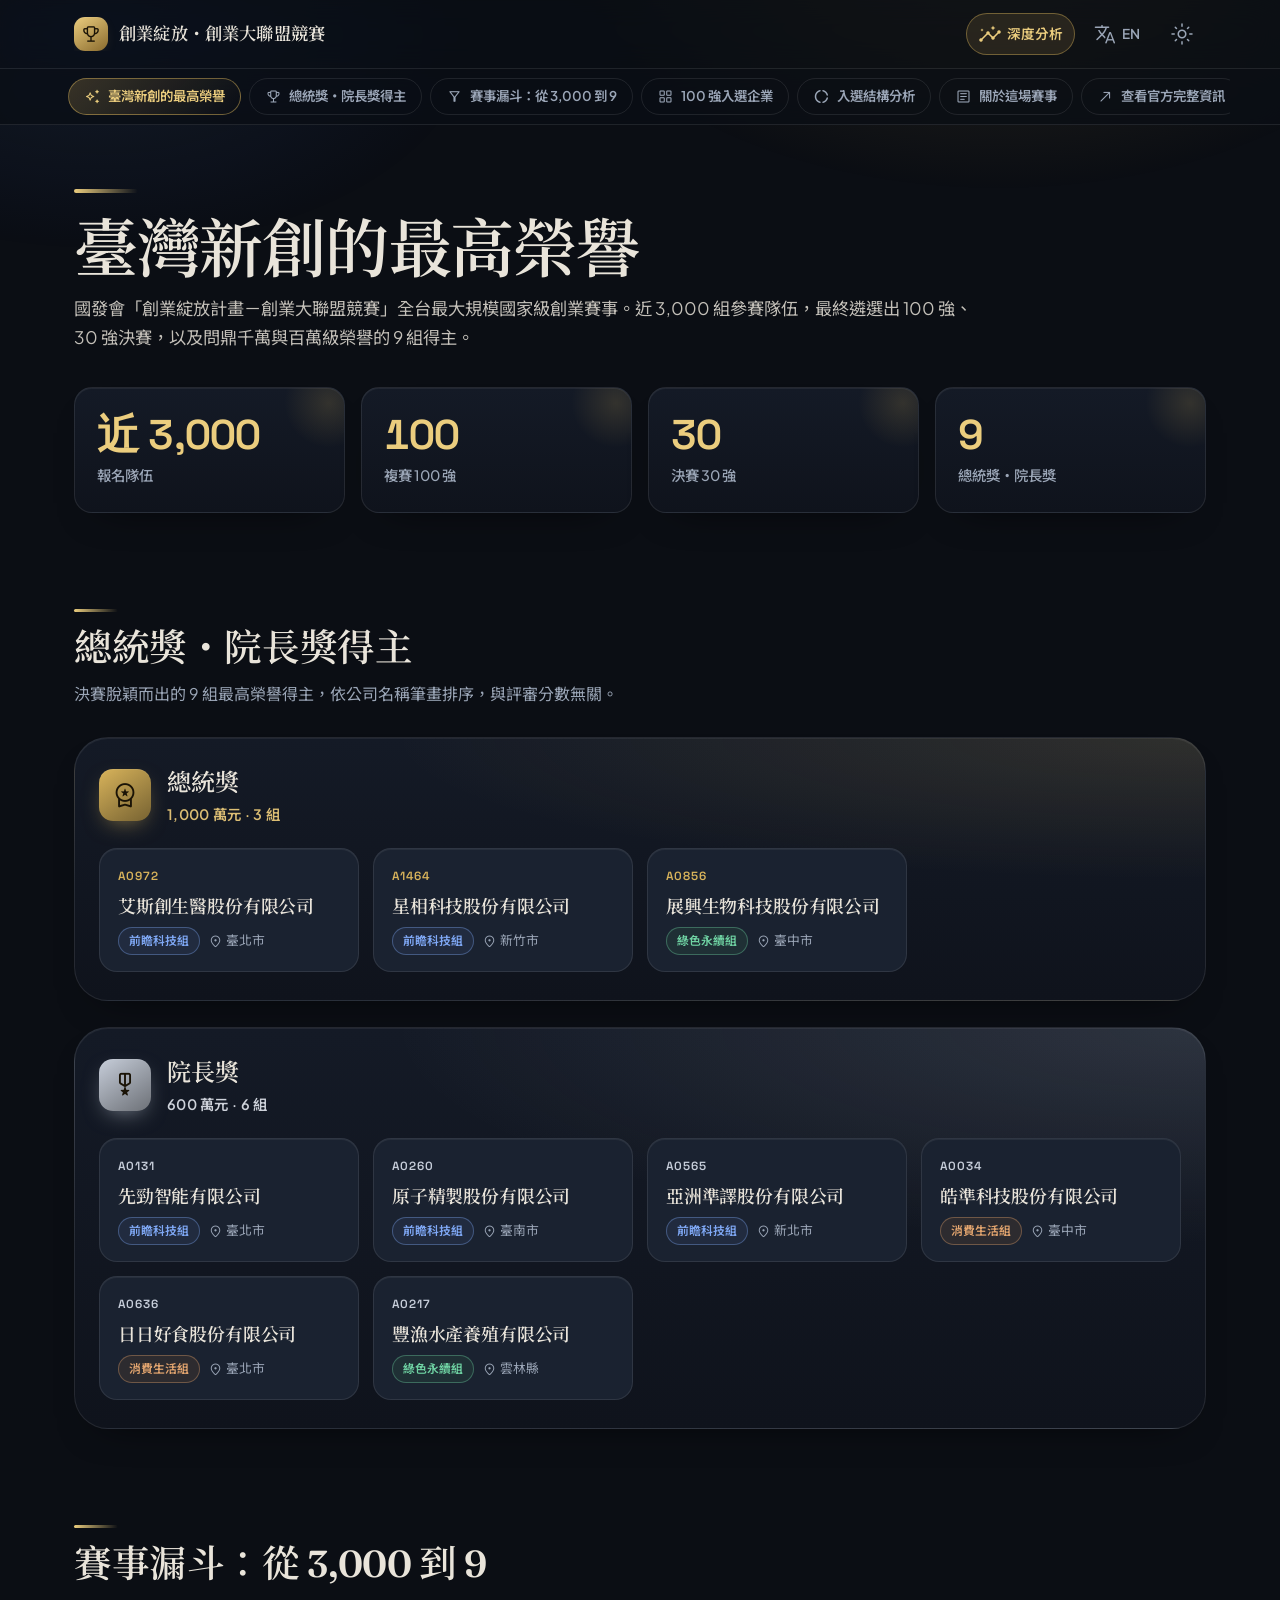
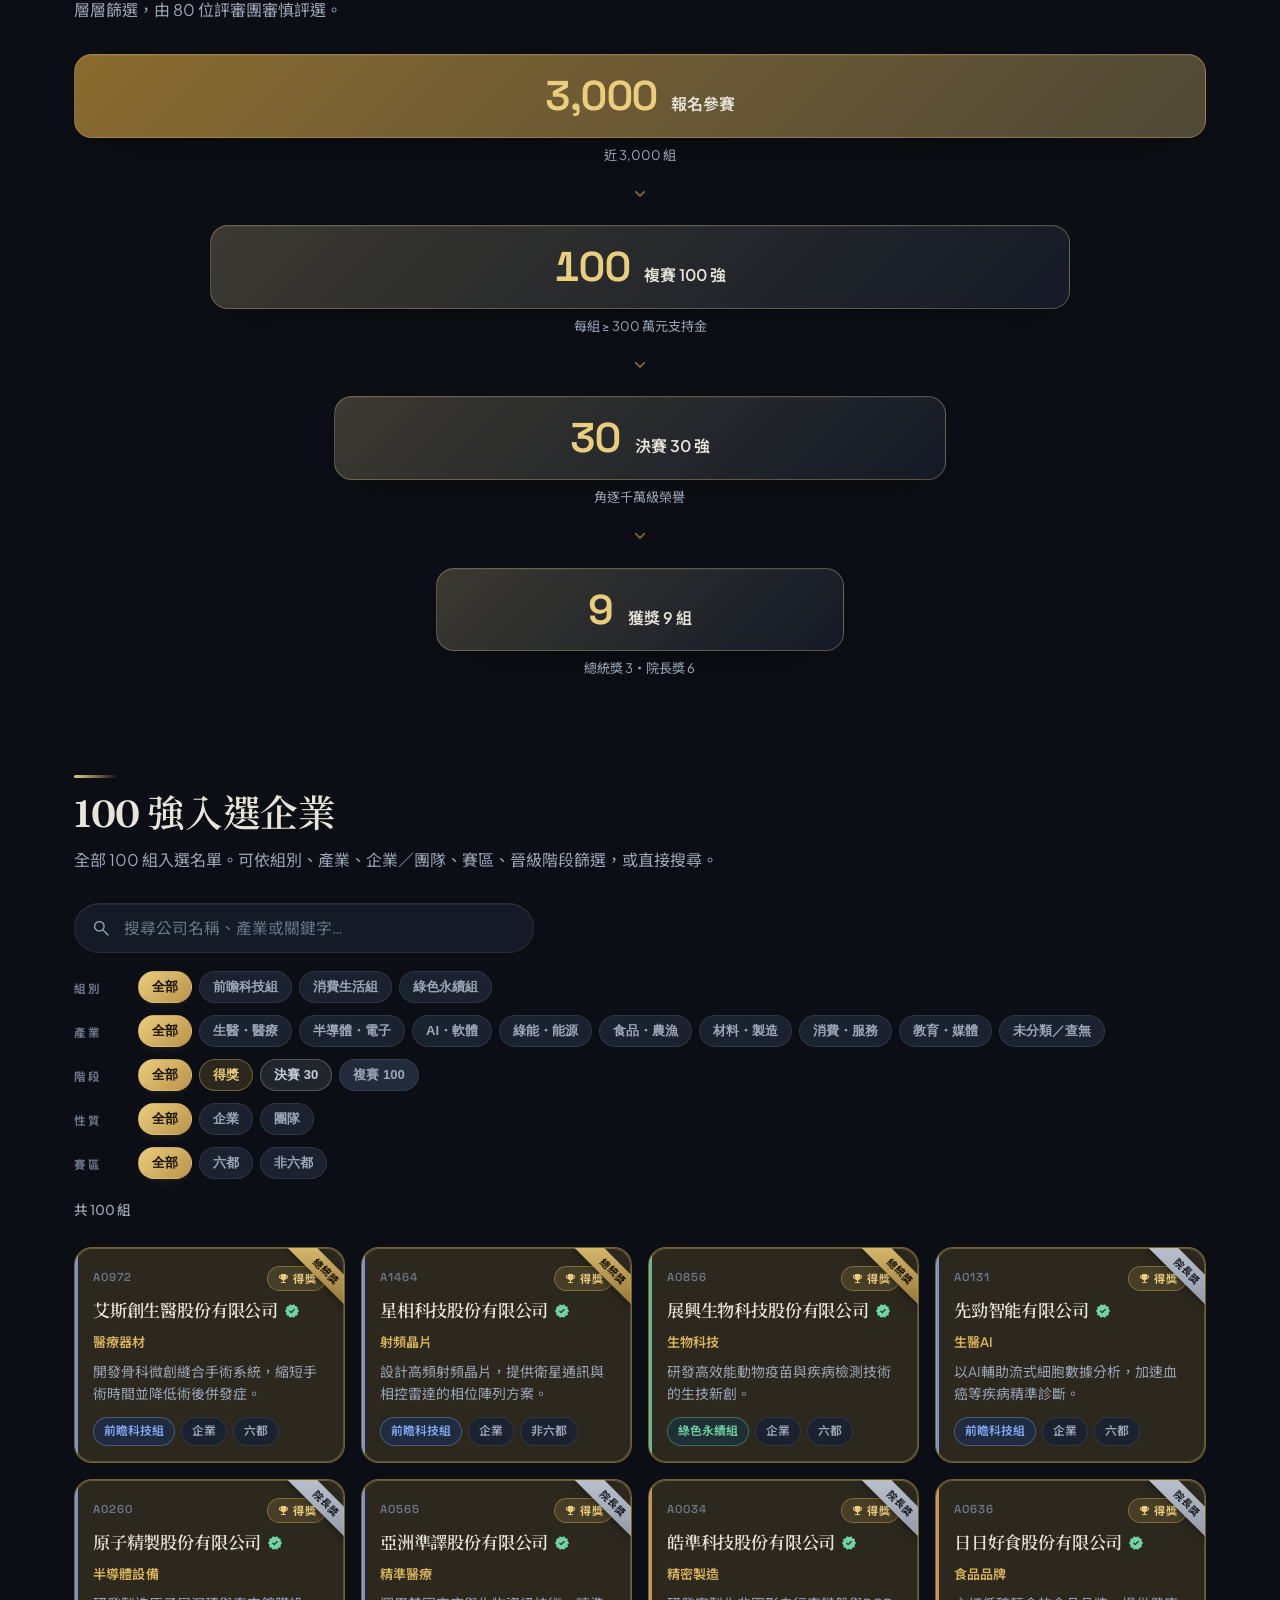
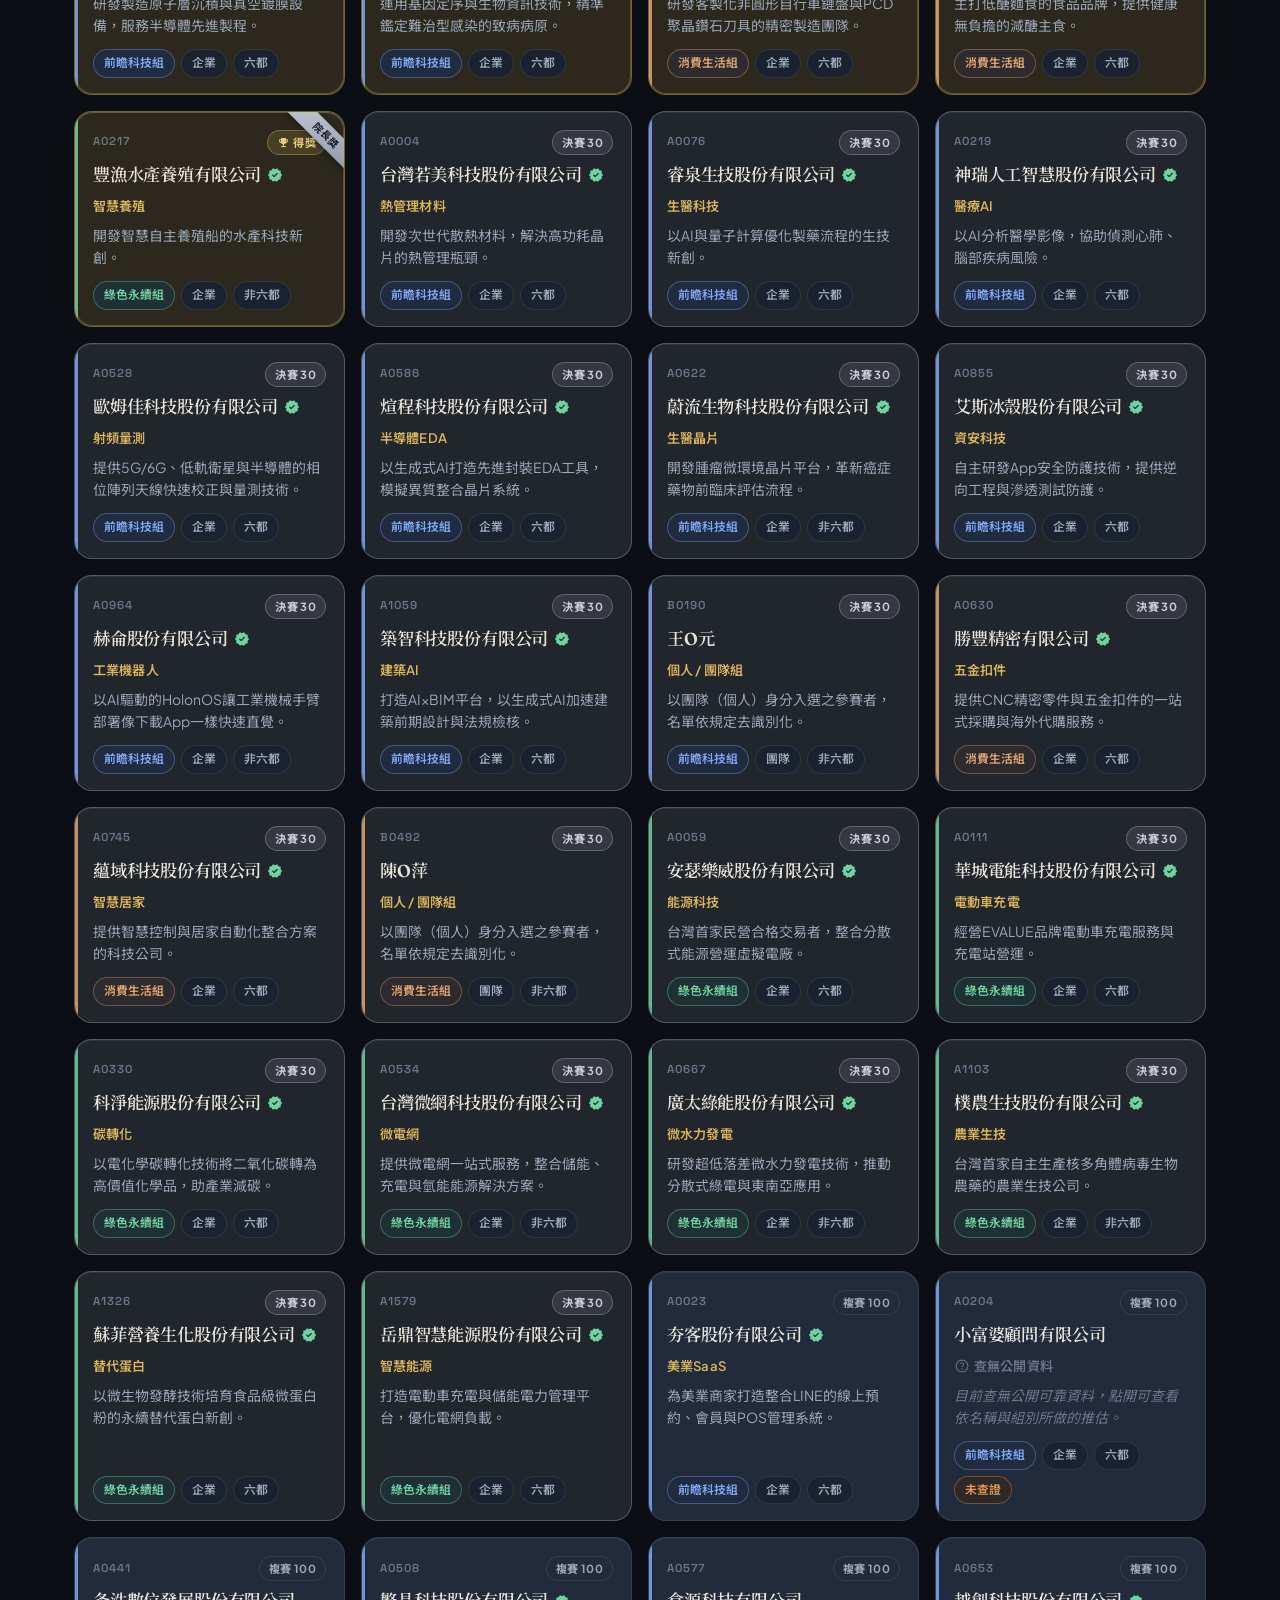
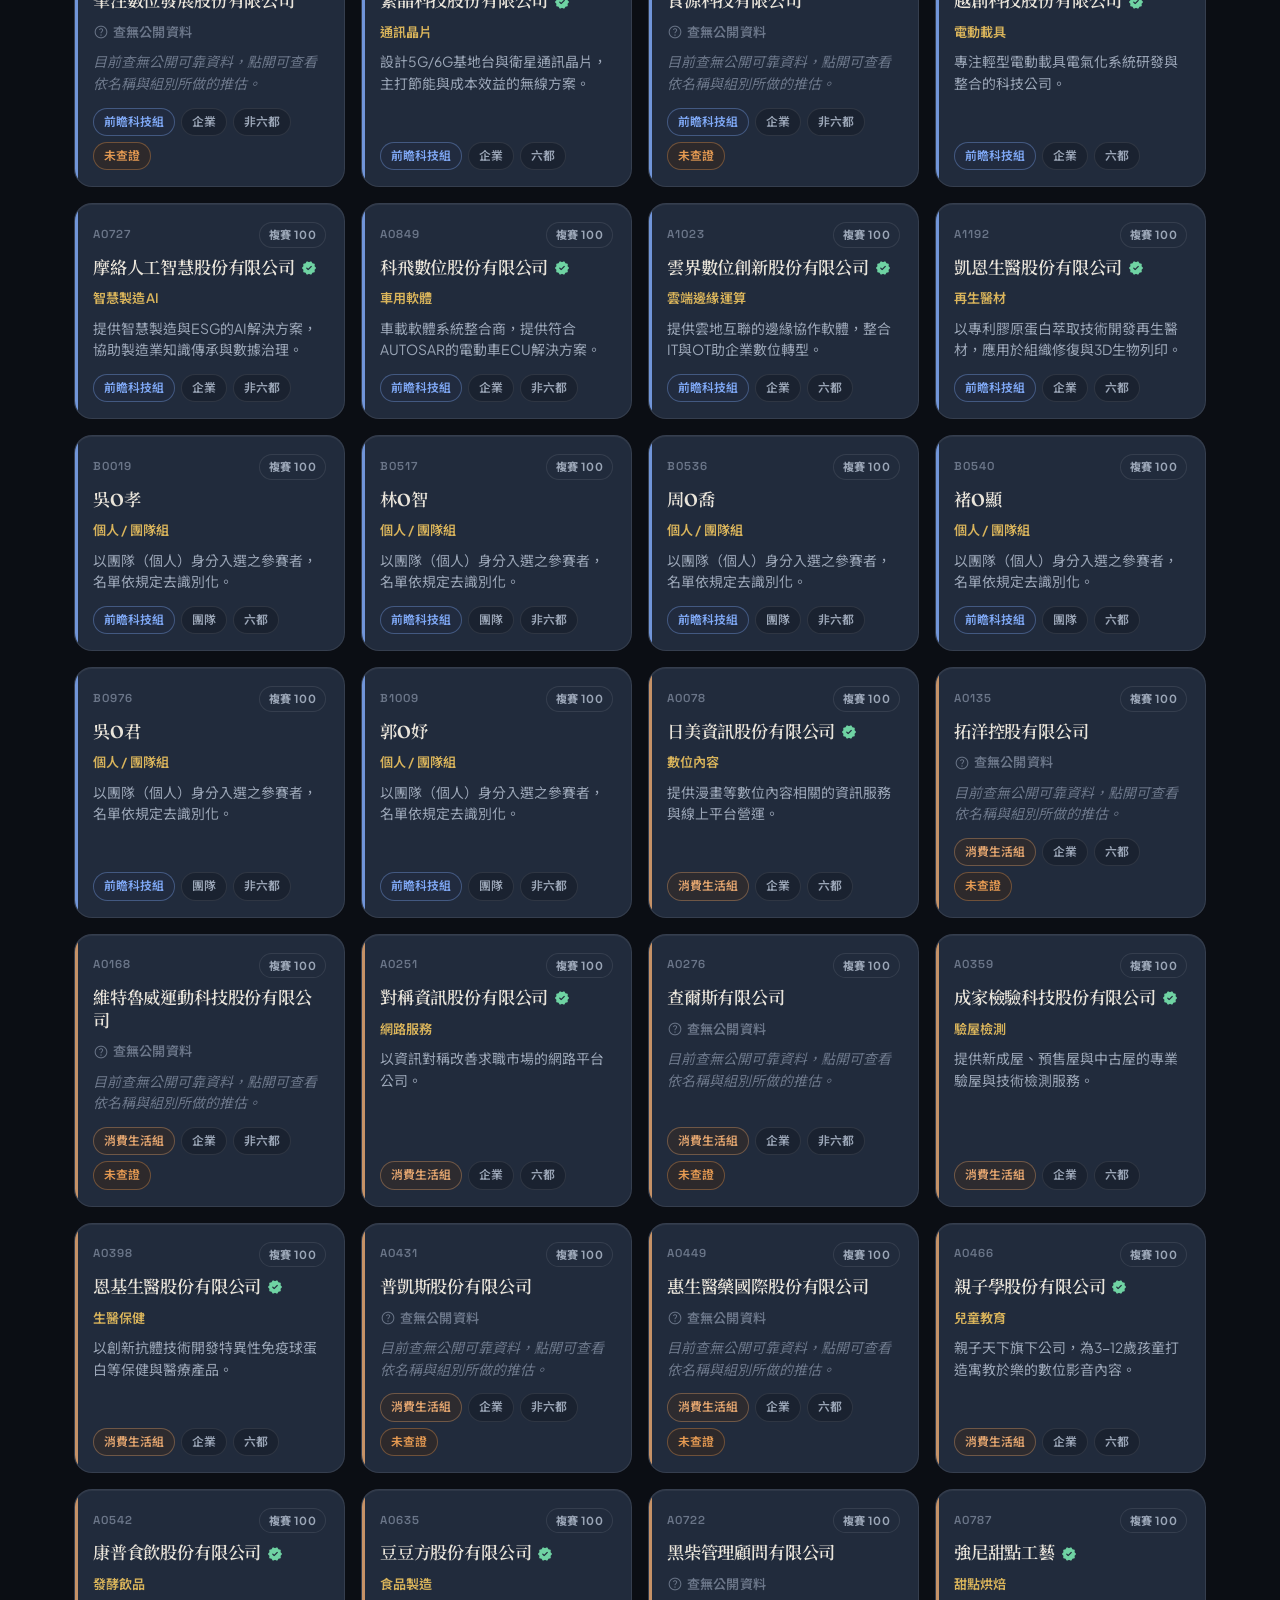
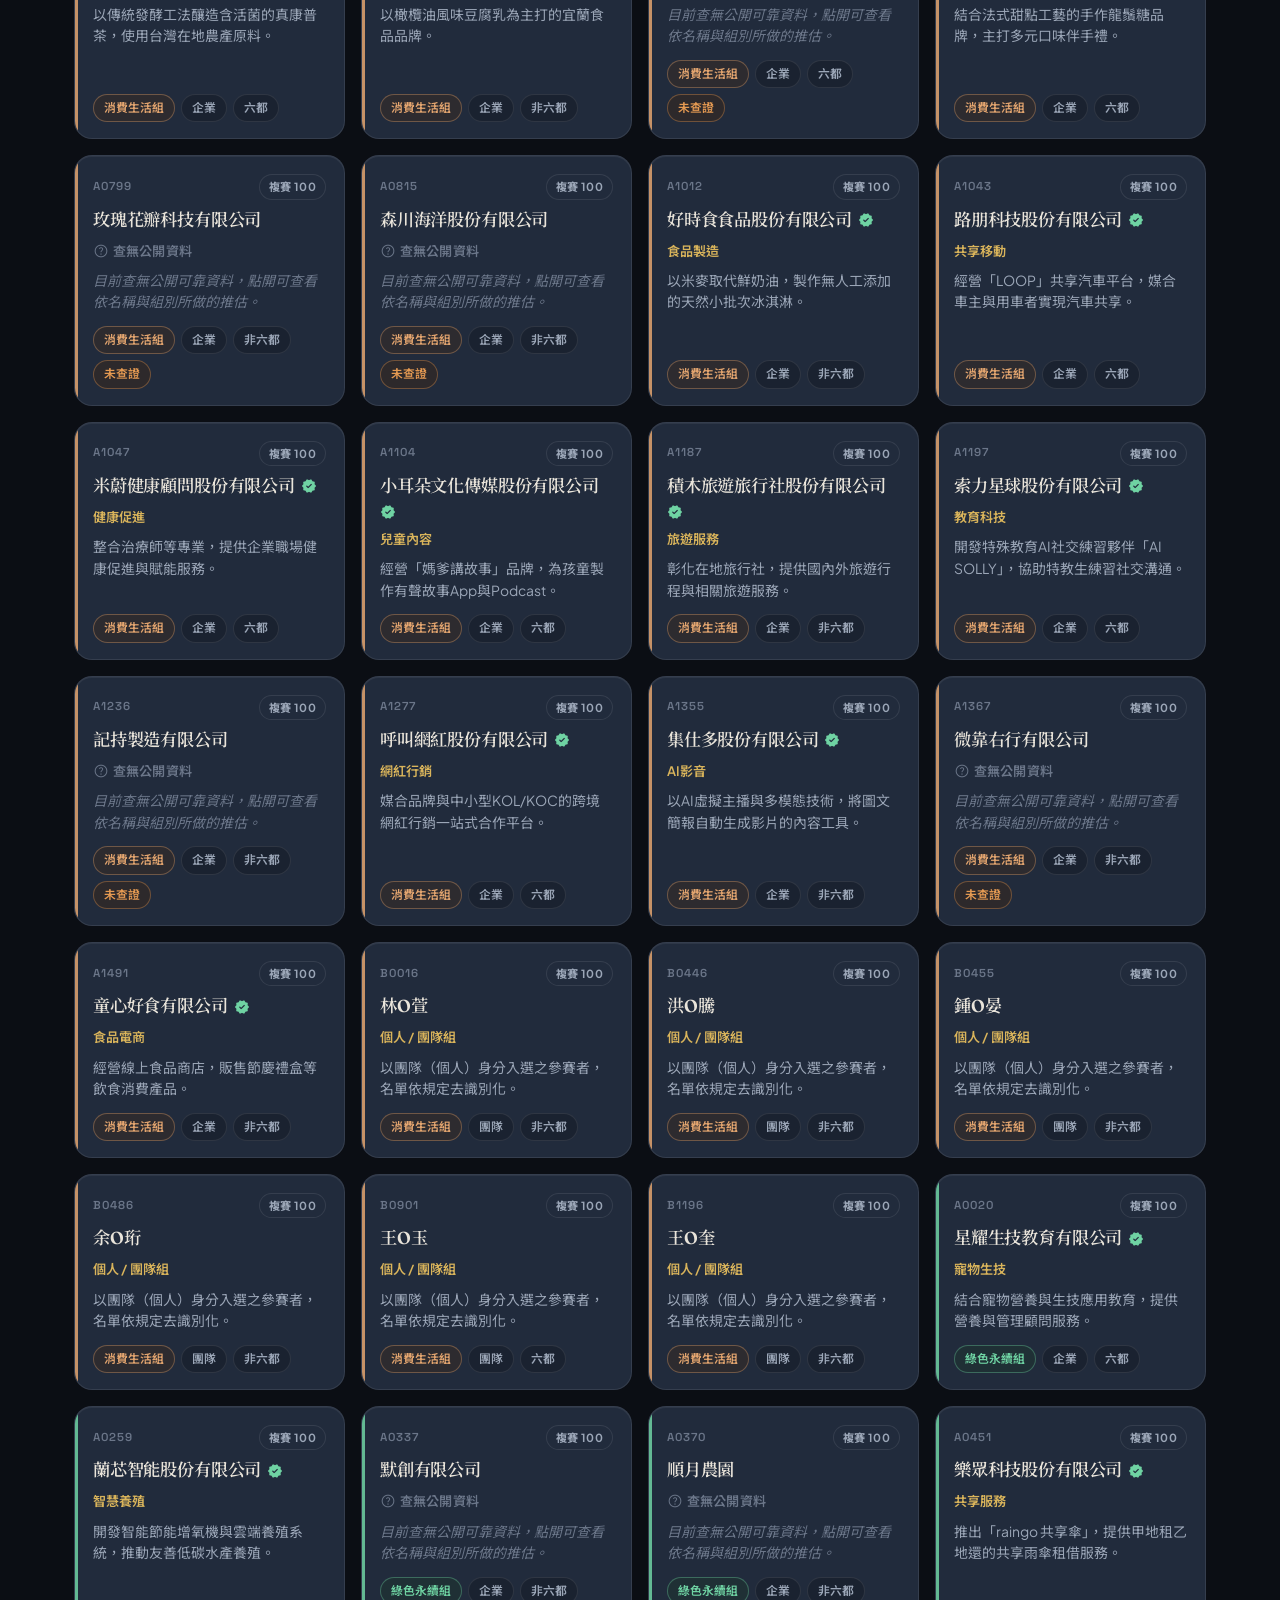
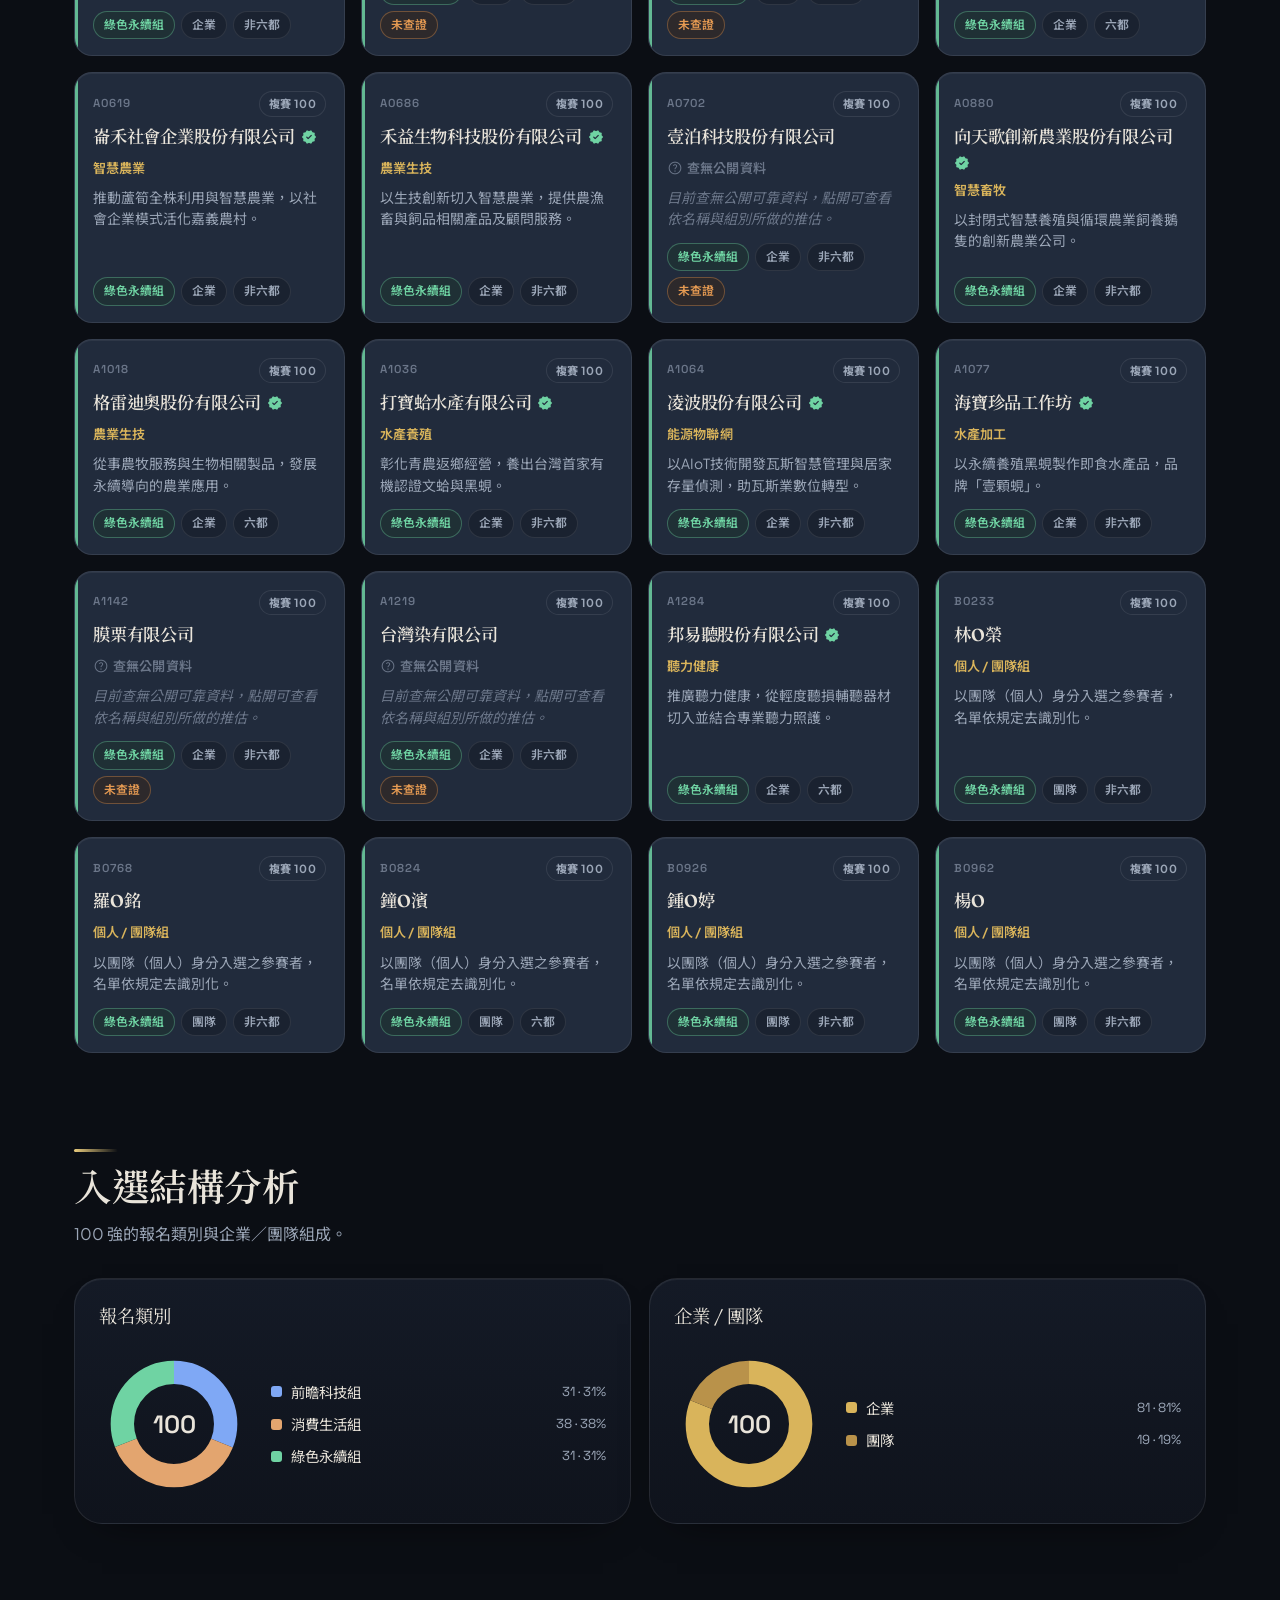
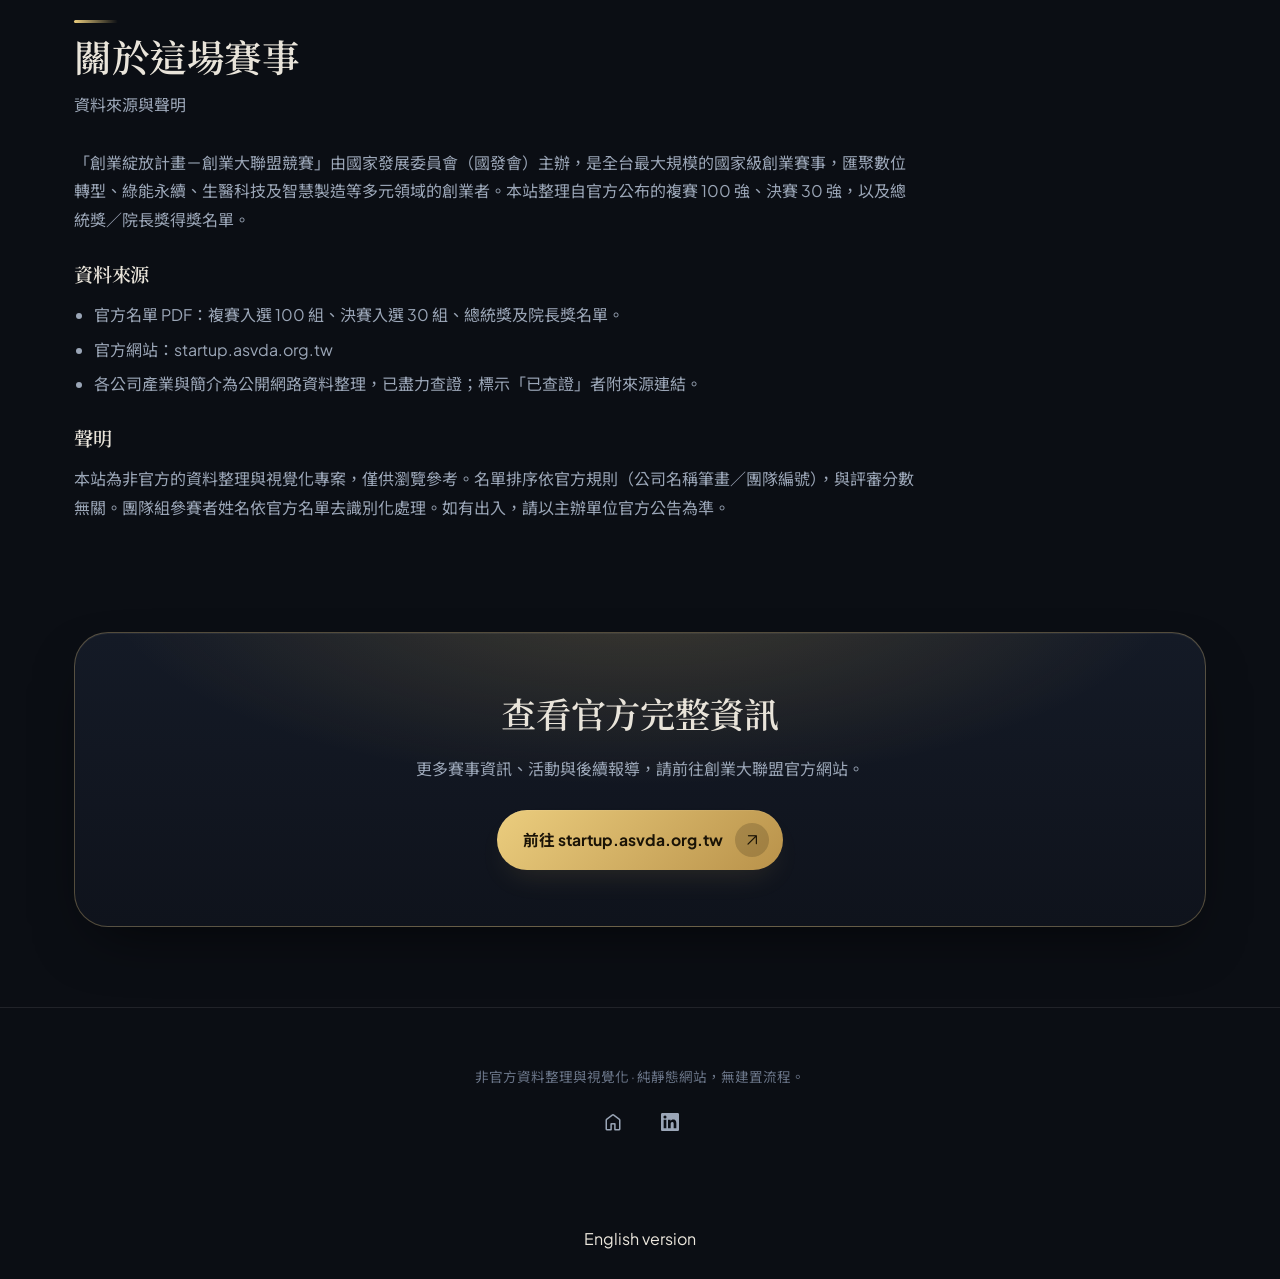
<file: index.html>
<!DOCTYPE html>
<html lang="zh-Hant" data-theme="dark">
<head>
  <!-- ==== Google Analytics 4 (Measurement ID: G-B7RN36NKZJ) ==== -->
  <script async src="https://www.googletagmanager.com/gtag/js?id=G-B7RN36NKZJ"></script>
  <script>
    window.dataLayer = window.dataLayer || [];
    function gtag(){ dataLayer.push(arguments); }
    gtag('js', new Date());
    gtag('config', 'G-B7RN36NKZJ');
  </script>

  <meta charset="UTF-8" />
  <meta name="viewport" content="width=device-width, initial-scale=1.0, viewport-fit=cover" />

  <!-- ==== Primary meta ==== -->
  <title>創業綻放・創業大聯盟競賽 — 100 強入選企業與得獎名單</title>
  <meta name="description" content="國發會「創業綻放計畫－創業大聯盟競賽」100 強入選企業、30 強決賽、總統獎與院長獎得主一覽。可依組別、企業／團隊、賽區、晉級階段篩選與搜尋的互動式名單（非官方整理）。" />
  <link rel="canonical" href="https://startup-asvda-org.peteraim.com/" />
  <link rel="alternate" hreflang="zh-Hant" href="https://startup-asvda-org.peteraim.com/" />
  <link rel="alternate" hreflang="en" href="https://startup-asvda-org.peteraim.com/en/" />
  <link rel="alternate" hreflang="x-default" href="https://startup-asvda-org.peteraim.com/" />
  <meta name="theme-color" content="#0B0E14" />

  <!-- ==== Open Graph ==== -->
  <meta property="og:type" content="website" />
  <meta property="og:title" content="創業綻放・創業大聯盟競賽 — 100 強入選企業與得獎名單" />
  <meta property="og:description" content="近 3,000 組參賽，100 強、30 強決賽，9 組總統獎／院長獎得主。互動式入選名單（非官方整理）。" />
  <meta property="og:url" content="https://startup-asvda-org.peteraim.com/" />
  <meta property="og:image" content="https://startup-asvda-org.peteraim.com/assets/og-image.png" />
  <meta property="og:locale" content="zh_TW" />

  <!-- ==== Twitter ==== -->
  <meta name="twitter:card" content="summary_large_image" />
  <meta name="twitter:title" content="創業綻放・創業大聯盟競賽 — 100 強入選企業與得獎名單" />
  <meta name="twitter:description" content="近 3,000 組參賽，100 強、30 強決賽，9 組總統獎／院長獎得主。互動式入選名單（非官方整理）。" />
  <meta name="twitter:image" content="https://startup-asvda-org.peteraim.com/assets/og-image.png" />

  <!-- ==== JSON-LD structured data ==== -->
  <script type="application/ld+json">
  {
    "@context": "https://schema.org",
    "@type": "WebSite",
    "name": "創業綻放・創業大聯盟競賽 入選名單",
    "description": "國發會「創業綻放計畫－創業大聯盟競賽」100 強、30 強決賽與總統獎／院長獎得主的互動式整理（非官方）。",
    "url": "https://startup-asvda-org.peteraim.com/",
    "inLanguage": ["zh-Hant"]
  }
  </script>

  <!-- ==== Fonts + icons (CDN, no local files) ==== -->
  <link rel="preconnect" href="https://fonts.googleapis.com" />
  <link rel="preconnect" href="https://fonts.gstatic.com" crossorigin />
  <link href="https://fonts.googleapis.com/css2?family=Fraunces:opsz,wght@9..144,400..600&family=Plus+Jakarta+Sans:wght@400;500;600;700&family=Space+Grotesk:wght@500;600;700&family=Noto+Serif+TC:wght@500;600;700&family=Noto+Sans+TC:wght@400;500;700&display=swap" rel="stylesheet" />
  <link href="https://fonts.googleapis.com/css2?family=Material+Symbols+Rounded:opsz,wght,FILL,GRAD@24,300,0,0&display=swap" rel="stylesheet" />

  <link rel="stylesheet" href="assets/styles.css" />
  <meta property="og:image:width" content="2400">
  <meta property="og:image:height" content="1260">
</head>
<body>
  <!-- ==== App bar ==== -->
  <header class="appbar">
    <div class="appbar__inner">
      <a class="brand" href="#top">
        <span class="material-symbols-rounded brand__logo">emoji_events</span>
        <span class="brand__name" id="brandName">創業綻放・創業大聯盟競賽</span>
      </a>

      <div class="appbar__actions">
        <a class="icon-btn appbar__analysis" id="analysisLink" href="analysis/"
           title="Deep analysis / 深度分析">
          <span class="material-symbols-rounded">insights</span>
          <span class="icon-btn__txt" id="analysisLabel">深度分析</span>
        </a>
        <a class="icon-btn" id="langToggle" href="/en/" hreflang="en" lang="en"
           rel="alternate" title="English version" aria-label="Read this page in English">
          <span class="material-symbols-rounded">translate</span>
          <span class="icon-btn__txt">EN</span>
        </a>

        <button class="icon-btn" id="themeToggle" type="button"
                title="Theme" aria-label="Toggle theme / 切換主題">
          <span class="material-symbols-rounded" id="themeIcon">light_mode</span>
        </button>
      </div>
    </div>
  </header>

  <!-- ==== Sticky section nav (auto-generated anchor pills + scrollspy) ==== -->
  <nav class="sectionnav" id="sectionNav" aria-label="Section navigation">
    <div class="sectionnav__inner" id="sectionNavInner"></div>
  </nav>

  <span id="top"></span>

  <!-- ==== Composite sections (rendered in order from SITE_SECTIONS) ==== -->
  <main id="sections" aria-live="polite">
<section class="section section--hero" id="hero" aria-labelledby="hero-heading"><header class="section-head"><h2 id="hero-heading">臺灣新創的最高榮譽</h2><p class="section-head__sub">國發會「創業綻放計畫－創業大聯盟競賽」全台最大規模國家級創業賽事。近 3,000 組參賽隊伍，最終遴選出 100 強、30 強決賽，以及問鼎千萬與百萬級榮譽的 9 組得主。</p></header><div class="hero__stats"><div class="hero__stat" data-item=""><b class="hero__stat-value" data-count="3000" data-prefix="近 ">近 3,000</b><span class="hero__stat-label">報名隊伍</span></div><div class="hero__stat" data-item=""><b class="hero__stat-value" data-count="100" data-prefix="">100</b><span class="hero__stat-label">複賽 100 強</span></div><div class="hero__stat" data-item=""><b class="hero__stat-value" data-count="30" data-prefix="">30</b><span class="hero__stat-label">決賽 30 強</span></div><div class="hero__stat" data-item=""><b class="hero__stat-value" data-count="9" data-prefix="">9</b><span class="hero__stat-label">總統獎・院長獎</span></div></div></section><section class="section section--awards" id="awards" aria-labelledby="awards-heading"><header class="section-head"><h2 id="awards-heading">總統獎・院長獎得主</h2><p class="section-head__sub">決賽脫穎而出的 9 組最高榮譽得主，依公司名稱筆畫排序，與評審分數無關。</p></header><div class="awards"><div class="award-group award-group--president"><div class="award-group__head"><span class="material-symbols-rounded award-group__crown" aria-hidden="true">workspace_premium</span><div class="award-group__heads"><h3 class="award-group__title">總統獎</h3><span class="award-group__prize">1,000 萬元 · 3 組</span></div></div><div class="award-group__grid"><article class="award-card" tabindex="0" role="button" data-item="" data-slug="a0972" aria-label="艾斯創生醫股份有限公司"><span class="award-card__id">A0972</span><h4 class="award-card__name">艾斯創生醫股份有限公司</h4><div class="award-card__meta"><span class="mchip chip--cat cat--frontier-tech">前瞻科技組</span><span class="award-card__city"><span class="material-symbols-rounded" aria-hidden="true">location_on</span>臺北市</span></div></article><article class="award-card" tabindex="0" role="button" data-item="" data-slug="a1464" aria-label="星相科技股份有限公司"><span class="award-card__id">A1464</span><h4 class="award-card__name">星相科技股份有限公司</h4><div class="award-card__meta"><span class="mchip chip--cat cat--frontier-tech">前瞻科技組</span><span class="award-card__city"><span class="material-symbols-rounded" aria-hidden="true">location_on</span>新竹市</span></div></article><article class="award-card" tabindex="0" role="button" data-item="" data-slug="a0856" aria-label="展興生物科技股份有限公司"><span class="award-card__id">A0856</span><h4 class="award-card__name">展興生物科技股份有限公司</h4><div class="award-card__meta"><span class="mchip chip--cat cat--green-sustain">綠色永續組</span><span class="award-card__city"><span class="material-symbols-rounded" aria-hidden="true">location_on</span>臺中市</span></div></article></div></div><div class="award-group award-group--premier"><div class="award-group__head"><span class="material-symbols-rounded award-group__crown" aria-hidden="true">military_tech</span><div class="award-group__heads"><h3 class="award-group__title">院長獎</h3><span class="award-group__prize">600 萬元 · 6 組</span></div></div><div class="award-group__grid"><article class="award-card" tabindex="0" role="button" data-item="" data-slug="a0131" aria-label="先勁智能有限公司"><span class="award-card__id">A0131</span><h4 class="award-card__name">先勁智能有限公司</h4><div class="award-card__meta"><span class="mchip chip--cat cat--frontier-tech">前瞻科技組</span><span class="award-card__city"><span class="material-symbols-rounded" aria-hidden="true">location_on</span>臺北市</span></div></article><article class="award-card" tabindex="0" role="button" data-item="" data-slug="a0260" aria-label="原子精製股份有限公司"><span class="award-card__id">A0260</span><h4 class="award-card__name">原子精製股份有限公司</h4><div class="award-card__meta"><span class="mchip chip--cat cat--frontier-tech">前瞻科技組</span><span class="award-card__city"><span class="material-symbols-rounded" aria-hidden="true">location_on</span>臺南市</span></div></article><article class="award-card" tabindex="0" role="button" data-item="" data-slug="a0565" aria-label="亞洲準譯股份有限公司"><span class="award-card__id">A0565</span><h4 class="award-card__name">亞洲準譯股份有限公司</h4><div class="award-card__meta"><span class="mchip chip--cat cat--frontier-tech">前瞻科技組</span><span class="award-card__city"><span class="material-symbols-rounded" aria-hidden="true">location_on</span>新北市</span></div></article><article class="award-card" tabindex="0" role="button" data-item="" data-slug="a0034" aria-label="皓準科技股份有限公司"><span class="award-card__id">A0034</span><h4 class="award-card__name">皓準科技股份有限公司</h4><div class="award-card__meta"><span class="mchip chip--cat cat--consumer-life">消費生活組</span><span class="award-card__city"><span class="material-symbols-rounded" aria-hidden="true">location_on</span>臺中市</span></div></article><article class="award-card" tabindex="0" role="button" data-item="" data-slug="a0636" aria-label="日日好食股份有限公司"><span class="award-card__id">A0636</span><h4 class="award-card__name">日日好食股份有限公司</h4><div class="award-card__meta"><span class="mchip chip--cat cat--consumer-life">消費生活組</span><span class="award-card__city"><span class="material-symbols-rounded" aria-hidden="true">location_on</span>臺北市</span></div></article><article class="award-card" tabindex="0" role="button" data-item="" data-slug="a0217" aria-label="豐漁水產養殖有限公司"><span class="award-card__id">A0217</span><h4 class="award-card__name">豐漁水產養殖有限公司</h4><div class="award-card__meta"><span class="mchip chip--cat cat--green-sustain">綠色永續組</span><span class="award-card__city"><span class="material-symbols-rounded" aria-hidden="true">location_on</span>雲林縣</span></div></article></div></div></div></section><section class="section section--funnel" id="funnel" aria-labelledby="funnel-heading"><header class="section-head"><h2 id="funnel-heading">賽事漏斗：從 3,000 到 9</h2><p class="section-head__sub">層層篩選，由 80 位評審團審慎評選。</p></header><ol class="funnel"><li class="funnel__row" data-item="" style="--w:100%"><div class="funnel__bar"><b class="funnel__value">3,000</b><span class="funnel__label">報名參賽</span></div><span class="funnel__note">近 3,000 組</span></li><li class="funnel__row" data-item="" style="--w:76%"><div class="funnel__bar"><b class="funnel__value">100</b><span class="funnel__label">複賽 100 強</span></div><span class="funnel__note">每組 ≥ 300 萬元支持金</span></li><li class="funnel__row" data-item="" style="--w:54%"><div class="funnel__bar"><b class="funnel__value">30</b><span class="funnel__label">決賽 30 強</span></div><span class="funnel__note">角逐千萬級榮譽</span></li><li class="funnel__row" data-item="" style="--w:36%"><div class="funnel__bar"><b class="funnel__value">9</b><span class="funnel__label">獲獎 9 組</span></div><span class="funnel__note">總統獎 3・院長獎 6</span></li></ol></section><section class="section section--gallery" id="companies" aria-labelledby="companies-heading"><header class="section-head"><h2 id="companies-heading">100 強入選企業</h2><p class="section-head__sub">全部 100 組入選名單。可依組別、產業、企業／團隊、賽區、晉級階段篩選，或直接搜尋。</p></header><div class="gallery-controls"><div class="search"><span class="material-symbols-rounded" aria-hidden="true">search</span><input id="gallerySearch" type="search" autocomplete="off" value="" placeholder="搜尋公司名稱、產業或關鍵字…" aria-label="搜尋公司名稱、產業或關鍵字…"><button class="search__clear" id="galleryClear" type="button" aria-label="清除" style="display: none;"><span class="material-symbols-rounded">close</span></button></div><div class="filters"><div class="filter-axis"><span class="filter-axis__label">組別</span><div class="filter-axis__chips"><button class="chip filter-chip  is-active" type="button" data-axis="category" data-val="all" aria-pressed="true">全部</button><button class="chip filter-chip cat--frontier-tech" type="button" data-axis="category" data-val="frontier-tech" aria-pressed="false">前瞻科技組</button><button class="chip filter-chip cat--consumer-life" type="button" data-axis="category" data-val="consumer-life" aria-pressed="false">消費生活組</button><button class="chip filter-chip cat--green-sustain" type="button" data-axis="category" data-val="green-sustain" aria-pressed="false">綠色永續組</button></div></div><div class="filter-axis"><span class="filter-axis__label">產業</span><div class="filter-axis__chips"><button class="chip filter-chip  is-active" type="button" data-axis="industry" data-val="all" aria-pressed="true">全部</button><button class="chip filter-chip ind--biomed" type="button" data-axis="industry" data-val="biomed" aria-pressed="false">生醫・醫療</button><button class="chip filter-chip ind--semicon" type="button" data-axis="industry" data-val="semicon" aria-pressed="false">半導體・電子</button><button class="chip filter-chip ind--ai-soft" type="button" data-axis="industry" data-val="ai-soft" aria-pressed="false">AI・軟體</button><button class="chip filter-chip ind--energy" type="button" data-axis="industry" data-val="energy" aria-pressed="false">綠能・能源</button><button class="chip filter-chip ind--food-agri" type="button" data-axis="industry" data-val="food-agri" aria-pressed="false">食品・農漁</button><button class="chip filter-chip ind--material-mfg" type="button" data-axis="industry" data-val="material-mfg" aria-pressed="false">材料・製造</button><button class="chip filter-chip ind--consumer" type="button" data-axis="industry" data-val="consumer" aria-pressed="false">消費・服務</button><button class="chip filter-chip ind--edu-media" type="button" data-axis="industry" data-val="edu-media" aria-pressed="false">教育・媒體</button><button class="chip filter-chip ind--unknown" type="button" data-axis="industry" data-val="unknown" aria-pressed="false">未分類／查無</button></div></div><div class="filter-axis"><span class="filter-axis__label">階段</span><div class="filter-axis__chips"><button class="chip filter-chip  is-active" type="button" data-axis="stage" data-val="all" aria-pressed="true">全部</button><button class="chip filter-chip stage--winner" type="button" data-axis="stage" data-val="winner" aria-pressed="false">得獎</button><button class="chip filter-chip stage--final" type="button" data-axis="stage" data-val="final" aria-pressed="false">決賽 30</button><button class="chip filter-chip stage--semi" type="button" data-axis="stage" data-val="semi" aria-pressed="false">複賽 100</button></div></div><div class="filter-axis"><span class="filter-axis__label">性質</span><div class="filter-axis__chips"><button class="chip filter-chip  is-active" type="button" data-axis="type" data-val="all" aria-pressed="true">全部</button><button class="chip filter-chip " type="button" data-axis="type" data-val="company" aria-pressed="false">企業</button><button class="chip filter-chip " type="button" data-axis="type" data-val="team" aria-pressed="false">團隊</button></div></div><div class="filter-axis"><span class="filter-axis__label">賽區</span><div class="filter-axis__chips"><button class="chip filter-chip  is-active" type="button" data-axis="region" data-val="all" aria-pressed="true">全部</button><button class="chip filter-chip " type="button" data-axis="region" data-val="metro" aria-pressed="false">六都</button><button class="chip filter-chip " type="button" data-axis="region" data-val="non-metro" aria-pressed="false">非六都</button></div></div></div><p class="result-count" id="resultCount" aria-live="polite">共 100 組</p></div><div class="grid" id="galleryGrid"><article class="ccard card stage--winner" tabindex="0" role="button" data-item="" data-slug="a0972" aria-label="艾斯創生醫股份有限公司"><span class="ccard__ribbon ribbon--president">總統獎</span><div class="ccard__top"><span class="ccard__id">A0972</span><span class="stage-badge stage--winner"><span class="material-symbols-rounded" aria-hidden="true">emoji_events</span>得獎</span></div><h3 class="ccard__name">艾斯創生醫股份有限公司<span class="ccard__verified" title="已查證"><span class="material-symbols-rounded" aria-hidden="true">verified</span></span></h3><p class="ccard__industry">醫療器材</p><p class="ccard__summary">開發骨科微創縫合手術系統，縮短手術時間並降低術後併發症。</p><div class="ccard__chips"><span class="mchip chip--cat cat--frontier-tech">前瞻科技組</span><span class="mchip">企業</span><span class="mchip">六都</span></div></article><article class="ccard card stage--winner" tabindex="0" role="button" data-item="" data-slug="a1464" aria-label="星相科技股份有限公司"><span class="ccard__ribbon ribbon--president">總統獎</span><div class="ccard__top"><span class="ccard__id">A1464</span><span class="stage-badge stage--winner"><span class="material-symbols-rounded" aria-hidden="true">emoji_events</span>得獎</span></div><h3 class="ccard__name">星相科技股份有限公司<span class="ccard__verified" title="已查證"><span class="material-symbols-rounded" aria-hidden="true">verified</span></span></h3><p class="ccard__industry">射頻晶片</p><p class="ccard__summary">設計高頻射頻晶片，提供衛星通訊與相控雷達的相位陣列方案。</p><div class="ccard__chips"><span class="mchip chip--cat cat--frontier-tech">前瞻科技組</span><span class="mchip">企業</span><span class="mchip">非六都</span></div></article><article class="ccard card stage--winner" tabindex="0" role="button" data-item="" data-slug="a0856" aria-label="展興生物科技股份有限公司"><span class="ccard__ribbon ribbon--president">總統獎</span><div class="ccard__top"><span class="ccard__id">A0856</span><span class="stage-badge stage--winner"><span class="material-symbols-rounded" aria-hidden="true">emoji_events</span>得獎</span></div><h3 class="ccard__name">展興生物科技股份有限公司<span class="ccard__verified" title="已查證"><span class="material-symbols-rounded" aria-hidden="true">verified</span></span></h3><p class="ccard__industry">生物科技</p><p class="ccard__summary">研發高效能動物疫苗與疾病檢測技術的生技新創。</p><div class="ccard__chips"><span class="mchip chip--cat cat--green-sustain">綠色永續組</span><span class="mchip">企業</span><span class="mchip">六都</span></div></article><article class="ccard card stage--winner" tabindex="0" role="button" data-item="" data-slug="a0131" aria-label="先勁智能有限公司"><span class="ccard__ribbon ribbon--premier">院長獎</span><div class="ccard__top"><span class="ccard__id">A0131</span><span class="stage-badge stage--winner"><span class="material-symbols-rounded" aria-hidden="true">emoji_events</span>得獎</span></div><h3 class="ccard__name">先勁智能有限公司<span class="ccard__verified" title="已查證"><span class="material-symbols-rounded" aria-hidden="true">verified</span></span></h3><p class="ccard__industry">生醫AI</p><p class="ccard__summary">以AI輔助流式細胞數據分析，加速血癌等疾病精準診斷。</p><div class="ccard__chips"><span class="mchip chip--cat cat--frontier-tech">前瞻科技組</span><span class="mchip">企業</span><span class="mchip">六都</span></div></article><article class="ccard card stage--winner" tabindex="0" role="button" data-item="" data-slug="a0260" aria-label="原子精製股份有限公司"><span class="ccard__ribbon ribbon--premier">院長獎</span><div class="ccard__top"><span class="ccard__id">A0260</span><span class="stage-badge stage--winner"><span class="material-symbols-rounded" aria-hidden="true">emoji_events</span>得獎</span></div><h3 class="ccard__name">原子精製股份有限公司<span class="ccard__verified" title="已查證"><span class="material-symbols-rounded" aria-hidden="true">verified</span></span></h3><p class="ccard__industry">半導體設備</p><p class="ccard__summary">研發製造原子層沉積與真空鍍膜設備，服務半導體先進製程。</p><div class="ccard__chips"><span class="mchip chip--cat cat--frontier-tech">前瞻科技組</span><span class="mchip">企業</span><span class="mchip">六都</span></div></article><article class="ccard card stage--winner" tabindex="0" role="button" data-item="" data-slug="a0565" aria-label="亞洲準譯股份有限公司"><span class="ccard__ribbon ribbon--premier">院長獎</span><div class="ccard__top"><span class="ccard__id">A0565</span><span class="stage-badge stage--winner"><span class="material-symbols-rounded" aria-hidden="true">emoji_events</span>得獎</span></div><h3 class="ccard__name">亞洲準譯股份有限公司<span class="ccard__verified" title="已查證"><span class="material-symbols-rounded" aria-hidden="true">verified</span></span></h3><p class="ccard__industry">精準醫療</p><p class="ccard__summary">運用基因定序與生物資訊技術，精準鑑定難治型感染的致病病原。</p><div class="ccard__chips"><span class="mchip chip--cat cat--frontier-tech">前瞻科技組</span><span class="mchip">企業</span><span class="mchip">六都</span></div></article><article class="ccard card stage--winner" tabindex="0" role="button" data-item="" data-slug="a0034" aria-label="皓準科技股份有限公司"><span class="ccard__ribbon ribbon--premier">院長獎</span><div class="ccard__top"><span class="ccard__id">A0034</span><span class="stage-badge stage--winner"><span class="material-symbols-rounded" aria-hidden="true">emoji_events</span>得獎</span></div><h3 class="ccard__name">皓準科技股份有限公司<span class="ccard__verified" title="已查證"><span class="material-symbols-rounded" aria-hidden="true">verified</span></span></h3><p class="ccard__industry">精密製造</p><p class="ccard__summary">研發客製化非圓形自行車鏈盤與PCD聚晶鑽石刀具的精密製造團隊。</p><div class="ccard__chips"><span class="mchip chip--cat cat--consumer-life">消費生活組</span><span class="mchip">企業</span><span class="mchip">六都</span></div></article><article class="ccard card stage--winner" tabindex="0" role="button" data-item="" data-slug="a0636" aria-label="日日好食股份有限公司"><span class="ccard__ribbon ribbon--premier">院長獎</span><div class="ccard__top"><span class="ccard__id">A0636</span><span class="stage-badge stage--winner"><span class="material-symbols-rounded" aria-hidden="true">emoji_events</span>得獎</span></div><h3 class="ccard__name">日日好食股份有限公司<span class="ccard__verified" title="已查證"><span class="material-symbols-rounded" aria-hidden="true">verified</span></span></h3><p class="ccard__industry">食品品牌</p><p class="ccard__summary">主打低醣麵食的食品品牌，提供健康無負擔的減醣主食。</p><div class="ccard__chips"><span class="mchip chip--cat cat--consumer-life">消費生活組</span><span class="mchip">企業</span><span class="mchip">六都</span></div></article><article class="ccard card stage--winner" tabindex="0" role="button" data-item="" data-slug="a0217" aria-label="豐漁水產養殖有限公司"><span class="ccard__ribbon ribbon--premier">院長獎</span><div class="ccard__top"><span class="ccard__id">A0217</span><span class="stage-badge stage--winner"><span class="material-symbols-rounded" aria-hidden="true">emoji_events</span>得獎</span></div><h3 class="ccard__name">豐漁水產養殖有限公司<span class="ccard__verified" title="已查證"><span class="material-symbols-rounded" aria-hidden="true">verified</span></span></h3><p class="ccard__industry">智慧養殖</p><p class="ccard__summary">開發智慧自主養殖船的水產科技新創。</p><div class="ccard__chips"><span class="mchip chip--cat cat--green-sustain">綠色永續組</span><span class="mchip">企業</span><span class="mchip">非六都</span></div></article><article class="ccard card stage--final" tabindex="0" role="button" data-item="" data-slug="a0004" aria-label="台灣若美科技股份有限公司"><div class="ccard__top"><span class="ccard__id">A0004</span><span class="stage-badge stage--final">決賽 30</span></div><h3 class="ccard__name">台灣若美科技股份有限公司<span class="ccard__verified" title="已查證"><span class="material-symbols-rounded" aria-hidden="true">verified</span></span></h3><p class="ccard__industry">熱管理材料</p><p class="ccard__summary">開發次世代散熱材料，解決高功耗晶片的熱管理瓶頸。</p><div class="ccard__chips"><span class="mchip chip--cat cat--frontier-tech">前瞻科技組</span><span class="mchip">企業</span><span class="mchip">六都</span></div></article><article class="ccard card stage--final" tabindex="0" role="button" data-item="" data-slug="a0076" aria-label="睿泉生技股份有限公司"><div class="ccard__top"><span class="ccard__id">A0076</span><span class="stage-badge stage--final">決賽 30</span></div><h3 class="ccard__name">睿泉生技股份有限公司<span class="ccard__verified" title="已查證"><span class="material-symbols-rounded" aria-hidden="true">verified</span></span></h3><p class="ccard__industry">生醫科技</p><p class="ccard__summary">以AI與量子計算優化製藥流程的生技新創。</p><div class="ccard__chips"><span class="mchip chip--cat cat--frontier-tech">前瞻科技組</span><span class="mchip">企業</span><span class="mchip">六都</span></div></article><article class="ccard card stage--final" tabindex="0" role="button" data-item="" data-slug="a0219" aria-label="神瑞人工智慧股份有限公司"><div class="ccard__top"><span class="ccard__id">A0219</span><span class="stage-badge stage--final">決賽 30</span></div><h3 class="ccard__name">神瑞人工智慧股份有限公司<span class="ccard__verified" title="已查證"><span class="material-symbols-rounded" aria-hidden="true">verified</span></span></h3><p class="ccard__industry">醫療AI</p><p class="ccard__summary">以AI分析醫學影像，協助偵測心肺、腦部疾病風險。</p><div class="ccard__chips"><span class="mchip chip--cat cat--frontier-tech">前瞻科技組</span><span class="mchip">企業</span><span class="mchip">六都</span></div></article><article class="ccard card stage--final" tabindex="0" role="button" data-item="" data-slug="a0528" aria-label="歐姆佳科技股份有限公司"><div class="ccard__top"><span class="ccard__id">A0528</span><span class="stage-badge stage--final">決賽 30</span></div><h3 class="ccard__name">歐姆佳科技股份有限公司<span class="ccard__verified" title="已查證"><span class="material-symbols-rounded" aria-hidden="true">verified</span></span></h3><p class="ccard__industry">射頻量測</p><p class="ccard__summary">提供5G/6G、低軌衛星與半導體的相位陣列天線快速校正與量測技術。</p><div class="ccard__chips"><span class="mchip chip--cat cat--frontier-tech">前瞻科技組</span><span class="mchip">企業</span><span class="mchip">六都</span></div></article><article class="ccard card stage--final" tabindex="0" role="button" data-item="" data-slug="a0586" aria-label="煊程科技股份有限公司"><div class="ccard__top"><span class="ccard__id">A0586</span><span class="stage-badge stage--final">決賽 30</span></div><h3 class="ccard__name">煊程科技股份有限公司<span class="ccard__verified" title="已查證"><span class="material-symbols-rounded" aria-hidden="true">verified</span></span></h3><p class="ccard__industry">半導體EDA</p><p class="ccard__summary">以生成式AI打造先進封裝EDA工具，模擬異質整合晶片系統。</p><div class="ccard__chips"><span class="mchip chip--cat cat--frontier-tech">前瞻科技組</span><span class="mchip">企業</span><span class="mchip">六都</span></div></article><article class="ccard card stage--final" tabindex="0" role="button" data-item="" data-slug="a0622" aria-label="蔚流生物科技股份有限公司"><div class="ccard__top"><span class="ccard__id">A0622</span><span class="stage-badge stage--final">決賽 30</span></div><h3 class="ccard__name">蔚流生物科技股份有限公司<span class="ccard__verified" title="已查證"><span class="material-symbols-rounded" aria-hidden="true">verified</span></span></h3><p class="ccard__industry">生醫晶片</p><p class="ccard__summary">開發腫瘤微環境晶片平台，革新癌症藥物前臨床評估流程。</p><div class="ccard__chips"><span class="mchip chip--cat cat--frontier-tech">前瞻科技組</span><span class="mchip">企業</span><span class="mchip">非六都</span></div></article><article class="ccard card stage--final" tabindex="0" role="button" data-item="" data-slug="a0855" aria-label="艾斯冰殼股份有限公司"><div class="ccard__top"><span class="ccard__id">A0855</span><span class="stage-badge stage--final">決賽 30</span></div><h3 class="ccard__name">艾斯冰殼股份有限公司<span class="ccard__verified" title="已查證"><span class="material-symbols-rounded" aria-hidden="true">verified</span></span></h3><p class="ccard__industry">資安科技</p><p class="ccard__summary">自主研發App安全防護技術，提供逆向工程與滲透測試防護。</p><div class="ccard__chips"><span class="mchip chip--cat cat--frontier-tech">前瞻科技組</span><span class="mchip">企業</span><span class="mchip">六都</span></div></article><article class="ccard card stage--final" tabindex="0" role="button" data-item="" data-slug="a0964" aria-label="赫侖股份有限公司"><div class="ccard__top"><span class="ccard__id">A0964</span><span class="stage-badge stage--final">決賽 30</span></div><h3 class="ccard__name">赫侖股份有限公司<span class="ccard__verified" title="已查證"><span class="material-symbols-rounded" aria-hidden="true">verified</span></span></h3><p class="ccard__industry">工業機器人</p><p class="ccard__summary">以AI驅動的HolonOS讓工業機械手臂部署像下載App一樣快速直覺。</p><div class="ccard__chips"><span class="mchip chip--cat cat--frontier-tech">前瞻科技組</span><span class="mchip">企業</span><span class="mchip">非六都</span></div></article><article class="ccard card stage--final" tabindex="0" role="button" data-item="" data-slug="a1059" aria-label="築智科技股份有限公司"><div class="ccard__top"><span class="ccard__id">A1059</span><span class="stage-badge stage--final">決賽 30</span></div><h3 class="ccard__name">築智科技股份有限公司<span class="ccard__verified" title="已查證"><span class="material-symbols-rounded" aria-hidden="true">verified</span></span></h3><p class="ccard__industry">建築AI</p><p class="ccard__summary">打造AI×BIM平台，以生成式AI加速建築前期設計與法規檢核。</p><div class="ccard__chips"><span class="mchip chip--cat cat--frontier-tech">前瞻科技組</span><span class="mchip">企業</span><span class="mchip">六都</span></div></article><article class="ccard card stage--final" tabindex="0" role="button" data-item="" data-slug="b0190" aria-label="王O元"><div class="ccard__top"><span class="ccard__id">B0190</span><span class="stage-badge stage--final">決賽 30</span></div><h3 class="ccard__name">王O元</h3><p class="ccard__industry">個人 / 團隊組</p><p class="ccard__summary">以團隊（個人）身分入選之參賽者，名單依規定去識別化。</p><div class="ccard__chips"><span class="mchip chip--cat cat--frontier-tech">前瞻科技組</span><span class="mchip">團隊</span><span class="mchip">非六都</span></div></article><article class="ccard card stage--final" tabindex="0" role="button" data-item="" data-slug="a0630" aria-label="勝豐精密有限公司"><div class="ccard__top"><span class="ccard__id">A0630</span><span class="stage-badge stage--final">決賽 30</span></div><h3 class="ccard__name">勝豐精密有限公司<span class="ccard__verified" title="已查證"><span class="material-symbols-rounded" aria-hidden="true">verified</span></span></h3><p class="ccard__industry">五金扣件</p><p class="ccard__summary">提供CNC精密零件與五金扣件的一站式採購與海外代購服務。</p><div class="ccard__chips"><span class="mchip chip--cat cat--consumer-life">消費生活組</span><span class="mchip">企業</span><span class="mchip">六都</span></div></article><article class="ccard card stage--final" tabindex="0" role="button" data-item="" data-slug="a0745" aria-label="蘊域科技股份有限公司"><div class="ccard__top"><span class="ccard__id">A0745</span><span class="stage-badge stage--final">決賽 30</span></div><h3 class="ccard__name">蘊域科技股份有限公司<span class="ccard__verified" title="已查證"><span class="material-symbols-rounded" aria-hidden="true">verified</span></span></h3><p class="ccard__industry">智慧居家</p><p class="ccard__summary">提供智慧控制與居家自動化整合方案的科技公司。</p><div class="ccard__chips"><span class="mchip chip--cat cat--consumer-life">消費生活組</span><span class="mchip">企業</span><span class="mchip">六都</span></div></article><article class="ccard card stage--final" tabindex="0" role="button" data-item="" data-slug="b0492" aria-label="陳O萍"><div class="ccard__top"><span class="ccard__id">B0492</span><span class="stage-badge stage--final">決賽 30</span></div><h3 class="ccard__name">陳O萍</h3><p class="ccard__industry">個人 / 團隊組</p><p class="ccard__summary">以團隊（個人）身分入選之參賽者，名單依規定去識別化。</p><div class="ccard__chips"><span class="mchip chip--cat cat--consumer-life">消費生活組</span><span class="mchip">團隊</span><span class="mchip">非六都</span></div></article><article class="ccard card stage--final" tabindex="0" role="button" data-item="" data-slug="a0059" aria-label="安瑟樂威股份有限公司"><div class="ccard__top"><span class="ccard__id">A0059</span><span class="stage-badge stage--final">決賽 30</span></div><h3 class="ccard__name">安瑟樂威股份有限公司<span class="ccard__verified" title="已查證"><span class="material-symbols-rounded" aria-hidden="true">verified</span></span></h3><p class="ccard__industry">能源科技</p><p class="ccard__summary">台灣首家民營合格交易者，整合分散式能源營運虛擬電廠。</p><div class="ccard__chips"><span class="mchip chip--cat cat--green-sustain">綠色永續組</span><span class="mchip">企業</span><span class="mchip">六都</span></div></article><article class="ccard card stage--final" tabindex="0" role="button" data-item="" data-slug="a0111" aria-label="華城電能科技股份有限公司"><div class="ccard__top"><span class="ccard__id">A0111</span><span class="stage-badge stage--final">決賽 30</span></div><h3 class="ccard__name">華城電能科技股份有限公司<span class="ccard__verified" title="已查證"><span class="material-symbols-rounded" aria-hidden="true">verified</span></span></h3><p class="ccard__industry">電動車充電</p><p class="ccard__summary">經營EVALUE品牌電動車充電服務與充電站營運。</p><div class="ccard__chips"><span class="mchip chip--cat cat--green-sustain">綠色永續組</span><span class="mchip">企業</span><span class="mchip">六都</span></div></article><article class="ccard card stage--final" tabindex="0" role="button" data-item="" data-slug="a0330" aria-label="科淨能源股份有限公司"><div class="ccard__top"><span class="ccard__id">A0330</span><span class="stage-badge stage--final">決賽 30</span></div><h3 class="ccard__name">科淨能源股份有限公司<span class="ccard__verified" title="已查證"><span class="material-symbols-rounded" aria-hidden="true">verified</span></span></h3><p class="ccard__industry">碳轉化</p><p class="ccard__summary">以電化學碳轉化技術將二氧化碳轉為高價值化學品，助產業減碳。</p><div class="ccard__chips"><span class="mchip chip--cat cat--green-sustain">綠色永續組</span><span class="mchip">企業</span><span class="mchip">六都</span></div></article><article class="ccard card stage--final" tabindex="0" role="button" data-item="" data-slug="a0534" aria-label="台灣微網科技股份有限公司"><div class="ccard__top"><span class="ccard__id">A0534</span><span class="stage-badge stage--final">決賽 30</span></div><h3 class="ccard__name">台灣微網科技股份有限公司<span class="ccard__verified" title="已查證"><span class="material-symbols-rounded" aria-hidden="true">verified</span></span></h3><p class="ccard__industry">微電網</p><p class="ccard__summary">提供微電網一站式服務，整合儲能、充電與氫能能源解決方案。</p><div class="ccard__chips"><span class="mchip chip--cat cat--green-sustain">綠色永續組</span><span class="mchip">企業</span><span class="mchip">非六都</span></div></article><article class="ccard card stage--final" tabindex="0" role="button" data-item="" data-slug="a0667" aria-label="廣太綠能股份有限公司"><div class="ccard__top"><span class="ccard__id">A0667</span><span class="stage-badge stage--final">決賽 30</span></div><h3 class="ccard__name">廣太綠能股份有限公司<span class="ccard__verified" title="已查證"><span class="material-symbols-rounded" aria-hidden="true">verified</span></span></h3><p class="ccard__industry">微水力發電</p><p class="ccard__summary">研發超低落差微水力發電技術，推動分散式綠電與東南亞應用。</p><div class="ccard__chips"><span class="mchip chip--cat cat--green-sustain">綠色永續組</span><span class="mchip">企業</span><span class="mchip">非六都</span></div></article><article class="ccard card stage--final" tabindex="0" role="button" data-item="" data-slug="a1103" aria-label="樸農生技股份有限公司"><div class="ccard__top"><span class="ccard__id">A1103</span><span class="stage-badge stage--final">決賽 30</span></div><h3 class="ccard__name">樸農生技股份有限公司<span class="ccard__verified" title="已查證"><span class="material-symbols-rounded" aria-hidden="true">verified</span></span></h3><p class="ccard__industry">農業生技</p><p class="ccard__summary">台灣首家自主生產核多角體病毒生物農藥的農業生技公司。</p><div class="ccard__chips"><span class="mchip chip--cat cat--green-sustain">綠色永續組</span><span class="mchip">企業</span><span class="mchip">非六都</span></div></article><article class="ccard card stage--final" tabindex="0" role="button" data-item="" data-slug="a1326" aria-label="蘇菲營養生化股份有限公司"><div class="ccard__top"><span class="ccard__id">A1326</span><span class="stage-badge stage--final">決賽 30</span></div><h3 class="ccard__name">蘇菲營養生化股份有限公司<span class="ccard__verified" title="已查證"><span class="material-symbols-rounded" aria-hidden="true">verified</span></span></h3><p class="ccard__industry">替代蛋白</p><p class="ccard__summary">以微生物發酵技術培育食品級微蛋白粉的永續替代蛋白新創。</p><div class="ccard__chips"><span class="mchip chip--cat cat--green-sustain">綠色永續組</span><span class="mchip">企業</span><span class="mchip">六都</span></div></article><article class="ccard card stage--final" tabindex="0" role="button" data-item="" data-slug="a1579" aria-label="岳鼎智慧能源股份有限公司"><div class="ccard__top"><span class="ccard__id">A1579</span><span class="stage-badge stage--final">決賽 30</span></div><h3 class="ccard__name">岳鼎智慧能源股份有限公司<span class="ccard__verified" title="已查證"><span class="material-symbols-rounded" aria-hidden="true">verified</span></span></h3><p class="ccard__industry">智慧能源</p><p class="ccard__summary">打造電動車充電與儲能電力管理平台，優化電網負載。</p><div class="ccard__chips"><span class="mchip chip--cat cat--green-sustain">綠色永續組</span><span class="mchip">企業</span><span class="mchip">六都</span></div></article><article class="ccard card stage--semi" tabindex="0" role="button" data-item="" data-slug="a0023" aria-label="夯客股份有限公司"><div class="ccard__top"><span class="ccard__id">A0023</span><span class="stage-badge stage--semi">複賽 100</span></div><h3 class="ccard__name">夯客股份有限公司<span class="ccard__verified" title="已查證"><span class="material-symbols-rounded" aria-hidden="true">verified</span></span></h3><p class="ccard__industry">美業SaaS</p><p class="ccard__summary">為美業商家打造整合LINE的線上預約、會員與POS管理系統。</p><div class="ccard__chips"><span class="mchip chip--cat cat--frontier-tech">前瞻科技組</span><span class="mchip">企業</span><span class="mchip">六都</span></div></article><article class="ccard card stage--semi" tabindex="0" role="button" data-item="" data-slug="a0204" aria-label="小富婆顧問有限公司"><div class="ccard__top"><span class="ccard__id">A0204</span><span class="stage-badge stage--semi">複賽 100</span></div><h3 class="ccard__name">小富婆顧問有限公司</h3><p class="ccard__industry ccard__industry--nodata"><span class="material-symbols-rounded" aria-hidden="true">help</span>查無公開資料</p><p class="ccard__summary ccard__summary--muted">目前查無公開可靠資料，點開可查看依名稱與組別所做的推估。</p><div class="ccard__chips"><span class="mchip chip--cat cat--frontier-tech">前瞻科技組</span><span class="mchip">企業</span><span class="mchip">六都</span><span class="mchip mchip--est">未查證</span></div></article><article class="ccard card stage--semi" tabindex="0" role="button" data-item="" data-slug="a0441" aria-label="夆泩數位發展股份有限公司"><div class="ccard__top"><span class="ccard__id">A0441</span><span class="stage-badge stage--semi">複賽 100</span></div><h3 class="ccard__name">夆泩數位發展股份有限公司</h3><p class="ccard__industry ccard__industry--nodata"><span class="material-symbols-rounded" aria-hidden="true">help</span>查無公開資料</p><p class="ccard__summary ccard__summary--muted">目前查無公開可靠資料，點開可查看依名稱與組別所做的推估。</p><div class="ccard__chips"><span class="mchip chip--cat cat--frontier-tech">前瞻科技組</span><span class="mchip">企業</span><span class="mchip">非六都</span><span class="mchip mchip--est">未查證</span></div></article><article class="ccard card stage--semi" tabindex="0" role="button" data-item="" data-slug="a0508" aria-label="繁晶科技股份有限公司"><div class="ccard__top"><span class="ccard__id">A0508</span><span class="stage-badge stage--semi">複賽 100</span></div><h3 class="ccard__name">繁晶科技股份有限公司<span class="ccard__verified" title="已查證"><span class="material-symbols-rounded" aria-hidden="true">verified</span></span></h3><p class="ccard__industry">通訊晶片</p><p class="ccard__summary">設計5G/6G基地台與衛星通訊晶片，主打節能與成本效益的無線方案。</p><div class="ccard__chips"><span class="mchip chip--cat cat--frontier-tech">前瞻科技組</span><span class="mchip">企業</span><span class="mchip">六都</span></div></article><article class="ccard card stage--semi" tabindex="0" role="button" data-item="" data-slug="a0577" aria-label="食源科技有限公司"><div class="ccard__top"><span class="ccard__id">A0577</span><span class="stage-badge stage--semi">複賽 100</span></div><h3 class="ccard__name">食源科技有限公司</h3><p class="ccard__industry ccard__industry--nodata"><span class="material-symbols-rounded" aria-hidden="true">help</span>查無公開資料</p><p class="ccard__summary ccard__summary--muted">目前查無公開可靠資料，點開可查看依名稱與組別所做的推估。</p><div class="ccard__chips"><span class="mchip chip--cat cat--frontier-tech">前瞻科技組</span><span class="mchip">企業</span><span class="mchip">非六都</span><span class="mchip mchip--est">未查證</span></div></article><article class="ccard card stage--semi" tabindex="0" role="button" data-item="" data-slug="a0653" aria-label="越創科技股份有限公司"><div class="ccard__top"><span class="ccard__id">A0653</span><span class="stage-badge stage--semi">複賽 100</span></div><h3 class="ccard__name">越創科技股份有限公司<span class="ccard__verified" title="已查證"><span class="material-symbols-rounded" aria-hidden="true">verified</span></span></h3><p class="ccard__industry">電動載具</p><p class="ccard__summary">專注輕型電動載具電氣化系統研發與整合的科技公司。</p><div class="ccard__chips"><span class="mchip chip--cat cat--frontier-tech">前瞻科技組</span><span class="mchip">企業</span><span class="mchip">六都</span></div></article><article class="ccard card stage--semi" tabindex="0" role="button" data-item="" data-slug="a0727" aria-label="摩絡人工智慧股份有限公司"><div class="ccard__top"><span class="ccard__id">A0727</span><span class="stage-badge stage--semi">複賽 100</span></div><h3 class="ccard__name">摩絡人工智慧股份有限公司<span class="ccard__verified" title="已查證"><span class="material-symbols-rounded" aria-hidden="true">verified</span></span></h3><p class="ccard__industry">智慧製造AI</p><p class="ccard__summary">提供智慧製造與ESG的AI解決方案，協助製造業知識傳承與數據治理。</p><div class="ccard__chips"><span class="mchip chip--cat cat--frontier-tech">前瞻科技組</span><span class="mchip">企業</span><span class="mchip">非六都</span></div></article><article class="ccard card stage--semi" tabindex="0" role="button" data-item="" data-slug="a0849" aria-label="科飛數位股份有限公司"><div class="ccard__top"><span class="ccard__id">A0849</span><span class="stage-badge stage--semi">複賽 100</span></div><h3 class="ccard__name">科飛數位股份有限公司<span class="ccard__verified" title="已查證"><span class="material-symbols-rounded" aria-hidden="true">verified</span></span></h3><p class="ccard__industry">車用軟體</p><p class="ccard__summary">車載軟體系統整合商，提供符合AUTOSAR的電動車ECU解決方案。</p><div class="ccard__chips"><span class="mchip chip--cat cat--frontier-tech">前瞻科技組</span><span class="mchip">企業</span><span class="mchip">非六都</span></div></article><article class="ccard card stage--semi" tabindex="0" role="button" data-item="" data-slug="a1023" aria-label="雲界數位創新股份有限公司"><div class="ccard__top"><span class="ccard__id">A1023</span><span class="stage-badge stage--semi">複賽 100</span></div><h3 class="ccard__name">雲界數位創新股份有限公司<span class="ccard__verified" title="已查證"><span class="material-symbols-rounded" aria-hidden="true">verified</span></span></h3><p class="ccard__industry">雲端邊緣運算</p><p class="ccard__summary">提供雲地互聯的邊緣協作軟體，整合IT與OT助企業數位轉型。</p><div class="ccard__chips"><span class="mchip chip--cat cat--frontier-tech">前瞻科技組</span><span class="mchip">企業</span><span class="mchip">六都</span></div></article><article class="ccard card stage--semi" tabindex="0" role="button" data-item="" data-slug="a1192" aria-label="凱恩生醫股份有限公司"><div class="ccard__top"><span class="ccard__id">A1192</span><span class="stage-badge stage--semi">複賽 100</span></div><h3 class="ccard__name">凱恩生醫股份有限公司<span class="ccard__verified" title="已查證"><span class="material-symbols-rounded" aria-hidden="true">verified</span></span></h3><p class="ccard__industry">再生醫材</p><p class="ccard__summary">以專利膠原蛋白萃取技術開發再生醫材，應用於組織修復與3D生物列印。</p><div class="ccard__chips"><span class="mchip chip--cat cat--frontier-tech">前瞻科技組</span><span class="mchip">企業</span><span class="mchip">六都</span></div></article><article class="ccard card stage--semi" tabindex="0" role="button" data-item="" data-slug="b0019" aria-label="吳O孝"><div class="ccard__top"><span class="ccard__id">B0019</span><span class="stage-badge stage--semi">複賽 100</span></div><h3 class="ccard__name">吳O孝</h3><p class="ccard__industry">個人 / 團隊組</p><p class="ccard__summary">以團隊（個人）身分入選之參賽者，名單依規定去識別化。</p><div class="ccard__chips"><span class="mchip chip--cat cat--frontier-tech">前瞻科技組</span><span class="mchip">團隊</span><span class="mchip">六都</span></div></article><article class="ccard card stage--semi" tabindex="0" role="button" data-item="" data-slug="b0517" aria-label="林O智"><div class="ccard__top"><span class="ccard__id">B0517</span><span class="stage-badge stage--semi">複賽 100</span></div><h3 class="ccard__name">林O智</h3><p class="ccard__industry">個人 / 團隊組</p><p class="ccard__summary">以團隊（個人）身分入選之參賽者，名單依規定去識別化。</p><div class="ccard__chips"><span class="mchip chip--cat cat--frontier-tech">前瞻科技組</span><span class="mchip">團隊</span><span class="mchip">非六都</span></div></article><article class="ccard card stage--semi" tabindex="0" role="button" data-item="" data-slug="b0536" aria-label="周O喬"><div class="ccard__top"><span class="ccard__id">B0536</span><span class="stage-badge stage--semi">複賽 100</span></div><h3 class="ccard__name">周O喬</h3><p class="ccard__industry">個人 / 團隊組</p><p class="ccard__summary">以團隊（個人）身分入選之參賽者，名單依規定去識別化。</p><div class="ccard__chips"><span class="mchip chip--cat cat--frontier-tech">前瞻科技組</span><span class="mchip">團隊</span><span class="mchip">非六都</span></div></article><article class="ccard card stage--semi" tabindex="0" role="button" data-item="" data-slug="b0540" aria-label="褚O顯"><div class="ccard__top"><span class="ccard__id">B0540</span><span class="stage-badge stage--semi">複賽 100</span></div><h3 class="ccard__name">褚O顯</h3><p class="ccard__industry">個人 / 團隊組</p><p class="ccard__summary">以團隊（個人）身分入選之參賽者，名單依規定去識別化。</p><div class="ccard__chips"><span class="mchip chip--cat cat--frontier-tech">前瞻科技組</span><span class="mchip">團隊</span><span class="mchip">六都</span></div></article><article class="ccard card stage--semi" tabindex="0" role="button" data-item="" data-slug="b0976" aria-label="吳O君"><div class="ccard__top"><span class="ccard__id">B0976</span><span class="stage-badge stage--semi">複賽 100</span></div><h3 class="ccard__name">吳O君</h3><p class="ccard__industry">個人 / 團隊組</p><p class="ccard__summary">以團隊（個人）身分入選之參賽者，名單依規定去識別化。</p><div class="ccard__chips"><span class="mchip chip--cat cat--frontier-tech">前瞻科技組</span><span class="mchip">團隊</span><span class="mchip">非六都</span></div></article><article class="ccard card stage--semi" tabindex="0" role="button" data-item="" data-slug="b1009" aria-label="郭O妤"><div class="ccard__top"><span class="ccard__id">B1009</span><span class="stage-badge stage--semi">複賽 100</span></div><h3 class="ccard__name">郭O妤</h3><p class="ccard__industry">個人 / 團隊組</p><p class="ccard__summary">以團隊（個人）身分入選之參賽者，名單依規定去識別化。</p><div class="ccard__chips"><span class="mchip chip--cat cat--frontier-tech">前瞻科技組</span><span class="mchip">團隊</span><span class="mchip">非六都</span></div></article><article class="ccard card stage--semi" tabindex="0" role="button" data-item="" data-slug="a0078" aria-label="日美資訊股份有限公司"><div class="ccard__top"><span class="ccard__id">A0078</span><span class="stage-badge stage--semi">複賽 100</span></div><h3 class="ccard__name">日美資訊股份有限公司<span class="ccard__verified" title="已查證"><span class="material-symbols-rounded" aria-hidden="true">verified</span></span></h3><p class="ccard__industry">數位內容</p><p class="ccard__summary">提供漫畫等數位內容相關的資訊服務與線上平台營運。</p><div class="ccard__chips"><span class="mchip chip--cat cat--consumer-life">消費生活組</span><span class="mchip">企業</span><span class="mchip">六都</span></div></article><article class="ccard card stage--semi" tabindex="0" role="button" data-item="" data-slug="a0135" aria-label="拓洋控股有限公司"><div class="ccard__top"><span class="ccard__id">A0135</span><span class="stage-badge stage--semi">複賽 100</span></div><h3 class="ccard__name">拓洋控股有限公司</h3><p class="ccard__industry ccard__industry--nodata"><span class="material-symbols-rounded" aria-hidden="true">help</span>查無公開資料</p><p class="ccard__summary ccard__summary--muted">目前查無公開可靠資料，點開可查看依名稱與組別所做的推估。</p><div class="ccard__chips"><span class="mchip chip--cat cat--consumer-life">消費生活組</span><span class="mchip">企業</span><span class="mchip">六都</span><span class="mchip mchip--est">未查證</span></div></article><article class="ccard card stage--semi" tabindex="0" role="button" data-item="" data-slug="a0168" aria-label="維特魯威運動科技股份有限公司"><div class="ccard__top"><span class="ccard__id">A0168</span><span class="stage-badge stage--semi">複賽 100</span></div><h3 class="ccard__name">維特魯威運動科技股份有限公司</h3><p class="ccard__industry ccard__industry--nodata"><span class="material-symbols-rounded" aria-hidden="true">help</span>查無公開資料</p><p class="ccard__summary ccard__summary--muted">目前查無公開可靠資料，點開可查看依名稱與組別所做的推估。</p><div class="ccard__chips"><span class="mchip chip--cat cat--consumer-life">消費生活組</span><span class="mchip">企業</span><span class="mchip">非六都</span><span class="mchip mchip--est">未查證</span></div></article><article class="ccard card stage--semi" tabindex="0" role="button" data-item="" data-slug="a0251" aria-label="對稱資訊股份有限公司"><div class="ccard__top"><span class="ccard__id">A0251</span><span class="stage-badge stage--semi">複賽 100</span></div><h3 class="ccard__name">對稱資訊股份有限公司<span class="ccard__verified" title="已查證"><span class="material-symbols-rounded" aria-hidden="true">verified</span></span></h3><p class="ccard__industry">網路服務</p><p class="ccard__summary">以資訊對稱改善求職市場的網路平台公司。</p><div class="ccard__chips"><span class="mchip chip--cat cat--consumer-life">消費生活組</span><span class="mchip">企業</span><span class="mchip">六都</span></div></article><article class="ccard card stage--semi" tabindex="0" role="button" data-item="" data-slug="a0276" aria-label="查爾斯有限公司"><div class="ccard__top"><span class="ccard__id">A0276</span><span class="stage-badge stage--semi">複賽 100</span></div><h3 class="ccard__name">查爾斯有限公司</h3><p class="ccard__industry ccard__industry--nodata"><span class="material-symbols-rounded" aria-hidden="true">help</span>查無公開資料</p><p class="ccard__summary ccard__summary--muted">目前查無公開可靠資料，點開可查看依名稱與組別所做的推估。</p><div class="ccard__chips"><span class="mchip chip--cat cat--consumer-life">消費生活組</span><span class="mchip">企業</span><span class="mchip">非六都</span><span class="mchip mchip--est">未查證</span></div></article><article class="ccard card stage--semi" tabindex="0" role="button" data-item="" data-slug="a0359" aria-label="成家檢驗科技股份有限公司"><div class="ccard__top"><span class="ccard__id">A0359</span><span class="stage-badge stage--semi">複賽 100</span></div><h3 class="ccard__name">成家檢驗科技股份有限公司<span class="ccard__verified" title="已查證"><span class="material-symbols-rounded" aria-hidden="true">verified</span></span></h3><p class="ccard__industry">驗屋檢測</p><p class="ccard__summary">提供新成屋、預售屋與中古屋的專業驗屋與技術檢測服務。</p><div class="ccard__chips"><span class="mchip chip--cat cat--consumer-life">消費生活組</span><span class="mchip">企業</span><span class="mchip">六都</span></div></article><article class="ccard card stage--semi" tabindex="0" role="button" data-item="" data-slug="a0398" aria-label="恩基生醫股份有限公司"><div class="ccard__top"><span class="ccard__id">A0398</span><span class="stage-badge stage--semi">複賽 100</span></div><h3 class="ccard__name">恩基生醫股份有限公司<span class="ccard__verified" title="已查證"><span class="material-symbols-rounded" aria-hidden="true">verified</span></span></h3><p class="ccard__industry">生醫保健</p><p class="ccard__summary">以創新抗體技術開發特異性免疫球蛋白等保健與醫療產品。</p><div class="ccard__chips"><span class="mchip chip--cat cat--consumer-life">消費生活組</span><span class="mchip">企業</span><span class="mchip">六都</span></div></article><article class="ccard card stage--semi" tabindex="0" role="button" data-item="" data-slug="a0431" aria-label="普凱斯股份有限公司"><div class="ccard__top"><span class="ccard__id">A0431</span><span class="stage-badge stage--semi">複賽 100</span></div><h3 class="ccard__name">普凱斯股份有限公司</h3><p class="ccard__industry ccard__industry--nodata"><span class="material-symbols-rounded" aria-hidden="true">help</span>查無公開資料</p><p class="ccard__summary ccard__summary--muted">目前查無公開可靠資料，點開可查看依名稱與組別所做的推估。</p><div class="ccard__chips"><span class="mchip chip--cat cat--consumer-life">消費生活組</span><span class="mchip">企業</span><span class="mchip">非六都</span><span class="mchip mchip--est">未查證</span></div></article><article class="ccard card stage--semi" tabindex="0" role="button" data-item="" data-slug="a0449" aria-label="惠生醫藥國際股份有限公司"><div class="ccard__top"><span class="ccard__id">A0449</span><span class="stage-badge stage--semi">複賽 100</span></div><h3 class="ccard__name">惠生醫藥國際股份有限公司</h3><p class="ccard__industry ccard__industry--nodata"><span class="material-symbols-rounded" aria-hidden="true">help</span>查無公開資料</p><p class="ccard__summary ccard__summary--muted">目前查無公開可靠資料，點開可查看依名稱與組別所做的推估。</p><div class="ccard__chips"><span class="mchip chip--cat cat--consumer-life">消費生活組</span><span class="mchip">企業</span><span class="mchip">六都</span><span class="mchip mchip--est">未查證</span></div></article><article class="ccard card stage--semi" tabindex="0" role="button" data-item="" data-slug="a0466" aria-label="親子學股份有限公司"><div class="ccard__top"><span class="ccard__id">A0466</span><span class="stage-badge stage--semi">複賽 100</span></div><h3 class="ccard__name">親子學股份有限公司<span class="ccard__verified" title="已查證"><span class="material-symbols-rounded" aria-hidden="true">verified</span></span></h3><p class="ccard__industry">兒童教育</p><p class="ccard__summary">親子天下旗下公司，為3-12歲孩童打造寓教於樂的數位影音內容。</p><div class="ccard__chips"><span class="mchip chip--cat cat--consumer-life">消費生活組</span><span class="mchip">企業</span><span class="mchip">六都</span></div></article><article class="ccard card stage--semi" tabindex="0" role="button" data-item="" data-slug="a0542" aria-label="康普食飲股份有限公司"><div class="ccard__top"><span class="ccard__id">A0542</span><span class="stage-badge stage--semi">複賽 100</span></div><h3 class="ccard__name">康普食飲股份有限公司<span class="ccard__verified" title="已查證"><span class="material-symbols-rounded" aria-hidden="true">verified</span></span></h3><p class="ccard__industry">發酵飲品</p><p class="ccard__summary">以傳統發酵工法釀造含活菌的真康普茶，使用台灣在地農產原料。</p><div class="ccard__chips"><span class="mchip chip--cat cat--consumer-life">消費生活組</span><span class="mchip">企業</span><span class="mchip">六都</span></div></article><article class="ccard card stage--semi" tabindex="0" role="button" data-item="" data-slug="a0635" aria-label="豆豆方股份有限公司"><div class="ccard__top"><span class="ccard__id">A0635</span><span class="stage-badge stage--semi">複賽 100</span></div><h3 class="ccard__name">豆豆方股份有限公司<span class="ccard__verified" title="已查證"><span class="material-symbols-rounded" aria-hidden="true">verified</span></span></h3><p class="ccard__industry">食品製造</p><p class="ccard__summary">以橄欖油風味豆腐乳為主打的宜蘭食品品牌。</p><div class="ccard__chips"><span class="mchip chip--cat cat--consumer-life">消費生活組</span><span class="mchip">企業</span><span class="mchip">非六都</span></div></article><article class="ccard card stage--semi" tabindex="0" role="button" data-item="" data-slug="a0722" aria-label="黑柴管理顧問有限公司"><div class="ccard__top"><span class="ccard__id">A0722</span><span class="stage-badge stage--semi">複賽 100</span></div><h3 class="ccard__name">黑柴管理顧問有限公司</h3><p class="ccard__industry ccard__industry--nodata"><span class="material-symbols-rounded" aria-hidden="true">help</span>查無公開資料</p><p class="ccard__summary ccard__summary--muted">目前查無公開可靠資料，點開可查看依名稱與組別所做的推估。</p><div class="ccard__chips"><span class="mchip chip--cat cat--consumer-life">消費生活組</span><span class="mchip">企業</span><span class="mchip">六都</span><span class="mchip mchip--est">未查證</span></div></article><article class="ccard card stage--semi" tabindex="0" role="button" data-item="" data-slug="a0787" aria-label="強尼甜點工藝"><div class="ccard__top"><span class="ccard__id">A0787</span><span class="stage-badge stage--semi">複賽 100</span></div><h3 class="ccard__name">強尼甜點工藝<span class="ccard__verified" title="已查證"><span class="material-symbols-rounded" aria-hidden="true">verified</span></span></h3><p class="ccard__industry">甜點烘焙</p><p class="ccard__summary">結合法式甜點工藝的手作龍鬚糖品牌，主打多元口味伴手禮。</p><div class="ccard__chips"><span class="mchip chip--cat cat--consumer-life">消費生活組</span><span class="mchip">企業</span><span class="mchip">六都</span></div></article><article class="ccard card stage--semi" tabindex="0" role="button" data-item="" data-slug="a0799" aria-label="玫瑰花瓣科技有限公司"><div class="ccard__top"><span class="ccard__id">A0799</span><span class="stage-badge stage--semi">複賽 100</span></div><h3 class="ccard__name">玫瑰花瓣科技有限公司</h3><p class="ccard__industry ccard__industry--nodata"><span class="material-symbols-rounded" aria-hidden="true">help</span>查無公開資料</p><p class="ccard__summary ccard__summary--muted">目前查無公開可靠資料，點開可查看依名稱與組別所做的推估。</p><div class="ccard__chips"><span class="mchip chip--cat cat--consumer-life">消費生活組</span><span class="mchip">企業</span><span class="mchip">非六都</span><span class="mchip mchip--est">未查證</span></div></article><article class="ccard card stage--semi" tabindex="0" role="button" data-item="" data-slug="a0815" aria-label="森川海洋股份有限公司"><div class="ccard__top"><span class="ccard__id">A0815</span><span class="stage-badge stage--semi">複賽 100</span></div><h3 class="ccard__name">森川海洋股份有限公司</h3><p class="ccard__industry ccard__industry--nodata"><span class="material-symbols-rounded" aria-hidden="true">help</span>查無公開資料</p><p class="ccard__summary ccard__summary--muted">目前查無公開可靠資料，點開可查看依名稱與組別所做的推估。</p><div class="ccard__chips"><span class="mchip chip--cat cat--consumer-life">消費生活組</span><span class="mchip">企業</span><span class="mchip">非六都</span><span class="mchip mchip--est">未查證</span></div></article><article class="ccard card stage--semi" tabindex="0" role="button" data-item="" data-slug="a1012" aria-label="好時食食品股份有限公司"><div class="ccard__top"><span class="ccard__id">A1012</span><span class="stage-badge stage--semi">複賽 100</span></div><h3 class="ccard__name">好時食食品股份有限公司<span class="ccard__verified" title="已查證"><span class="material-symbols-rounded" aria-hidden="true">verified</span></span></h3><p class="ccard__industry">食品製造</p><p class="ccard__summary">以米麥取代鮮奶油，製作無人工添加的天然小批次冰淇淋。</p><div class="ccard__chips"><span class="mchip chip--cat cat--consumer-life">消費生活組</span><span class="mchip">企業</span><span class="mchip">非六都</span></div></article><article class="ccard card stage--semi" tabindex="0" role="button" data-item="" data-slug="a1043" aria-label="路朋科技股份有限公司"><div class="ccard__top"><span class="ccard__id">A1043</span><span class="stage-badge stage--semi">複賽 100</span></div><h3 class="ccard__name">路朋科技股份有限公司<span class="ccard__verified" title="已查證"><span class="material-symbols-rounded" aria-hidden="true">verified</span></span></h3><p class="ccard__industry">共享移動</p><p class="ccard__summary">經營「LOOP」共享汽車平台，媒合車主與用車者實現汽車共享。</p><div class="ccard__chips"><span class="mchip chip--cat cat--consumer-life">消費生活組</span><span class="mchip">企業</span><span class="mchip">六都</span></div></article><article class="ccard card stage--semi" tabindex="0" role="button" data-item="" data-slug="a1047" aria-label="米蔚健康顧問股份有限公司"><div class="ccard__top"><span class="ccard__id">A1047</span><span class="stage-badge stage--semi">複賽 100</span></div><h3 class="ccard__name">米蔚健康顧問股份有限公司<span class="ccard__verified" title="已查證"><span class="material-symbols-rounded" aria-hidden="true">verified</span></span></h3><p class="ccard__industry">健康促進</p><p class="ccard__summary">整合治療師等專業，提供企業職場健康促進與賦能服務。</p><div class="ccard__chips"><span class="mchip chip--cat cat--consumer-life">消費生活組</span><span class="mchip">企業</span><span class="mchip">六都</span></div></article><article class="ccard card stage--semi" tabindex="0" role="button" data-item="" data-slug="a1104" aria-label="小耳朵文化傳媒股份有限公司"><div class="ccard__top"><span class="ccard__id">A1104</span><span class="stage-badge stage--semi">複賽 100</span></div><h3 class="ccard__name">小耳朵文化傳媒股份有限公司<span class="ccard__verified" title="已查證"><span class="material-symbols-rounded" aria-hidden="true">verified</span></span></h3><p class="ccard__industry">兒童內容</p><p class="ccard__summary">經營「媽爹講故事」品牌，為孩童製作有聲故事App與Podcast。</p><div class="ccard__chips"><span class="mchip chip--cat cat--consumer-life">消費生活組</span><span class="mchip">企業</span><span class="mchip">六都</span></div></article><article class="ccard card stage--semi" tabindex="0" role="button" data-item="" data-slug="a1187" aria-label="積木旅遊旅行社股份有限公司"><div class="ccard__top"><span class="ccard__id">A1187</span><span class="stage-badge stage--semi">複賽 100</span></div><h3 class="ccard__name">積木旅遊旅行社股份有限公司<span class="ccard__verified" title="已查證"><span class="material-symbols-rounded" aria-hidden="true">verified</span></span></h3><p class="ccard__industry">旅遊服務</p><p class="ccard__summary">彰化在地旅行社，提供國內外旅遊行程與相關旅遊服務。</p><div class="ccard__chips"><span class="mchip chip--cat cat--consumer-life">消費生活組</span><span class="mchip">企業</span><span class="mchip">非六都</span></div></article><article class="ccard card stage--semi" tabindex="0" role="button" data-item="" data-slug="a1197" aria-label="索力星球股份有限公司"><div class="ccard__top"><span class="ccard__id">A1197</span><span class="stage-badge stage--semi">複賽 100</span></div><h3 class="ccard__name">索力星球股份有限公司<span class="ccard__verified" title="已查證"><span class="material-symbols-rounded" aria-hidden="true">verified</span></span></h3><p class="ccard__industry">教育科技</p><p class="ccard__summary">開發特殊教育AI社交練習夥伴「AI SOLLY」，協助特教生練習社交溝通。</p><div class="ccard__chips"><span class="mchip chip--cat cat--consumer-life">消費生活組</span><span class="mchip">企業</span><span class="mchip">六都</span></div></article><article class="ccard card stage--semi" tabindex="0" role="button" data-item="" data-slug="a1236" aria-label="記持製造有限公司"><div class="ccard__top"><span class="ccard__id">A1236</span><span class="stage-badge stage--semi">複賽 100</span></div><h3 class="ccard__name">記持製造有限公司</h3><p class="ccard__industry ccard__industry--nodata"><span class="material-symbols-rounded" aria-hidden="true">help</span>查無公開資料</p><p class="ccard__summary ccard__summary--muted">目前查無公開可靠資料，點開可查看依名稱與組別所做的推估。</p><div class="ccard__chips"><span class="mchip chip--cat cat--consumer-life">消費生活組</span><span class="mchip">企業</span><span class="mchip">非六都</span><span class="mchip mchip--est">未查證</span></div></article><article class="ccard card stage--semi" tabindex="0" role="button" data-item="" data-slug="a1277" aria-label="呼叫網紅股份有限公司"><div class="ccard__top"><span class="ccard__id">A1277</span><span class="stage-badge stage--semi">複賽 100</span></div><h3 class="ccard__name">呼叫網紅股份有限公司<span class="ccard__verified" title="已查證"><span class="material-symbols-rounded" aria-hidden="true">verified</span></span></h3><p class="ccard__industry">網紅行銷</p><p class="ccard__summary">媒合品牌與中小型KOL/KOC的跨境網紅行銷一站式合作平台。</p><div class="ccard__chips"><span class="mchip chip--cat cat--consumer-life">消費生活組</span><span class="mchip">企業</span><span class="mchip">六都</span></div></article><article class="ccard card stage--semi" tabindex="0" role="button" data-item="" data-slug="a1355" aria-label="集仕多股份有限公司"><div class="ccard__top"><span class="ccard__id">A1355</span><span class="stage-badge stage--semi">複賽 100</span></div><h3 class="ccard__name">集仕多股份有限公司<span class="ccard__verified" title="已查證"><span class="material-symbols-rounded" aria-hidden="true">verified</span></span></h3><p class="ccard__industry">AI影音</p><p class="ccard__summary">以AI虛擬主播與多模態技術，將圖文簡報自動生成影片的內容工具。</p><div class="ccard__chips"><span class="mchip chip--cat cat--consumer-life">消費生活組</span><span class="mchip">企業</span><span class="mchip">非六都</span></div></article><article class="ccard card stage--semi" tabindex="0" role="button" data-item="" data-slug="a1367" aria-label="微靠右行有限公司"><div class="ccard__top"><span class="ccard__id">A1367</span><span class="stage-badge stage--semi">複賽 100</span></div><h3 class="ccard__name">微靠右行有限公司</h3><p class="ccard__industry ccard__industry--nodata"><span class="material-symbols-rounded" aria-hidden="true">help</span>查無公開資料</p><p class="ccard__summary ccard__summary--muted">目前查無公開可靠資料，點開可查看依名稱與組別所做的推估。</p><div class="ccard__chips"><span class="mchip chip--cat cat--consumer-life">消費生活組</span><span class="mchip">企業</span><span class="mchip">非六都</span><span class="mchip mchip--est">未查證</span></div></article><article class="ccard card stage--semi" tabindex="0" role="button" data-item="" data-slug="a1491" aria-label="童心好食有限公司"><div class="ccard__top"><span class="ccard__id">A1491</span><span class="stage-badge stage--semi">複賽 100</span></div><h3 class="ccard__name">童心好食有限公司<span class="ccard__verified" title="已查證"><span class="material-symbols-rounded" aria-hidden="true">verified</span></span></h3><p class="ccard__industry">食品電商</p><p class="ccard__summary">經營線上食品商店，販售節慶禮盒等飲食消費產品。</p><div class="ccard__chips"><span class="mchip chip--cat cat--consumer-life">消費生活組</span><span class="mchip">企業</span><span class="mchip">非六都</span></div></article><article class="ccard card stage--semi" tabindex="0" role="button" data-item="" data-slug="b0016" aria-label="林O萱"><div class="ccard__top"><span class="ccard__id">B0016</span><span class="stage-badge stage--semi">複賽 100</span></div><h3 class="ccard__name">林O萱</h3><p class="ccard__industry">個人 / 團隊組</p><p class="ccard__summary">以團隊（個人）身分入選之參賽者，名單依規定去識別化。</p><div class="ccard__chips"><span class="mchip chip--cat cat--consumer-life">消費生活組</span><span class="mchip">團隊</span><span class="mchip">非六都</span></div></article><article class="ccard card stage--semi" tabindex="0" role="button" data-item="" data-slug="b0446" aria-label="洪O騰"><div class="ccard__top"><span class="ccard__id">B0446</span><span class="stage-badge stage--semi">複賽 100</span></div><h3 class="ccard__name">洪O騰</h3><p class="ccard__industry">個人 / 團隊組</p><p class="ccard__summary">以團隊（個人）身分入選之參賽者，名單依規定去識別化。</p><div class="ccard__chips"><span class="mchip chip--cat cat--consumer-life">消費生活組</span><span class="mchip">團隊</span><span class="mchip">非六都</span></div></article><article class="ccard card stage--semi" tabindex="0" role="button" data-item="" data-slug="b0455" aria-label="鍾O晏"><div class="ccard__top"><span class="ccard__id">B0455</span><span class="stage-badge stage--semi">複賽 100</span></div><h3 class="ccard__name">鍾O晏</h3><p class="ccard__industry">個人 / 團隊組</p><p class="ccard__summary">以團隊（個人）身分入選之參賽者，名單依規定去識別化。</p><div class="ccard__chips"><span class="mchip chip--cat cat--consumer-life">消費生活組</span><span class="mchip">團隊</span><span class="mchip">非六都</span></div></article><article class="ccard card stage--semi" tabindex="0" role="button" data-item="" data-slug="b0486" aria-label="余O珩"><div class="ccard__top"><span class="ccard__id">B0486</span><span class="stage-badge stage--semi">複賽 100</span></div><h3 class="ccard__name">余O珩</h3><p class="ccard__industry">個人 / 團隊組</p><p class="ccard__summary">以團隊（個人）身分入選之參賽者，名單依規定去識別化。</p><div class="ccard__chips"><span class="mchip chip--cat cat--consumer-life">消費生活組</span><span class="mchip">團隊</span><span class="mchip">非六都</span></div></article><article class="ccard card stage--semi" tabindex="0" role="button" data-item="" data-slug="b0901" aria-label="王O玉"><div class="ccard__top"><span class="ccard__id">B0901</span><span class="stage-badge stage--semi">複賽 100</span></div><h3 class="ccard__name">王O玉</h3><p class="ccard__industry">個人 / 團隊組</p><p class="ccard__summary">以團隊（個人）身分入選之參賽者，名單依規定去識別化。</p><div class="ccard__chips"><span class="mchip chip--cat cat--consumer-life">消費生活組</span><span class="mchip">團隊</span><span class="mchip">六都</span></div></article><article class="ccard card stage--semi" tabindex="0" role="button" data-item="" data-slug="b1196" aria-label="王O奎"><div class="ccard__top"><span class="ccard__id">B1196</span><span class="stage-badge stage--semi">複賽 100</span></div><h3 class="ccard__name">王O奎</h3><p class="ccard__industry">個人 / 團隊組</p><p class="ccard__summary">以團隊（個人）身分入選之參賽者，名單依規定去識別化。</p><div class="ccard__chips"><span class="mchip chip--cat cat--consumer-life">消費生活組</span><span class="mchip">團隊</span><span class="mchip">非六都</span></div></article><article class="ccard card stage--semi" tabindex="0" role="button" data-item="" data-slug="a0020" aria-label="星耀生技教育有限公司"><div class="ccard__top"><span class="ccard__id">A0020</span><span class="stage-badge stage--semi">複賽 100</span></div><h3 class="ccard__name">星耀生技教育有限公司<span class="ccard__verified" title="已查證"><span class="material-symbols-rounded" aria-hidden="true">verified</span></span></h3><p class="ccard__industry">寵物生技</p><p class="ccard__summary">結合寵物營養與生技應用教育，提供營養與管理顧問服務。</p><div class="ccard__chips"><span class="mchip chip--cat cat--green-sustain">綠色永續組</span><span class="mchip">企業</span><span class="mchip">六都</span></div></article><article class="ccard card stage--semi" tabindex="0" role="button" data-item="" data-slug="a0259" aria-label="蘭芯智能股份有限公司"><div class="ccard__top"><span class="ccard__id">A0259</span><span class="stage-badge stage--semi">複賽 100</span></div><h3 class="ccard__name">蘭芯智能股份有限公司<span class="ccard__verified" title="已查證"><span class="material-symbols-rounded" aria-hidden="true">verified</span></span></h3><p class="ccard__industry">智慧養殖</p><p class="ccard__summary">開發智能節能增氧機與雲端養殖系統，推動友善低碳水產養殖。</p><div class="ccard__chips"><span class="mchip chip--cat cat--green-sustain">綠色永續組</span><span class="mchip">企業</span><span class="mchip">非六都</span></div></article><article class="ccard card stage--semi" tabindex="0" role="button" data-item="" data-slug="a0337" aria-label="默創有限公司"><div class="ccard__top"><span class="ccard__id">A0337</span><span class="stage-badge stage--semi">複賽 100</span></div><h3 class="ccard__name">默創有限公司</h3><p class="ccard__industry ccard__industry--nodata"><span class="material-symbols-rounded" aria-hidden="true">help</span>查無公開資料</p><p class="ccard__summary ccard__summary--muted">目前查無公開可靠資料，點開可查看依名稱與組別所做的推估。</p><div class="ccard__chips"><span class="mchip chip--cat cat--green-sustain">綠色永續組</span><span class="mchip">企業</span><span class="mchip">非六都</span><span class="mchip mchip--est">未查證</span></div></article><article class="ccard card stage--semi" tabindex="0" role="button" data-item="" data-slug="a0370" aria-label="順月農園"><div class="ccard__top"><span class="ccard__id">A0370</span><span class="stage-badge stage--semi">複賽 100</span></div><h3 class="ccard__name">順月農園</h3><p class="ccard__industry ccard__industry--nodata"><span class="material-symbols-rounded" aria-hidden="true">help</span>查無公開資料</p><p class="ccard__summary ccard__summary--muted">目前查無公開可靠資料，點開可查看依名稱與組別所做的推估。</p><div class="ccard__chips"><span class="mchip chip--cat cat--green-sustain">綠色永續組</span><span class="mchip">企業</span><span class="mchip">非六都</span><span class="mchip mchip--est">未查證</span></div></article><article class="ccard card stage--semi" tabindex="0" role="button" data-item="" data-slug="a0451" aria-label="樂眾科技股份有限公司"><div class="ccard__top"><span class="ccard__id">A0451</span><span class="stage-badge stage--semi">複賽 100</span></div><h3 class="ccard__name">樂眾科技股份有限公司<span class="ccard__verified" title="已查證"><span class="material-symbols-rounded" aria-hidden="true">verified</span></span></h3><p class="ccard__industry">共享服務</p><p class="ccard__summary">推出「raingo 共享傘」，提供甲地租乙地還的共享雨傘租借服務。</p><div class="ccard__chips"><span class="mchip chip--cat cat--green-sustain">綠色永續組</span><span class="mchip">企業</span><span class="mchip">六都</span></div></article><article class="ccard card stage--semi" tabindex="0" role="button" data-item="" data-slug="a0619" aria-label="崙禾社會企業股份有限公司"><div class="ccard__top"><span class="ccard__id">A0619</span><span class="stage-badge stage--semi">複賽 100</span></div><h3 class="ccard__name">崙禾社會企業股份有限公司<span class="ccard__verified" title="已查證"><span class="material-symbols-rounded" aria-hidden="true">verified</span></span></h3><p class="ccard__industry">智慧農業</p><p class="ccard__summary">推動蘆筍全株利用與智慧農業，以社會企業模式活化嘉義農村。</p><div class="ccard__chips"><span class="mchip chip--cat cat--green-sustain">綠色永續組</span><span class="mchip">企業</span><span class="mchip">非六都</span></div></article><article class="ccard card stage--semi" tabindex="0" role="button" data-item="" data-slug="a0686" aria-label="禾益生物科技股份有限公司"><div class="ccard__top"><span class="ccard__id">A0686</span><span class="stage-badge stage--semi">複賽 100</span></div><h3 class="ccard__name">禾益生物科技股份有限公司<span class="ccard__verified" title="已查證"><span class="material-symbols-rounded" aria-hidden="true">verified</span></span></h3><p class="ccard__industry">農業生技</p><p class="ccard__summary">以生技創新切入智慧農業，提供農漁畜與飼品相關產品及顧問服務。</p><div class="ccard__chips"><span class="mchip chip--cat cat--green-sustain">綠色永續組</span><span class="mchip">企業</span><span class="mchip">非六都</span></div></article><article class="ccard card stage--semi" tabindex="0" role="button" data-item="" data-slug="a0702" aria-label="壹泊科技股份有限公司"><div class="ccard__top"><span class="ccard__id">A0702</span><span class="stage-badge stage--semi">複賽 100</span></div><h3 class="ccard__name">壹泊科技股份有限公司</h3><p class="ccard__industry ccard__industry--nodata"><span class="material-symbols-rounded" aria-hidden="true">help</span>查無公開資料</p><p class="ccard__summary ccard__summary--muted">目前查無公開可靠資料，點開可查看依名稱與組別所做的推估。</p><div class="ccard__chips"><span class="mchip chip--cat cat--green-sustain">綠色永續組</span><span class="mchip">企業</span><span class="mchip">非六都</span><span class="mchip mchip--est">未查證</span></div></article><article class="ccard card stage--semi" tabindex="0" role="button" data-item="" data-slug="a0880" aria-label="向天歌創新農業股份有限公司"><div class="ccard__top"><span class="ccard__id">A0880</span><span class="stage-badge stage--semi">複賽 100</span></div><h3 class="ccard__name">向天歌創新農業股份有限公司<span class="ccard__verified" title="已查證"><span class="material-symbols-rounded" aria-hidden="true">verified</span></span></h3><p class="ccard__industry">智慧畜牧</p><p class="ccard__summary">以封閉式智慧養殖與循環農業飼養鵝隻的創新農業公司。</p><div class="ccard__chips"><span class="mchip chip--cat cat--green-sustain">綠色永續組</span><span class="mchip">企業</span><span class="mchip">非六都</span></div></article><article class="ccard card stage--semi" tabindex="0" role="button" data-item="" data-slug="a1018" aria-label="格雷迪奧股份有限公司"><div class="ccard__top"><span class="ccard__id">A1018</span><span class="stage-badge stage--semi">複賽 100</span></div><h3 class="ccard__name">格雷迪奧股份有限公司<span class="ccard__verified" title="已查證"><span class="material-symbols-rounded" aria-hidden="true">verified</span></span></h3><p class="ccard__industry">農業生技</p><p class="ccard__summary">從事農牧服務與生物相關製品，發展永續導向的農業應用。</p><div class="ccard__chips"><span class="mchip chip--cat cat--green-sustain">綠色永續組</span><span class="mchip">企業</span><span class="mchip">六都</span></div></article><article class="ccard card stage--semi" tabindex="0" role="button" data-item="" data-slug="a1036" aria-label="打寶蛤水產有限公司"><div class="ccard__top"><span class="ccard__id">A1036</span><span class="stage-badge stage--semi">複賽 100</span></div><h3 class="ccard__name">打寶蛤水產有限公司<span class="ccard__verified" title="已查證"><span class="material-symbols-rounded" aria-hidden="true">verified</span></span></h3><p class="ccard__industry">水產養殖</p><p class="ccard__summary">彰化青農返鄉經營，養出台灣首家有機認證文蛤與黑蜆。</p><div class="ccard__chips"><span class="mchip chip--cat cat--green-sustain">綠色永續組</span><span class="mchip">企業</span><span class="mchip">非六都</span></div></article><article class="ccard card stage--semi" tabindex="0" role="button" data-item="" data-slug="a1064" aria-label="凌波股份有限公司"><div class="ccard__top"><span class="ccard__id">A1064</span><span class="stage-badge stage--semi">複賽 100</span></div><h3 class="ccard__name">凌波股份有限公司<span class="ccard__verified" title="已查證"><span class="material-symbols-rounded" aria-hidden="true">verified</span></span></h3><p class="ccard__industry">能源物聯網</p><p class="ccard__summary">以AIoT技術開發瓦斯智慧管理與居家存量偵測，助瓦斯業數位轉型。</p><div class="ccard__chips"><span class="mchip chip--cat cat--green-sustain">綠色永續組</span><span class="mchip">企業</span><span class="mchip">非六都</span></div></article><article class="ccard card stage--semi" tabindex="0" role="button" data-item="" data-slug="a1077" aria-label="海寶珍品工作坊"><div class="ccard__top"><span class="ccard__id">A1077</span><span class="stage-badge stage--semi">複賽 100</span></div><h3 class="ccard__name">海寶珍品工作坊<span class="ccard__verified" title="已查證"><span class="material-symbols-rounded" aria-hidden="true">verified</span></span></h3><p class="ccard__industry">水產加工</p><p class="ccard__summary">以永續養殖黑蜆製作即食水產品，品牌「壹顆蜆」。</p><div class="ccard__chips"><span class="mchip chip--cat cat--green-sustain">綠色永續組</span><span class="mchip">企業</span><span class="mchip">非六都</span></div></article><article class="ccard card stage--semi" tabindex="0" role="button" data-item="" data-slug="a1142" aria-label="膜栗有限公司"><div class="ccard__top"><span class="ccard__id">A1142</span><span class="stage-badge stage--semi">複賽 100</span></div><h3 class="ccard__name">膜栗有限公司</h3><p class="ccard__industry ccard__industry--nodata"><span class="material-symbols-rounded" aria-hidden="true">help</span>查無公開資料</p><p class="ccard__summary ccard__summary--muted">目前查無公開可靠資料，點開可查看依名稱與組別所做的推估。</p><div class="ccard__chips"><span class="mchip chip--cat cat--green-sustain">綠色永續組</span><span class="mchip">企業</span><span class="mchip">非六都</span><span class="mchip mchip--est">未查證</span></div></article><article class="ccard card stage--semi" tabindex="0" role="button" data-item="" data-slug="a1219" aria-label="台灣染有限公司"><div class="ccard__top"><span class="ccard__id">A1219</span><span class="stage-badge stage--semi">複賽 100</span></div><h3 class="ccard__name">台灣染有限公司</h3><p class="ccard__industry ccard__industry--nodata"><span class="material-symbols-rounded" aria-hidden="true">help</span>查無公開資料</p><p class="ccard__summary ccard__summary--muted">目前查無公開可靠資料，點開可查看依名稱與組別所做的推估。</p><div class="ccard__chips"><span class="mchip chip--cat cat--green-sustain">綠色永續組</span><span class="mchip">企業</span><span class="mchip">非六都</span><span class="mchip mchip--est">未查證</span></div></article><article class="ccard card stage--semi" tabindex="0" role="button" data-item="" data-slug="a1284" aria-label="邦易聽股份有限公司"><div class="ccard__top"><span class="ccard__id">A1284</span><span class="stage-badge stage--semi">複賽 100</span></div><h3 class="ccard__name">邦易聽股份有限公司<span class="ccard__verified" title="已查證"><span class="material-symbols-rounded" aria-hidden="true">verified</span></span></h3><p class="ccard__industry">聽力健康</p><p class="ccard__summary">推廣聽力健康，從輕度聽損輔聽器材切入並結合專業聽力照護。</p><div class="ccard__chips"><span class="mchip chip--cat cat--green-sustain">綠色永續組</span><span class="mchip">企業</span><span class="mchip">六都</span></div></article><article class="ccard card stage--semi" tabindex="0" role="button" data-item="" data-slug="b0233" aria-label="林O榮"><div class="ccard__top"><span class="ccard__id">B0233</span><span class="stage-badge stage--semi">複賽 100</span></div><h3 class="ccard__name">林O榮</h3><p class="ccard__industry">個人 / 團隊組</p><p class="ccard__summary">以團隊（個人）身分入選之參賽者，名單依規定去識別化。</p><div class="ccard__chips"><span class="mchip chip--cat cat--green-sustain">綠色永續組</span><span class="mchip">團隊</span><span class="mchip">非六都</span></div></article><article class="ccard card stage--semi" tabindex="0" role="button" data-item="" data-slug="b0768" aria-label="羅O銘"><div class="ccard__top"><span class="ccard__id">B0768</span><span class="stage-badge stage--semi">複賽 100</span></div><h3 class="ccard__name">羅O銘</h3><p class="ccard__industry">個人 / 團隊組</p><p class="ccard__summary">以團隊（個人）身分入選之參賽者，名單依規定去識別化。</p><div class="ccard__chips"><span class="mchip chip--cat cat--green-sustain">綠色永續組</span><span class="mchip">團隊</span><span class="mchip">非六都</span></div></article><article class="ccard card stage--semi" tabindex="0" role="button" data-item="" data-slug="b0824" aria-label="鐘O濱"><div class="ccard__top"><span class="ccard__id">B0824</span><span class="stage-badge stage--semi">複賽 100</span></div><h3 class="ccard__name">鐘O濱</h3><p class="ccard__industry">個人 / 團隊組</p><p class="ccard__summary">以團隊（個人）身分入選之參賽者，名單依規定去識別化。</p><div class="ccard__chips"><span class="mchip chip--cat cat--green-sustain">綠色永續組</span><span class="mchip">團隊</span><span class="mchip">六都</span></div></article><article class="ccard card stage--semi" tabindex="0" role="button" data-item="" data-slug="b0926" aria-label="鍾O婷"><div class="ccard__top"><span class="ccard__id">B0926</span><span class="stage-badge stage--semi">複賽 100</span></div><h3 class="ccard__name">鍾O婷</h3><p class="ccard__industry">個人 / 團隊組</p><p class="ccard__summary">以團隊（個人）身分入選之參賽者，名單依規定去識別化。</p><div class="ccard__chips"><span class="mchip chip--cat cat--green-sustain">綠色永續組</span><span class="mchip">團隊</span><span class="mchip">非六都</span></div></article><article class="ccard card stage--semi" tabindex="0" role="button" data-item="" data-slug="b0962" aria-label="楊O"><div class="ccard__top"><span class="ccard__id">B0962</span><span class="stage-badge stage--semi">複賽 100</span></div><h3 class="ccard__name">楊O</h3><p class="ccard__industry">個人 / 團隊組</p><p class="ccard__summary">以團隊（個人）身分入選之參賽者，名單依規定去識別化。</p><div class="ccard__chips"><span class="mchip chip--cat cat--green-sustain">綠色永續組</span><span class="mchip">團隊</span><span class="mchip">非六都</span></div></article></div><p class="empty" id="galleryEmpty" hidden="">找不到符合條件的入選名單。</p></section><section class="section section--charts" id="stats" aria-labelledby="stats-heading"><header class="section-head"><h2 id="stats-heading">入選結構分析</h2><p class="section-head__sub">100 強的報名類別與企業／團隊組成。</p></header><div class="charts"><figure class="donut-card" data-item=""><figcaption class="donut-card__title">報名類別</figcaption><div class="donut-card__body"><svg class="donut" viewBox="0 0 180 180" role="img" aria-label="報名類別"><g transform="rotate(-90 90 90)"><circle class="donut-seg" cx="90" cy="90" r="62" fill="none" stroke-width="28" stroke-dasharray="120.76 268.79" stroke-dashoffset="0" stroke="var(--cat-frontier-tech)"><title>前瞻科技組: 31</title></circle><circle class="donut-seg" cx="90" cy="90" r="62" fill="none" stroke-width="28" stroke-dasharray="148.03 241.53" stroke-dashoffset="-120.76" stroke="var(--cat-consumer-life)"><title>消費生活組: 38</title></circle><circle class="donut-seg" cx="90" cy="90" r="62" fill="none" stroke-width="28" stroke-dasharray="120.76 268.79" stroke-dashoffset="-268.79" stroke="var(--cat-green-sustain)"><title>綠色永續組: 31</title></circle></g><text class="donut__total" x="90" y="90" text-anchor="middle" dominant-baseline="central">100</text></svg><ul class="legend"><li class="legend__item"><span class="legend__dot" style="background:var(--cat-frontier-tech)"></span><span class="legend__label">前瞻科技組</span><span class="legend__val">31 · 31%</span></li><li class="legend__item"><span class="legend__dot" style="background:var(--cat-consumer-life)"></span><span class="legend__label">消費生活組</span><span class="legend__val">38 · 38%</span></li><li class="legend__item"><span class="legend__dot" style="background:var(--cat-green-sustain)"></span><span class="legend__label">綠色永續組</span><span class="legend__val">31 · 31%</span></li></ul></div></figure><figure class="donut-card" data-item=""><figcaption class="donut-card__title">企業 / 團隊</figcaption><div class="donut-card__body"><svg class="donut" viewBox="0 0 180 180" role="img" aria-label="企業 / 團隊"><g transform="rotate(-90 90 90)"><circle class="donut-seg" cx="90" cy="90" r="62" fill="none" stroke-width="28" stroke-dasharray="315.54 74.02" stroke-dashoffset="0" stroke="var(--accent)"><title>企業: 81</title></circle><circle class="donut-seg" cx="90" cy="90" r="62" fill="none" stroke-width="28" stroke-dasharray="74.02 315.54" stroke-dashoffset="-315.54" stroke="var(--gold-soft)"><title>團隊: 19</title></circle></g><text class="donut__total" x="90" y="90" text-anchor="middle" dominant-baseline="central">100</text></svg><ul class="legend"><li class="legend__item"><span class="legend__dot" style="background:var(--accent)"></span><span class="legend__label">企業</span><span class="legend__val">81 · 81%</span></li><li class="legend__item"><span class="legend__dot" style="background:var(--gold-soft)"></span><span class="legend__label">團隊</span><span class="legend__val">19 · 19%</span></li></ul></div></figure></div></section><section class="section section--prose" id="about" aria-labelledby="about-heading"><header class="section-head"><h2 id="about-heading">關於這場賽事</h2><p class="section-head__sub">資料來源與聲明</p></header><div class="prose" data-item=""><p>「創業綻放計畫－創業大聯盟競賽」由國家發展委員會（國發會）主辦，是全台最大規模的國家級創業賽事，匯聚數位轉型、綠能永續、生醫科技及智慧製造等多元領域的創業者。本站整理自官方公布的複賽 100 強、決賽 30 強，以及總統獎／院長獎得獎名單。</p><h3>資料來源</h3><ul><li>官方名單 PDF：複賽入選 100 組、決賽入選 30 組、總統獎及院長獎名單。</li><li>官方網站：startup.asvda.org.tw</li><li>各公司產業與簡介為公開網路資料整理，已盡力查證；標示「已查證」者附來源連結。</li></ul><h3>聲明</h3><p>本站為非官方的資料整理與視覺化專案，僅供瀏覽參考。名單排序依官方規則（公司名稱筆畫／團隊編號），與評審分數無關。團隊組參賽者姓名依官方名單去識別化處理。如有出入，請以主辦單位官方公告為準。</p></div></section><section class="section section--cta" id="cta"><div class="cta-card" data-item=""><h2>查看官方完整資訊</h2><p>更多賽事資訊、活動與後續報導，請前往創業大聯盟官方網站。</p><a class="cta-btn" href="https://startup.asvda.org.tw/" target="_blank" rel="noopener"><span>前往 startup.asvda.org.tw</span><span class="cta-btn__ico"><span class="material-symbols-rounded" aria-hidden="true">arrow_outward</span></span></a></div></section>
</main>

  <!-- ==== Detail dialog ==== -->
  <dialog class="dialog" id="dialog" aria-labelledby="dialogTitle">
    <div class="dialog__bar">
      <span class="dialog__spacer"></span>
      <button class="icon-btn" id="dialogClose" type="button" aria-label="Close / 關閉">
        <span class="material-symbols-rounded">close</span>
      </button>
    </div>
    <div class="dialog__body" id="dialogBody"></div>
  </dialog>

  <!-- ==== Footer ==== -->
  <footer class="footer">
    <p id="footerText" data-i18n="footer">非官方資料整理與視覺化 · 純靜態網站，無建置流程。</p>
      <div class="profile-links" style="display:flex;gap:12px;justify-content:center;align-items:center;margin-top:10px">
        <a class="icon-btn" href="https://www.peteraim.com" target="_blank" rel="noopener" title="Home" aria-label="Back to peteraim.com / 返回首頁">
          <span class="material-symbols-rounded">home</span>
        </a>
        <a class="icon-btn" href="https://www.linkedin.com/in/ai-med/" target="_blank" rel="noopener" title="LinkedIn" aria-label="LinkedIn (opens in new tab)">
          <svg viewBox="0 0 24 24" width="18" height="18" fill="currentColor" aria-hidden="true"><path d="M20.45 20.45h-3.55v-5.57c0-1.33-.02-3.04-1.85-3.04-1.85 0-2.13 1.45-2.13 2.94v5.67H9.36V9h3.41v1.56h.05c.47-.9 1.63-1.85 3.36-1.85 3.6 0 4.27 2.37 4.27 5.45v6.29zM5.34 7.43a2.06 2.06 0 1 1 0-4.12 2.06 2.06 0 0 1 0 4.12zM7.12 20.45H3.56V9h3.56v11.45zM22.22 0H1.77C.79 0 0 .77 0 1.72v20.56C0 23.23.79 24 1.77 24h20.45c.98 0 1.78-.77 1.78-1.72V1.72C24 .77 23.2 0 22.22 0z"/></svg>
        </a>
      </div>
  </footer>

  <!-- ==== Scripts (order matters: data first) ==== -->
  <script src="data/data.js"></script>
  <script src="assets/app.js"></script>
<p class="lang-alt-link" style="text-align:center;padding:12px;"><a href="/en/" hreflang="en" rel="alternate" lang="en">English version</a></p>
</body>
</html>
</file>
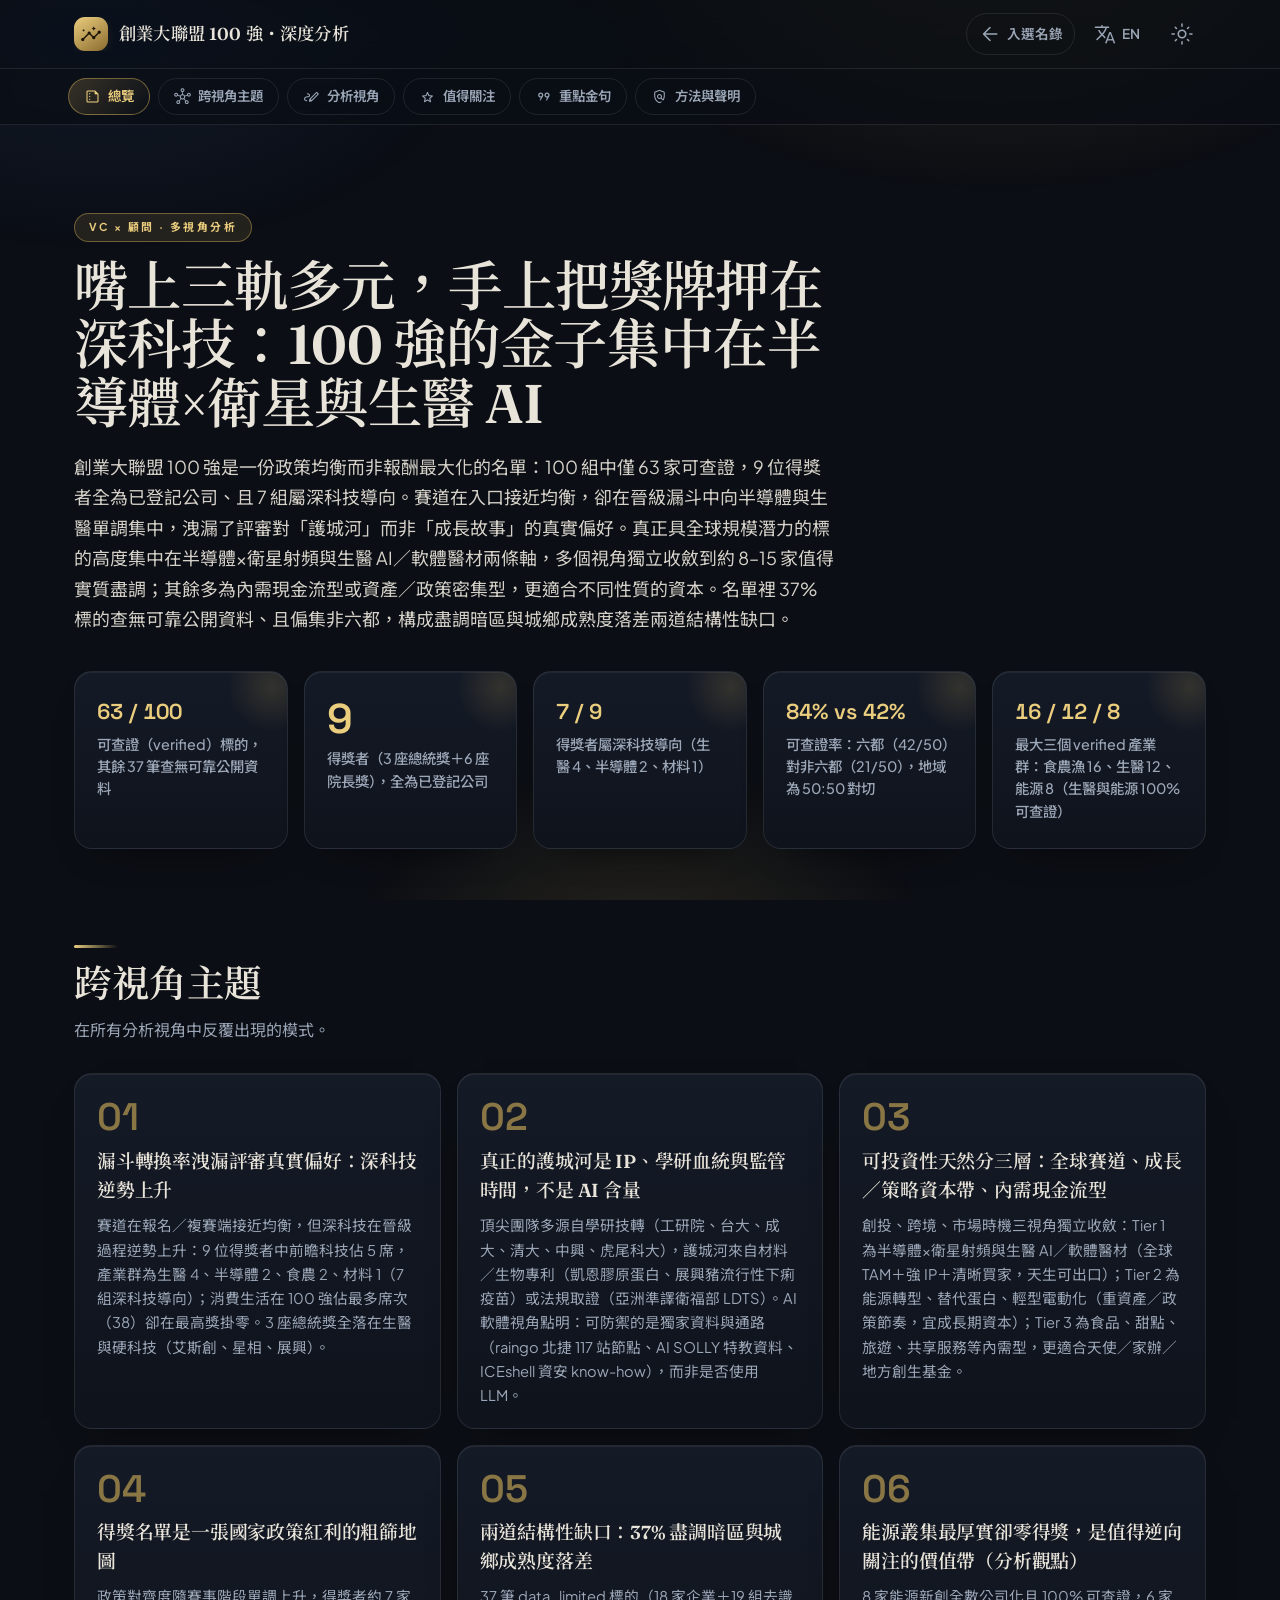
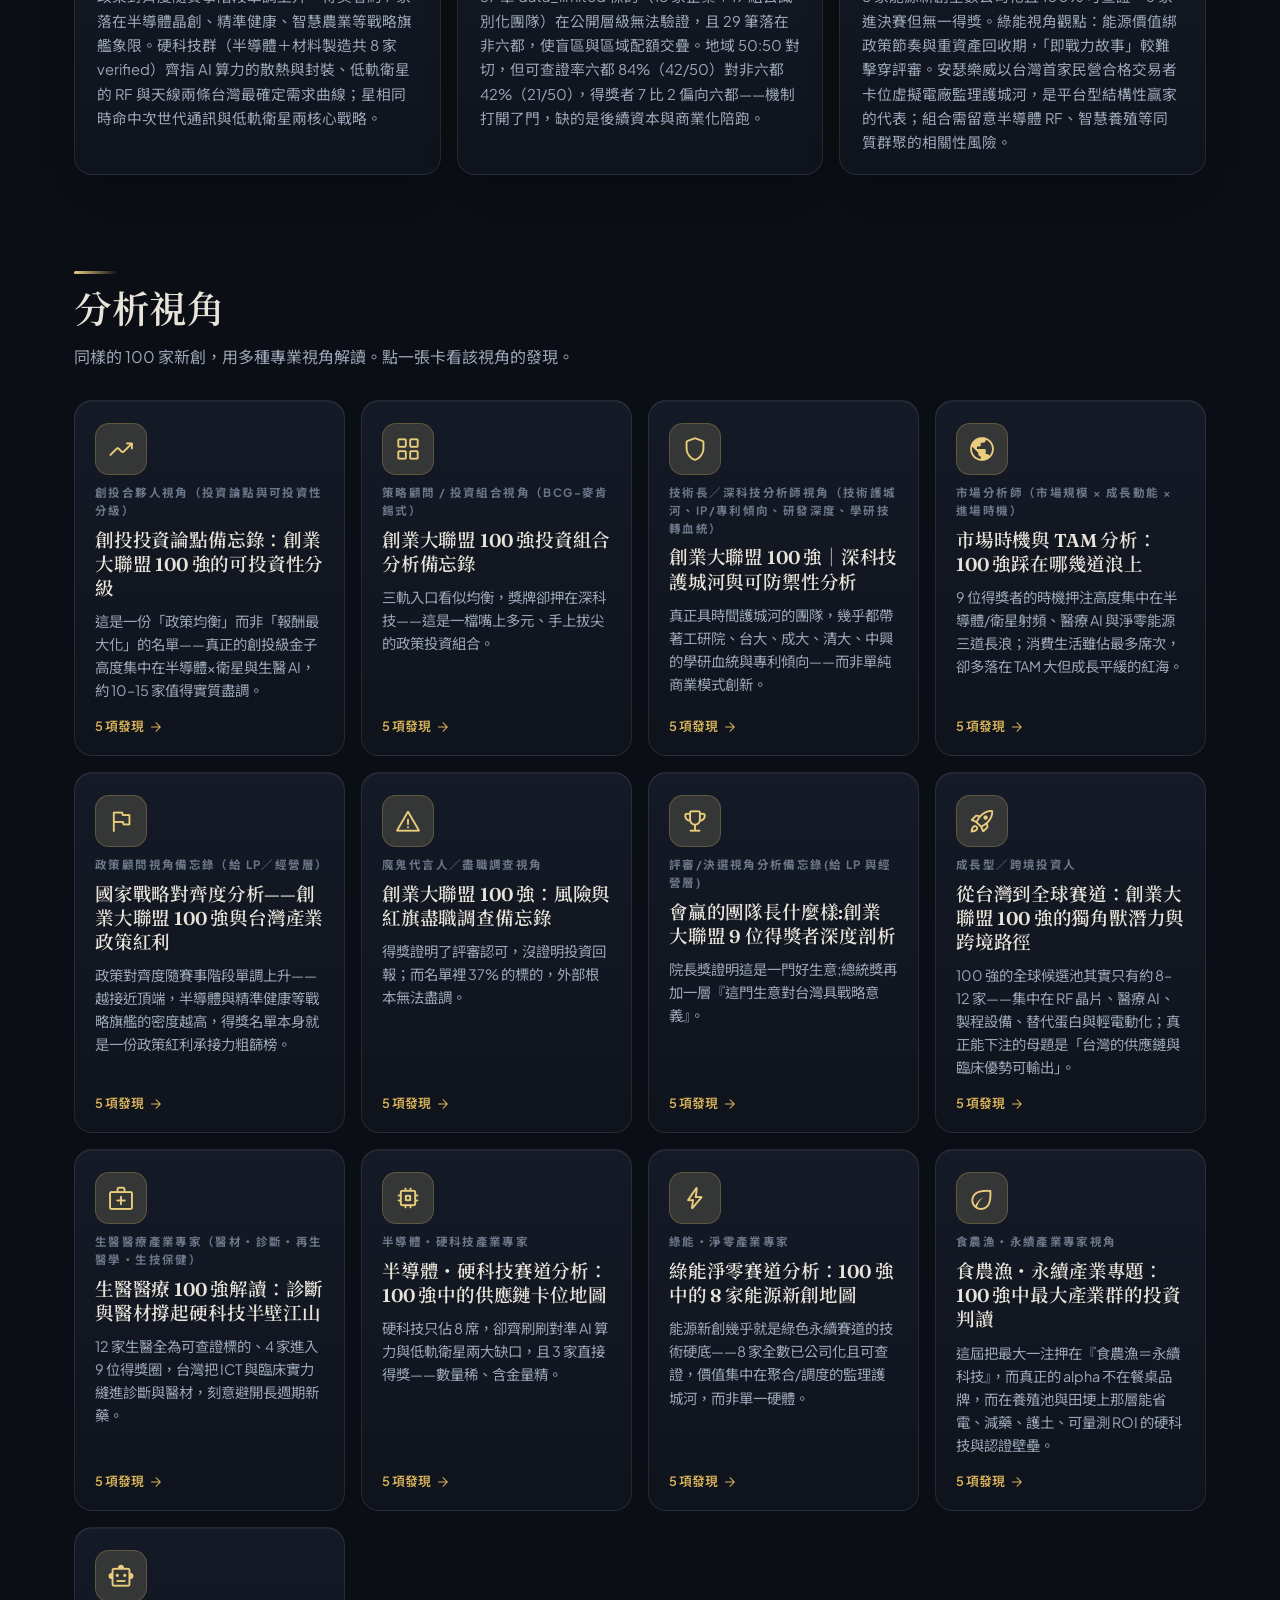
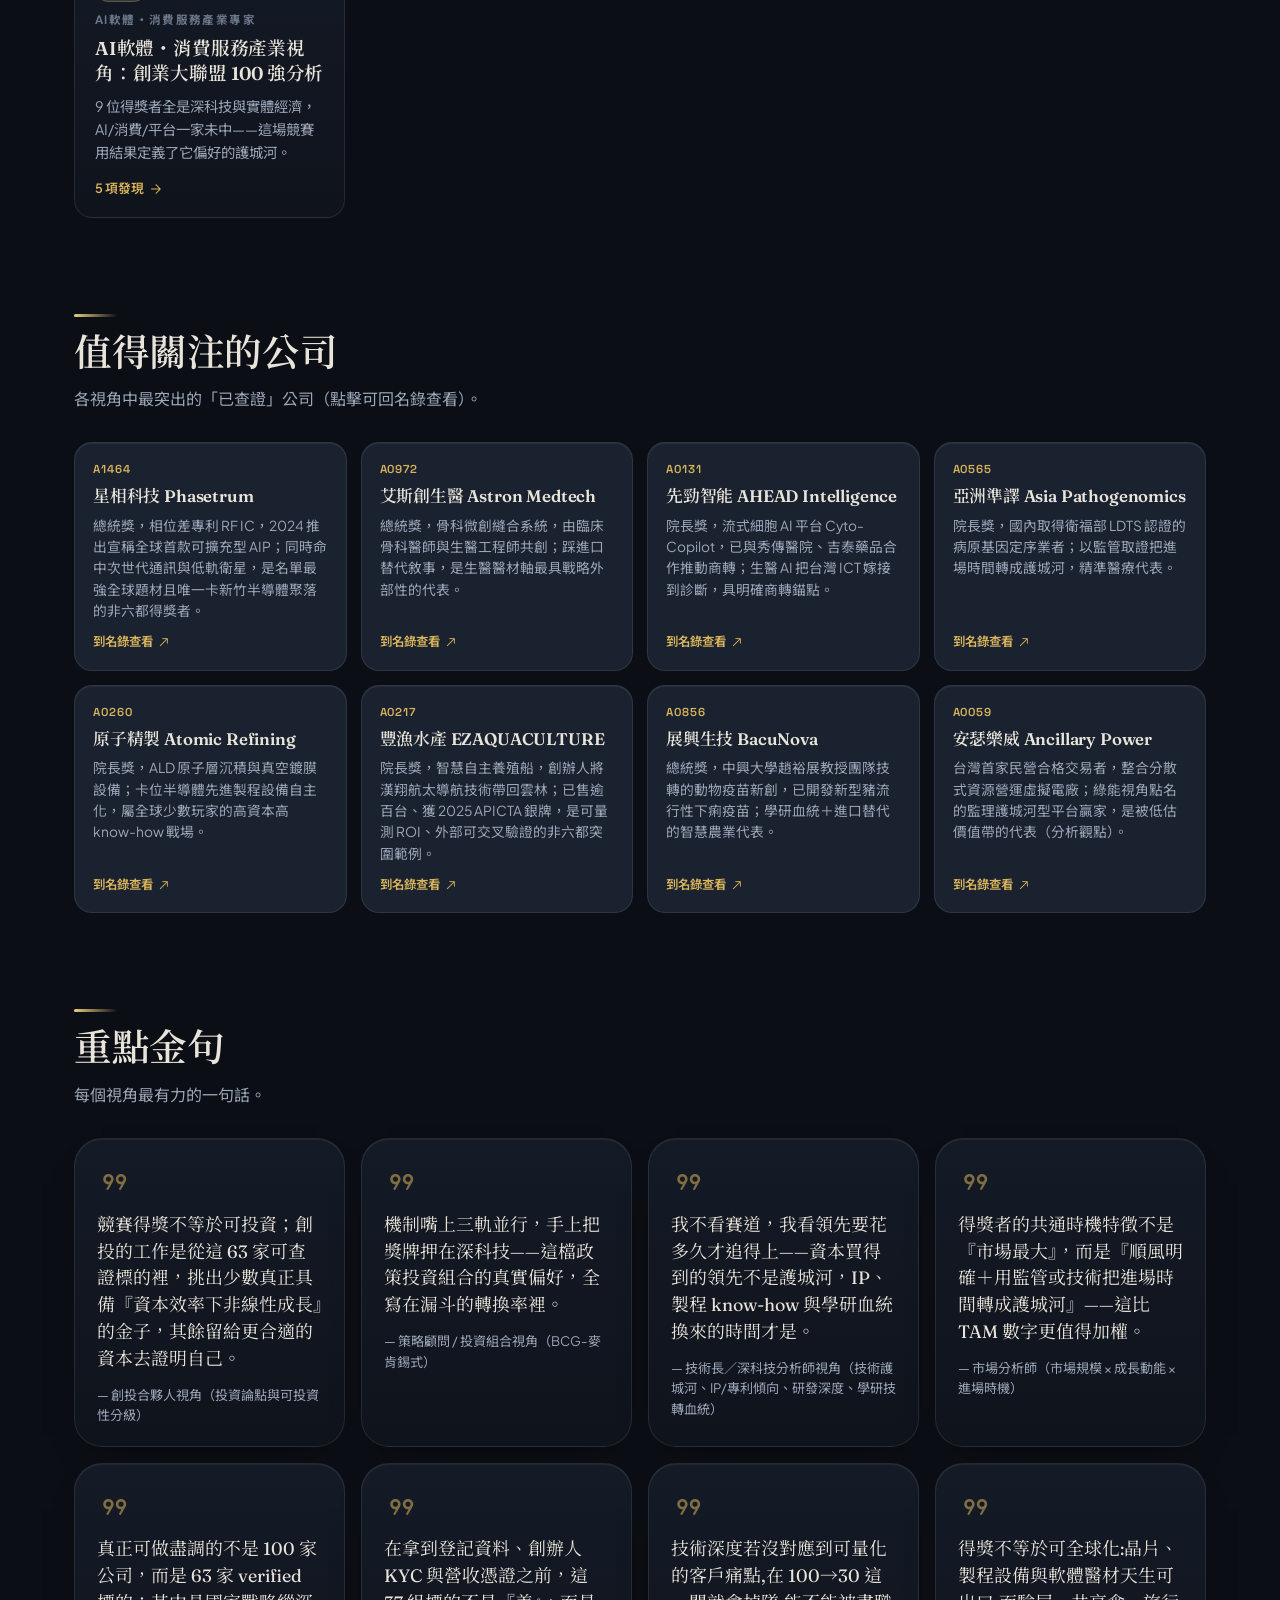
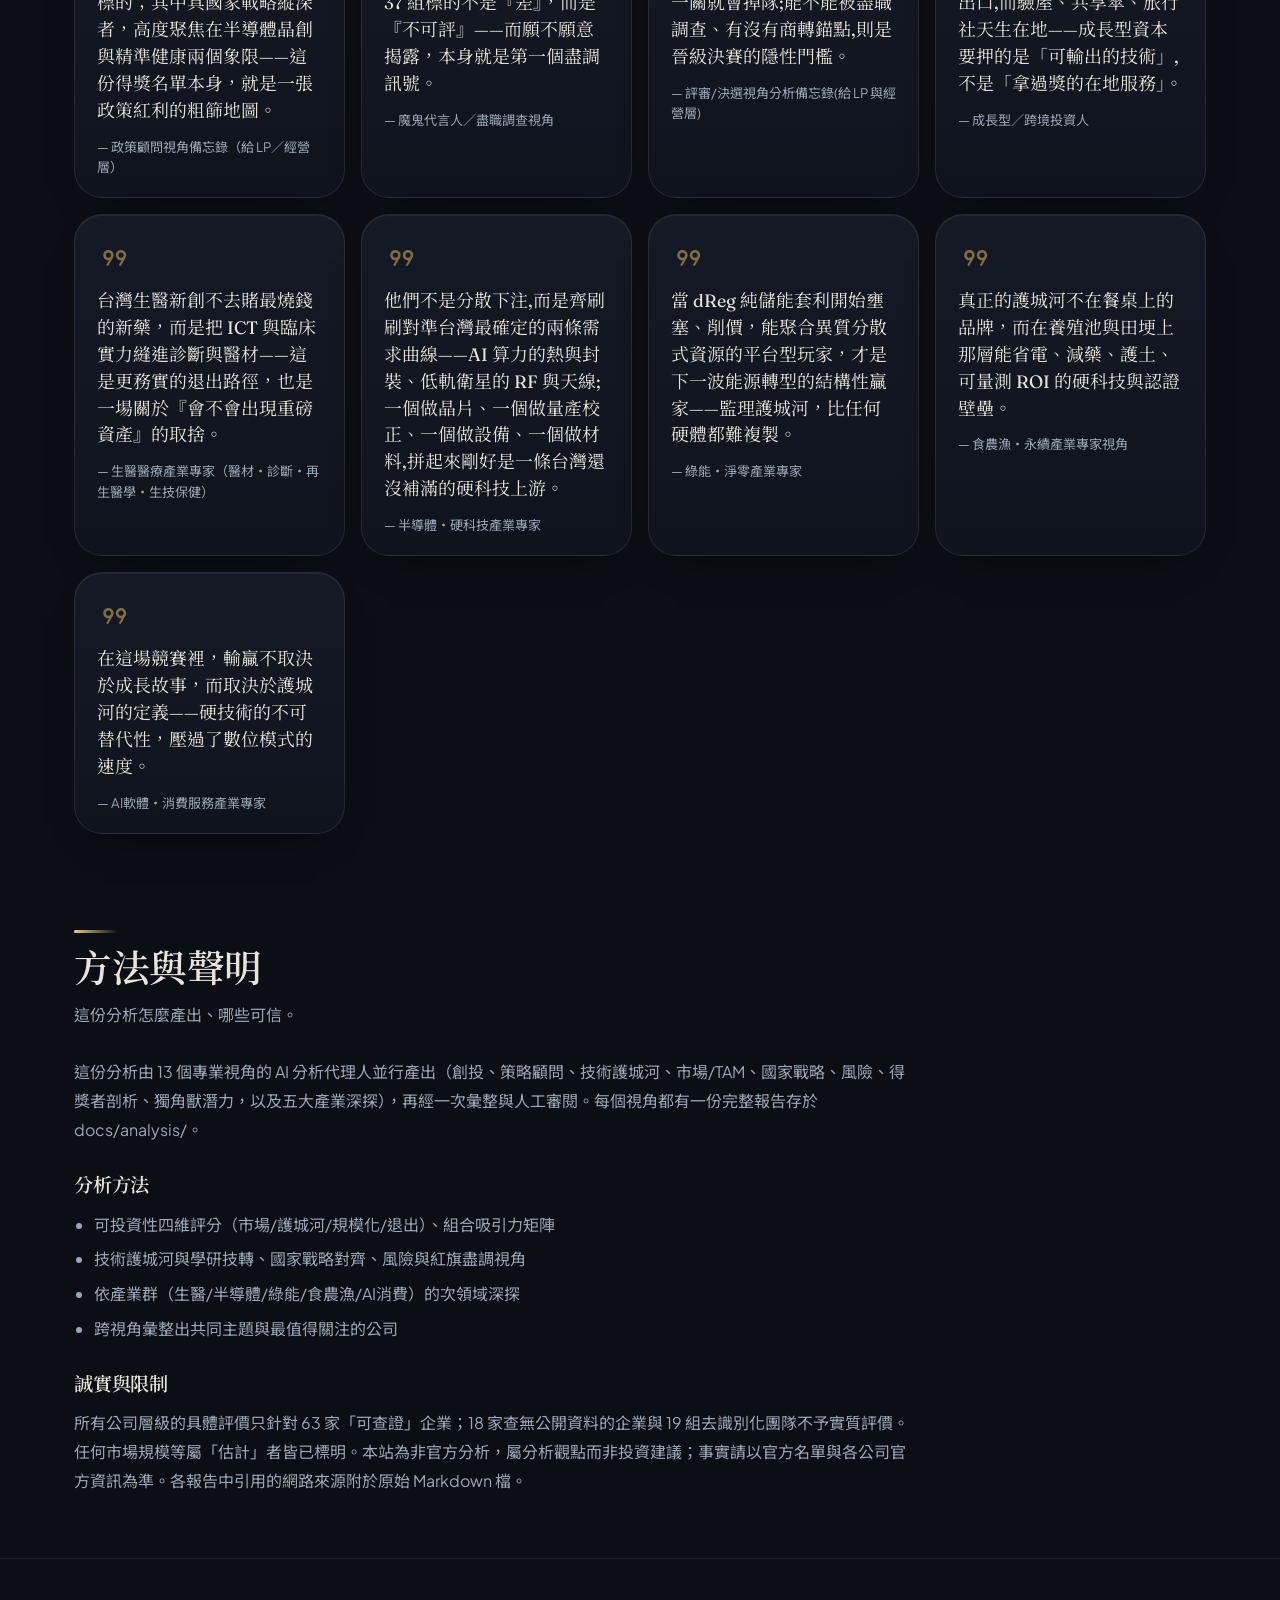
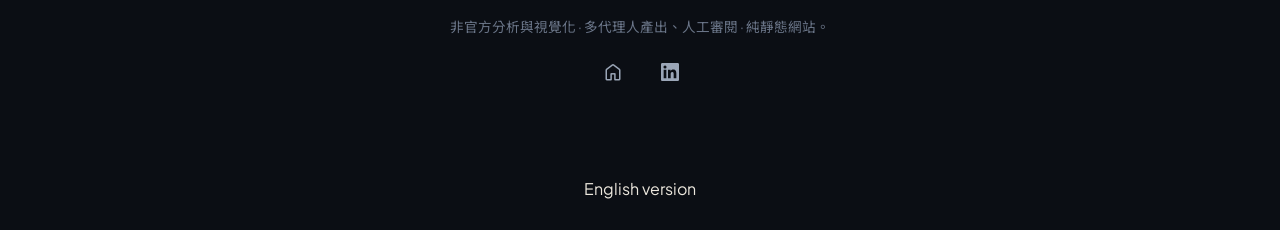
<file: analysis/index.html>
<!DOCTYPE html>
<html lang="zh-Hant" data-theme="dark">
<head>
  <!-- ==== Google Analytics 4 (Measurement ID: G-B7RN36NKZJ) ==== -->
  <script async src="https://www.googletagmanager.com/gtag/js?id=G-B7RN36NKZJ"></script>
  <script>
    window.dataLayer = window.dataLayer || [];
    function gtag(){ dataLayer.push(arguments); }
    gtag('js', new Date());
    gtag('config', 'G-B7RN36NKZJ');
  </script>

  <meta charset="UTF-8" />
  <meta name="viewport" content="width=device-width, initial-scale=1.0, viewport-fit=cover" />

  <title>創業大聯盟 100 強・深度分析 — VC × 顧問多視角</title>
  <meta name="description" content="以創投、策略顧問、技術、市場、國家戰略、風險等多重視角，分析國發會「創業大聯盟競賽」100 強入選企業的厲害之處與投資潛力。多代理人分析、誠實標記、附完整報告。" />
  <link rel="canonical" href="https://startup-asvda-org.peteraim.com/analysis/" />
  <link rel="alternate" hreflang="zh-Hant" href="https://startup-asvda-org.peteraim.com/analysis/" />
  <link rel="alternate" hreflang="en" href="https://startup-asvda-org.peteraim.com/en/analysis/" />
  <link rel="alternate" hreflang="x-default" href="https://startup-asvda-org.peteraim.com/analysis/" />
  <meta name="theme-color" content="#0B0E14" />

  <meta property="og:type" content="article" />
  <meta property="og:title" content="創業大聯盟 100 強・深度分析 — VC × 顧問多視角" />
  <meta property="og:description" content="從創投、顧問、技術、市場、國策、風險與各產業視角，剖析 100 強新創的厲害之處。" />
  <meta property="og:url" content="https://startup-asvda-org.peteraim.com/analysis/" />
  <meta property="og:image" content="https://startup-asvda-org.peteraim.com/assets/og-image.png" />
  <meta property="og:locale" content="zh_TW" />

  <link rel="preconnect" href="https://fonts.googleapis.com" />
  <link rel="preconnect" href="https://fonts.gstatic.com" crossorigin />
  <link href="https://fonts.googleapis.com/css2?family=Fraunces:opsz,wght@9..144,400..600&family=Plus+Jakarta+Sans:wght@400;500;600;700&family=Space+Grotesk:wght@500;600;700&family=Noto+Serif+TC:wght@500;600;700&family=Noto+Sans+TC:wght@400;500;700&display=swap" rel="stylesheet" />
  <link href="https://fonts.googleapis.com/css2?family=Material+Symbols+Rounded:opsz,wght,FILL,GRAD@24,300,0,0&display=swap" rel="stylesheet" />

  <link rel="stylesheet" href="../assets/styles.css" />
  <link rel="stylesheet" href="assets/analysis.css" />
  <meta property="og:image:width" content="2400">
  <meta property="og:image:height" content="1260">
  <meta name="twitter:image" content="https://startup-asvda-org.peteraim.com/assets/og-image.png">
  <meta name="twitter:card" content="summary_large_image">
</head>
<body>
  <header class="appbar">
    <div class="appbar__inner">
      <a class="brand" href="../">
        <span class="material-symbols-rounded brand__logo">insights</span>
        <span class="brand__name" id="brandName">100 強・深度分析</span>
      </a>
      <div class="appbar__actions">
        <a class="icon-btn appbar__back" id="backLink" href="../">
          <span class="material-symbols-rounded">arrow_back</span>
          <span class="icon-btn__txt" id="backLabel">入選名錄</span>
        </a>
        <a class="icon-btn" id="langToggle" href="/en/analysis/" hreflang="en" lang="en"
           rel="alternate" title="English version" aria-label="Read this page in English">
          <span class="material-symbols-rounded">translate</span>
          <span class="icon-btn__txt">EN</span>
        </a>
        <button class="icon-btn" id="themeToggle" type="button" title="Theme" aria-label="Toggle theme / 切換主題">
          <span class="material-symbols-rounded" id="themeIcon">light_mode</span>
        </button>
      </div>
    </div>
  </header>

  <nav class="sectionnav" id="sectionNav" aria-label="Section navigation">
    <div class="sectionnav__inner" id="sectionNavInner"></div>
  </nav>

  <span id="top"></span>
  <main id="sections" aria-live="polite">
<section class="section section--overview" id="overview" aria-labelledby="overview-heading"><header class="section-head"><span class="a-eyebrow">VC × 顧問 · 多視角分析</span><h2 id="overview-heading">嘴上三軌多元，手上把獎牌押在深科技：100 強的金子集中在半導體×衛星與生醫 AI</h2><p class="a-thesis">創業大聯盟 100 強是一份政策均衡而非報酬最大化的名單：100 組中僅 63 家可查證，9 位得獎者全為已登記公司、且 7 組屬深科技導向。賽道在入口接近均衡，卻在晉級漏斗中向半導體與生醫單調集中，洩漏了評審對「護城河」而非「成長故事」的真實偏好。真正具全球規模潛力的標的高度集中在半導體×衛星射頻與生醫 AI／軟體醫材兩條軸，多個視角獨立收斂到約 8–15 家值得實質盡調；其餘多為內需現金流型或資產／政策密集型，更適合不同性質的資本。名單裡 37% 標的查無可靠公開資料、且偏集非六都，構成盡調暗區與城鄉成熟度落差兩道結構性缺口。</p></header><div class="hero__stats"><div class="hero__stat" data-item=""><b class="hero__stat-value hero__stat-value--text">63 / 100</b><span class="hero__stat-label">可查證（verified）標的，其餘 37 筆查無可靠公開資料</span></div><div class="hero__stat" data-item=""><b class="hero__stat-value" data-count="9">9</b><span class="hero__stat-label">得獎者（3 座總統獎＋6 座院長獎），全為已登記公司</span></div><div class="hero__stat" data-item=""><b class="hero__stat-value hero__stat-value--text">7 / 9</b><span class="hero__stat-label">得獎者屬深科技導向（生醫 4、半導體 2、材料 1）</span></div><div class="hero__stat" data-item=""><b class="hero__stat-value hero__stat-value--text">84% vs 42%</b><span class="hero__stat-label">可查證率：六都（42/50）對非六都（21/50），地域為 50:50 對切</span></div><div class="hero__stat" data-item=""><b class="hero__stat-value hero__stat-value--text">16 / 12 / 8</b><span class="hero__stat-label">最大三個 verified 產業群：食農漁 16、生醫 12、能源 8（生醫與能源 100% 可查證）</span></div></div></section><section class="section section--themes" id="themes" aria-labelledby="headThemes-heading"><header class="section-head"><h2 id="headThemes-heading">跨視角主題</h2><p class="section-head__sub">在所有分析視角中反覆出現的模式。</p></header><div class="theme-grid"><article class="theme-card" data-item=""><span class="theme-card__no">01</span><h3 class="theme-card__title">漏斗轉換率洩漏評審真實偏好：深科技逆勢上升</h3><p class="theme-card__detail">賽道在報名／複賽端接近均衡，但深科技在晉級過程逆勢上升：9 位得獎者中前瞻科技佔 5 席，產業群為生醫 4、半導體 2、食農 2、材料 1（7 組深科技導向）；消費生活在 100 強佔最多席次（38）卻在最高獎掛零。3 座總統獎全落在生醫與硬科技（艾斯創、星相、展興）。</p></article><article class="theme-card" data-item=""><span class="theme-card__no">02</span><h3 class="theme-card__title">真正的護城河是 IP、學研血統與監管時間，不是 AI 含量</h3><p class="theme-card__detail">頂尖團隊多源自學研技轉（工研院、台大、成大、清大、中興、虎尾科大），護城河來自材料／生物專利（凱恩膠原蛋白、展興豬流行性下痢疫苗）或法規取證（亞洲準譯衛福部 LDTS）。AI 軟體視角點明：可防禦的是獨家資料與通路（raingo 北捷 117 站節點、AI SOLLY 特教資料、ICEshell 資安 know-how），而非是否使用 LLM。</p></article><article class="theme-card" data-item=""><span class="theme-card__no">03</span><h3 class="theme-card__title">可投資性天然分三層：全球賽道、成長／策略資本帶、內需現金流型</h3><p class="theme-card__detail">創投、跨境、市場時機三視角獨立收斂：Tier 1 為半導體×衛星射頻與生醫 AI／軟體醫材（全球 TAM＋強 IP＋清晰買家，天生可出口）；Tier 2 為能源轉型、替代蛋白、輕型電動化（重資產／政策節奏，宜成長期資本）；Tier 3 為食品、甜點、旅遊、共享服務等內需型，更適合天使／家辦／地方創生基金。</p></article><article class="theme-card" data-item=""><span class="theme-card__no">04</span><h3 class="theme-card__title">得獎名單是一張國家政策紅利的粗篩地圖</h3><p class="theme-card__detail">政策對齊度隨賽事階段單調上升，得獎者約 7 家落在半導體晶創、精準健康、智慧農業等戰略旗艦象限。硬科技群（半導體＋材料製造共 8 家 verified）齊指 AI 算力的散熱與封裝、低軌衛星的 RF 與天線兩條台灣最確定需求曲線；星相同時命中次世代通訊與低軌衛星兩核心戰略。</p></article><article class="theme-card" data-item=""><span class="theme-card__no">05</span><h3 class="theme-card__title">兩道結構性缺口：37% 盡調暗區與城鄉成熟度落差</h3><p class="theme-card__detail">37 筆 data_limited 標的（18 家企業＋19 組去識別化團隊）在公開層級無法驗證，且 29 筆落在非六都，使盲區與區域配額交疊。地域 50:50 對切，但可查證率六都 84%（42/50）對非六都 42%（21/50），得獎者 7 比 2 偏向六都——機制打開了門，缺的是後續資本與商業化陪跑。</p></article><article class="theme-card" data-item=""><span class="theme-card__no">06</span><h3 class="theme-card__title">能源叢集最厚實卻零得獎，是值得逆向關注的價值帶（分析觀點）</h3><p class="theme-card__detail">8 家能源新創全數公司化且 100% 可查證，6 家進決賽但無一得獎。綠能視角觀點：能源價值綁政策節奏與重資產回收期，「即戰力故事」較難擊穿評審。安瑟樂威以台灣首家民營合格交易者卡位虛擬電廠監理護城河，是平台型結構性贏家的代表；組合需留意半導體 RF、智慧養殖等同質群聚的相關性風險。</p></article></div></section><section class="section section--lenses" id="lenses" aria-labelledby="headLenses-heading"><header class="section-head"><h2 id="headLenses-heading">分析視角</h2><p class="section-head__sub">同樣的 100 家新創，用多種專業視角解讀。點一張卡看該視角的發現。</p></header><div class="lens-grid"><article class="lens-card card" tabindex="0" role="button" data-item="" data-lens="vc-investment-thesis" aria-label="創投投資論點備忘錄：創業大聯盟 100 強的可投資性分級"><span class="lens-card__icon material-symbols-rounded" aria-hidden="true">trending_up</span><span class="lens-card__role">創投合夥人視角（投資論點與可投資性分級）</span><h3 class="lens-card__title">創投投資論點備忘錄：創業大聯盟 100 強的可投資性分級</h3><p class="lens-card__tagline">這是一份「政策均衡」而非「報酬最大化」的名單——真正的創投級金子高度集中在半導體×衛星與生醫 AI，約 10–15 家值得實質盡調。</p><span class="lens-card__more">5 項發現 <span class="material-symbols-rounded" aria-hidden="true">arrow_forward</span></span></article><article class="lens-card card" tabindex="0" role="button" data-item="" data-lens="consulting-portfolio" aria-label="創業大聯盟 100 強投資組合分析備忘錄"><span class="lens-card__icon material-symbols-rounded" aria-hidden="true">grid_view</span><span class="lens-card__role">策略顧問 / 投資組合視角（BCG-麥肯錫式）</span><h3 class="lens-card__title">創業大聯盟 100 強投資組合分析備忘錄</h3><p class="lens-card__tagline">三軌入口看似均衡，獎牌卻押在深科技——這是一檔嘴上多元、手上拔尖的政策投資組合。</p><span class="lens-card__more">5 項發現 <span class="material-symbols-rounded" aria-hidden="true">arrow_forward</span></span></article><article class="lens-card card" tabindex="0" role="button" data-item="" data-lens="deep-tech-moat" aria-label="創業大聯盟 100 強｜深科技護城河與可防禦性分析"><span class="lens-card__icon material-symbols-rounded" aria-hidden="true">shield</span><span class="lens-card__role">技術長／深科技分析師視角（技術護城河、IP/專利傾向、研發深度、學研技轉血統）</span><h3 class="lens-card__title">創業大聯盟 100 強｜深科技護城河與可防禦性分析</h3><p class="lens-card__tagline">真正具時間護城河的團隊，幾乎都帶著工研院、台大、成大、清大、中興的學研血統與專利傾向——而非單純商業模式創新。</p><span class="lens-card__more">5 項發現 <span class="material-symbols-rounded" aria-hidden="true">arrow_forward</span></span></article><article class="lens-card card" tabindex="0" role="button" data-item="" data-lens="market-timing-tam" aria-label="市場時機與 TAM 分析：100 強踩在哪幾道浪上"><span class="lens-card__icon material-symbols-rounded" aria-hidden="true">public</span><span class="lens-card__role">市場分析師（市場規模 × 成長動能 × 進場時機）</span><h3 class="lens-card__title">市場時機與 TAM 分析：100 強踩在哪幾道浪上</h3><p class="lens-card__tagline">9 位得獎者的時機押注高度集中在半導體/衛星射頻、醫療 AI 與淨零能源三道長浪；消費生活雖佔最多席次，卻多落在 TAM 大但成長平緩的紅海。</p><span class="lens-card__more">5 項發現 <span class="material-symbols-rounded" aria-hidden="true">arrow_forward</span></span></article><article class="lens-card card" tabindex="0" role="button" data-item="" data-lens="national-strategy" aria-label="國家戰略對齊度分析——創業大聯盟 100 強與台灣產業政策紅利"><span class="lens-card__icon material-symbols-rounded" aria-hidden="true">flag</span><span class="lens-card__role">政策顧問視角備忘錄（給 LP／經營層）</span><h3 class="lens-card__title">國家戰略對齊度分析——創業大聯盟 100 強與台灣產業政策紅利</h3><p class="lens-card__tagline">政策對齊度隨賽事階段單調上升——越接近頂端，半導體與精準健康等戰略旗艦的密度越高，得獎名單本身就是一份政策紅利承接力粗篩榜。</p><span class="lens-card__more">5 項發現 <span class="material-symbols-rounded" aria-hidden="true">arrow_forward</span></span></article><article class="lens-card card" tabindex="0" role="button" data-item="" data-lens="risk-redflags" aria-label="創業大聯盟 100 強：風險與紅旗盡職調查備忘錄"><span class="lens-card__icon material-symbols-rounded" aria-hidden="true">warning</span><span class="lens-card__role">魔鬼代言人／盡職調查視角</span><h3 class="lens-card__title">創業大聯盟 100 強：風險與紅旗盡職調查備忘錄</h3><p class="lens-card__tagline">得獎證明了評審認可，沒證明投資回報；而名單裡 37% 的標的，外部根本無法盡調。</p><span class="lens-card__more">5 項發現 <span class="material-symbols-rounded" aria-hidden="true">arrow_forward</span></span></article><article class="lens-card card" tabindex="0" role="button" data-item="" data-lens="winners-deepdive" aria-label="會贏的團隊長什麼樣:創業大聯盟 9 位得獎者深度剖析"><span class="lens-card__icon material-symbols-rounded" aria-hidden="true">emoji_events</span><span class="lens-card__role">評審/決選視角分析備忘錄(給 LP 與經營層)</span><h3 class="lens-card__title">會贏的團隊長什麼樣:創業大聯盟 9 位得獎者深度剖析</h3><p class="lens-card__tagline">院長獎證明這是一門好生意;總統獎再加一層『這門生意對台灣具戰略意義』。</p><span class="lens-card__more">5 項發現 <span class="material-symbols-rounded" aria-hidden="true">arrow_forward</span></span></article><article class="lens-card card" tabindex="0" role="button" data-item="" data-lens="unicorn-global" aria-label="從台灣到全球賽道：創業大聯盟 100 強的獨角獸潛力與跨境路徑"><span class="lens-card__icon material-symbols-rounded" aria-hidden="true">rocket_launch</span><span class="lens-card__role">成長型／跨境投資人</span><h3 class="lens-card__title">從台灣到全球賽道：創業大聯盟 100 強的獨角獸潛力與跨境路徑</h3><p class="lens-card__tagline">100 強的全球候選池其實只有約 8–12 家——集中在 RF 晶片、醫療 AI、製程設備、替代蛋白與輕電動化；真正能下注的母題是「台灣的供應鏈與臨床優勢可輸出」。</p><span class="lens-card__more">5 項發現 <span class="material-symbols-rounded" aria-hidden="true">arrow_forward</span></span></article><article class="lens-card card" tabindex="0" role="button" data-item="" data-lens="sector-biomed" aria-label="生醫醫療 100 強解讀：診斷與醫材撐起硬科技半壁江山"><span class="lens-card__icon material-symbols-rounded" aria-hidden="true">medical_services</span><span class="lens-card__role">生醫醫療產業專家（醫材・診斷・再生醫學・生技保健）</span><h3 class="lens-card__title">生醫醫療 100 強解讀：診斷與醫材撐起硬科技半壁江山</h3><p class="lens-card__tagline">12 家生醫全為可查證標的、4 家進入 9 位得獎圈，台灣把 ICT 與臨床實力縫進診斷與醫材，刻意避開長週期新藥。</p><span class="lens-card__more">5 項發現 <span class="material-symbols-rounded" aria-hidden="true">arrow_forward</span></span></article><article class="lens-card card" tabindex="0" role="button" data-item="" data-lens="sector-semicon-hardware" aria-label="半導體・硬科技賽道分析：100 強中的供應鏈卡位地圖"><span class="lens-card__icon material-symbols-rounded" aria-hidden="true">memory</span><span class="lens-card__role">半導體・硬科技產業專家</span><h3 class="lens-card__title">半導體・硬科技賽道分析：100 強中的供應鏈卡位地圖</h3><p class="lens-card__tagline">硬科技只佔 8 席，卻齊刷刷對準 AI 算力與低軌衛星兩大缺口，且 3 家直接得獎——數量稀、含金量精。</p><span class="lens-card__more">5 項發現 <span class="material-symbols-rounded" aria-hidden="true">arrow_forward</span></span></article><article class="lens-card card" tabindex="0" role="button" data-item="" data-lens="sector-energy-green" aria-label="綠能淨零賽道分析：100 強中的 8 家能源新創地圖"><span class="lens-card__icon material-symbols-rounded" aria-hidden="true">bolt</span><span class="lens-card__role">綠能・淨零產業專家</span><h3 class="lens-card__title">綠能淨零賽道分析：100 強中的 8 家能源新創地圖</h3><p class="lens-card__tagline">能源新創幾乎就是綠色永續賽道的技術硬底——8 家全數已公司化且可查證，價值集中在聚合/調度的監理護城河，而非單一硬體。</p><span class="lens-card__more">5 項發現 <span class="material-symbols-rounded" aria-hidden="true">arrow_forward</span></span></article><article class="lens-card card" tabindex="0" role="button" data-item="" data-lens="sector-food-agri" aria-label="食農漁・永續產業專題：100 強中最大產業群的投資判讀"><span class="lens-card__icon material-symbols-rounded" aria-hidden="true">eco</span><span class="lens-card__role">食農漁・永續產業專家視角</span><h3 class="lens-card__title">食農漁・永續產業專題：100 強中最大產業群的投資判讀</h3><p class="lens-card__tagline">這屆把最大一注押在『食農漁＝永續科技』，而真正的 alpha 不在餐桌品牌，而在養殖池與田埂上那層能省電、減藥、護土、可量測 ROI 的硬科技與認證壁壘。</p><span class="lens-card__more">5 項發現 <span class="material-symbols-rounded" aria-hidden="true">arrow_forward</span></span></article><article class="lens-card card" tabindex="0" role="button" data-item="" data-lens="sector-ai-consumer" aria-label="AI軟體・消費服務產業視角：創業大聯盟 100 強分析"><span class="lens-card__icon material-symbols-rounded" aria-hidden="true">smart_toy</span><span class="lens-card__role">AI軟體・消費服務產業專家</span><h3 class="lens-card__title">AI軟體・消費服務產業視角：創業大聯盟 100 強分析</h3><p class="lens-card__tagline">9 位得獎者全是深科技與實體經濟，AI/消費/平台一家未中——這場競賽用結果定義了它偏好的護城河。</p><span class="lens-card__more">5 項發現 <span class="material-symbols-rounded" aria-hidden="true">arrow_forward</span></span></article></div></section><section class="section section--picks" id="picks" aria-labelledby="headPicks-heading"><header class="section-head"><h2 id="headPicks-heading">值得關注的公司</h2><p class="section-head__sub">各視角中最突出的「已查證」公司（點擊可回名錄查看）。</p></header><div class="pick-grid"><a class="pick-card" data-item="" href="../#a1464"><span class="pick-card__id">A1464</span><h3 class="pick-card__name">星相科技 Phasetrum</h3><p class="pick-card__angle">總統獎，相位差專利 RF IC，2024 推出宣稱全球首款可擴充型 AIP；同時命中次世代通訊與低軌衛星，是名單最強全球題材且唯一卡新竹半導體聚落的非六都得獎者。</p><span class="pick-card__cta">到名錄查看 <span class="material-symbols-rounded" aria-hidden="true">north_east</span></span></a><a class="pick-card" data-item="" href="../#a0972"><span class="pick-card__id">A0972</span><h3 class="pick-card__name">艾斯創生醫 Astron Medtech</h3><p class="pick-card__angle">總統獎，骨科微創縫合系統，由臨床骨科醫師與生醫工程師共創；踩進口替代敘事，是生醫醫材軸最具戰略外部性的代表。</p><span class="pick-card__cta">到名錄查看 <span class="material-symbols-rounded" aria-hidden="true">north_east</span></span></a><a class="pick-card" data-item="" href="../#a0131"><span class="pick-card__id">A0131</span><h3 class="pick-card__name">先勁智能 AHEAD Intelligence</h3><p class="pick-card__angle">院長獎，流式細胞 AI 平台 Cyto-Copilot，已與秀傳醫院、吉泰藥品合作推動商轉；生醫 AI 把台灣 ICT 嫁接到診斷，具明確商轉錨點。</p><span class="pick-card__cta">到名錄查看 <span class="material-symbols-rounded" aria-hidden="true">north_east</span></span></a><a class="pick-card" data-item="" href="../#a0565"><span class="pick-card__id">A0565</span><h3 class="pick-card__name">亞洲準譯 Asia Pathogenomics</h3><p class="pick-card__angle">院長獎，國內取得衛福部 LDTS 認證的病原基因定序業者；以監管取證把進場時間轉成護城河，精準醫療代表。</p><span class="pick-card__cta">到名錄查看 <span class="material-symbols-rounded" aria-hidden="true">north_east</span></span></a><a class="pick-card" data-item="" href="../#a0260"><span class="pick-card__id">A0260</span><h3 class="pick-card__name">原子精製 Atomic Refining</h3><p class="pick-card__angle">院長獎，ALD 原子層沉積與真空鍍膜設備；卡位半導體先進製程設備自主化，屬全球少數玩家的高資本高 know-how 戰場。</p><span class="pick-card__cta">到名錄查看 <span class="material-symbols-rounded" aria-hidden="true">north_east</span></span></a><a class="pick-card" data-item="" href="../#a0217"><span class="pick-card__id">A0217</span><h3 class="pick-card__name">豐漁水產 EZAQUACULTURE</h3><p class="pick-card__angle">院長獎，智慧自主養殖船，創辦人將漢翔航太導航技術帶回雲林；已售逾百台、獲 2025 APICTA 銀牌，是可量測 ROI、外部可交叉驗證的非六都突圍範例。</p><span class="pick-card__cta">到名錄查看 <span class="material-symbols-rounded" aria-hidden="true">north_east</span></span></a><a class="pick-card" data-item="" href="../#a0856"><span class="pick-card__id">A0856</span><h3 class="pick-card__name">展興生技 BacuNova</h3><p class="pick-card__angle">總統獎，中興大學趙裕展教授團隊技轉的動物疫苗新創，已開發新型豬流行性下痢疫苗；學研血統＋進口替代的智慧農業代表。</p><span class="pick-card__cta">到名錄查看 <span class="material-symbols-rounded" aria-hidden="true">north_east</span></span></a><a class="pick-card" data-item="" href="../#a0059"><span class="pick-card__id">A0059</span><h3 class="pick-card__name">安瑟樂威 Ancillary Power</h3><p class="pick-card__angle">台灣首家民營合格交易者，整合分散式資源營運虛擬電廠；綠能視角點名的監理護城河型平台贏家，是被低估價值帶的代表（分析觀點）。</p><span class="pick-card__cta">到名錄查看 <span class="material-symbols-rounded" aria-hidden="true">north_east</span></span></a></div></section><section class="section section--voices" id="voices" aria-labelledby="headVoices-heading"><header class="section-head"><h2 id="headVoices-heading">重點金句</h2><p class="section-head__sub">每個視角最有力的一句話。</p></header><div class="quotes-grid"><figure class="quote-card" data-item=""><span class="material-symbols-rounded quote-mark" aria-hidden="true">format_quote</span><blockquote>競賽得獎不等於可投資；創投的工作是從這 63 家可查證標的裡，挑出少數真正具備『資本效率下非線性成長』的金子，其餘留給更合適的資本去證明自己。</blockquote><figcaption class="quote-by">— 創投合夥人視角（投資論點與可投資性分級）</figcaption></figure><figure class="quote-card" data-item=""><span class="material-symbols-rounded quote-mark" aria-hidden="true">format_quote</span><blockquote>機制嘴上三軌並行，手上把獎牌押在深科技——這檔政策投資組合的真實偏好，全寫在漏斗的轉換率裡。</blockquote><figcaption class="quote-by">— 策略顧問 / 投資組合視角（BCG-麥肯錫式）</figcaption></figure><figure class="quote-card" data-item=""><span class="material-symbols-rounded quote-mark" aria-hidden="true">format_quote</span><blockquote>我不看賽道，我看領先要花多久才追得上——資本買得到的領先不是護城河，IP、製程 know-how 與學研血統換來的時間才是。</blockquote><figcaption class="quote-by">— 技術長／深科技分析師視角（技術護城河、IP/專利傾向、研發深度、學研技轉血統）</figcaption></figure><figure class="quote-card" data-item=""><span class="material-symbols-rounded quote-mark" aria-hidden="true">format_quote</span><blockquote>得獎者的共通時機特徵不是『市場最大』，而是『順風明確＋用監管或技術把進場時間轉成護城河』——這比 TAM 數字更值得加權。</blockquote><figcaption class="quote-by">— 市場分析師（市場規模 × 成長動能 × 進場時機）</figcaption></figure><figure class="quote-card" data-item=""><span class="material-symbols-rounded quote-mark" aria-hidden="true">format_quote</span><blockquote>真正可做盡調的不是 100 家公司，而是 63 家 verified 標的；其中具國家戰略縱深者，高度聚焦在半導體晶創與精準健康兩個象限——這份得獎名單本身，就是一張政策紅利的粗篩地圖。</blockquote><figcaption class="quote-by">— 政策顧問視角備忘錄（給 LP／經營層）</figcaption></figure><figure class="quote-card" data-item=""><span class="material-symbols-rounded quote-mark" aria-hidden="true">format_quote</span><blockquote>在拿到登記資料、創辦人 KYC 與營收憑證之前，這 37 組標的不是『差』，而是『不可評』——而願不願意揭露，本身就是第一個盡調訊號。</blockquote><figcaption class="quote-by">— 魔鬼代言人／盡職調查視角</figcaption></figure><figure class="quote-card" data-item=""><span class="material-symbols-rounded quote-mark" aria-hidden="true">format_quote</span><blockquote>技術深度若沒對應到可量化的客戶痛點,在 100→30 這一關就會掉隊;能不能被盡職調查、有沒有商轉錨點,則是晉級決賽的隱性門檻。</blockquote><figcaption class="quote-by">— 評審/決選視角分析備忘錄(給 LP 與經營層)</figcaption></figure><figure class="quote-card" data-item=""><span class="material-symbols-rounded quote-mark" aria-hidden="true">format_quote</span><blockquote>得獎不等於可全球化:晶片、製程設備與軟體醫材天生可出口,而驗屋、共享傘、旅行社天生在地——成長型資本要押的是「可輸出的技術」,不是「拿過獎的在地服務」。</blockquote><figcaption class="quote-by">— 成長型／跨境投資人</figcaption></figure><figure class="quote-card" data-item=""><span class="material-symbols-rounded quote-mark" aria-hidden="true">format_quote</span><blockquote>台灣生醫新創不去賭最燒錢的新藥，而是把 ICT 與臨床實力縫進診斷與醫材——這是更務實的退出路徑，也是一場關於『會不會出現重磅資產』的取捨。</blockquote><figcaption class="quote-by">— 生醫醫療產業專家（醫材・診斷・再生醫學・生技保健）</figcaption></figure><figure class="quote-card" data-item=""><span class="material-symbols-rounded quote-mark" aria-hidden="true">format_quote</span><blockquote>他們不是分散下注,而是齊刷刷對準台灣最確定的兩條需求曲線——AI 算力的熱與封裝、低軌衛星的 RF 與天線;一個做晶片、一個做量產校正、一個做設備、一個做材料,拼起來剛好是一條台灣還沒補滿的硬科技上游。</blockquote><figcaption class="quote-by">— 半導體・硬科技產業專家</figcaption></figure><figure class="quote-card" data-item=""><span class="material-symbols-rounded quote-mark" aria-hidden="true">format_quote</span><blockquote>當 dReg 純儲能套利開始壅塞、削價，能聚合異質分散式資源的平台型玩家，才是下一波能源轉型的結構性贏家——監理護城河，比任何硬體都難複製。</blockquote><figcaption class="quote-by">— 綠能・淨零產業專家</figcaption></figure><figure class="quote-card" data-item=""><span class="material-symbols-rounded quote-mark" aria-hidden="true">format_quote</span><blockquote>真正的護城河不在餐桌上的品牌，而在養殖池與田埂上那層能省電、減藥、護土、可量測 ROI 的硬科技與認證壁壘。</blockquote><figcaption class="quote-by">— 食農漁・永續產業專家視角</figcaption></figure><figure class="quote-card" data-item=""><span class="material-symbols-rounded quote-mark" aria-hidden="true">format_quote</span><blockquote>在這場競賽裡，輸贏不取決於成長故事，而取決於護城河的定義——硬技術的不可替代性，壓過了數位模式的速度。</blockquote><figcaption class="quote-by">— AI軟體・消費服務產業專家</figcaption></figure></div></section><section class="section section--method" id="method" aria-labelledby="headMethod-heading"><header class="section-head"><h2 id="headMethod-heading">方法與聲明</h2><p class="section-head__sub">這份分析怎麼產出、哪些可信。</p></header><div class="prose" data-item=""><p>這份分析由 13 個專業視角的 AI 分析代理人並行產出（創投、策略顧問、技術護城河、市場/TAM、國家戰略、風險、得獎者剖析、獨角獸潛力，以及五大產業深探），再經一次彙整與人工審閱。每個視角都有一份完整報告存於 docs/analysis/。</p><h3>分析方法</h3><ul><li>可投資性四維評分（市場/護城河/規模化/退出）、組合吸引力矩陣</li><li>技術護城河與學研技轉、國家戰略對齊、風險與紅旗盡調視角</li><li>依產業群（生醫/半導體/綠能/食農漁/AI消費）的次領域深探</li><li>跨視角彙整出共同主題與最值得關注的公司</li></ul><h3>誠實與限制</h3><p>所有公司層級的具體評價只針對 63 家「可查證」企業；18 家查無公開資料的企業與 19 組去識別化團隊不予實質評價。任何市場規模等屬「估計」者皆已標明。本站為非官方分析，屬分析觀點而非投資建議；事實請以官方名單與各公司官方資訊為準。各報告中引用的網路來源附於原始 Markdown 檔。</p></div></section>
</main>

  <dialog class="dialog" id="dialog" aria-labelledby="dialogTitle">
    <div class="dialog__bar">
      <span class="dialog__spacer"></span>
      <button class="icon-btn" id="dialogClose" type="button" aria-label="Close / 關閉">
        <span class="material-symbols-rounded">close</span>
      </button>
    </div>
    <div class="dialog__body" id="dialogBody"></div>
  </dialog>

  <footer class="footer">
    <p id="footerText" data-i18n="footer">非官方分析與視覺化 · 多代理人產出、人工審閱 · 純靜態網站。</p>
      <div class="profile-links" style="display:flex;gap:12px;justify-content:center;align-items:center;margin-top:10px">
        <a class="icon-btn" href="https://www.peteraim.com" target="_blank" rel="noopener" title="Home" aria-label="Back to peteraim.com / 返回首頁">
          <span class="material-symbols-rounded">home</span>
        </a>
        <a class="icon-btn" href="https://www.linkedin.com/in/ai-med/" target="_blank" rel="noopener" title="LinkedIn" aria-label="LinkedIn (opens in new tab)">
          <svg viewBox="0 0 24 24" width="18" height="18" fill="currentColor" aria-hidden="true"><path d="M20.45 20.45h-3.55v-5.57c0-1.33-.02-3.04-1.85-3.04-1.85 0-2.13 1.45-2.13 2.94v5.67H9.36V9h3.41v1.56h.05c.47-.9 1.63-1.85 3.36-1.85 3.6 0 4.27 2.37 4.27 5.45v6.29zM5.34 7.43a2.06 2.06 0 1 1 0-4.12 2.06 2.06 0 0 1 0 4.12zM7.12 20.45H3.56V9h3.56v11.45zM22.22 0H1.77C.79 0 0 .77 0 1.72v20.56C0 23.23.79 24 1.77 24h20.45c.98 0 1.78-.77 1.78-1.72V1.72C24 .77 23.2 0 22.22 0z"/></svg>
        </a>
      </div>
  </footer>

  <script src="data/data.js"></script>
  <script src="assets/app.js"></script>
<p class="lang-alt-link" style="text-align:center;padding:12px;"><a href="/en/analysis/" hreflang="en" rel="alternate" lang="en">English version</a></p>
</body>
</html>
</file>
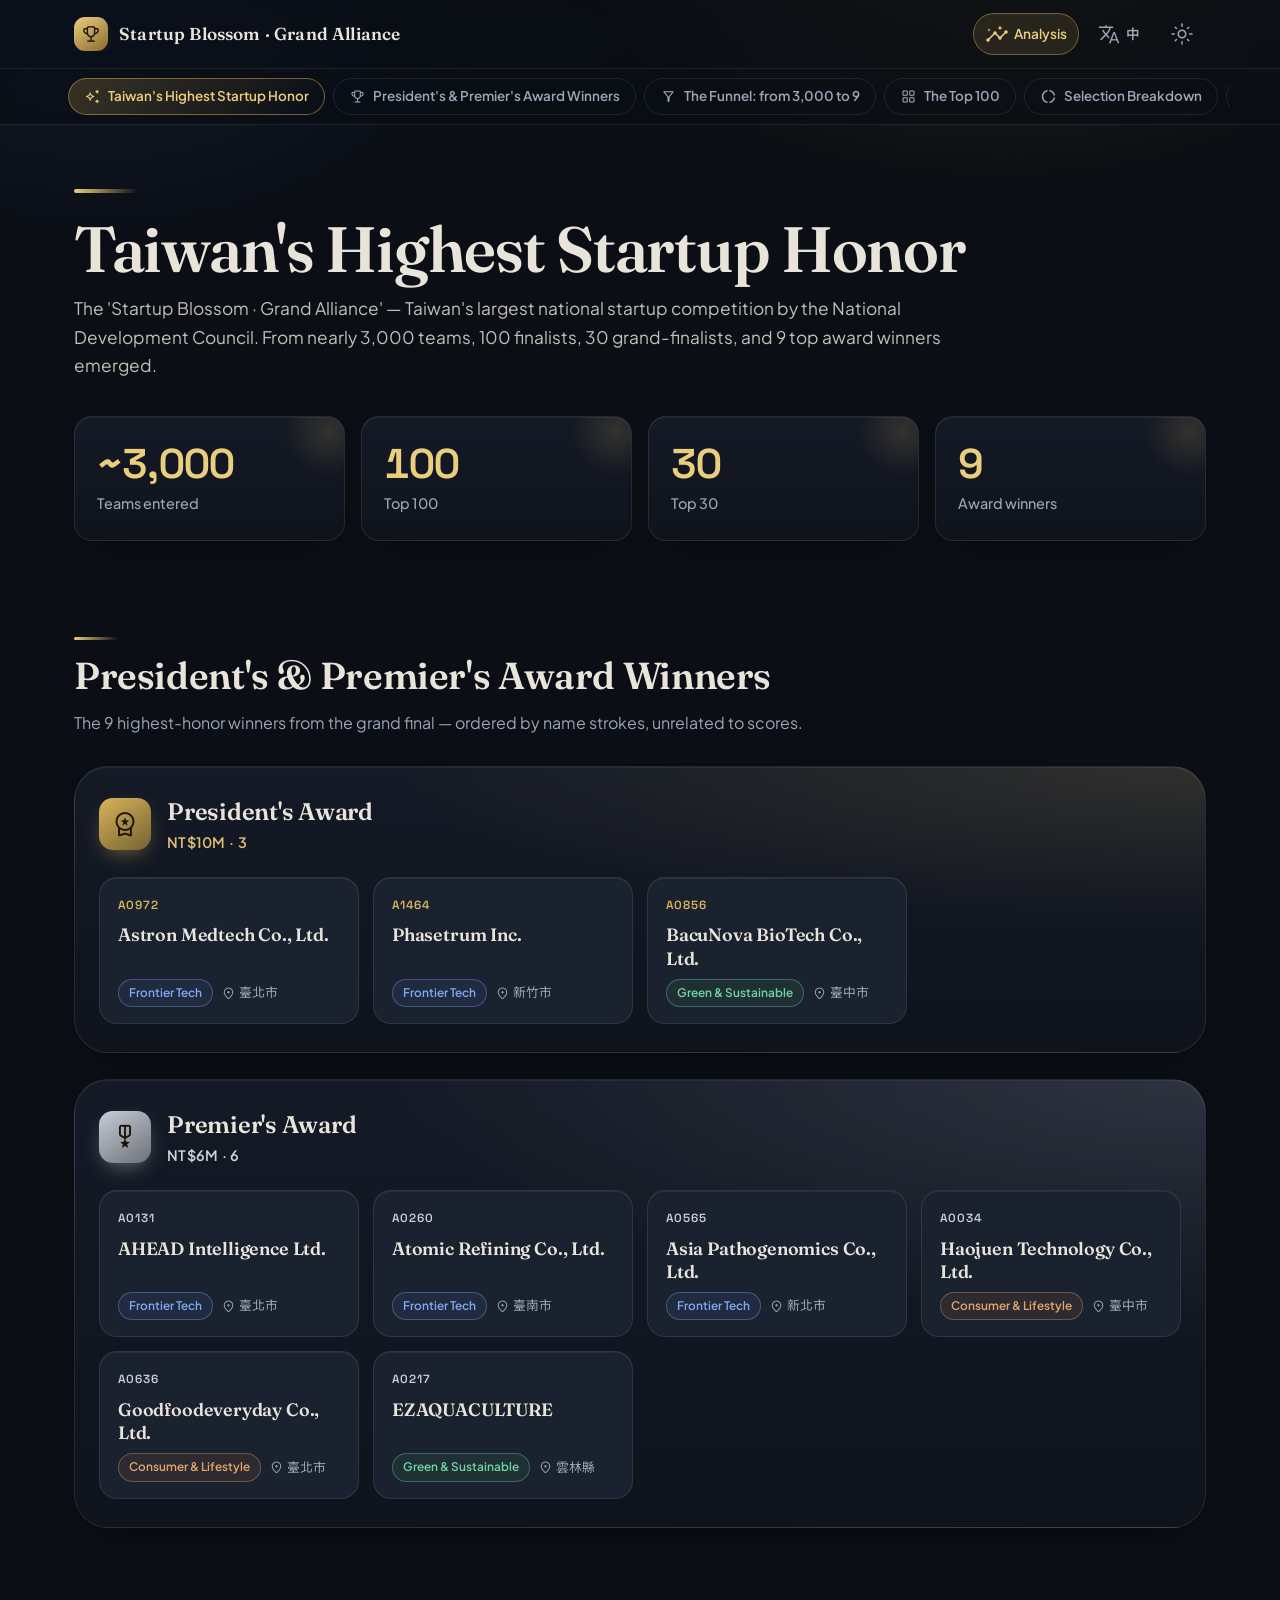
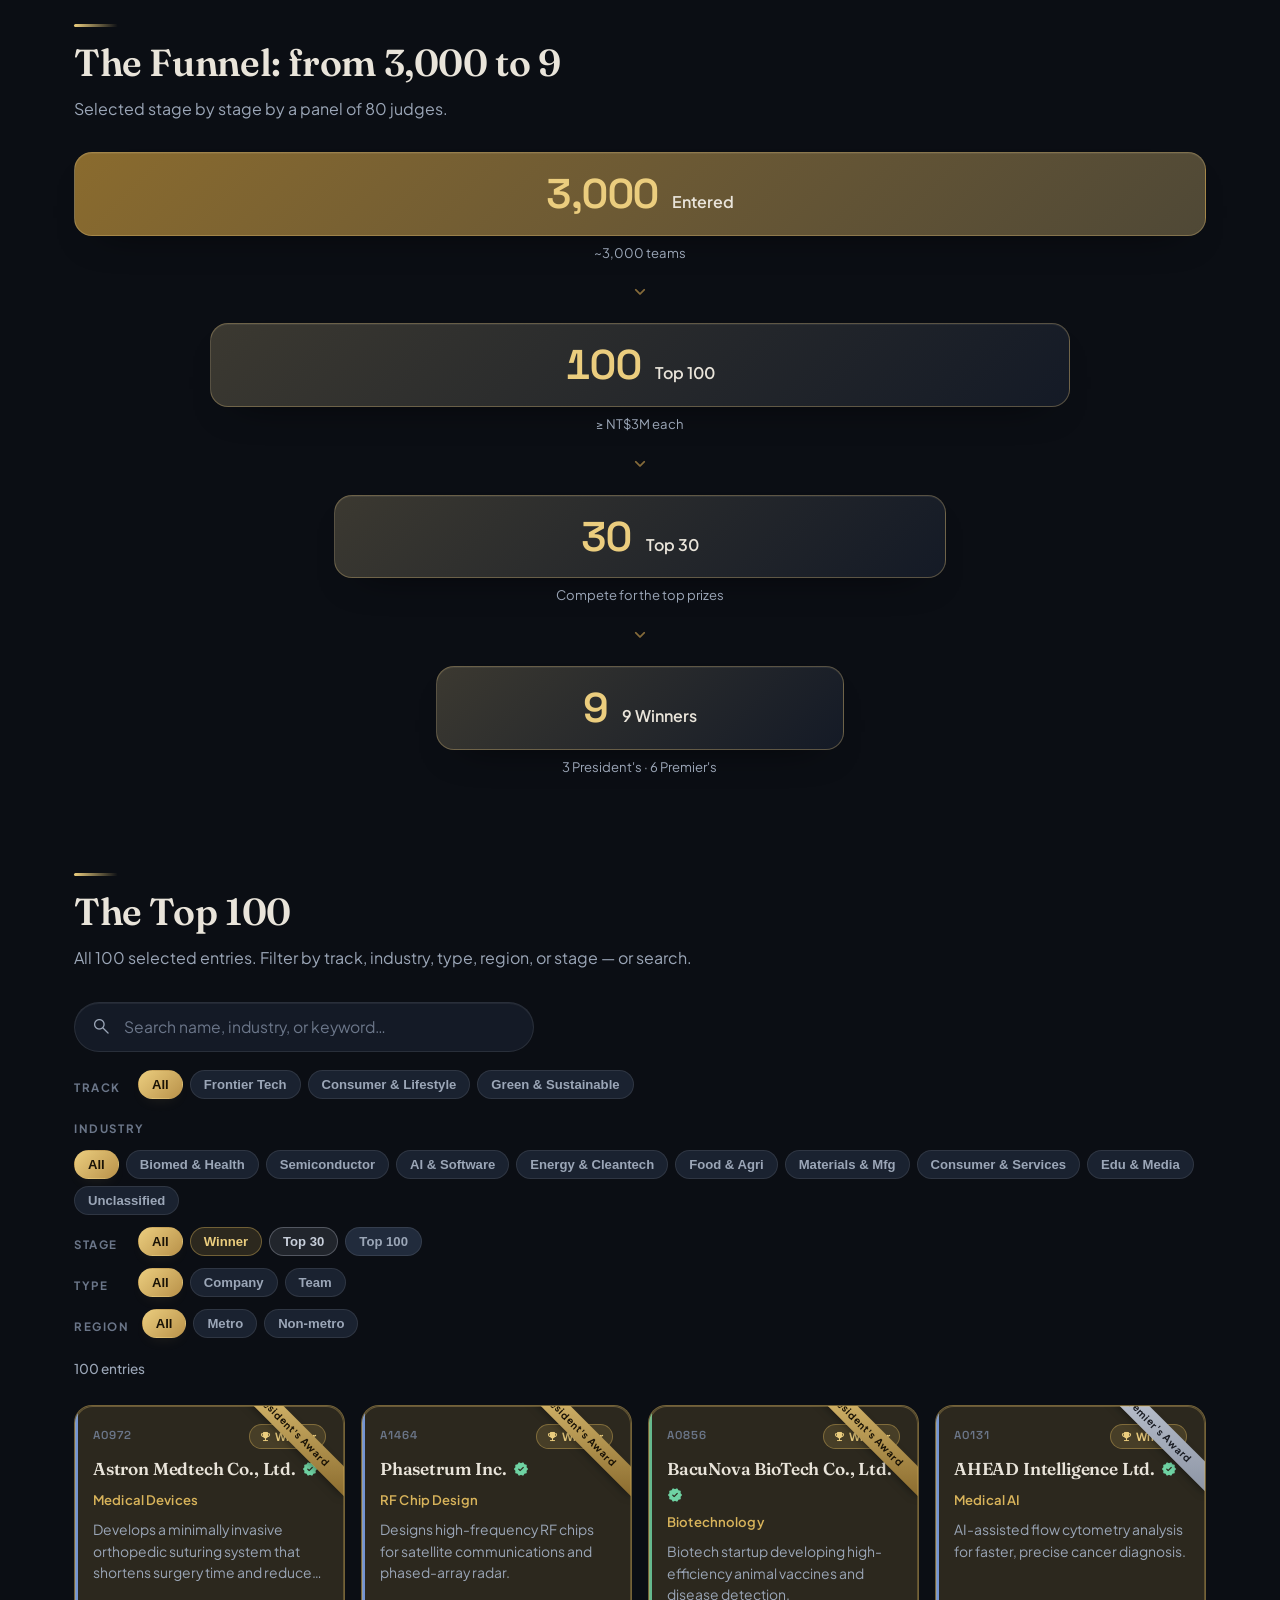
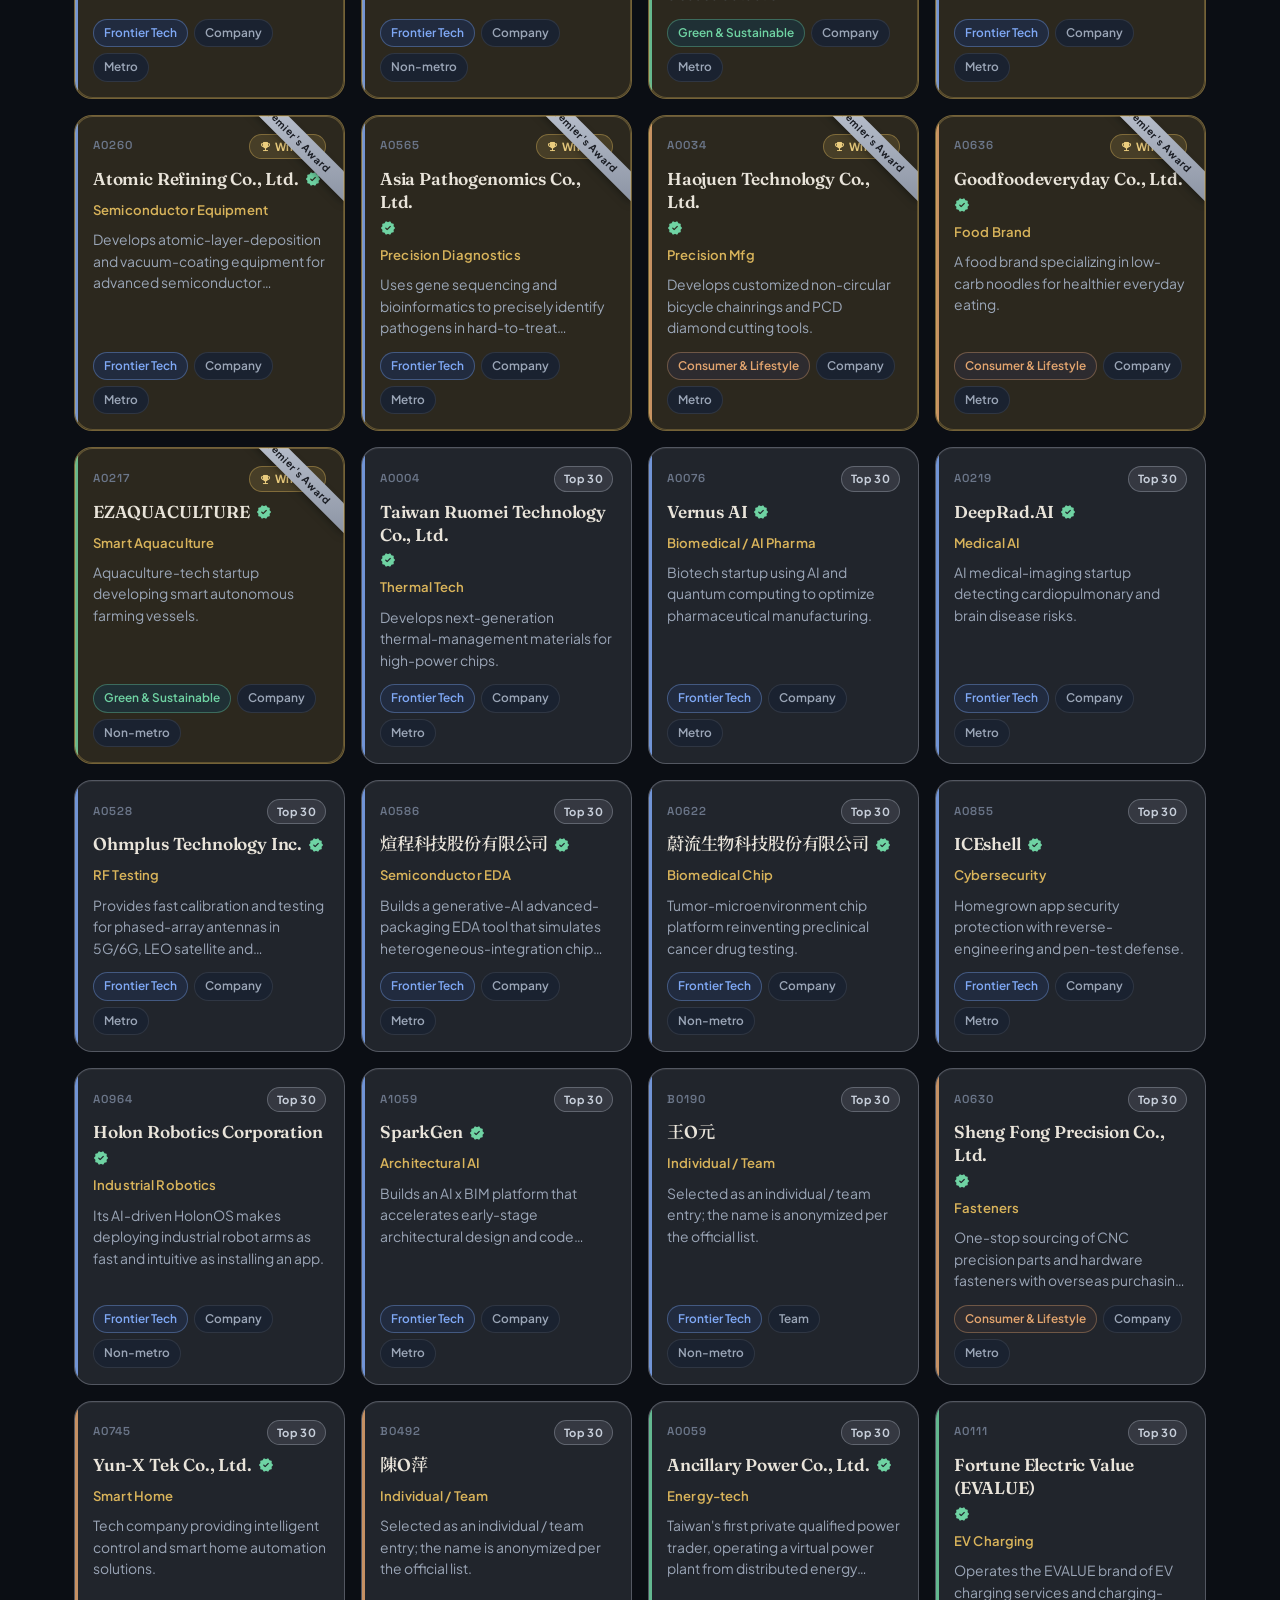
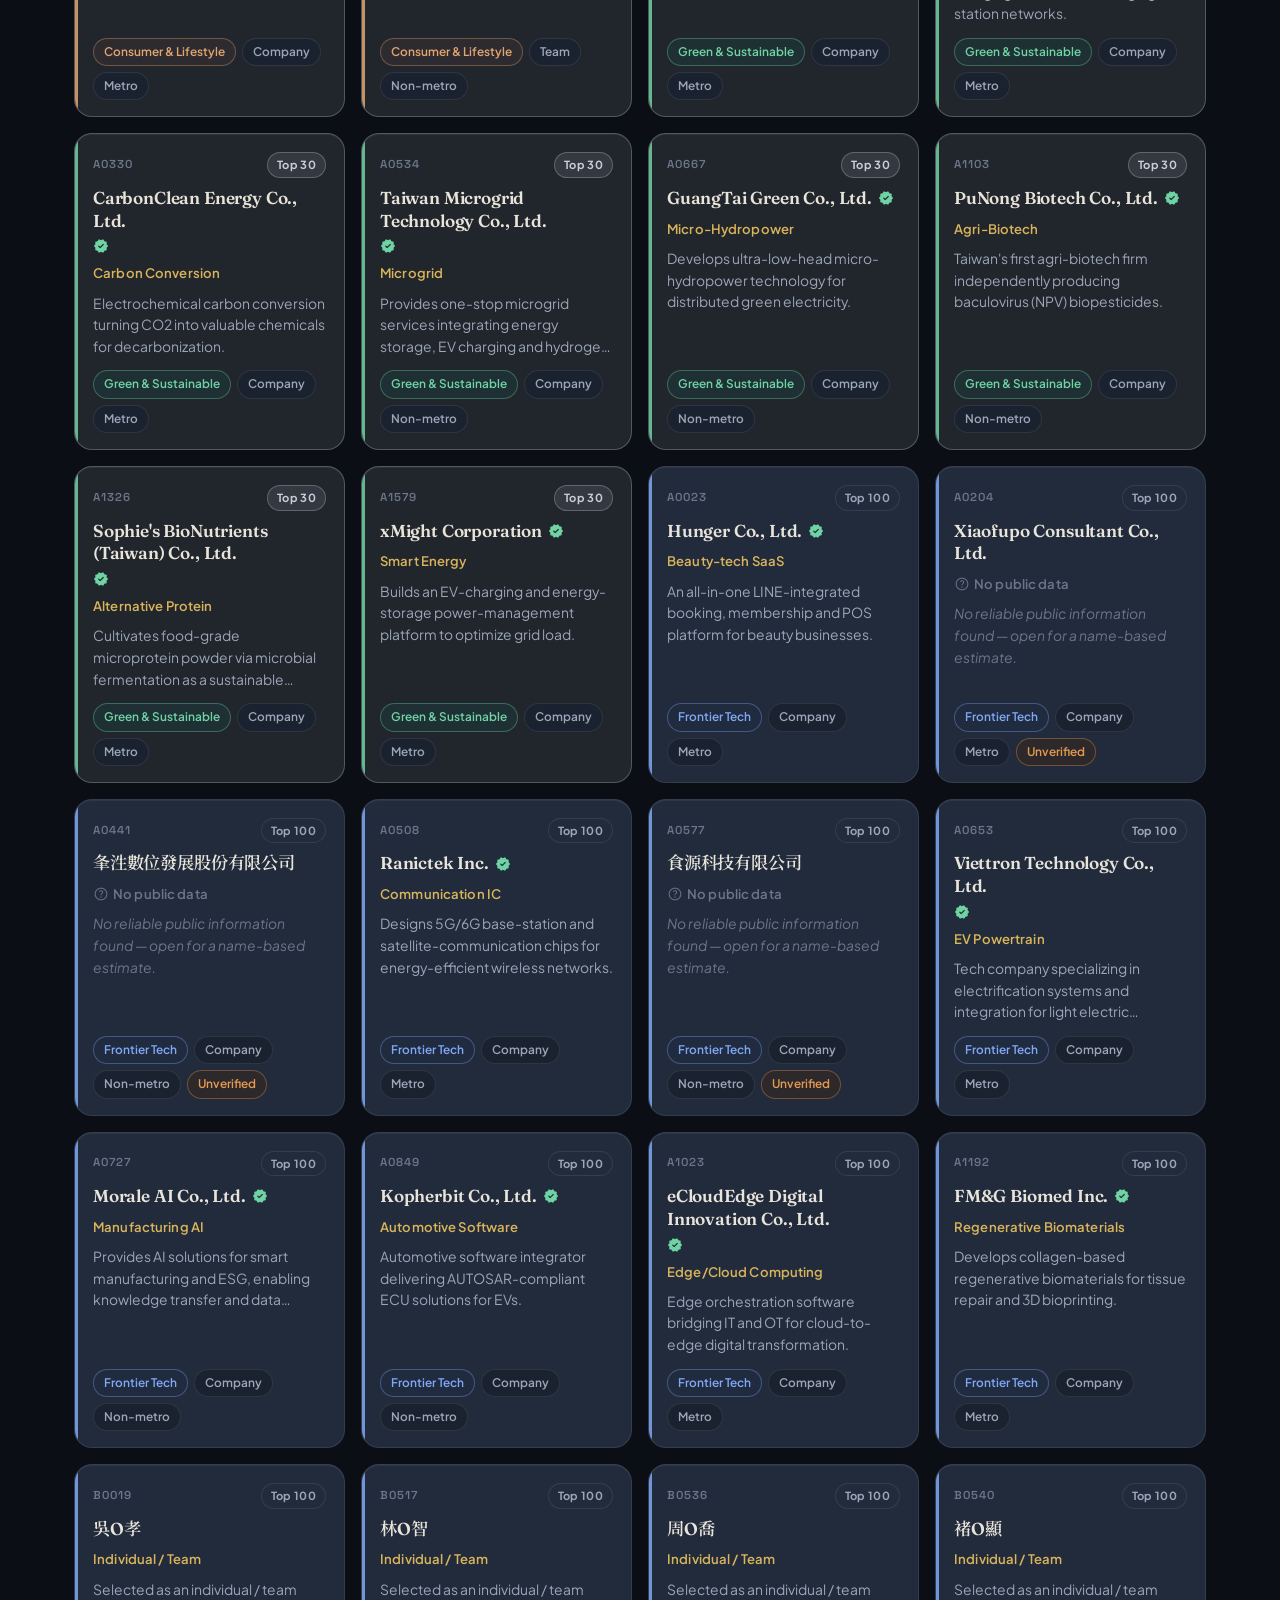
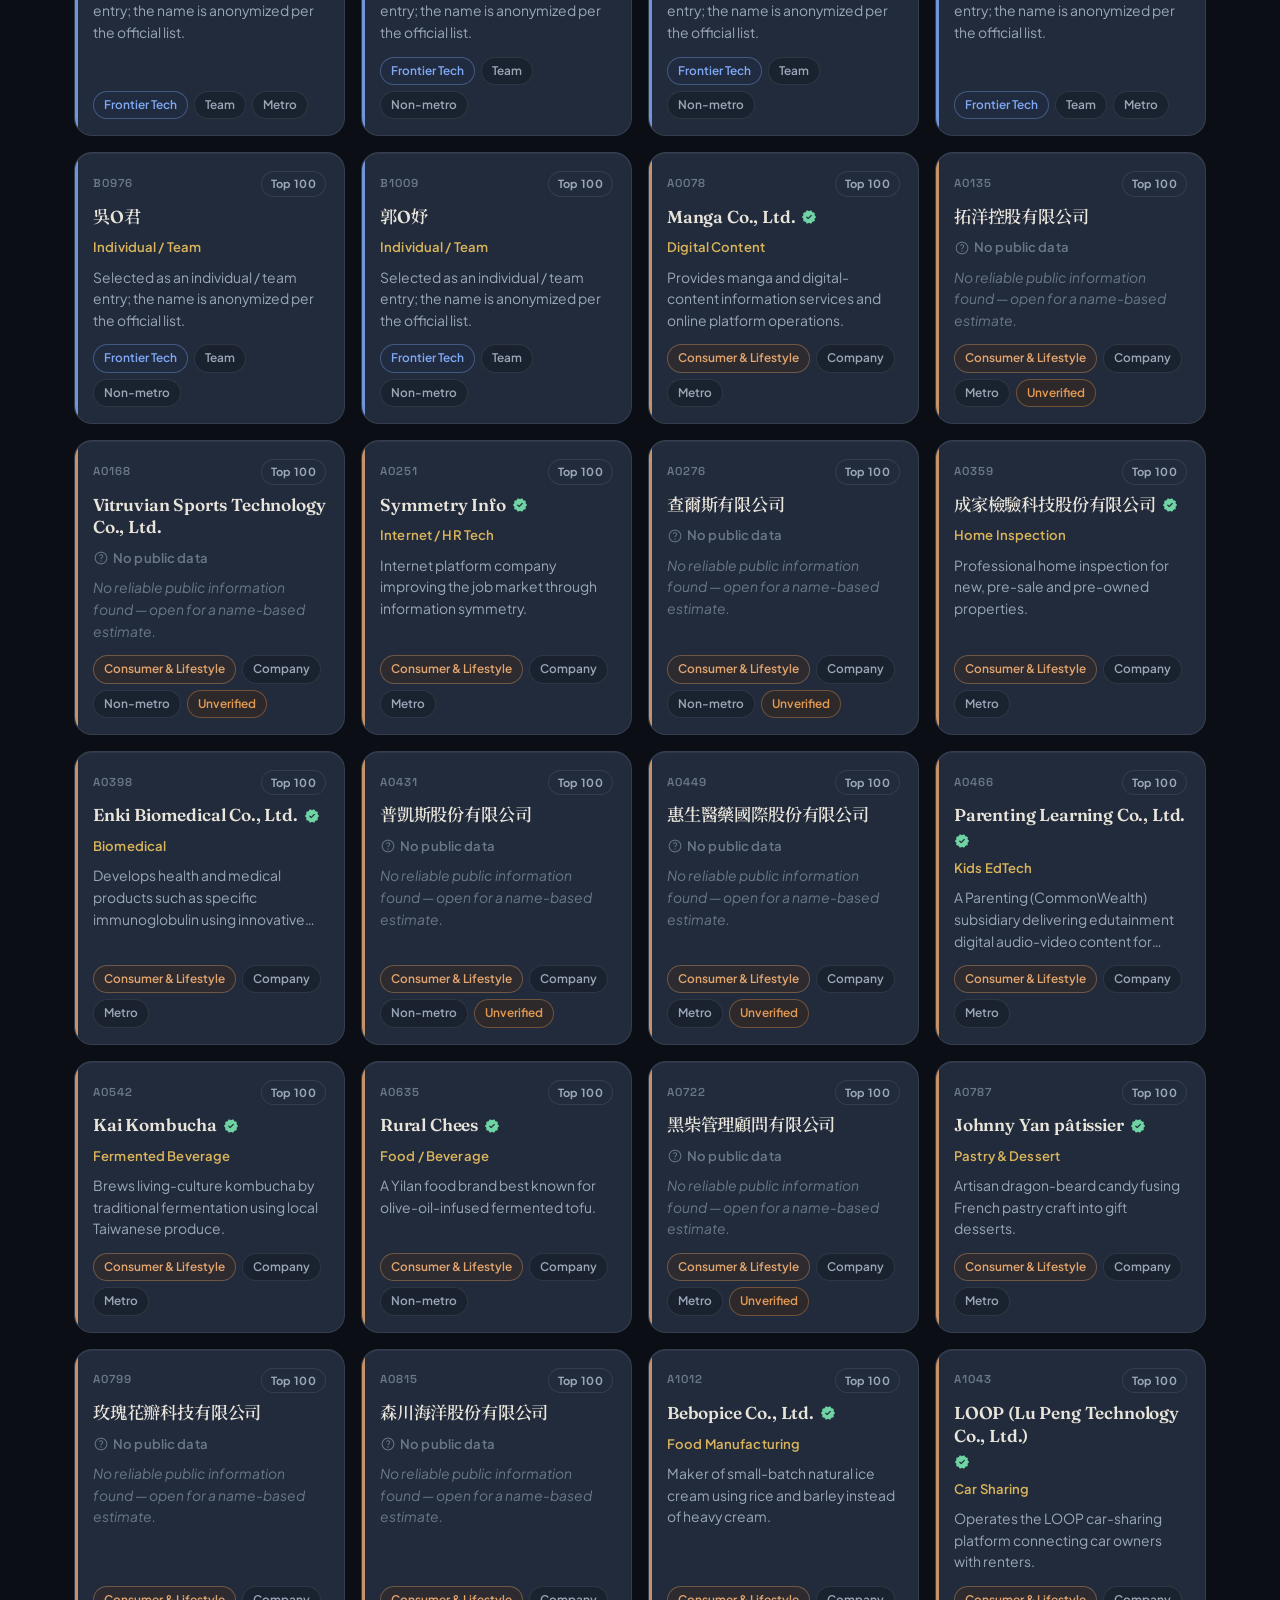
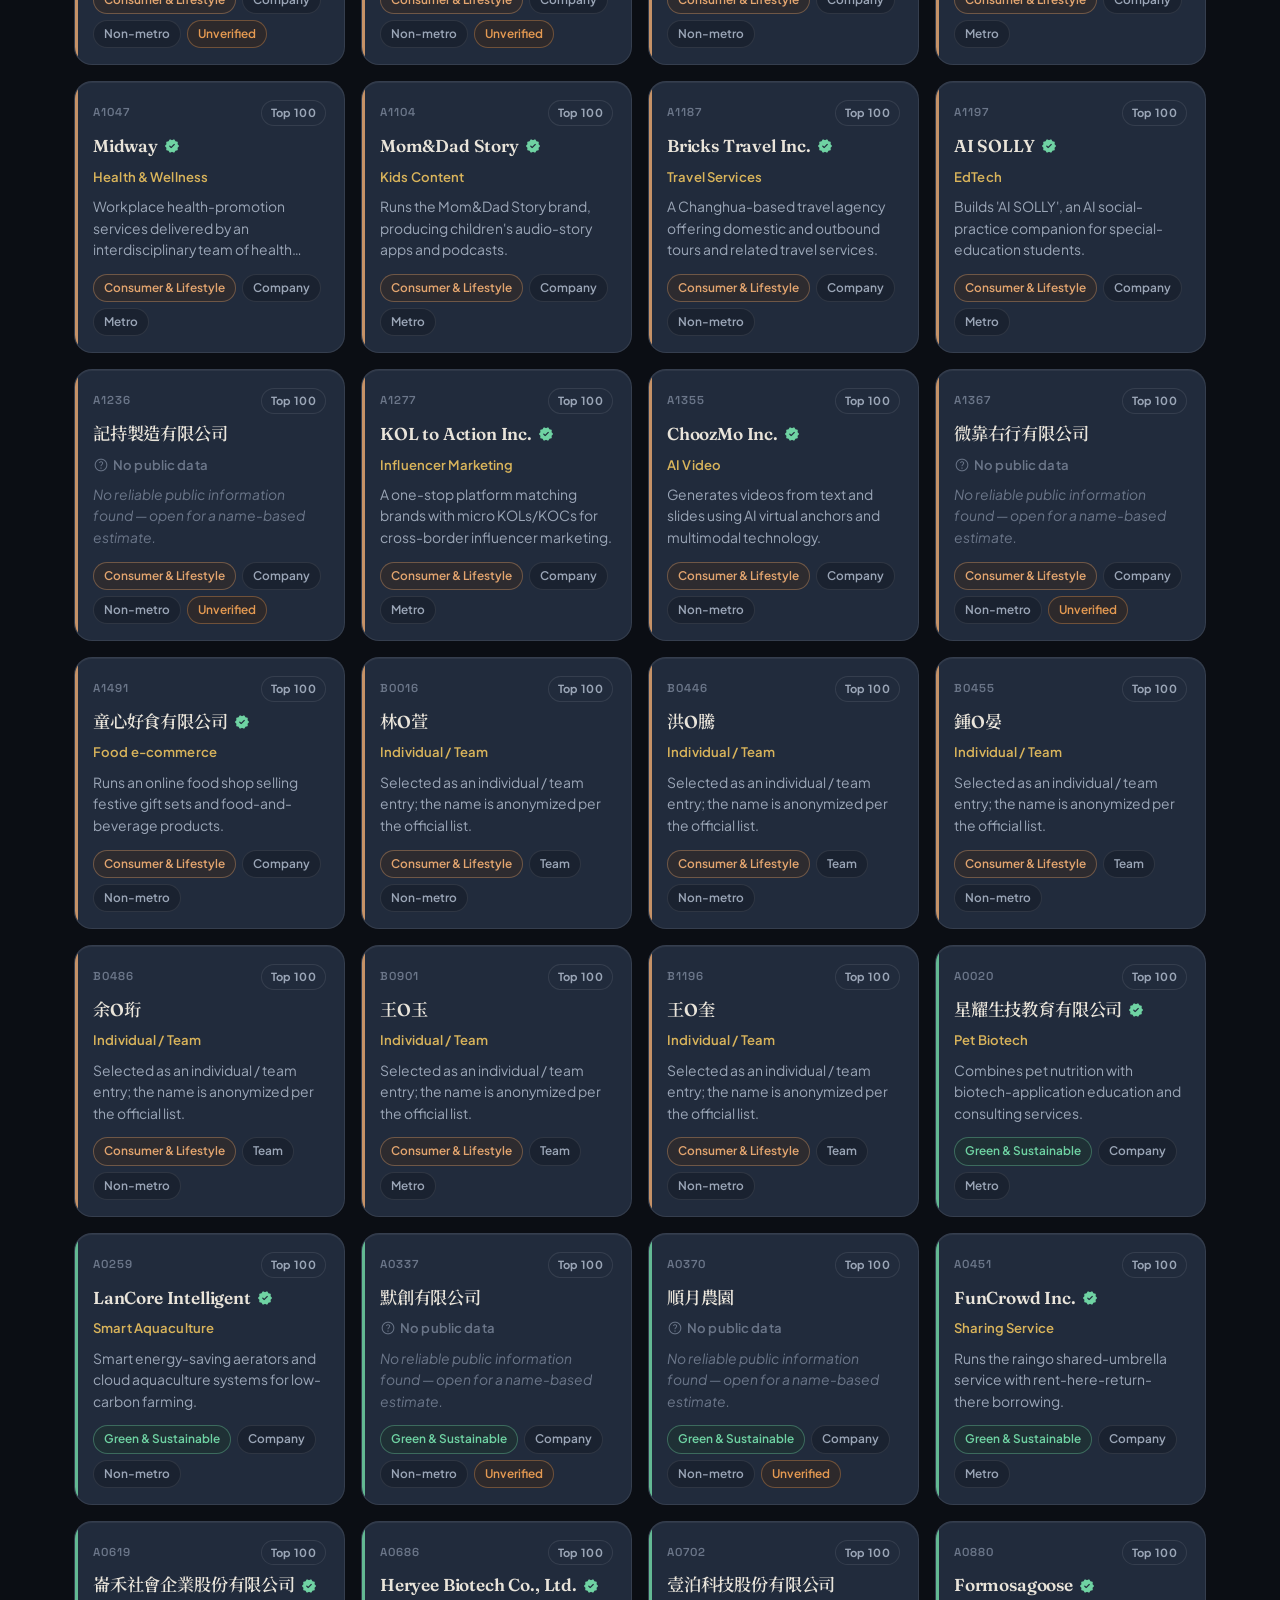
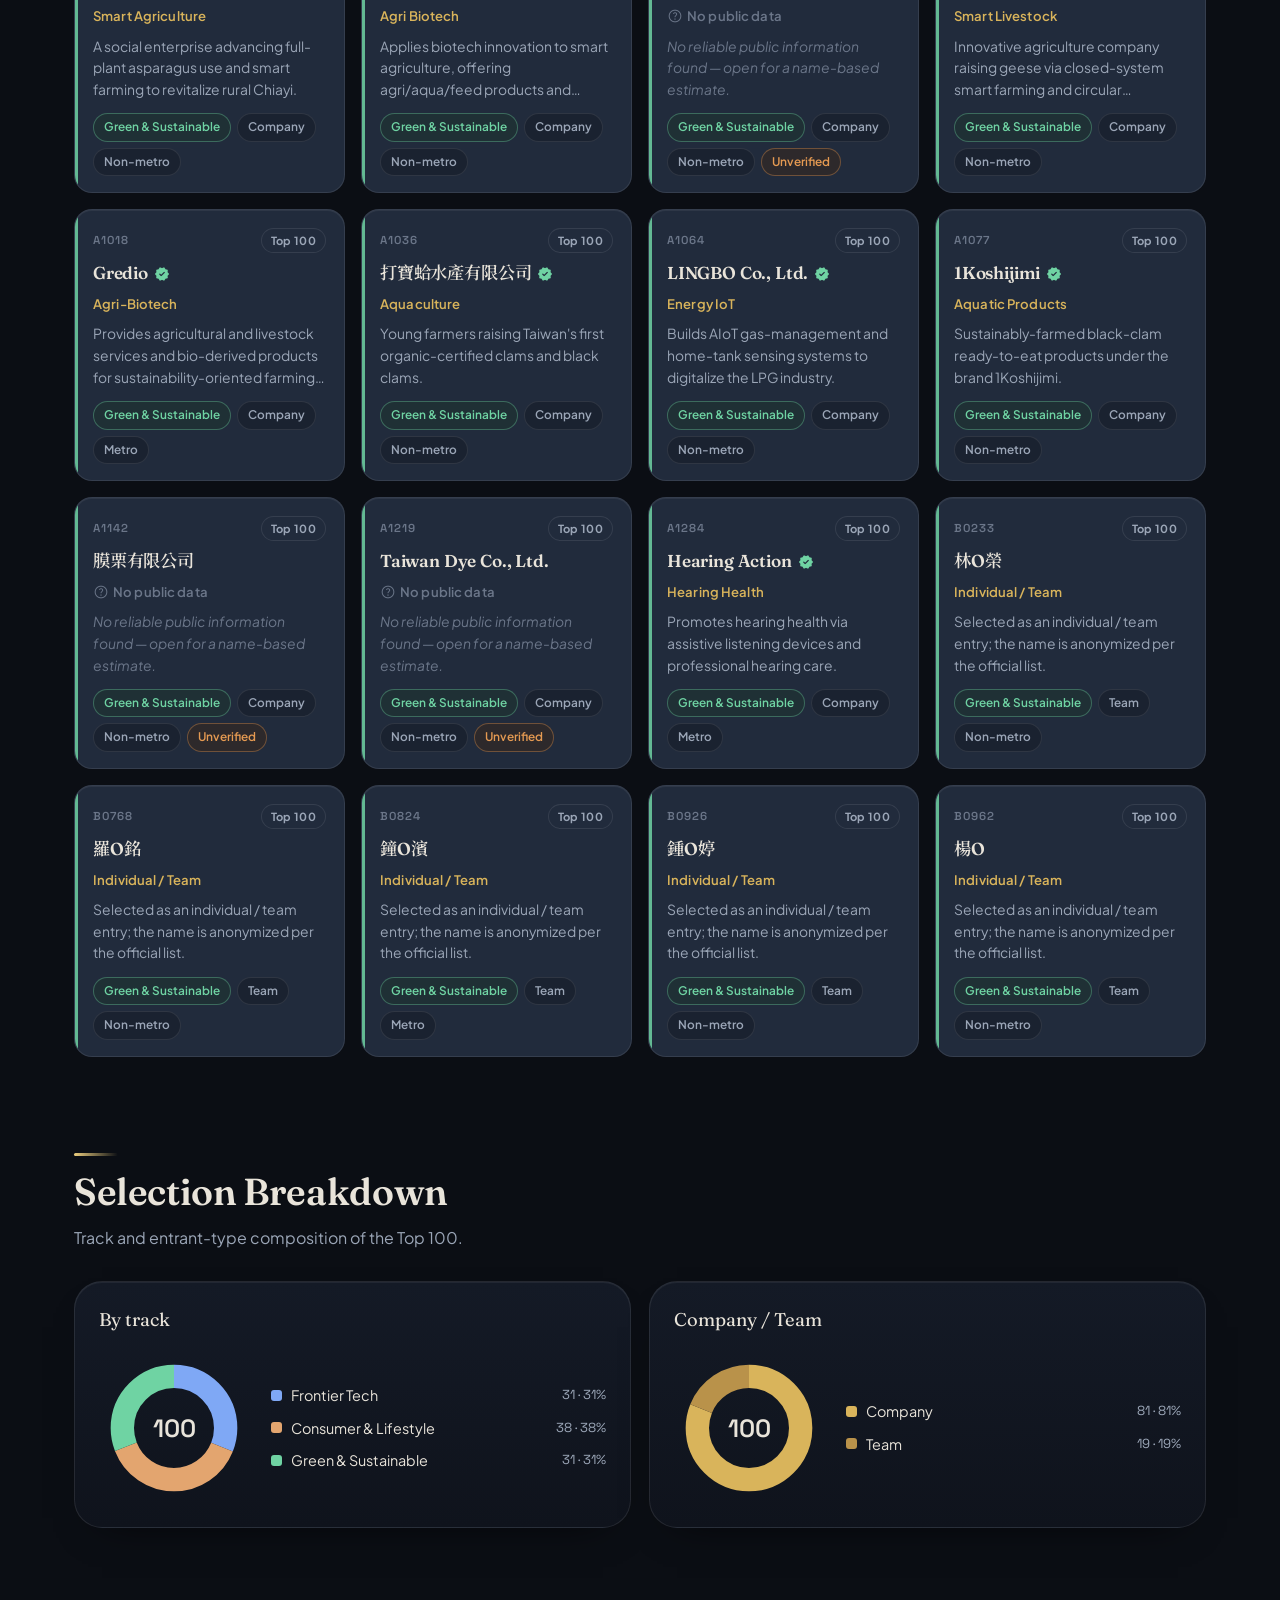
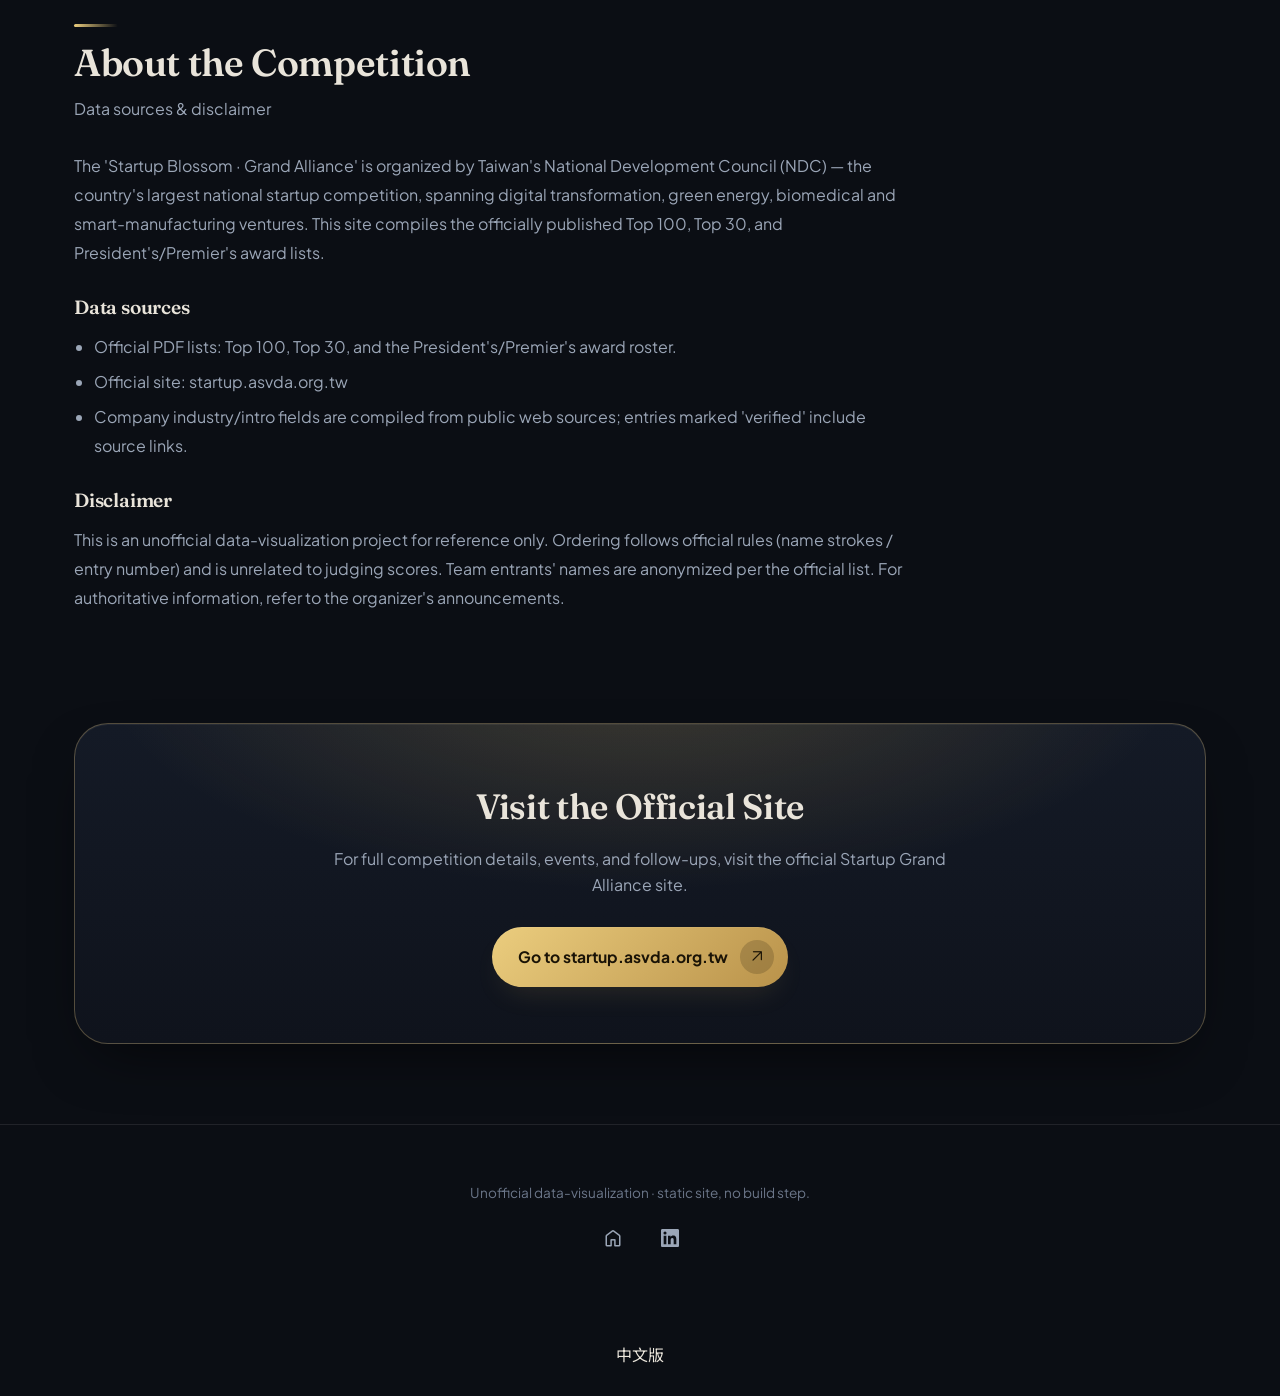
<file: en/index.html>
<!DOCTYPE html>
<html lang="en" data-theme="dark">
<head>
  <!-- ==== Google Analytics 4 (Measurement ID: G-B7RN36NKZJ) ==== -->
  <script async src="https://www.googletagmanager.com/gtag/js?id=G-B7RN36NKZJ"></script>
  <script>
    window.dataLayer = window.dataLayer || [];
    function gtag(){ dataLayer.push(arguments); }
    gtag('js', new Date());
    gtag('config', 'G-B7RN36NKZJ');
  </script>

  <meta charset="UTF-8" />
  <meta name="viewport" content="width=device-width, initial-scale=1.0, viewport-fit=cover" />

  <!-- ==== Primary meta ==== -->
  <title>Startup Blossom · Grand Alliance · The Top 100 finalists, Top 30, and national award winners</title>
  <link rel="canonical" href="https://startup-asvda-org.peteraim.com/en/" />
  <link rel="alternate" hreflang="zh-Hant" href="https://startup-asvda-org.peteraim.com/" />
  <link rel="alternate" hreflang="en" href="https://startup-asvda-org.peteraim.com/en/" />
  <link rel="alternate" hreflang="x-default" href="https://startup-asvda-org.peteraim.com/" />
  <meta name="theme-color" content="#0B0E14" />

  <!-- ==== Open Graph ==== -->
  <meta property="og:type" content="website" />
  <meta property="og:title" content="Startup Blossom · Grand Alliance · The Top 100 finalists, Top 30, and national award winners" />
  <meta property="og:url" content="https://startup-asvda-org.peteraim.com/en/" />
  <meta property="og:image" content="https://startup-asvda-org.peteraim.com/assets/og-image.png" />
  <meta property="og:locale" content="en_US" />

  <!-- ==== Twitter ==== -->
  <meta name="twitter:card" content="summary_large_image" />
  <meta name="twitter:title" content="Startup Blossom · Grand Alliance · The Top 100 finalists, Top 30, and national award winners" />
  <meta name="twitter:image" content="https://startup-asvda-org.peteraim.com/assets/og-image.png" />

  <!-- ==== JSON-LD structured data ==== -->
  <script type="application/ld+json">
  {
    "@context": "https://schema.org",
    "@type": "WebSite",
    "name": "Startup Blossom · Grand Alliance",
    "url": "https://startup-asvda-org.peteraim.com/en/",
    "inLanguage": ["en"]
  }
  </script>

  <!-- ==== Fonts + icons (CDN, no local files) ==== -->
  <link rel="preconnect" href="https://fonts.googleapis.com" />
  <link rel="preconnect" href="https://fonts.gstatic.com" crossorigin />
  <link href="https://fonts.googleapis.com/css2?family=Fraunces:opsz,wght@9..144,400..600&family=Plus+Jakarta+Sans:wght@400;500;600;700&family=Space+Grotesk:wght@500;600;700&family=Noto+Serif+TC:wght@500;600;700&family=Noto+Sans+TC:wght@400;500;700&display=swap" rel="stylesheet" />
  <link href="https://fonts.googleapis.com/css2?family=Material+Symbols+Rounded:opsz,wght,FILL,GRAD@24,300,0,0&display=swap" rel="stylesheet" />

  <link rel="stylesheet" href="../assets/styles.css" />
  <meta property="og:image:width" content="2400">
  <meta property="og:image:height" content="1260">
</head>
<body>
  <!-- ==== App bar ==== -->
  <header class="appbar">
    <div class="appbar__inner">
      <a class="brand" href="#top">
        <span class="material-symbols-rounded brand__logo">emoji_events</span>
        <span class="brand__name" id="brandName">Startup Blossom · Grand Alliance</span>
      </a>

      <div class="appbar__actions">
        <a class="icon-btn appbar__analysis" id="analysisLink" href="/en/analysis/"
           title="Deep analysis / 深度分析">
          <span class="material-symbols-rounded">insights</span>
          <span class="icon-btn__txt" id="analysisLabel">Analysis</span>
        </a>
        <a class="icon-btn" id="langToggle" href="/" hreflang="zh-Hant" lang="zh-Hant"
           rel="alternate" title="中文版" aria-label="以中文閱讀這一頁">
          <span class="material-symbols-rounded">translate</span>
          <span class="icon-btn__txt">中</span>
        </a>

        <button class="icon-btn" id="themeToggle" type="button"
                title="Theme" aria-label="Toggle theme / 切換主題">
          <span class="material-symbols-rounded" id="themeIcon">light_mode</span>
        </button>
      </div>
    </div>
  </header>

  <!-- ==== Sticky section nav (auto-generated anchor pills + scrollspy) ==== -->
  <nav class="sectionnav" id="sectionNav" aria-label="Section navigation">
    <div class="sectionnav__inner" id="sectionNavInner"></div>
  </nav>

  <span id="top"></span>

  <!-- ==== Composite sections (rendered in order from SITE_SECTIONS) ==== -->
  <main id="sections" aria-live="polite">
<section class="section section--hero" id="hero" aria-labelledby="hero-heading"><header class="section-head"><h2 id="hero-heading">Taiwan's Highest Startup Honor</h2><p class="section-head__sub">The 'Startup Blossom · Grand Alliance' — Taiwan's largest national startup competition by the National Development Council. From nearly 3,000 teams, 100 finalists, 30 grand-finalists, and 9 top award winners emerged.</p></header><div class="hero__stats"><div class="hero__stat" data-item=""><b class="hero__stat-value" data-count="3000" data-prefix="~">~3,000</b><span class="hero__stat-label">Teams entered</span></div><div class="hero__stat" data-item=""><b class="hero__stat-value" data-count="100" data-prefix="">100</b><span class="hero__stat-label">Top 100</span></div><div class="hero__stat" data-item=""><b class="hero__stat-value" data-count="30" data-prefix="">30</b><span class="hero__stat-label">Top 30</span></div><div class="hero__stat" data-item=""><b class="hero__stat-value" data-count="9" data-prefix="">9</b><span class="hero__stat-label">Award winners</span></div></div></section><section class="section section--awards" id="awards" aria-labelledby="awards-heading"><header class="section-head"><h2 id="awards-heading">President's &amp; Premier's Award Winners</h2><p class="section-head__sub">The 9 highest-honor winners from the grand final — ordered by name strokes, unrelated to scores.</p></header><div class="awards"><div class="award-group award-group--president"><div class="award-group__head"><span class="material-symbols-rounded award-group__crown" aria-hidden="true">workspace_premium</span><div class="award-group__heads"><h3 class="award-group__title">President's Award</h3><span class="award-group__prize">NT$10M · 3</span></div></div><div class="award-group__grid"><article class="award-card" tabindex="0" role="button" data-item="" data-slug="a0972" aria-label="Astron Medtech Co., Ltd."><span class="award-card__id">A0972</span><h4 class="award-card__name">Astron Medtech Co., Ltd.</h4><div class="award-card__meta"><span class="mchip chip--cat cat--frontier-tech">Frontier Tech</span><span class="award-card__city"><span class="material-symbols-rounded" aria-hidden="true">location_on</span>臺北市</span></div></article><article class="award-card" tabindex="0" role="button" data-item="" data-slug="a1464" aria-label="Phasetrum Inc."><span class="award-card__id">A1464</span><h4 class="award-card__name">Phasetrum Inc.</h4><div class="award-card__meta"><span class="mchip chip--cat cat--frontier-tech">Frontier Tech</span><span class="award-card__city"><span class="material-symbols-rounded" aria-hidden="true">location_on</span>新竹市</span></div></article><article class="award-card" tabindex="0" role="button" data-item="" data-slug="a0856" aria-label="BacuNova BioTech Co., Ltd."><span class="award-card__id">A0856</span><h4 class="award-card__name">BacuNova BioTech Co., Ltd.</h4><div class="award-card__meta"><span class="mchip chip--cat cat--green-sustain">Green &amp; Sustainable</span><span class="award-card__city"><span class="material-symbols-rounded" aria-hidden="true">location_on</span>臺中市</span></div></article></div></div><div class="award-group award-group--premier"><div class="award-group__head"><span class="material-symbols-rounded award-group__crown" aria-hidden="true">military_tech</span><div class="award-group__heads"><h3 class="award-group__title">Premier's Award</h3><span class="award-group__prize">NT$6M · 6</span></div></div><div class="award-group__grid"><article class="award-card" tabindex="0" role="button" data-item="" data-slug="a0131" aria-label="AHEAD Intelligence Ltd."><span class="award-card__id">A0131</span><h4 class="award-card__name">AHEAD Intelligence Ltd.</h4><div class="award-card__meta"><span class="mchip chip--cat cat--frontier-tech">Frontier Tech</span><span class="award-card__city"><span class="material-symbols-rounded" aria-hidden="true">location_on</span>臺北市</span></div></article><article class="award-card" tabindex="0" role="button" data-item="" data-slug="a0260" aria-label="Atomic Refining Co., Ltd."><span class="award-card__id">A0260</span><h4 class="award-card__name">Atomic Refining Co., Ltd.</h4><div class="award-card__meta"><span class="mchip chip--cat cat--frontier-tech">Frontier Tech</span><span class="award-card__city"><span class="material-symbols-rounded" aria-hidden="true">location_on</span>臺南市</span></div></article><article class="award-card" tabindex="0" role="button" data-item="" data-slug="a0565" aria-label="Asia Pathogenomics Co., Ltd."><span class="award-card__id">A0565</span><h4 class="award-card__name">Asia Pathogenomics Co., Ltd.</h4><div class="award-card__meta"><span class="mchip chip--cat cat--frontier-tech">Frontier Tech</span><span class="award-card__city"><span class="material-symbols-rounded" aria-hidden="true">location_on</span>新北市</span></div></article><article class="award-card" tabindex="0" role="button" data-item="" data-slug="a0034" aria-label="Haojuen Technology Co., Ltd."><span class="award-card__id">A0034</span><h4 class="award-card__name">Haojuen Technology Co., Ltd.</h4><div class="award-card__meta"><span class="mchip chip--cat cat--consumer-life">Consumer &amp; Lifestyle</span><span class="award-card__city"><span class="material-symbols-rounded" aria-hidden="true">location_on</span>臺中市</span></div></article><article class="award-card" tabindex="0" role="button" data-item="" data-slug="a0636" aria-label="Goodfoodeveryday Co., Ltd."><span class="award-card__id">A0636</span><h4 class="award-card__name">Goodfoodeveryday Co., Ltd.</h4><div class="award-card__meta"><span class="mchip chip--cat cat--consumer-life">Consumer &amp; Lifestyle</span><span class="award-card__city"><span class="material-symbols-rounded" aria-hidden="true">location_on</span>臺北市</span></div></article><article class="award-card" tabindex="0" role="button" data-item="" data-slug="a0217" aria-label="EZAQUACULTURE"><span class="award-card__id">A0217</span><h4 class="award-card__name">EZAQUACULTURE</h4><div class="award-card__meta"><span class="mchip chip--cat cat--green-sustain">Green &amp; Sustainable</span><span class="award-card__city"><span class="material-symbols-rounded" aria-hidden="true">location_on</span>雲林縣</span></div></article></div></div></div></section><section class="section section--funnel" id="funnel" aria-labelledby="funnel-heading"><header class="section-head"><h2 id="funnel-heading">The Funnel: from 3,000 to 9</h2><p class="section-head__sub">Selected stage by stage by a panel of 80 judges.</p></header><ol class="funnel"><li class="funnel__row" data-item="" style="--w:100%"><div class="funnel__bar"><b class="funnel__value">3,000</b><span class="funnel__label">Entered</span></div><span class="funnel__note">~3,000 teams</span></li><li class="funnel__row" data-item="" style="--w:76%"><div class="funnel__bar"><b class="funnel__value">100</b><span class="funnel__label">Top 100</span></div><span class="funnel__note">≥ NT$3M each</span></li><li class="funnel__row" data-item="" style="--w:54%"><div class="funnel__bar"><b class="funnel__value">30</b><span class="funnel__label">Top 30</span></div><span class="funnel__note">Compete for the top prizes</span></li><li class="funnel__row" data-item="" style="--w:36%"><div class="funnel__bar"><b class="funnel__value">9</b><span class="funnel__label">9 Winners</span></div><span class="funnel__note">3 President's · 6 Premier's</span></li></ol></section><section class="section section--gallery" id="companies" aria-labelledby="companies-heading"><header class="section-head"><h2 id="companies-heading">The Top 100</h2><p class="section-head__sub">All 100 selected entries. Filter by track, industry, type, region, or stage — or search.</p></header><div class="gallery-controls"><div class="search"><span class="material-symbols-rounded" aria-hidden="true">search</span><input id="gallerySearch" type="search" autocomplete="off" value="" placeholder="Search name, industry, or keyword…" aria-label="Search name, industry, or keyword…"><button class="search__clear" id="galleryClear" type="button" aria-label="Clear" style="display: none;"><span class="material-symbols-rounded">close</span></button></div><div class="filters"><div class="filter-axis"><span class="filter-axis__label">Track</span><div class="filter-axis__chips"><button class="chip filter-chip  is-active" type="button" data-axis="category" data-val="all" aria-pressed="true">All</button><button class="chip filter-chip cat--frontier-tech" type="button" data-axis="category" data-val="frontier-tech" aria-pressed="false">Frontier Tech</button><button class="chip filter-chip cat--consumer-life" type="button" data-axis="category" data-val="consumer-life" aria-pressed="false">Consumer &amp; Lifestyle</button><button class="chip filter-chip cat--green-sustain" type="button" data-axis="category" data-val="green-sustain" aria-pressed="false">Green &amp; Sustainable</button></div></div><div class="filter-axis"><span class="filter-axis__label">Industry</span><div class="filter-axis__chips"><button class="chip filter-chip  is-active" type="button" data-axis="industry" data-val="all" aria-pressed="true">All</button><button class="chip filter-chip ind--biomed" type="button" data-axis="industry" data-val="biomed" aria-pressed="false">Biomed &amp; Health</button><button class="chip filter-chip ind--semicon" type="button" data-axis="industry" data-val="semicon" aria-pressed="false">Semiconductor</button><button class="chip filter-chip ind--ai-soft" type="button" data-axis="industry" data-val="ai-soft" aria-pressed="false">AI &amp; Software</button><button class="chip filter-chip ind--energy" type="button" data-axis="industry" data-val="energy" aria-pressed="false">Energy &amp; Cleantech</button><button class="chip filter-chip ind--food-agri" type="button" data-axis="industry" data-val="food-agri" aria-pressed="false">Food &amp; Agri</button><button class="chip filter-chip ind--material-mfg" type="button" data-axis="industry" data-val="material-mfg" aria-pressed="false">Materials &amp; Mfg</button><button class="chip filter-chip ind--consumer" type="button" data-axis="industry" data-val="consumer" aria-pressed="false">Consumer &amp; Services</button><button class="chip filter-chip ind--edu-media" type="button" data-axis="industry" data-val="edu-media" aria-pressed="false">Edu &amp; Media</button><button class="chip filter-chip ind--unknown" type="button" data-axis="industry" data-val="unknown" aria-pressed="false">Unclassified</button></div></div><div class="filter-axis"><span class="filter-axis__label">Stage</span><div class="filter-axis__chips"><button class="chip filter-chip  is-active" type="button" data-axis="stage" data-val="all" aria-pressed="true">All</button><button class="chip filter-chip stage--winner" type="button" data-axis="stage" data-val="winner" aria-pressed="false">Winner</button><button class="chip filter-chip stage--final" type="button" data-axis="stage" data-val="final" aria-pressed="false">Top 30</button><button class="chip filter-chip stage--semi" type="button" data-axis="stage" data-val="semi" aria-pressed="false">Top 100</button></div></div><div class="filter-axis"><span class="filter-axis__label">Type</span><div class="filter-axis__chips"><button class="chip filter-chip  is-active" type="button" data-axis="type" data-val="all" aria-pressed="true">All</button><button class="chip filter-chip " type="button" data-axis="type" data-val="company" aria-pressed="false">Company</button><button class="chip filter-chip " type="button" data-axis="type" data-val="team" aria-pressed="false">Team</button></div></div><div class="filter-axis"><span class="filter-axis__label">Region</span><div class="filter-axis__chips"><button class="chip filter-chip  is-active" type="button" data-axis="region" data-val="all" aria-pressed="true">All</button><button class="chip filter-chip " type="button" data-axis="region" data-val="metro" aria-pressed="false">Metro</button><button class="chip filter-chip " type="button" data-axis="region" data-val="non-metro" aria-pressed="false">Non-metro</button></div></div></div><p class="result-count" id="resultCount" aria-live="polite">100 entries</p></div><div class="grid" id="galleryGrid"><article class="ccard card stage--winner" tabindex="0" role="button" data-item="" data-slug="a0972" aria-label="Astron Medtech Co., Ltd."><span class="ccard__ribbon ribbon--president">President's Award</span><div class="ccard__top"><span class="ccard__id">A0972</span><span class="stage-badge stage--winner"><span class="material-symbols-rounded" aria-hidden="true">emoji_events</span>Winner</span></div><h3 class="ccard__name">Astron Medtech Co., Ltd.<span class="ccard__verified" title="Verified"><span class="material-symbols-rounded" aria-hidden="true">verified</span></span></h3><p class="ccard__industry">Medical Devices</p><p class="ccard__summary">Develops a minimally invasive orthopedic suturing system that shortens surgery time and reduces complications.</p><div class="ccard__chips"><span class="mchip chip--cat cat--frontier-tech">Frontier Tech</span><span class="mchip">Company</span><span class="mchip">Metro</span></div></article><article class="ccard card stage--winner" tabindex="0" role="button" data-item="" data-slug="a1464" aria-label="Phasetrum Inc."><span class="ccard__ribbon ribbon--president">President's Award</span><div class="ccard__top"><span class="ccard__id">A1464</span><span class="stage-badge stage--winner"><span class="material-symbols-rounded" aria-hidden="true">emoji_events</span>Winner</span></div><h3 class="ccard__name">Phasetrum Inc.<span class="ccard__verified" title="Verified"><span class="material-symbols-rounded" aria-hidden="true">verified</span></span></h3><p class="ccard__industry">RF Chip Design</p><p class="ccard__summary">Designs high-frequency RF chips for satellite communications and phased-array radar.</p><div class="ccard__chips"><span class="mchip chip--cat cat--frontier-tech">Frontier Tech</span><span class="mchip">Company</span><span class="mchip">Non-metro</span></div></article><article class="ccard card stage--winner" tabindex="0" role="button" data-item="" data-slug="a0856" aria-label="BacuNova BioTech Co., Ltd."><span class="ccard__ribbon ribbon--president">President's Award</span><div class="ccard__top"><span class="ccard__id">A0856</span><span class="stage-badge stage--winner"><span class="material-symbols-rounded" aria-hidden="true">emoji_events</span>Winner</span></div><h3 class="ccard__name">BacuNova BioTech Co., Ltd.<span class="ccard__verified" title="Verified"><span class="material-symbols-rounded" aria-hidden="true">verified</span></span></h3><p class="ccard__industry">Biotechnology</p><p class="ccard__summary">Biotech startup developing high-efficiency animal vaccines and disease detection.</p><div class="ccard__chips"><span class="mchip chip--cat cat--green-sustain">Green &amp; Sustainable</span><span class="mchip">Company</span><span class="mchip">Metro</span></div></article><article class="ccard card stage--winner" tabindex="0" role="button" data-item="" data-slug="a0131" aria-label="AHEAD Intelligence Ltd."><span class="ccard__ribbon ribbon--premier">Premier's Award</span><div class="ccard__top"><span class="ccard__id">A0131</span><span class="stage-badge stage--winner"><span class="material-symbols-rounded" aria-hidden="true">emoji_events</span>Winner</span></div><h3 class="ccard__name">AHEAD Intelligence Ltd.<span class="ccard__verified" title="Verified"><span class="material-symbols-rounded" aria-hidden="true">verified</span></span></h3><p class="ccard__industry">Medical AI</p><p class="ccard__summary">AI-assisted flow cytometry analysis for faster, precise cancer diagnosis.</p><div class="ccard__chips"><span class="mchip chip--cat cat--frontier-tech">Frontier Tech</span><span class="mchip">Company</span><span class="mchip">Metro</span></div></article><article class="ccard card stage--winner" tabindex="0" role="button" data-item="" data-slug="a0260" aria-label="Atomic Refining Co., Ltd."><span class="ccard__ribbon ribbon--premier">Premier's Award</span><div class="ccard__top"><span class="ccard__id">A0260</span><span class="stage-badge stage--winner"><span class="material-symbols-rounded" aria-hidden="true">emoji_events</span>Winner</span></div><h3 class="ccard__name">Atomic Refining Co., Ltd.<span class="ccard__verified" title="Verified"><span class="material-symbols-rounded" aria-hidden="true">verified</span></span></h3><p class="ccard__industry">Semiconductor Equipment</p><p class="ccard__summary">Develops atomic-layer-deposition and vacuum-coating equipment for advanced semiconductor processes.</p><div class="ccard__chips"><span class="mchip chip--cat cat--frontier-tech">Frontier Tech</span><span class="mchip">Company</span><span class="mchip">Metro</span></div></article><article class="ccard card stage--winner" tabindex="0" role="button" data-item="" data-slug="a0565" aria-label="Asia Pathogenomics Co., Ltd."><span class="ccard__ribbon ribbon--premier">Premier's Award</span><div class="ccard__top"><span class="ccard__id">A0565</span><span class="stage-badge stage--winner"><span class="material-symbols-rounded" aria-hidden="true">emoji_events</span>Winner</span></div><h3 class="ccard__name">Asia Pathogenomics Co., Ltd.<span class="ccard__verified" title="Verified"><span class="material-symbols-rounded" aria-hidden="true">verified</span></span></h3><p class="ccard__industry">Precision Diagnostics</p><p class="ccard__summary">Uses gene sequencing and bioinformatics to precisely identify pathogens in hard-to-treat infections.</p><div class="ccard__chips"><span class="mchip chip--cat cat--frontier-tech">Frontier Tech</span><span class="mchip">Company</span><span class="mchip">Metro</span></div></article><article class="ccard card stage--winner" tabindex="0" role="button" data-item="" data-slug="a0034" aria-label="Haojuen Technology Co., Ltd."><span class="ccard__ribbon ribbon--premier">Premier's Award</span><div class="ccard__top"><span class="ccard__id">A0034</span><span class="stage-badge stage--winner"><span class="material-symbols-rounded" aria-hidden="true">emoji_events</span>Winner</span></div><h3 class="ccard__name">Haojuen Technology Co., Ltd.<span class="ccard__verified" title="Verified"><span class="material-symbols-rounded" aria-hidden="true">verified</span></span></h3><p class="ccard__industry">Precision Mfg</p><p class="ccard__summary">Develops customized non-circular bicycle chainrings and PCD diamond cutting tools.</p><div class="ccard__chips"><span class="mchip chip--cat cat--consumer-life">Consumer &amp; Lifestyle</span><span class="mchip">Company</span><span class="mchip">Metro</span></div></article><article class="ccard card stage--winner" tabindex="0" role="button" data-item="" data-slug="a0636" aria-label="Goodfoodeveryday Co., Ltd."><span class="ccard__ribbon ribbon--premier">Premier's Award</span><div class="ccard__top"><span class="ccard__id">A0636</span><span class="stage-badge stage--winner"><span class="material-symbols-rounded" aria-hidden="true">emoji_events</span>Winner</span></div><h3 class="ccard__name">Goodfoodeveryday Co., Ltd.<span class="ccard__verified" title="Verified"><span class="material-symbols-rounded" aria-hidden="true">verified</span></span></h3><p class="ccard__industry">Food Brand</p><p class="ccard__summary">A food brand specializing in low-carb noodles for healthier everyday eating.</p><div class="ccard__chips"><span class="mchip chip--cat cat--consumer-life">Consumer &amp; Lifestyle</span><span class="mchip">Company</span><span class="mchip">Metro</span></div></article><article class="ccard card stage--winner" tabindex="0" role="button" data-item="" data-slug="a0217" aria-label="EZAQUACULTURE"><span class="ccard__ribbon ribbon--premier">Premier's Award</span><div class="ccard__top"><span class="ccard__id">A0217</span><span class="stage-badge stage--winner"><span class="material-symbols-rounded" aria-hidden="true">emoji_events</span>Winner</span></div><h3 class="ccard__name">EZAQUACULTURE<span class="ccard__verified" title="Verified"><span class="material-symbols-rounded" aria-hidden="true">verified</span></span></h3><p class="ccard__industry">Smart Aquaculture</p><p class="ccard__summary">Aquaculture-tech startup developing smart autonomous farming vessels.</p><div class="ccard__chips"><span class="mchip chip--cat cat--green-sustain">Green &amp; Sustainable</span><span class="mchip">Company</span><span class="mchip">Non-metro</span></div></article><article class="ccard card stage--final" tabindex="0" role="button" data-item="" data-slug="a0004" aria-label="Taiwan Ruomei Technology Co., Ltd."><div class="ccard__top"><span class="ccard__id">A0004</span><span class="stage-badge stage--final">Top 30</span></div><h3 class="ccard__name">Taiwan Ruomei Technology Co., Ltd.<span class="ccard__verified" title="Verified"><span class="material-symbols-rounded" aria-hidden="true">verified</span></span></h3><p class="ccard__industry">Thermal Tech</p><p class="ccard__summary">Develops next-generation thermal-management materials for high-power chips.</p><div class="ccard__chips"><span class="mchip chip--cat cat--frontier-tech">Frontier Tech</span><span class="mchip">Company</span><span class="mchip">Metro</span></div></article><article class="ccard card stage--final" tabindex="0" role="button" data-item="" data-slug="a0076" aria-label="Vernus AI"><div class="ccard__top"><span class="ccard__id">A0076</span><span class="stage-badge stage--final">Top 30</span></div><h3 class="ccard__name">Vernus AI<span class="ccard__verified" title="Verified"><span class="material-symbols-rounded" aria-hidden="true">verified</span></span></h3><p class="ccard__industry">Biomedical / AI Pharma</p><p class="ccard__summary">Biotech startup using AI and quantum computing to optimize pharmaceutical manufacturing.</p><div class="ccard__chips"><span class="mchip chip--cat cat--frontier-tech">Frontier Tech</span><span class="mchip">Company</span><span class="mchip">Metro</span></div></article><article class="ccard card stage--final" tabindex="0" role="button" data-item="" data-slug="a0219" aria-label="DeepRad.AI"><div class="ccard__top"><span class="ccard__id">A0219</span><span class="stage-badge stage--final">Top 30</span></div><h3 class="ccard__name">DeepRad.AI<span class="ccard__verified" title="Verified"><span class="material-symbols-rounded" aria-hidden="true">verified</span></span></h3><p class="ccard__industry">Medical AI</p><p class="ccard__summary">AI medical-imaging startup detecting cardiopulmonary and brain disease risks.</p><div class="ccard__chips"><span class="mchip chip--cat cat--frontier-tech">Frontier Tech</span><span class="mchip">Company</span><span class="mchip">Metro</span></div></article><article class="ccard card stage--final" tabindex="0" role="button" data-item="" data-slug="a0528" aria-label="Ohmplus Technology Inc."><div class="ccard__top"><span class="ccard__id">A0528</span><span class="stage-badge stage--final">Top 30</span></div><h3 class="ccard__name">Ohmplus Technology Inc.<span class="ccard__verified" title="Verified"><span class="material-symbols-rounded" aria-hidden="true">verified</span></span></h3><p class="ccard__industry">RF Testing</p><p class="ccard__summary">Provides fast calibration and testing for phased-array antennas in 5G/6G, LEO satellite and semiconductor applications.</p><div class="ccard__chips"><span class="mchip chip--cat cat--frontier-tech">Frontier Tech</span><span class="mchip">Company</span><span class="mchip">Metro</span></div></article><article class="ccard card stage--final" tabindex="0" role="button" data-item="" data-slug="a0586" aria-label="煊程科技股份有限公司"><div class="ccard__top"><span class="ccard__id">A0586</span><span class="stage-badge stage--final">Top 30</span></div><h3 class="ccard__name">煊程科技股份有限公司<span class="ccard__verified" title="Verified"><span class="material-symbols-rounded" aria-hidden="true">verified</span></span></h3><p class="ccard__industry">Semiconductor EDA</p><p class="ccard__summary">Builds a generative-AI advanced-packaging EDA tool that simulates heterogeneous-integration chip systems.</p><div class="ccard__chips"><span class="mchip chip--cat cat--frontier-tech">Frontier Tech</span><span class="mchip">Company</span><span class="mchip">Metro</span></div></article><article class="ccard card stage--final" tabindex="0" role="button" data-item="" data-slug="a0622" aria-label="蔚流生物科技股份有限公司"><div class="ccard__top"><span class="ccard__id">A0622</span><span class="stage-badge stage--final">Top 30</span></div><h3 class="ccard__name">蔚流生物科技股份有限公司<span class="ccard__verified" title="Verified"><span class="material-symbols-rounded" aria-hidden="true">verified</span></span></h3><p class="ccard__industry">Biomedical Chip</p><p class="ccard__summary">Tumor-microenvironment chip platform reinventing preclinical cancer drug testing.</p><div class="ccard__chips"><span class="mchip chip--cat cat--frontier-tech">Frontier Tech</span><span class="mchip">Company</span><span class="mchip">Non-metro</span></div></article><article class="ccard card stage--final" tabindex="0" role="button" data-item="" data-slug="a0855" aria-label="ICEshell"><div class="ccard__top"><span class="ccard__id">A0855</span><span class="stage-badge stage--final">Top 30</span></div><h3 class="ccard__name">ICEshell<span class="ccard__verified" title="Verified"><span class="material-symbols-rounded" aria-hidden="true">verified</span></span></h3><p class="ccard__industry">Cybersecurity</p><p class="ccard__summary">Homegrown app security protection with reverse-engineering and pen-test defense.</p><div class="ccard__chips"><span class="mchip chip--cat cat--frontier-tech">Frontier Tech</span><span class="mchip">Company</span><span class="mchip">Metro</span></div></article><article class="ccard card stage--final" tabindex="0" role="button" data-item="" data-slug="a0964" aria-label="Holon Robotics Corporation"><div class="ccard__top"><span class="ccard__id">A0964</span><span class="stage-badge stage--final">Top 30</span></div><h3 class="ccard__name">Holon Robotics Corporation<span class="ccard__verified" title="Verified"><span class="material-symbols-rounded" aria-hidden="true">verified</span></span></h3><p class="ccard__industry">Industrial Robotics</p><p class="ccard__summary">Its AI-driven HolonOS makes deploying industrial robot arms as fast and intuitive as installing an app.</p><div class="ccard__chips"><span class="mchip chip--cat cat--frontier-tech">Frontier Tech</span><span class="mchip">Company</span><span class="mchip">Non-metro</span></div></article><article class="ccard card stage--final" tabindex="0" role="button" data-item="" data-slug="a1059" aria-label="SparkGen"><div class="ccard__top"><span class="ccard__id">A1059</span><span class="stage-badge stage--final">Top 30</span></div><h3 class="ccard__name">SparkGen<span class="ccard__verified" title="Verified"><span class="material-symbols-rounded" aria-hidden="true">verified</span></span></h3><p class="ccard__industry">Architectural AI</p><p class="ccard__summary">Builds an AI x BIM platform that accelerates early-stage architectural design and code compliance with generative AI.</p><div class="ccard__chips"><span class="mchip chip--cat cat--frontier-tech">Frontier Tech</span><span class="mchip">Company</span><span class="mchip">Metro</span></div></article><article class="ccard card stage--final" tabindex="0" role="button" data-item="" data-slug="b0190" aria-label="王O元"><div class="ccard__top"><span class="ccard__id">B0190</span><span class="stage-badge stage--final">Top 30</span></div><h3 class="ccard__name">王O元</h3><p class="ccard__industry">Individual / Team</p><p class="ccard__summary">Selected as an individual / team entry; the name is anonymized per the official list.</p><div class="ccard__chips"><span class="mchip chip--cat cat--frontier-tech">Frontier Tech</span><span class="mchip">Team</span><span class="mchip">Non-metro</span></div></article><article class="ccard card stage--final" tabindex="0" role="button" data-item="" data-slug="a0630" aria-label="Sheng Fong Precision Co., Ltd."><div class="ccard__top"><span class="ccard__id">A0630</span><span class="stage-badge stage--final">Top 30</span></div><h3 class="ccard__name">Sheng Fong Precision Co., Ltd.<span class="ccard__verified" title="Verified"><span class="material-symbols-rounded" aria-hidden="true">verified</span></span></h3><p class="ccard__industry">Fasteners</p><p class="ccard__summary">One-stop sourcing of CNC precision parts and hardware fasteners with overseas purchasing support.</p><div class="ccard__chips"><span class="mchip chip--cat cat--consumer-life">Consumer &amp; Lifestyle</span><span class="mchip">Company</span><span class="mchip">Metro</span></div></article><article class="ccard card stage--final" tabindex="0" role="button" data-item="" data-slug="a0745" aria-label="Yun-X Tek Co., Ltd."><div class="ccard__top"><span class="ccard__id">A0745</span><span class="stage-badge stage--final">Top 30</span></div><h3 class="ccard__name">Yun-X Tek Co., Ltd.<span class="ccard__verified" title="Verified"><span class="material-symbols-rounded" aria-hidden="true">verified</span></span></h3><p class="ccard__industry">Smart Home</p><p class="ccard__summary">Tech company providing intelligent control and smart home automation solutions.</p><div class="ccard__chips"><span class="mchip chip--cat cat--consumer-life">Consumer &amp; Lifestyle</span><span class="mchip">Company</span><span class="mchip">Metro</span></div></article><article class="ccard card stage--final" tabindex="0" role="button" data-item="" data-slug="b0492" aria-label="陳O萍"><div class="ccard__top"><span class="ccard__id">B0492</span><span class="stage-badge stage--final">Top 30</span></div><h3 class="ccard__name">陳O萍</h3><p class="ccard__industry">Individual / Team</p><p class="ccard__summary">Selected as an individual / team entry; the name is anonymized per the official list.</p><div class="ccard__chips"><span class="mchip chip--cat cat--consumer-life">Consumer &amp; Lifestyle</span><span class="mchip">Team</span><span class="mchip">Non-metro</span></div></article><article class="ccard card stage--final" tabindex="0" role="button" data-item="" data-slug="a0059" aria-label="Ancillary Power Co., Ltd."><div class="ccard__top"><span class="ccard__id">A0059</span><span class="stage-badge stage--final">Top 30</span></div><h3 class="ccard__name">Ancillary Power Co., Ltd.<span class="ccard__verified" title="Verified"><span class="material-symbols-rounded" aria-hidden="true">verified</span></span></h3><p class="ccard__industry">Energy-tech</p><p class="ccard__summary">Taiwan's first private qualified power trader, operating a virtual power plant from distributed energy resources.</p><div class="ccard__chips"><span class="mchip chip--cat cat--green-sustain">Green &amp; Sustainable</span><span class="mchip">Company</span><span class="mchip">Metro</span></div></article><article class="ccard card stage--final" tabindex="0" role="button" data-item="" data-slug="a0111" aria-label="Fortune Electric Value (EVALUE)"><div class="ccard__top"><span class="ccard__id">A0111</span><span class="stage-badge stage--final">Top 30</span></div><h3 class="ccard__name">Fortune Electric Value (EVALUE)<span class="ccard__verified" title="Verified"><span class="material-symbols-rounded" aria-hidden="true">verified</span></span></h3><p class="ccard__industry">EV Charging</p><p class="ccard__summary">Operates the EVALUE brand of EV charging services and charging-station networks.</p><div class="ccard__chips"><span class="mchip chip--cat cat--green-sustain">Green &amp; Sustainable</span><span class="mchip">Company</span><span class="mchip">Metro</span></div></article><article class="ccard card stage--final" tabindex="0" role="button" data-item="" data-slug="a0330" aria-label="CarbonClean Energy Co., Ltd."><div class="ccard__top"><span class="ccard__id">A0330</span><span class="stage-badge stage--final">Top 30</span></div><h3 class="ccard__name">CarbonClean Energy Co., Ltd.<span class="ccard__verified" title="Verified"><span class="material-symbols-rounded" aria-hidden="true">verified</span></span></h3><p class="ccard__industry">Carbon Conversion</p><p class="ccard__summary">Electrochemical carbon conversion turning CO2 into valuable chemicals for decarbonization.</p><div class="ccard__chips"><span class="mchip chip--cat cat--green-sustain">Green &amp; Sustainable</span><span class="mchip">Company</span><span class="mchip">Metro</span></div></article><article class="ccard card stage--final" tabindex="0" role="button" data-item="" data-slug="a0534" aria-label="Taiwan Microgrid Technology Co., Ltd."><div class="ccard__top"><span class="ccard__id">A0534</span><span class="stage-badge stage--final">Top 30</span></div><h3 class="ccard__name">Taiwan Microgrid Technology Co., Ltd.<span class="ccard__verified" title="Verified"><span class="material-symbols-rounded" aria-hidden="true">verified</span></span></h3><p class="ccard__industry">Microgrid</p><p class="ccard__summary">Provides one-stop microgrid services integrating energy storage, EV charging and hydrogen solutions.</p><div class="ccard__chips"><span class="mchip chip--cat cat--green-sustain">Green &amp; Sustainable</span><span class="mchip">Company</span><span class="mchip">Non-metro</span></div></article><article class="ccard card stage--final" tabindex="0" role="button" data-item="" data-slug="a0667" aria-label="GuangTai Green Co., Ltd."><div class="ccard__top"><span class="ccard__id">A0667</span><span class="stage-badge stage--final">Top 30</span></div><h3 class="ccard__name">GuangTai Green Co., Ltd.<span class="ccard__verified" title="Verified"><span class="material-symbols-rounded" aria-hidden="true">verified</span></span></h3><p class="ccard__industry">Micro-Hydropower</p><p class="ccard__summary">Develops ultra-low-head micro-hydropower technology for distributed green electricity.</p><div class="ccard__chips"><span class="mchip chip--cat cat--green-sustain">Green &amp; Sustainable</span><span class="mchip">Company</span><span class="mchip">Non-metro</span></div></article><article class="ccard card stage--final" tabindex="0" role="button" data-item="" data-slug="a1103" aria-label="PuNong Biotech Co., Ltd."><div class="ccard__top"><span class="ccard__id">A1103</span><span class="stage-badge stage--final">Top 30</span></div><h3 class="ccard__name">PuNong Biotech Co., Ltd.<span class="ccard__verified" title="Verified"><span class="material-symbols-rounded" aria-hidden="true">verified</span></span></h3><p class="ccard__industry">Agri-Biotech</p><p class="ccard__summary">Taiwan's first agri-biotech firm independently producing baculovirus (NPV) biopesticides.</p><div class="ccard__chips"><span class="mchip chip--cat cat--green-sustain">Green &amp; Sustainable</span><span class="mchip">Company</span><span class="mchip">Non-metro</span></div></article><article class="ccard card stage--final" tabindex="0" role="button" data-item="" data-slug="a1326" aria-label="Sophie's BioNutrients (Taiwan) Co., Ltd."><div class="ccard__top"><span class="ccard__id">A1326</span><span class="stage-badge stage--final">Top 30</span></div><h3 class="ccard__name">Sophie's BioNutrients (Taiwan) Co., Ltd.<span class="ccard__verified" title="Verified"><span class="material-symbols-rounded" aria-hidden="true">verified</span></span></h3><p class="ccard__industry">Alternative Protein</p><p class="ccard__summary">Cultivates food-grade microprotein powder via microbial fermentation as a sustainable alternative protein.</p><div class="ccard__chips"><span class="mchip chip--cat cat--green-sustain">Green &amp; Sustainable</span><span class="mchip">Company</span><span class="mchip">Metro</span></div></article><article class="ccard card stage--final" tabindex="0" role="button" data-item="" data-slug="a1579" aria-label="xMight Corporation"><div class="ccard__top"><span class="ccard__id">A1579</span><span class="stage-badge stage--final">Top 30</span></div><h3 class="ccard__name">xMight Corporation<span class="ccard__verified" title="Verified"><span class="material-symbols-rounded" aria-hidden="true">verified</span></span></h3><p class="ccard__industry">Smart Energy</p><p class="ccard__summary">Builds an EV-charging and energy-storage power-management platform to optimize grid load.</p><div class="ccard__chips"><span class="mchip chip--cat cat--green-sustain">Green &amp; Sustainable</span><span class="mchip">Company</span><span class="mchip">Metro</span></div></article><article class="ccard card stage--semi" tabindex="0" role="button" data-item="" data-slug="a0023" aria-label="Hunger Co., Ltd."><div class="ccard__top"><span class="ccard__id">A0023</span><span class="stage-badge stage--semi">Top 100</span></div><h3 class="ccard__name">Hunger Co., Ltd.<span class="ccard__verified" title="Verified"><span class="material-symbols-rounded" aria-hidden="true">verified</span></span></h3><p class="ccard__industry">Beauty-tech SaaS</p><p class="ccard__summary">An all-in-one LINE-integrated booking, membership and POS platform for beauty businesses.</p><div class="ccard__chips"><span class="mchip chip--cat cat--frontier-tech">Frontier Tech</span><span class="mchip">Company</span><span class="mchip">Metro</span></div></article><article class="ccard card stage--semi" tabindex="0" role="button" data-item="" data-slug="a0204" aria-label="Xiaofupo Consultant Co., Ltd."><div class="ccard__top"><span class="ccard__id">A0204</span><span class="stage-badge stage--semi">Top 100</span></div><h3 class="ccard__name">Xiaofupo Consultant Co., Ltd.</h3><p class="ccard__industry ccard__industry--nodata"><span class="material-symbols-rounded" aria-hidden="true">help</span>No public data</p><p class="ccard__summary ccard__summary--muted">No reliable public information found — open for a name-based estimate.</p><div class="ccard__chips"><span class="mchip chip--cat cat--frontier-tech">Frontier Tech</span><span class="mchip">Company</span><span class="mchip">Metro</span><span class="mchip mchip--est">Unverified</span></div></article><article class="ccard card stage--semi" tabindex="0" role="button" data-item="" data-slug="a0441" aria-label="夆泩數位發展股份有限公司"><div class="ccard__top"><span class="ccard__id">A0441</span><span class="stage-badge stage--semi">Top 100</span></div><h3 class="ccard__name">夆泩數位發展股份有限公司</h3><p class="ccard__industry ccard__industry--nodata"><span class="material-symbols-rounded" aria-hidden="true">help</span>No public data</p><p class="ccard__summary ccard__summary--muted">No reliable public information found — open for a name-based estimate.</p><div class="ccard__chips"><span class="mchip chip--cat cat--frontier-tech">Frontier Tech</span><span class="mchip">Company</span><span class="mchip">Non-metro</span><span class="mchip mchip--est">Unverified</span></div></article><article class="ccard card stage--semi" tabindex="0" role="button" data-item="" data-slug="a0508" aria-label="Ranictek Inc."><div class="ccard__top"><span class="ccard__id">A0508</span><span class="stage-badge stage--semi">Top 100</span></div><h3 class="ccard__name">Ranictek Inc.<span class="ccard__verified" title="Verified"><span class="material-symbols-rounded" aria-hidden="true">verified</span></span></h3><p class="ccard__industry">Communication IC</p><p class="ccard__summary">Designs 5G/6G base-station and satellite-communication chips for energy-efficient wireless networks.</p><div class="ccard__chips"><span class="mchip chip--cat cat--frontier-tech">Frontier Tech</span><span class="mchip">Company</span><span class="mchip">Metro</span></div></article><article class="ccard card stage--semi" tabindex="0" role="button" data-item="" data-slug="a0577" aria-label="食源科技有限公司"><div class="ccard__top"><span class="ccard__id">A0577</span><span class="stage-badge stage--semi">Top 100</span></div><h3 class="ccard__name">食源科技有限公司</h3><p class="ccard__industry ccard__industry--nodata"><span class="material-symbols-rounded" aria-hidden="true">help</span>No public data</p><p class="ccard__summary ccard__summary--muted">No reliable public information found — open for a name-based estimate.</p><div class="ccard__chips"><span class="mchip chip--cat cat--frontier-tech">Frontier Tech</span><span class="mchip">Company</span><span class="mchip">Non-metro</span><span class="mchip mchip--est">Unverified</span></div></article><article class="ccard card stage--semi" tabindex="0" role="button" data-item="" data-slug="a0653" aria-label="Viettron Technology Co., Ltd."><div class="ccard__top"><span class="ccard__id">A0653</span><span class="stage-badge stage--semi">Top 100</span></div><h3 class="ccard__name">Viettron Technology Co., Ltd.<span class="ccard__verified" title="Verified"><span class="material-symbols-rounded" aria-hidden="true">verified</span></span></h3><p class="ccard__industry">EV Powertrain</p><p class="ccard__summary">Tech company specializing in electrification systems and integration for light electric vehicles.</p><div class="ccard__chips"><span class="mchip chip--cat cat--frontier-tech">Frontier Tech</span><span class="mchip">Company</span><span class="mchip">Metro</span></div></article><article class="ccard card stage--semi" tabindex="0" role="button" data-item="" data-slug="a0727" aria-label="Morale AI Co., Ltd."><div class="ccard__top"><span class="ccard__id">A0727</span><span class="stage-badge stage--semi">Top 100</span></div><h3 class="ccard__name">Morale AI Co., Ltd.<span class="ccard__verified" title="Verified"><span class="material-symbols-rounded" aria-hidden="true">verified</span></span></h3><p class="ccard__industry">Manufacturing AI</p><p class="ccard__summary">Provides AI solutions for smart manufacturing and ESG, enabling knowledge transfer and data governance.</p><div class="ccard__chips"><span class="mchip chip--cat cat--frontier-tech">Frontier Tech</span><span class="mchip">Company</span><span class="mchip">Non-metro</span></div></article><article class="ccard card stage--semi" tabindex="0" role="button" data-item="" data-slug="a0849" aria-label="Kopherbit Co., Ltd."><div class="ccard__top"><span class="ccard__id">A0849</span><span class="stage-badge stage--semi">Top 100</span></div><h3 class="ccard__name">Kopherbit Co., Ltd.<span class="ccard__verified" title="Verified"><span class="material-symbols-rounded" aria-hidden="true">verified</span></span></h3><p class="ccard__industry">Automotive Software</p><p class="ccard__summary">Automotive software integrator delivering AUTOSAR-compliant ECU solutions for EVs.</p><div class="ccard__chips"><span class="mchip chip--cat cat--frontier-tech">Frontier Tech</span><span class="mchip">Company</span><span class="mchip">Non-metro</span></div></article><article class="ccard card stage--semi" tabindex="0" role="button" data-item="" data-slug="a1023" aria-label="eCloudEdge Digital Innovation Co., Ltd."><div class="ccard__top"><span class="ccard__id">A1023</span><span class="stage-badge stage--semi">Top 100</span></div><h3 class="ccard__name">eCloudEdge Digital Innovation Co., Ltd.<span class="ccard__verified" title="Verified"><span class="material-symbols-rounded" aria-hidden="true">verified</span></span></h3><p class="ccard__industry">Edge/Cloud Computing</p><p class="ccard__summary">Edge orchestration software bridging IT and OT for cloud-to-edge digital transformation.</p><div class="ccard__chips"><span class="mchip chip--cat cat--frontier-tech">Frontier Tech</span><span class="mchip">Company</span><span class="mchip">Metro</span></div></article><article class="ccard card stage--semi" tabindex="0" role="button" data-item="" data-slug="a1192" aria-label="FM&amp;G Biomed Inc."><div class="ccard__top"><span class="ccard__id">A1192</span><span class="stage-badge stage--semi">Top 100</span></div><h3 class="ccard__name">FM&amp;G Biomed Inc.<span class="ccard__verified" title="Verified"><span class="material-symbols-rounded" aria-hidden="true">verified</span></span></h3><p class="ccard__industry">Regenerative Biomaterials</p><p class="ccard__summary">Develops collagen-based regenerative biomaterials for tissue repair and 3D bioprinting.</p><div class="ccard__chips"><span class="mchip chip--cat cat--frontier-tech">Frontier Tech</span><span class="mchip">Company</span><span class="mchip">Metro</span></div></article><article class="ccard card stage--semi" tabindex="0" role="button" data-item="" data-slug="b0019" aria-label="吳O孝"><div class="ccard__top"><span class="ccard__id">B0019</span><span class="stage-badge stage--semi">Top 100</span></div><h3 class="ccard__name">吳O孝</h3><p class="ccard__industry">Individual / Team</p><p class="ccard__summary">Selected as an individual / team entry; the name is anonymized per the official list.</p><div class="ccard__chips"><span class="mchip chip--cat cat--frontier-tech">Frontier Tech</span><span class="mchip">Team</span><span class="mchip">Metro</span></div></article><article class="ccard card stage--semi" tabindex="0" role="button" data-item="" data-slug="b0517" aria-label="林O智"><div class="ccard__top"><span class="ccard__id">B0517</span><span class="stage-badge stage--semi">Top 100</span></div><h3 class="ccard__name">林O智</h3><p class="ccard__industry">Individual / Team</p><p class="ccard__summary">Selected as an individual / team entry; the name is anonymized per the official list.</p><div class="ccard__chips"><span class="mchip chip--cat cat--frontier-tech">Frontier Tech</span><span class="mchip">Team</span><span class="mchip">Non-metro</span></div></article><article class="ccard card stage--semi" tabindex="0" role="button" data-item="" data-slug="b0536" aria-label="周O喬"><div class="ccard__top"><span class="ccard__id">B0536</span><span class="stage-badge stage--semi">Top 100</span></div><h3 class="ccard__name">周O喬</h3><p class="ccard__industry">Individual / Team</p><p class="ccard__summary">Selected as an individual / team entry; the name is anonymized per the official list.</p><div class="ccard__chips"><span class="mchip chip--cat cat--frontier-tech">Frontier Tech</span><span class="mchip">Team</span><span class="mchip">Non-metro</span></div></article><article class="ccard card stage--semi" tabindex="0" role="button" data-item="" data-slug="b0540" aria-label="褚O顯"><div class="ccard__top"><span class="ccard__id">B0540</span><span class="stage-badge stage--semi">Top 100</span></div><h3 class="ccard__name">褚O顯</h3><p class="ccard__industry">Individual / Team</p><p class="ccard__summary">Selected as an individual / team entry; the name is anonymized per the official list.</p><div class="ccard__chips"><span class="mchip chip--cat cat--frontier-tech">Frontier Tech</span><span class="mchip">Team</span><span class="mchip">Metro</span></div></article><article class="ccard card stage--semi" tabindex="0" role="button" data-item="" data-slug="b0976" aria-label="吳O君"><div class="ccard__top"><span class="ccard__id">B0976</span><span class="stage-badge stage--semi">Top 100</span></div><h3 class="ccard__name">吳O君</h3><p class="ccard__industry">Individual / Team</p><p class="ccard__summary">Selected as an individual / team entry; the name is anonymized per the official list.</p><div class="ccard__chips"><span class="mchip chip--cat cat--frontier-tech">Frontier Tech</span><span class="mchip">Team</span><span class="mchip">Non-metro</span></div></article><article class="ccard card stage--semi" tabindex="0" role="button" data-item="" data-slug="b1009" aria-label="郭O妤"><div class="ccard__top"><span class="ccard__id">B1009</span><span class="stage-badge stage--semi">Top 100</span></div><h3 class="ccard__name">郭O妤</h3><p class="ccard__industry">Individual / Team</p><p class="ccard__summary">Selected as an individual / team entry; the name is anonymized per the official list.</p><div class="ccard__chips"><span class="mchip chip--cat cat--frontier-tech">Frontier Tech</span><span class="mchip">Team</span><span class="mchip">Non-metro</span></div></article><article class="ccard card stage--semi" tabindex="0" role="button" data-item="" data-slug="a0078" aria-label="Manga Co., Ltd."><div class="ccard__top"><span class="ccard__id">A0078</span><span class="stage-badge stage--semi">Top 100</span></div><h3 class="ccard__name">Manga Co., Ltd.<span class="ccard__verified" title="Verified"><span class="material-symbols-rounded" aria-hidden="true">verified</span></span></h3><p class="ccard__industry">Digital Content</p><p class="ccard__summary">Provides manga and digital-content information services and online platform operations.</p><div class="ccard__chips"><span class="mchip chip--cat cat--consumer-life">Consumer &amp; Lifestyle</span><span class="mchip">Company</span><span class="mchip">Metro</span></div></article><article class="ccard card stage--semi" tabindex="0" role="button" data-item="" data-slug="a0135" aria-label="拓洋控股有限公司"><div class="ccard__top"><span class="ccard__id">A0135</span><span class="stage-badge stage--semi">Top 100</span></div><h3 class="ccard__name">拓洋控股有限公司</h3><p class="ccard__industry ccard__industry--nodata"><span class="material-symbols-rounded" aria-hidden="true">help</span>No public data</p><p class="ccard__summary ccard__summary--muted">No reliable public information found — open for a name-based estimate.</p><div class="ccard__chips"><span class="mchip chip--cat cat--consumer-life">Consumer &amp; Lifestyle</span><span class="mchip">Company</span><span class="mchip">Metro</span><span class="mchip mchip--est">Unverified</span></div></article><article class="ccard card stage--semi" tabindex="0" role="button" data-item="" data-slug="a0168" aria-label="Vitruvian Sports Technology Co., Ltd."><div class="ccard__top"><span class="ccard__id">A0168</span><span class="stage-badge stage--semi">Top 100</span></div><h3 class="ccard__name">Vitruvian Sports Technology Co., Ltd.</h3><p class="ccard__industry ccard__industry--nodata"><span class="material-symbols-rounded" aria-hidden="true">help</span>No public data</p><p class="ccard__summary ccard__summary--muted">No reliable public information found — open for a name-based estimate.</p><div class="ccard__chips"><span class="mchip chip--cat cat--consumer-life">Consumer &amp; Lifestyle</span><span class="mchip">Company</span><span class="mchip">Non-metro</span><span class="mchip mchip--est">Unverified</span></div></article><article class="ccard card stage--semi" tabindex="0" role="button" data-item="" data-slug="a0251" aria-label="Symmetry Info"><div class="ccard__top"><span class="ccard__id">A0251</span><span class="stage-badge stage--semi">Top 100</span></div><h3 class="ccard__name">Symmetry Info<span class="ccard__verified" title="Verified"><span class="material-symbols-rounded" aria-hidden="true">verified</span></span></h3><p class="ccard__industry">Internet / HR Tech</p><p class="ccard__summary">Internet platform company improving the job market through information symmetry.</p><div class="ccard__chips"><span class="mchip chip--cat cat--consumer-life">Consumer &amp; Lifestyle</span><span class="mchip">Company</span><span class="mchip">Metro</span></div></article><article class="ccard card stage--semi" tabindex="0" role="button" data-item="" data-slug="a0276" aria-label="查爾斯有限公司"><div class="ccard__top"><span class="ccard__id">A0276</span><span class="stage-badge stage--semi">Top 100</span></div><h3 class="ccard__name">查爾斯有限公司</h3><p class="ccard__industry ccard__industry--nodata"><span class="material-symbols-rounded" aria-hidden="true">help</span>No public data</p><p class="ccard__summary ccard__summary--muted">No reliable public information found — open for a name-based estimate.</p><div class="ccard__chips"><span class="mchip chip--cat cat--consumer-life">Consumer &amp; Lifestyle</span><span class="mchip">Company</span><span class="mchip">Non-metro</span><span class="mchip mchip--est">Unverified</span></div></article><article class="ccard card stage--semi" tabindex="0" role="button" data-item="" data-slug="a0359" aria-label="成家檢驗科技股份有限公司"><div class="ccard__top"><span class="ccard__id">A0359</span><span class="stage-badge stage--semi">Top 100</span></div><h3 class="ccard__name">成家檢驗科技股份有限公司<span class="ccard__verified" title="Verified"><span class="material-symbols-rounded" aria-hidden="true">verified</span></span></h3><p class="ccard__industry">Home Inspection</p><p class="ccard__summary">Professional home inspection for new, pre-sale and pre-owned properties.</p><div class="ccard__chips"><span class="mchip chip--cat cat--consumer-life">Consumer &amp; Lifestyle</span><span class="mchip">Company</span><span class="mchip">Metro</span></div></article><article class="ccard card stage--semi" tabindex="0" role="button" data-item="" data-slug="a0398" aria-label="Enki Biomedical Co., Ltd."><div class="ccard__top"><span class="ccard__id">A0398</span><span class="stage-badge stage--semi">Top 100</span></div><h3 class="ccard__name">Enki Biomedical Co., Ltd.<span class="ccard__verified" title="Verified"><span class="material-symbols-rounded" aria-hidden="true">verified</span></span></h3><p class="ccard__industry">Biomedical</p><p class="ccard__summary">Develops health and medical products such as specific immunoglobulin using innovative antibody technology.</p><div class="ccard__chips"><span class="mchip chip--cat cat--consumer-life">Consumer &amp; Lifestyle</span><span class="mchip">Company</span><span class="mchip">Metro</span></div></article><article class="ccard card stage--semi" tabindex="0" role="button" data-item="" data-slug="a0431" aria-label="普凱斯股份有限公司"><div class="ccard__top"><span class="ccard__id">A0431</span><span class="stage-badge stage--semi">Top 100</span></div><h3 class="ccard__name">普凱斯股份有限公司</h3><p class="ccard__industry ccard__industry--nodata"><span class="material-symbols-rounded" aria-hidden="true">help</span>No public data</p><p class="ccard__summary ccard__summary--muted">No reliable public information found — open for a name-based estimate.</p><div class="ccard__chips"><span class="mchip chip--cat cat--consumer-life">Consumer &amp; Lifestyle</span><span class="mchip">Company</span><span class="mchip">Non-metro</span><span class="mchip mchip--est">Unverified</span></div></article><article class="ccard card stage--semi" tabindex="0" role="button" data-item="" data-slug="a0449" aria-label="惠生醫藥國際股份有限公司"><div class="ccard__top"><span class="ccard__id">A0449</span><span class="stage-badge stage--semi">Top 100</span></div><h3 class="ccard__name">惠生醫藥國際股份有限公司</h3><p class="ccard__industry ccard__industry--nodata"><span class="material-symbols-rounded" aria-hidden="true">help</span>No public data</p><p class="ccard__summary ccard__summary--muted">No reliable public information found — open for a name-based estimate.</p><div class="ccard__chips"><span class="mchip chip--cat cat--consumer-life">Consumer &amp; Lifestyle</span><span class="mchip">Company</span><span class="mchip">Metro</span><span class="mchip mchip--est">Unverified</span></div></article><article class="ccard card stage--semi" tabindex="0" role="button" data-item="" data-slug="a0466" aria-label="Parenting Learning Co., Ltd."><div class="ccard__top"><span class="ccard__id">A0466</span><span class="stage-badge stage--semi">Top 100</span></div><h3 class="ccard__name">Parenting Learning Co., Ltd.<span class="ccard__verified" title="Verified"><span class="material-symbols-rounded" aria-hidden="true">verified</span></span></h3><p class="ccard__industry">Kids EdTech</p><p class="ccard__summary">A Parenting (CommonWealth) subsidiary delivering edutainment digital audio-video content for children aged 3-12.</p><div class="ccard__chips"><span class="mchip chip--cat cat--consumer-life">Consumer &amp; Lifestyle</span><span class="mchip">Company</span><span class="mchip">Metro</span></div></article><article class="ccard card stage--semi" tabindex="0" role="button" data-item="" data-slug="a0542" aria-label="Kai Kombucha"><div class="ccard__top"><span class="ccard__id">A0542</span><span class="stage-badge stage--semi">Top 100</span></div><h3 class="ccard__name">Kai Kombucha<span class="ccard__verified" title="Verified"><span class="material-symbols-rounded" aria-hidden="true">verified</span></span></h3><p class="ccard__industry">Fermented Beverage</p><p class="ccard__summary">Brews living-culture kombucha by traditional fermentation using local Taiwanese produce.</p><div class="ccard__chips"><span class="mchip chip--cat cat--consumer-life">Consumer &amp; Lifestyle</span><span class="mchip">Company</span><span class="mchip">Metro</span></div></article><article class="ccard card stage--semi" tabindex="0" role="button" data-item="" data-slug="a0635" aria-label="Rural Chees"><div class="ccard__top"><span class="ccard__id">A0635</span><span class="stage-badge stage--semi">Top 100</span></div><h3 class="ccard__name">Rural Chees<span class="ccard__verified" title="Verified"><span class="material-symbols-rounded" aria-hidden="true">verified</span></span></h3><p class="ccard__industry">Food / Beverage</p><p class="ccard__summary">A Yilan food brand best known for olive-oil-infused fermented tofu.</p><div class="ccard__chips"><span class="mchip chip--cat cat--consumer-life">Consumer &amp; Lifestyle</span><span class="mchip">Company</span><span class="mchip">Non-metro</span></div></article><article class="ccard card stage--semi" tabindex="0" role="button" data-item="" data-slug="a0722" aria-label="黑柴管理顧問有限公司"><div class="ccard__top"><span class="ccard__id">A0722</span><span class="stage-badge stage--semi">Top 100</span></div><h3 class="ccard__name">黑柴管理顧問有限公司</h3><p class="ccard__industry ccard__industry--nodata"><span class="material-symbols-rounded" aria-hidden="true">help</span>No public data</p><p class="ccard__summary ccard__summary--muted">No reliable public information found — open for a name-based estimate.</p><div class="ccard__chips"><span class="mchip chip--cat cat--consumer-life">Consumer &amp; Lifestyle</span><span class="mchip">Company</span><span class="mchip">Metro</span><span class="mchip mchip--est">Unverified</span></div></article><article class="ccard card stage--semi" tabindex="0" role="button" data-item="" data-slug="a0787" aria-label="Johnny Yan pâtissier"><div class="ccard__top"><span class="ccard__id">A0787</span><span class="stage-badge stage--semi">Top 100</span></div><h3 class="ccard__name">Johnny Yan pâtissier<span class="ccard__verified" title="Verified"><span class="material-symbols-rounded" aria-hidden="true">verified</span></span></h3><p class="ccard__industry">Pastry &amp; Dessert</p><p class="ccard__summary">Artisan dragon-beard candy fusing French pastry craft into gift desserts.</p><div class="ccard__chips"><span class="mchip chip--cat cat--consumer-life">Consumer &amp; Lifestyle</span><span class="mchip">Company</span><span class="mchip">Metro</span></div></article><article class="ccard card stage--semi" tabindex="0" role="button" data-item="" data-slug="a0799" aria-label="玫瑰花瓣科技有限公司"><div class="ccard__top"><span class="ccard__id">A0799</span><span class="stage-badge stage--semi">Top 100</span></div><h3 class="ccard__name">玫瑰花瓣科技有限公司</h3><p class="ccard__industry ccard__industry--nodata"><span class="material-symbols-rounded" aria-hidden="true">help</span>No public data</p><p class="ccard__summary ccard__summary--muted">No reliable public information found — open for a name-based estimate.</p><div class="ccard__chips"><span class="mchip chip--cat cat--consumer-life">Consumer &amp; Lifestyle</span><span class="mchip">Company</span><span class="mchip">Non-metro</span><span class="mchip mchip--est">Unverified</span></div></article><article class="ccard card stage--semi" tabindex="0" role="button" data-item="" data-slug="a0815" aria-label="森川海洋股份有限公司"><div class="ccard__top"><span class="ccard__id">A0815</span><span class="stage-badge stage--semi">Top 100</span></div><h3 class="ccard__name">森川海洋股份有限公司</h3><p class="ccard__industry ccard__industry--nodata"><span class="material-symbols-rounded" aria-hidden="true">help</span>No public data</p><p class="ccard__summary ccard__summary--muted">No reliable public information found — open for a name-based estimate.</p><div class="ccard__chips"><span class="mchip chip--cat cat--consumer-life">Consumer &amp; Lifestyle</span><span class="mchip">Company</span><span class="mchip">Non-metro</span><span class="mchip mchip--est">Unverified</span></div></article><article class="ccard card stage--semi" tabindex="0" role="button" data-item="" data-slug="a1012" aria-label="Bebopice Co., Ltd."><div class="ccard__top"><span class="ccard__id">A1012</span><span class="stage-badge stage--semi">Top 100</span></div><h3 class="ccard__name">Bebopice Co., Ltd.<span class="ccard__verified" title="Verified"><span class="material-symbols-rounded" aria-hidden="true">verified</span></span></h3><p class="ccard__industry">Food Manufacturing</p><p class="ccard__summary">Maker of small-batch natural ice cream using rice and barley instead of heavy cream.</p><div class="ccard__chips"><span class="mchip chip--cat cat--consumer-life">Consumer &amp; Lifestyle</span><span class="mchip">Company</span><span class="mchip">Non-metro</span></div></article><article class="ccard card stage--semi" tabindex="0" role="button" data-item="" data-slug="a1043" aria-label="LOOP (Lu Peng Technology Co., Ltd.)"><div class="ccard__top"><span class="ccard__id">A1043</span><span class="stage-badge stage--semi">Top 100</span></div><h3 class="ccard__name">LOOP (Lu Peng Technology Co., Ltd.)<span class="ccard__verified" title="Verified"><span class="material-symbols-rounded" aria-hidden="true">verified</span></span></h3><p class="ccard__industry">Car Sharing</p><p class="ccard__summary">Operates the LOOP car-sharing platform connecting car owners with renters.</p><div class="ccard__chips"><span class="mchip chip--cat cat--consumer-life">Consumer &amp; Lifestyle</span><span class="mchip">Company</span><span class="mchip">Metro</span></div></article><article class="ccard card stage--semi" tabindex="0" role="button" data-item="" data-slug="a1047" aria-label="Midway"><div class="ccard__top"><span class="ccard__id">A1047</span><span class="stage-badge stage--semi">Top 100</span></div><h3 class="ccard__name">Midway<span class="ccard__verified" title="Verified"><span class="material-symbols-rounded" aria-hidden="true">verified</span></span></h3><p class="ccard__industry">Health &amp; Wellness</p><p class="ccard__summary">Workplace health-promotion services delivered by an interdisciplinary team of health professionals.</p><div class="ccard__chips"><span class="mchip chip--cat cat--consumer-life">Consumer &amp; Lifestyle</span><span class="mchip">Company</span><span class="mchip">Metro</span></div></article><article class="ccard card stage--semi" tabindex="0" role="button" data-item="" data-slug="a1104" aria-label="Mom&amp;Dad Story"><div class="ccard__top"><span class="ccard__id">A1104</span><span class="stage-badge stage--semi">Top 100</span></div><h3 class="ccard__name">Mom&amp;Dad Story<span class="ccard__verified" title="Verified"><span class="material-symbols-rounded" aria-hidden="true">verified</span></span></h3><p class="ccard__industry">Kids Content</p><p class="ccard__summary">Runs the Mom&amp;Dad Story brand, producing children's audio-story apps and podcasts.</p><div class="ccard__chips"><span class="mchip chip--cat cat--consumer-life">Consumer &amp; Lifestyle</span><span class="mchip">Company</span><span class="mchip">Metro</span></div></article><article class="ccard card stage--semi" tabindex="0" role="button" data-item="" data-slug="a1187" aria-label="Bricks Travel Inc."><div class="ccard__top"><span class="ccard__id">A1187</span><span class="stage-badge stage--semi">Top 100</span></div><h3 class="ccard__name">Bricks Travel Inc.<span class="ccard__verified" title="Verified"><span class="material-symbols-rounded" aria-hidden="true">verified</span></span></h3><p class="ccard__industry">Travel Services</p><p class="ccard__summary">A Changhua-based travel agency offering domestic and outbound tours and related travel services.</p><div class="ccard__chips"><span class="mchip chip--cat cat--consumer-life">Consumer &amp; Lifestyle</span><span class="mchip">Company</span><span class="mchip">Non-metro</span></div></article><article class="ccard card stage--semi" tabindex="0" role="button" data-item="" data-slug="a1197" aria-label="AI SOLLY"><div class="ccard__top"><span class="ccard__id">A1197</span><span class="stage-badge stage--semi">Top 100</span></div><h3 class="ccard__name">AI SOLLY<span class="ccard__verified" title="Verified"><span class="material-symbols-rounded" aria-hidden="true">verified</span></span></h3><p class="ccard__industry">EdTech</p><p class="ccard__summary">Builds 'AI SOLLY', an AI social-practice companion for special-education students.</p><div class="ccard__chips"><span class="mchip chip--cat cat--consumer-life">Consumer &amp; Lifestyle</span><span class="mchip">Company</span><span class="mchip">Metro</span></div></article><article class="ccard card stage--semi" tabindex="0" role="button" data-item="" data-slug="a1236" aria-label="記持製造有限公司"><div class="ccard__top"><span class="ccard__id">A1236</span><span class="stage-badge stage--semi">Top 100</span></div><h3 class="ccard__name">記持製造有限公司</h3><p class="ccard__industry ccard__industry--nodata"><span class="material-symbols-rounded" aria-hidden="true">help</span>No public data</p><p class="ccard__summary ccard__summary--muted">No reliable public information found — open for a name-based estimate.</p><div class="ccard__chips"><span class="mchip chip--cat cat--consumer-life">Consumer &amp; Lifestyle</span><span class="mchip">Company</span><span class="mchip">Non-metro</span><span class="mchip mchip--est">Unverified</span></div></article><article class="ccard card stage--semi" tabindex="0" role="button" data-item="" data-slug="a1277" aria-label="KOL to Action Inc."><div class="ccard__top"><span class="ccard__id">A1277</span><span class="stage-badge stage--semi">Top 100</span></div><h3 class="ccard__name">KOL to Action Inc.<span class="ccard__verified" title="Verified"><span class="material-symbols-rounded" aria-hidden="true">verified</span></span></h3><p class="ccard__industry">Influencer Marketing</p><p class="ccard__summary">A one-stop platform matching brands with micro KOLs/KOCs for cross-border influencer marketing.</p><div class="ccard__chips"><span class="mchip chip--cat cat--consumer-life">Consumer &amp; Lifestyle</span><span class="mchip">Company</span><span class="mchip">Metro</span></div></article><article class="ccard card stage--semi" tabindex="0" role="button" data-item="" data-slug="a1355" aria-label="ChoozMo Inc."><div class="ccard__top"><span class="ccard__id">A1355</span><span class="stage-badge stage--semi">Top 100</span></div><h3 class="ccard__name">ChoozMo Inc.<span class="ccard__verified" title="Verified"><span class="material-symbols-rounded" aria-hidden="true">verified</span></span></h3><p class="ccard__industry">AI Video</p><p class="ccard__summary">Generates videos from text and slides using AI virtual anchors and multimodal technology.</p><div class="ccard__chips"><span class="mchip chip--cat cat--consumer-life">Consumer &amp; Lifestyle</span><span class="mchip">Company</span><span class="mchip">Non-metro</span></div></article><article class="ccard card stage--semi" tabindex="0" role="button" data-item="" data-slug="a1367" aria-label="微靠右行有限公司"><div class="ccard__top"><span class="ccard__id">A1367</span><span class="stage-badge stage--semi">Top 100</span></div><h3 class="ccard__name">微靠右行有限公司</h3><p class="ccard__industry ccard__industry--nodata"><span class="material-symbols-rounded" aria-hidden="true">help</span>No public data</p><p class="ccard__summary ccard__summary--muted">No reliable public information found — open for a name-based estimate.</p><div class="ccard__chips"><span class="mchip chip--cat cat--consumer-life">Consumer &amp; Lifestyle</span><span class="mchip">Company</span><span class="mchip">Non-metro</span><span class="mchip mchip--est">Unverified</span></div></article><article class="ccard card stage--semi" tabindex="0" role="button" data-item="" data-slug="a1491" aria-label="童心好食有限公司"><div class="ccard__top"><span class="ccard__id">A1491</span><span class="stage-badge stage--semi">Top 100</span></div><h3 class="ccard__name">童心好食有限公司<span class="ccard__verified" title="Verified"><span class="material-symbols-rounded" aria-hidden="true">verified</span></span></h3><p class="ccard__industry">Food e-commerce</p><p class="ccard__summary">Runs an online food shop selling festive gift sets and food-and-beverage products.</p><div class="ccard__chips"><span class="mchip chip--cat cat--consumer-life">Consumer &amp; Lifestyle</span><span class="mchip">Company</span><span class="mchip">Non-metro</span></div></article><article class="ccard card stage--semi" tabindex="0" role="button" data-item="" data-slug="b0016" aria-label="林O萱"><div class="ccard__top"><span class="ccard__id">B0016</span><span class="stage-badge stage--semi">Top 100</span></div><h3 class="ccard__name">林O萱</h3><p class="ccard__industry">Individual / Team</p><p class="ccard__summary">Selected as an individual / team entry; the name is anonymized per the official list.</p><div class="ccard__chips"><span class="mchip chip--cat cat--consumer-life">Consumer &amp; Lifestyle</span><span class="mchip">Team</span><span class="mchip">Non-metro</span></div></article><article class="ccard card stage--semi" tabindex="0" role="button" data-item="" data-slug="b0446" aria-label="洪O騰"><div class="ccard__top"><span class="ccard__id">B0446</span><span class="stage-badge stage--semi">Top 100</span></div><h3 class="ccard__name">洪O騰</h3><p class="ccard__industry">Individual / Team</p><p class="ccard__summary">Selected as an individual / team entry; the name is anonymized per the official list.</p><div class="ccard__chips"><span class="mchip chip--cat cat--consumer-life">Consumer &amp; Lifestyle</span><span class="mchip">Team</span><span class="mchip">Non-metro</span></div></article><article class="ccard card stage--semi" tabindex="0" role="button" data-item="" data-slug="b0455" aria-label="鍾O晏"><div class="ccard__top"><span class="ccard__id">B0455</span><span class="stage-badge stage--semi">Top 100</span></div><h3 class="ccard__name">鍾O晏</h3><p class="ccard__industry">Individual / Team</p><p class="ccard__summary">Selected as an individual / team entry; the name is anonymized per the official list.</p><div class="ccard__chips"><span class="mchip chip--cat cat--consumer-life">Consumer &amp; Lifestyle</span><span class="mchip">Team</span><span class="mchip">Non-metro</span></div></article><article class="ccard card stage--semi" tabindex="0" role="button" data-item="" data-slug="b0486" aria-label="余O珩"><div class="ccard__top"><span class="ccard__id">B0486</span><span class="stage-badge stage--semi">Top 100</span></div><h3 class="ccard__name">余O珩</h3><p class="ccard__industry">Individual / Team</p><p class="ccard__summary">Selected as an individual / team entry; the name is anonymized per the official list.</p><div class="ccard__chips"><span class="mchip chip--cat cat--consumer-life">Consumer &amp; Lifestyle</span><span class="mchip">Team</span><span class="mchip">Non-metro</span></div></article><article class="ccard card stage--semi" tabindex="0" role="button" data-item="" data-slug="b0901" aria-label="王O玉"><div class="ccard__top"><span class="ccard__id">B0901</span><span class="stage-badge stage--semi">Top 100</span></div><h3 class="ccard__name">王O玉</h3><p class="ccard__industry">Individual / Team</p><p class="ccard__summary">Selected as an individual / team entry; the name is anonymized per the official list.</p><div class="ccard__chips"><span class="mchip chip--cat cat--consumer-life">Consumer &amp; Lifestyle</span><span class="mchip">Team</span><span class="mchip">Metro</span></div></article><article class="ccard card stage--semi" tabindex="0" role="button" data-item="" data-slug="b1196" aria-label="王O奎"><div class="ccard__top"><span class="ccard__id">B1196</span><span class="stage-badge stage--semi">Top 100</span></div><h3 class="ccard__name">王O奎</h3><p class="ccard__industry">Individual / Team</p><p class="ccard__summary">Selected as an individual / team entry; the name is anonymized per the official list.</p><div class="ccard__chips"><span class="mchip chip--cat cat--consumer-life">Consumer &amp; Lifestyle</span><span class="mchip">Team</span><span class="mchip">Non-metro</span></div></article><article class="ccard card stage--semi" tabindex="0" role="button" data-item="" data-slug="a0020" aria-label="星耀生技教育有限公司"><div class="ccard__top"><span class="ccard__id">A0020</span><span class="stage-badge stage--semi">Top 100</span></div><h3 class="ccard__name">星耀生技教育有限公司<span class="ccard__verified" title="Verified"><span class="material-symbols-rounded" aria-hidden="true">verified</span></span></h3><p class="ccard__industry">Pet Biotech</p><p class="ccard__summary">Combines pet nutrition with biotech-application education and consulting services.</p><div class="ccard__chips"><span class="mchip chip--cat cat--green-sustain">Green &amp; Sustainable</span><span class="mchip">Company</span><span class="mchip">Metro</span></div></article><article class="ccard card stage--semi" tabindex="0" role="button" data-item="" data-slug="a0259" aria-label="LanCore Intelligent"><div class="ccard__top"><span class="ccard__id">A0259</span><span class="stage-badge stage--semi">Top 100</span></div><h3 class="ccard__name">LanCore Intelligent<span class="ccard__verified" title="Verified"><span class="material-symbols-rounded" aria-hidden="true">verified</span></span></h3><p class="ccard__industry">Smart Aquaculture</p><p class="ccard__summary">Smart energy-saving aerators and cloud aquaculture systems for low-carbon farming.</p><div class="ccard__chips"><span class="mchip chip--cat cat--green-sustain">Green &amp; Sustainable</span><span class="mchip">Company</span><span class="mchip">Non-metro</span></div></article><article class="ccard card stage--semi" tabindex="0" role="button" data-item="" data-slug="a0337" aria-label="默創有限公司"><div class="ccard__top"><span class="ccard__id">A0337</span><span class="stage-badge stage--semi">Top 100</span></div><h3 class="ccard__name">默創有限公司</h3><p class="ccard__industry ccard__industry--nodata"><span class="material-symbols-rounded" aria-hidden="true">help</span>No public data</p><p class="ccard__summary ccard__summary--muted">No reliable public information found — open for a name-based estimate.</p><div class="ccard__chips"><span class="mchip chip--cat cat--green-sustain">Green &amp; Sustainable</span><span class="mchip">Company</span><span class="mchip">Non-metro</span><span class="mchip mchip--est">Unverified</span></div></article><article class="ccard card stage--semi" tabindex="0" role="button" data-item="" data-slug="a0370" aria-label="順月農園"><div class="ccard__top"><span class="ccard__id">A0370</span><span class="stage-badge stage--semi">Top 100</span></div><h3 class="ccard__name">順月農園</h3><p class="ccard__industry ccard__industry--nodata"><span class="material-symbols-rounded" aria-hidden="true">help</span>No public data</p><p class="ccard__summary ccard__summary--muted">No reliable public information found — open for a name-based estimate.</p><div class="ccard__chips"><span class="mchip chip--cat cat--green-sustain">Green &amp; Sustainable</span><span class="mchip">Company</span><span class="mchip">Non-metro</span><span class="mchip mchip--est">Unverified</span></div></article><article class="ccard card stage--semi" tabindex="0" role="button" data-item="" data-slug="a0451" aria-label="FunCrowd Inc."><div class="ccard__top"><span class="ccard__id">A0451</span><span class="stage-badge stage--semi">Top 100</span></div><h3 class="ccard__name">FunCrowd Inc.<span class="ccard__verified" title="Verified"><span class="material-symbols-rounded" aria-hidden="true">verified</span></span></h3><p class="ccard__industry">Sharing Service</p><p class="ccard__summary">Runs the raingo shared-umbrella service with rent-here-return-there borrowing.</p><div class="ccard__chips"><span class="mchip chip--cat cat--green-sustain">Green &amp; Sustainable</span><span class="mchip">Company</span><span class="mchip">Metro</span></div></article><article class="ccard card stage--semi" tabindex="0" role="button" data-item="" data-slug="a0619" aria-label="崙禾社會企業股份有限公司"><div class="ccard__top"><span class="ccard__id">A0619</span><span class="stage-badge stage--semi">Top 100</span></div><h3 class="ccard__name">崙禾社會企業股份有限公司<span class="ccard__verified" title="Verified"><span class="material-symbols-rounded" aria-hidden="true">verified</span></span></h3><p class="ccard__industry">Smart Agriculture</p><p class="ccard__summary">A social enterprise advancing full-plant asparagus use and smart farming to revitalize rural Chiayi.</p><div class="ccard__chips"><span class="mchip chip--cat cat--green-sustain">Green &amp; Sustainable</span><span class="mchip">Company</span><span class="mchip">Non-metro</span></div></article><article class="ccard card stage--semi" tabindex="0" role="button" data-item="" data-slug="a0686" aria-label="Heryee Biotech Co., Ltd."><div class="ccard__top"><span class="ccard__id">A0686</span><span class="stage-badge stage--semi">Top 100</span></div><h3 class="ccard__name">Heryee Biotech Co., Ltd.<span class="ccard__verified" title="Verified"><span class="material-symbols-rounded" aria-hidden="true">verified</span></span></h3><p class="ccard__industry">Agri Biotech</p><p class="ccard__summary">Applies biotech innovation to smart agriculture, offering agri/aqua/feed products and consulting.</p><div class="ccard__chips"><span class="mchip chip--cat cat--green-sustain">Green &amp; Sustainable</span><span class="mchip">Company</span><span class="mchip">Non-metro</span></div></article><article class="ccard card stage--semi" tabindex="0" role="button" data-item="" data-slug="a0702" aria-label="壹泊科技股份有限公司"><div class="ccard__top"><span class="ccard__id">A0702</span><span class="stage-badge stage--semi">Top 100</span></div><h3 class="ccard__name">壹泊科技股份有限公司</h3><p class="ccard__industry ccard__industry--nodata"><span class="material-symbols-rounded" aria-hidden="true">help</span>No public data</p><p class="ccard__summary ccard__summary--muted">No reliable public information found — open for a name-based estimate.</p><div class="ccard__chips"><span class="mchip chip--cat cat--green-sustain">Green &amp; Sustainable</span><span class="mchip">Company</span><span class="mchip">Non-metro</span><span class="mchip mchip--est">Unverified</span></div></article><article class="ccard card stage--semi" tabindex="0" role="button" data-item="" data-slug="a0880" aria-label="Formosagoose"><div class="ccard__top"><span class="ccard__id">A0880</span><span class="stage-badge stage--semi">Top 100</span></div><h3 class="ccard__name">Formosagoose<span class="ccard__verified" title="Verified"><span class="material-symbols-rounded" aria-hidden="true">verified</span></span></h3><p class="ccard__industry">Smart Livestock</p><p class="ccard__summary">Innovative agriculture company raising geese via closed-system smart farming and circular agriculture.</p><div class="ccard__chips"><span class="mchip chip--cat cat--green-sustain">Green &amp; Sustainable</span><span class="mchip">Company</span><span class="mchip">Non-metro</span></div></article><article class="ccard card stage--semi" tabindex="0" role="button" data-item="" data-slug="a1018" aria-label="Gredio"><div class="ccard__top"><span class="ccard__id">A1018</span><span class="stage-badge stage--semi">Top 100</span></div><h3 class="ccard__name">Gredio<span class="ccard__verified" title="Verified"><span class="material-symbols-rounded" aria-hidden="true">verified</span></span></h3><p class="ccard__industry">Agri-Biotech</p><p class="ccard__summary">Provides agricultural and livestock services and bio-derived products for sustainability-oriented farming applications.</p><div class="ccard__chips"><span class="mchip chip--cat cat--green-sustain">Green &amp; Sustainable</span><span class="mchip">Company</span><span class="mchip">Metro</span></div></article><article class="ccard card stage--semi" tabindex="0" role="button" data-item="" data-slug="a1036" aria-label="打寶蛤水產有限公司"><div class="ccard__top"><span class="ccard__id">A1036</span><span class="stage-badge stage--semi">Top 100</span></div><h3 class="ccard__name">打寶蛤水產有限公司<span class="ccard__verified" title="Verified"><span class="material-symbols-rounded" aria-hidden="true">verified</span></span></h3><p class="ccard__industry">Aquaculture</p><p class="ccard__summary">Young farmers raising Taiwan's first organic-certified clams and black clams.</p><div class="ccard__chips"><span class="mchip chip--cat cat--green-sustain">Green &amp; Sustainable</span><span class="mchip">Company</span><span class="mchip">Non-metro</span></div></article><article class="ccard card stage--semi" tabindex="0" role="button" data-item="" data-slug="a1064" aria-label="LINGBO Co., Ltd."><div class="ccard__top"><span class="ccard__id">A1064</span><span class="stage-badge stage--semi">Top 100</span></div><h3 class="ccard__name">LINGBO Co., Ltd.<span class="ccard__verified" title="Verified"><span class="material-symbols-rounded" aria-hidden="true">verified</span></span></h3><p class="ccard__industry">Energy IoT</p><p class="ccard__summary">Builds AIoT gas-management and home-tank sensing systems to digitalize the LPG industry.</p><div class="ccard__chips"><span class="mchip chip--cat cat--green-sustain">Green &amp; Sustainable</span><span class="mchip">Company</span><span class="mchip">Non-metro</span></div></article><article class="ccard card stage--semi" tabindex="0" role="button" data-item="" data-slug="a1077" aria-label="1Koshijimi"><div class="ccard__top"><span class="ccard__id">A1077</span><span class="stage-badge stage--semi">Top 100</span></div><h3 class="ccard__name">1Koshijimi<span class="ccard__verified" title="Verified"><span class="material-symbols-rounded" aria-hidden="true">verified</span></span></h3><p class="ccard__industry">Aquatic Products</p><p class="ccard__summary">Sustainably-farmed black-clam ready-to-eat products under the brand 1Koshijimi.</p><div class="ccard__chips"><span class="mchip chip--cat cat--green-sustain">Green &amp; Sustainable</span><span class="mchip">Company</span><span class="mchip">Non-metro</span></div></article><article class="ccard card stage--semi" tabindex="0" role="button" data-item="" data-slug="a1142" aria-label="膜栗有限公司"><div class="ccard__top"><span class="ccard__id">A1142</span><span class="stage-badge stage--semi">Top 100</span></div><h3 class="ccard__name">膜栗有限公司</h3><p class="ccard__industry ccard__industry--nodata"><span class="material-symbols-rounded" aria-hidden="true">help</span>No public data</p><p class="ccard__summary ccard__summary--muted">No reliable public information found — open for a name-based estimate.</p><div class="ccard__chips"><span class="mchip chip--cat cat--green-sustain">Green &amp; Sustainable</span><span class="mchip">Company</span><span class="mchip">Non-metro</span><span class="mchip mchip--est">Unverified</span></div></article><article class="ccard card stage--semi" tabindex="0" role="button" data-item="" data-slug="a1219" aria-label="Taiwan Dye Co., Ltd."><div class="ccard__top"><span class="ccard__id">A1219</span><span class="stage-badge stage--semi">Top 100</span></div><h3 class="ccard__name">Taiwan Dye Co., Ltd.</h3><p class="ccard__industry ccard__industry--nodata"><span class="material-symbols-rounded" aria-hidden="true">help</span>No public data</p><p class="ccard__summary ccard__summary--muted">No reliable public information found — open for a name-based estimate.</p><div class="ccard__chips"><span class="mchip chip--cat cat--green-sustain">Green &amp; Sustainable</span><span class="mchip">Company</span><span class="mchip">Non-metro</span><span class="mchip mchip--est">Unverified</span></div></article><article class="ccard card stage--semi" tabindex="0" role="button" data-item="" data-slug="a1284" aria-label="Hearing Action"><div class="ccard__top"><span class="ccard__id">A1284</span><span class="stage-badge stage--semi">Top 100</span></div><h3 class="ccard__name">Hearing Action<span class="ccard__verified" title="Verified"><span class="material-symbols-rounded" aria-hidden="true">verified</span></span></h3><p class="ccard__industry">Hearing Health</p><p class="ccard__summary">Promotes hearing health via assistive listening devices and professional hearing care.</p><div class="ccard__chips"><span class="mchip chip--cat cat--green-sustain">Green &amp; Sustainable</span><span class="mchip">Company</span><span class="mchip">Metro</span></div></article><article class="ccard card stage--semi" tabindex="0" role="button" data-item="" data-slug="b0233" aria-label="林O榮"><div class="ccard__top"><span class="ccard__id">B0233</span><span class="stage-badge stage--semi">Top 100</span></div><h3 class="ccard__name">林O榮</h3><p class="ccard__industry">Individual / Team</p><p class="ccard__summary">Selected as an individual / team entry; the name is anonymized per the official list.</p><div class="ccard__chips"><span class="mchip chip--cat cat--green-sustain">Green &amp; Sustainable</span><span class="mchip">Team</span><span class="mchip">Non-metro</span></div></article><article class="ccard card stage--semi" tabindex="0" role="button" data-item="" data-slug="b0768" aria-label="羅O銘"><div class="ccard__top"><span class="ccard__id">B0768</span><span class="stage-badge stage--semi">Top 100</span></div><h3 class="ccard__name">羅O銘</h3><p class="ccard__industry">Individual / Team</p><p class="ccard__summary">Selected as an individual / team entry; the name is anonymized per the official list.</p><div class="ccard__chips"><span class="mchip chip--cat cat--green-sustain">Green &amp; Sustainable</span><span class="mchip">Team</span><span class="mchip">Non-metro</span></div></article><article class="ccard card stage--semi" tabindex="0" role="button" data-item="" data-slug="b0824" aria-label="鐘O濱"><div class="ccard__top"><span class="ccard__id">B0824</span><span class="stage-badge stage--semi">Top 100</span></div><h3 class="ccard__name">鐘O濱</h3><p class="ccard__industry">Individual / Team</p><p class="ccard__summary">Selected as an individual / team entry; the name is anonymized per the official list.</p><div class="ccard__chips"><span class="mchip chip--cat cat--green-sustain">Green &amp; Sustainable</span><span class="mchip">Team</span><span class="mchip">Metro</span></div></article><article class="ccard card stage--semi" tabindex="0" role="button" data-item="" data-slug="b0926" aria-label="鍾O婷"><div class="ccard__top"><span class="ccard__id">B0926</span><span class="stage-badge stage--semi">Top 100</span></div><h3 class="ccard__name">鍾O婷</h3><p class="ccard__industry">Individual / Team</p><p class="ccard__summary">Selected as an individual / team entry; the name is anonymized per the official list.</p><div class="ccard__chips"><span class="mchip chip--cat cat--green-sustain">Green &amp; Sustainable</span><span class="mchip">Team</span><span class="mchip">Non-metro</span></div></article><article class="ccard card stage--semi" tabindex="0" role="button" data-item="" data-slug="b0962" aria-label="楊O"><div class="ccard__top"><span class="ccard__id">B0962</span><span class="stage-badge stage--semi">Top 100</span></div><h3 class="ccard__name">楊O</h3><p class="ccard__industry">Individual / Team</p><p class="ccard__summary">Selected as an individual / team entry; the name is anonymized per the official list.</p><div class="ccard__chips"><span class="mchip chip--cat cat--green-sustain">Green &amp; Sustainable</span><span class="mchip">Team</span><span class="mchip">Non-metro</span></div></article></div><p class="empty" id="galleryEmpty" hidden="">No matching entries.</p></section><section class="section section--charts" id="stats" aria-labelledby="stats-heading"><header class="section-head"><h2 id="stats-heading">Selection Breakdown</h2><p class="section-head__sub">Track and entrant-type composition of the Top 100.</p></header><div class="charts"><figure class="donut-card" data-item=""><figcaption class="donut-card__title">By track</figcaption><div class="donut-card__body"><svg class="donut" viewBox="0 0 180 180" role="img" aria-label="By track"><g transform="rotate(-90 90 90)"><circle class="donut-seg" cx="90" cy="90" r="62" fill="none" stroke-width="28" stroke-dasharray="120.76 268.79" stroke-dashoffset="0" stroke="var(--cat-frontier-tech)"><title>Frontier Tech: 31</title></circle><circle class="donut-seg" cx="90" cy="90" r="62" fill="none" stroke-width="28" stroke-dasharray="148.03 241.53" stroke-dashoffset="-120.76" stroke="var(--cat-consumer-life)"><title>Consumer &amp; Lifestyle: 38</title></circle><circle class="donut-seg" cx="90" cy="90" r="62" fill="none" stroke-width="28" stroke-dasharray="120.76 268.79" stroke-dashoffset="-268.79" stroke="var(--cat-green-sustain)"><title>Green &amp; Sustainable: 31</title></circle></g><text class="donut__total" x="90" y="90" text-anchor="middle" dominant-baseline="central">100</text></svg><ul class="legend"><li class="legend__item"><span class="legend__dot" style="background:var(--cat-frontier-tech)"></span><span class="legend__label">Frontier Tech</span><span class="legend__val">31 · 31%</span></li><li class="legend__item"><span class="legend__dot" style="background:var(--cat-consumer-life)"></span><span class="legend__label">Consumer &amp; Lifestyle</span><span class="legend__val">38 · 38%</span></li><li class="legend__item"><span class="legend__dot" style="background:var(--cat-green-sustain)"></span><span class="legend__label">Green &amp; Sustainable</span><span class="legend__val">31 · 31%</span></li></ul></div></figure><figure class="donut-card" data-item=""><figcaption class="donut-card__title">Company / Team</figcaption><div class="donut-card__body"><svg class="donut" viewBox="0 0 180 180" role="img" aria-label="Company / Team"><g transform="rotate(-90 90 90)"><circle class="donut-seg" cx="90" cy="90" r="62" fill="none" stroke-width="28" stroke-dasharray="315.54 74.02" stroke-dashoffset="0" stroke="var(--accent)"><title>Company: 81</title></circle><circle class="donut-seg" cx="90" cy="90" r="62" fill="none" stroke-width="28" stroke-dasharray="74.02 315.54" stroke-dashoffset="-315.54" stroke="var(--gold-soft)"><title>Team: 19</title></circle></g><text class="donut__total" x="90" y="90" text-anchor="middle" dominant-baseline="central">100</text></svg><ul class="legend"><li class="legend__item"><span class="legend__dot" style="background:var(--accent)"></span><span class="legend__label">Company</span><span class="legend__val">81 · 81%</span></li><li class="legend__item"><span class="legend__dot" style="background:var(--gold-soft)"></span><span class="legend__label">Team</span><span class="legend__val">19 · 19%</span></li></ul></div></figure></div></section><section class="section section--prose" id="about" aria-labelledby="about-heading"><header class="section-head"><h2 id="about-heading">About the Competition</h2><p class="section-head__sub">Data sources &amp; disclaimer</p></header><div class="prose" data-item=""><p>The 'Startup Blossom · Grand Alliance' is organized by Taiwan's National Development Council (NDC) — the country's largest national startup competition, spanning digital transformation, green energy, biomedical and smart-manufacturing ventures. This site compiles the officially published Top 100, Top 30, and President's/Premier's award lists.</p><h3>Data sources</h3><ul><li>Official PDF lists: Top 100, Top 30, and the President's/Premier's award roster.</li><li>Official site: startup.asvda.org.tw</li><li>Company industry/intro fields are compiled from public web sources; entries marked 'verified' include source links.</li></ul><h3>Disclaimer</h3><p>This is an unofficial data-visualization project for reference only. Ordering follows official rules (name strokes / entry number) and is unrelated to judging scores. Team entrants' names are anonymized per the official list. For authoritative information, refer to the organizer's announcements.</p></div></section><section class="section section--cta" id="cta"><div class="cta-card" data-item=""><h2>Visit the Official Site</h2><p>For full competition details, events, and follow-ups, visit the official Startup Grand Alliance site.</p><a class="cta-btn" href="https://startup.asvda.org.tw/" target="_blank" rel="noopener"><span>Go to startup.asvda.org.tw</span><span class="cta-btn__ico"><span class="material-symbols-rounded" aria-hidden="true">arrow_outward</span></span></a></div></section>
</main>

  <!-- ==== Detail dialog ==== -->
  <dialog class="dialog" id="dialog" aria-labelledby="dialogTitle">
    <div class="dialog__bar">
      <span class="dialog__spacer"></span>
      <button class="icon-btn" id="dialogClose" type="button" aria-label="Close / 關閉">
        <span class="material-symbols-rounded">close</span>
      </button>
    </div>
    <div class="dialog__body" id="dialogBody"></div>
  </dialog>

  <!-- ==== Footer ==== -->
  <footer class="footer">
    <p id="footerText" data-i18n="footer">Unofficial data-visualization · static site, no build step.</p>
      <div class="profile-links" style="display:flex;gap:12px;justify-content:center;align-items:center;margin-top:10px">
        <a class="icon-btn" href="https://www.peteraim.com" target="_blank" rel="noopener" title="Home" aria-label="Back to peteraim.com / 返回首頁">
          <span class="material-symbols-rounded">home</span>
        </a>
        <a class="icon-btn" href="https://www.linkedin.com/in/ai-med/" target="_blank" rel="noopener" title="LinkedIn" aria-label="LinkedIn (opens in new tab)">
          <svg viewBox="0 0 24 24" width="18" height="18" fill="currentColor" aria-hidden="true"><path d="M20.45 20.45h-3.55v-5.57c0-1.33-.02-3.04-1.85-3.04-1.85 0-2.13 1.45-2.13 2.94v5.67H9.36V9h3.41v1.56h.05c.47-.9 1.63-1.85 3.36-1.85 3.6 0 4.27 2.37 4.27 5.45v6.29zM5.34 7.43a2.06 2.06 0 1 1 0-4.12 2.06 2.06 0 0 1 0 4.12zM7.12 20.45H3.56V9h3.56v11.45zM22.22 0H1.77C.79 0 0 .77 0 1.72v20.56C0 23.23.79 24 1.77 24h20.45c.98 0 1.78-.77 1.78-1.72V1.72C24 .77 23.2 0 22.22 0z"/></svg>
        </a>
      </div>
  </footer>

  <!-- ==== Scripts (order matters: data first) ==== -->
  <script src="../data/data.js"></script>
  <script src="../assets/app.js"></script>
<p class="lang-alt-link" style="text-align:center;padding:12px;"><a href="/" hreflang="zh-Hant" rel="alternate" lang="zh-Hant">中文版</a></p>
</body>
</html>
</file>
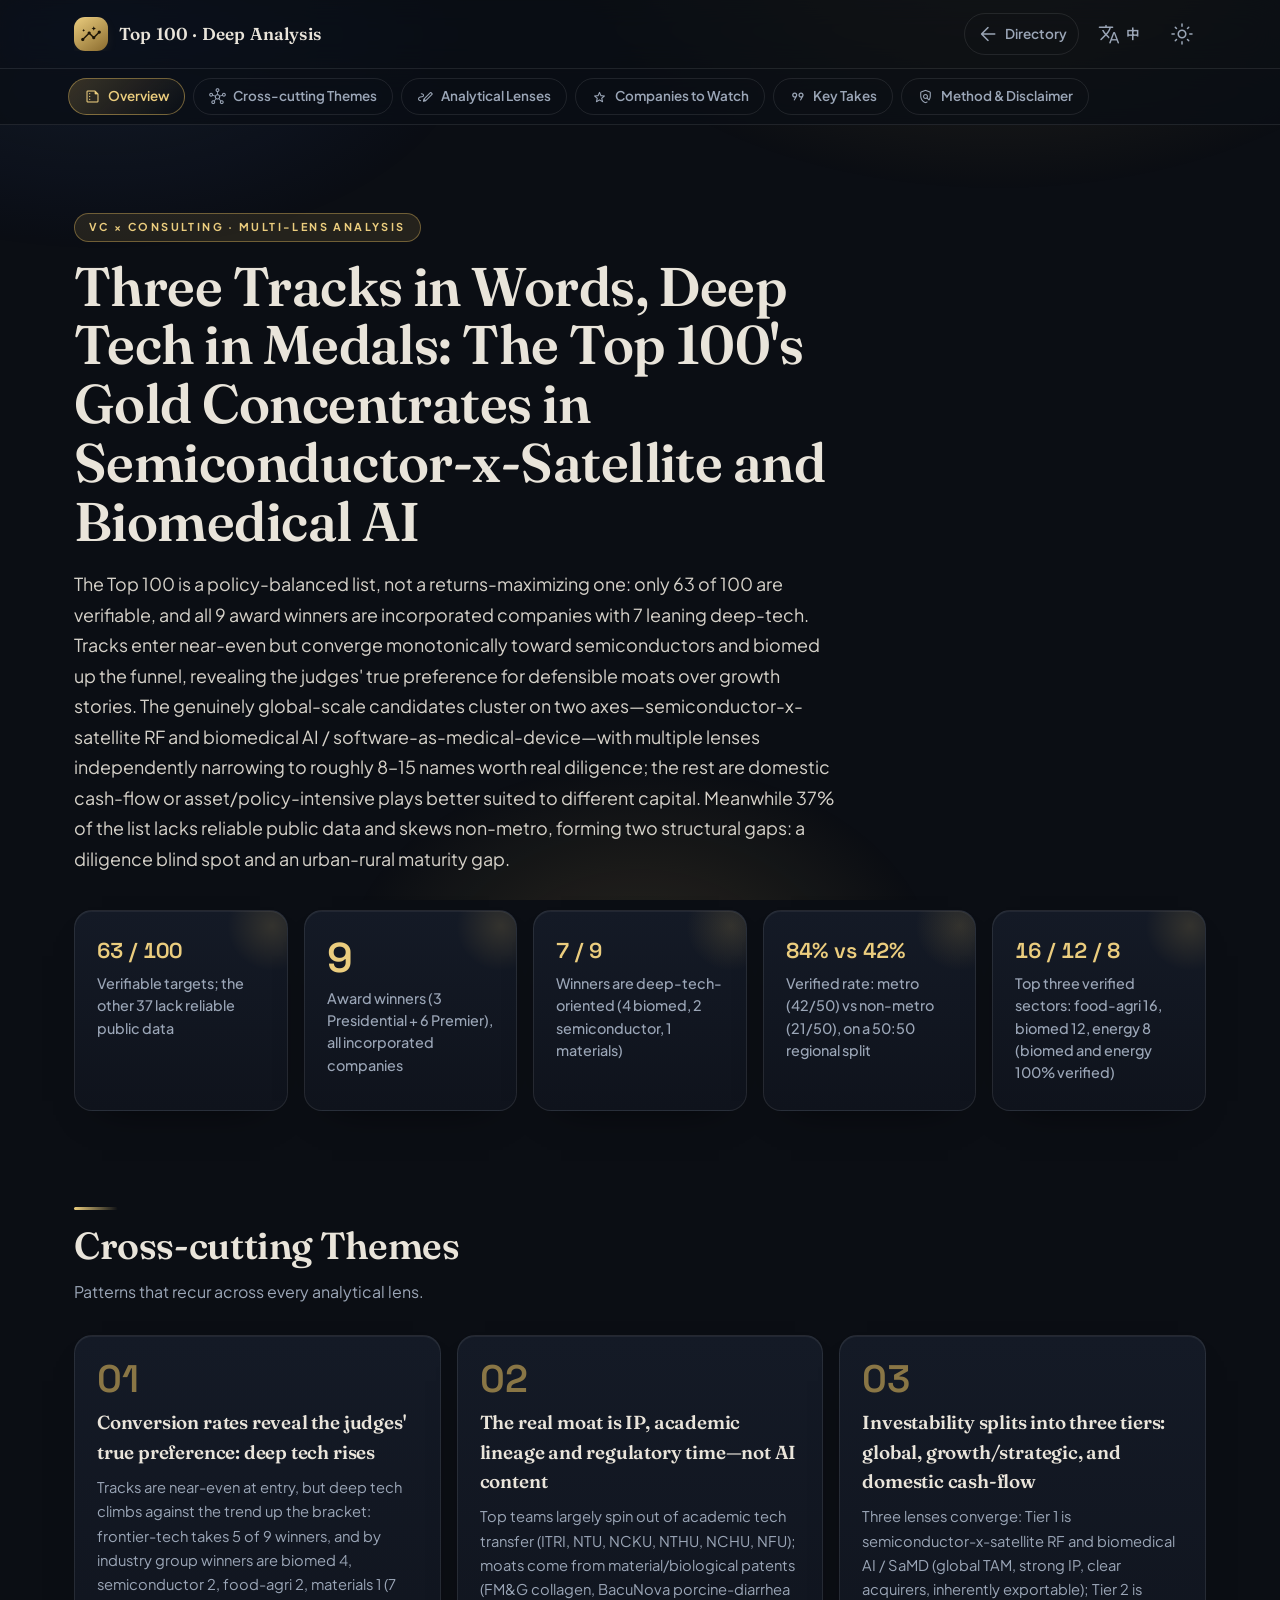
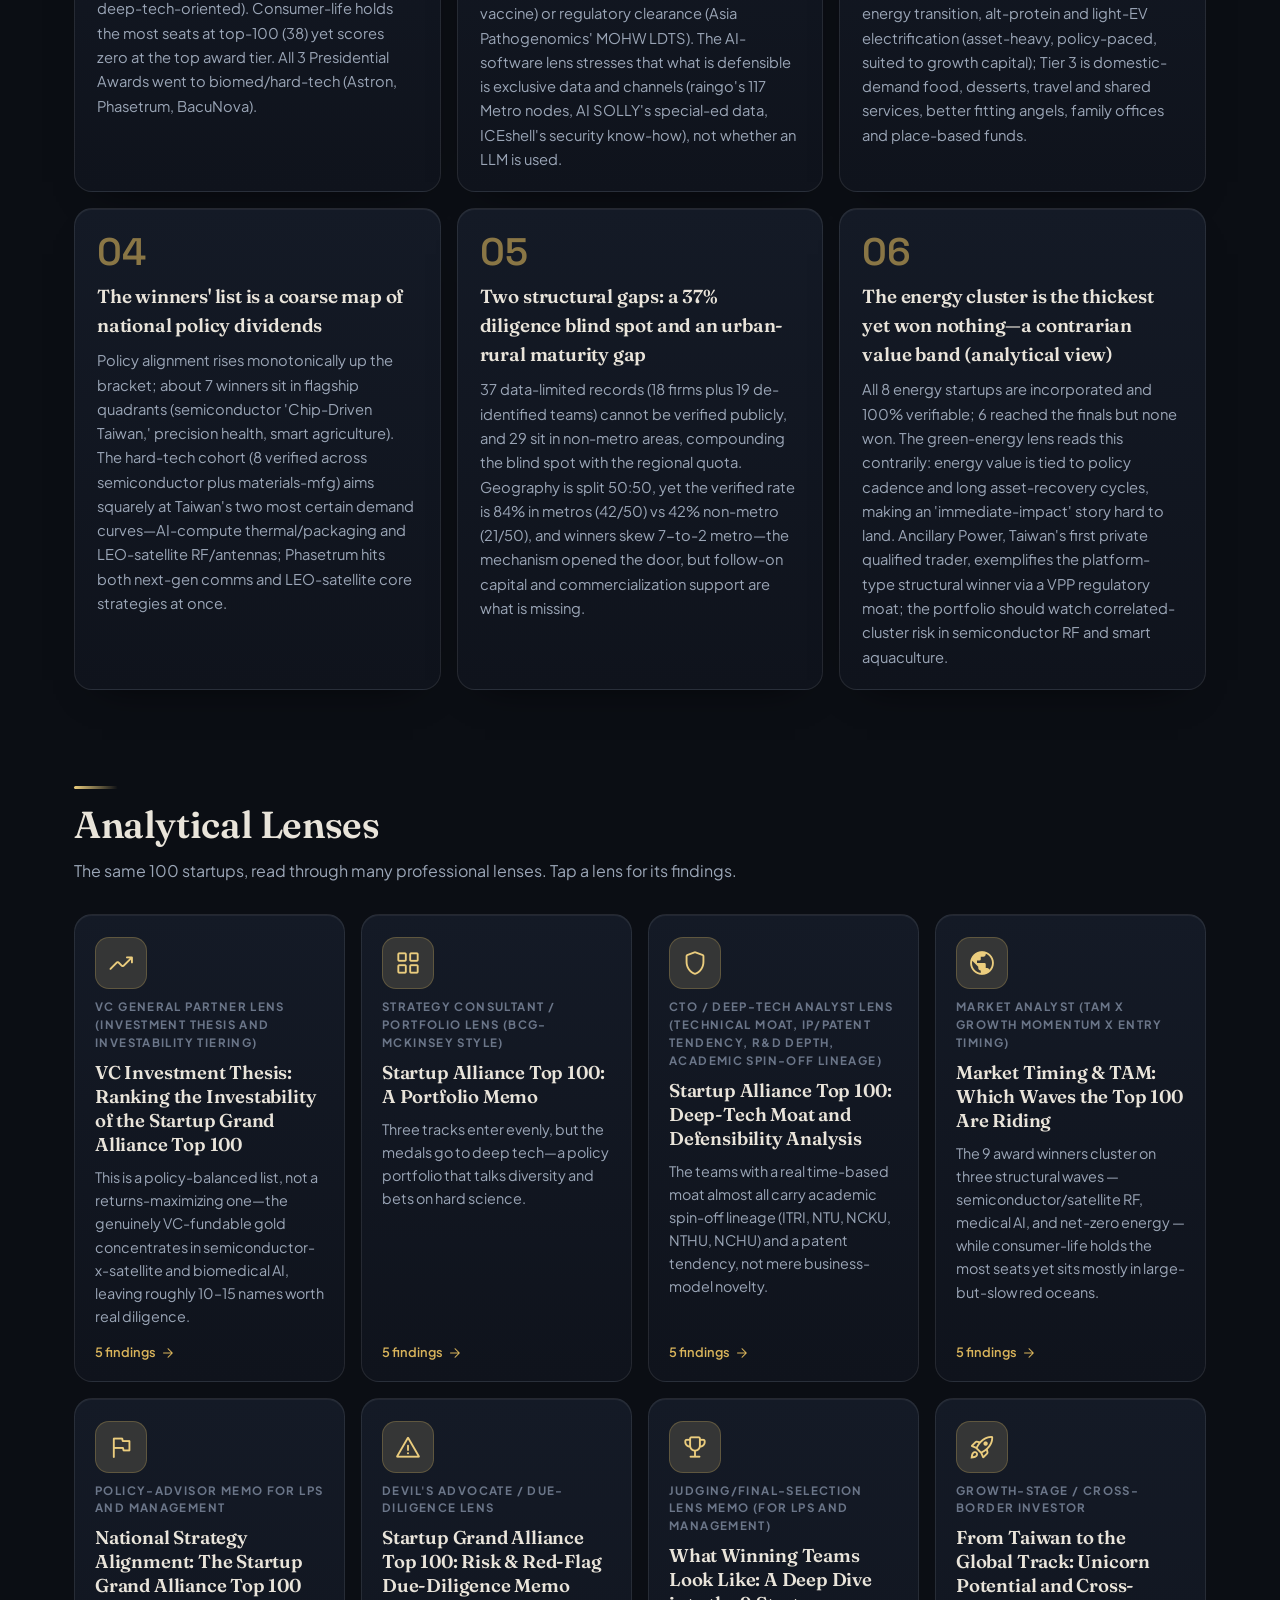
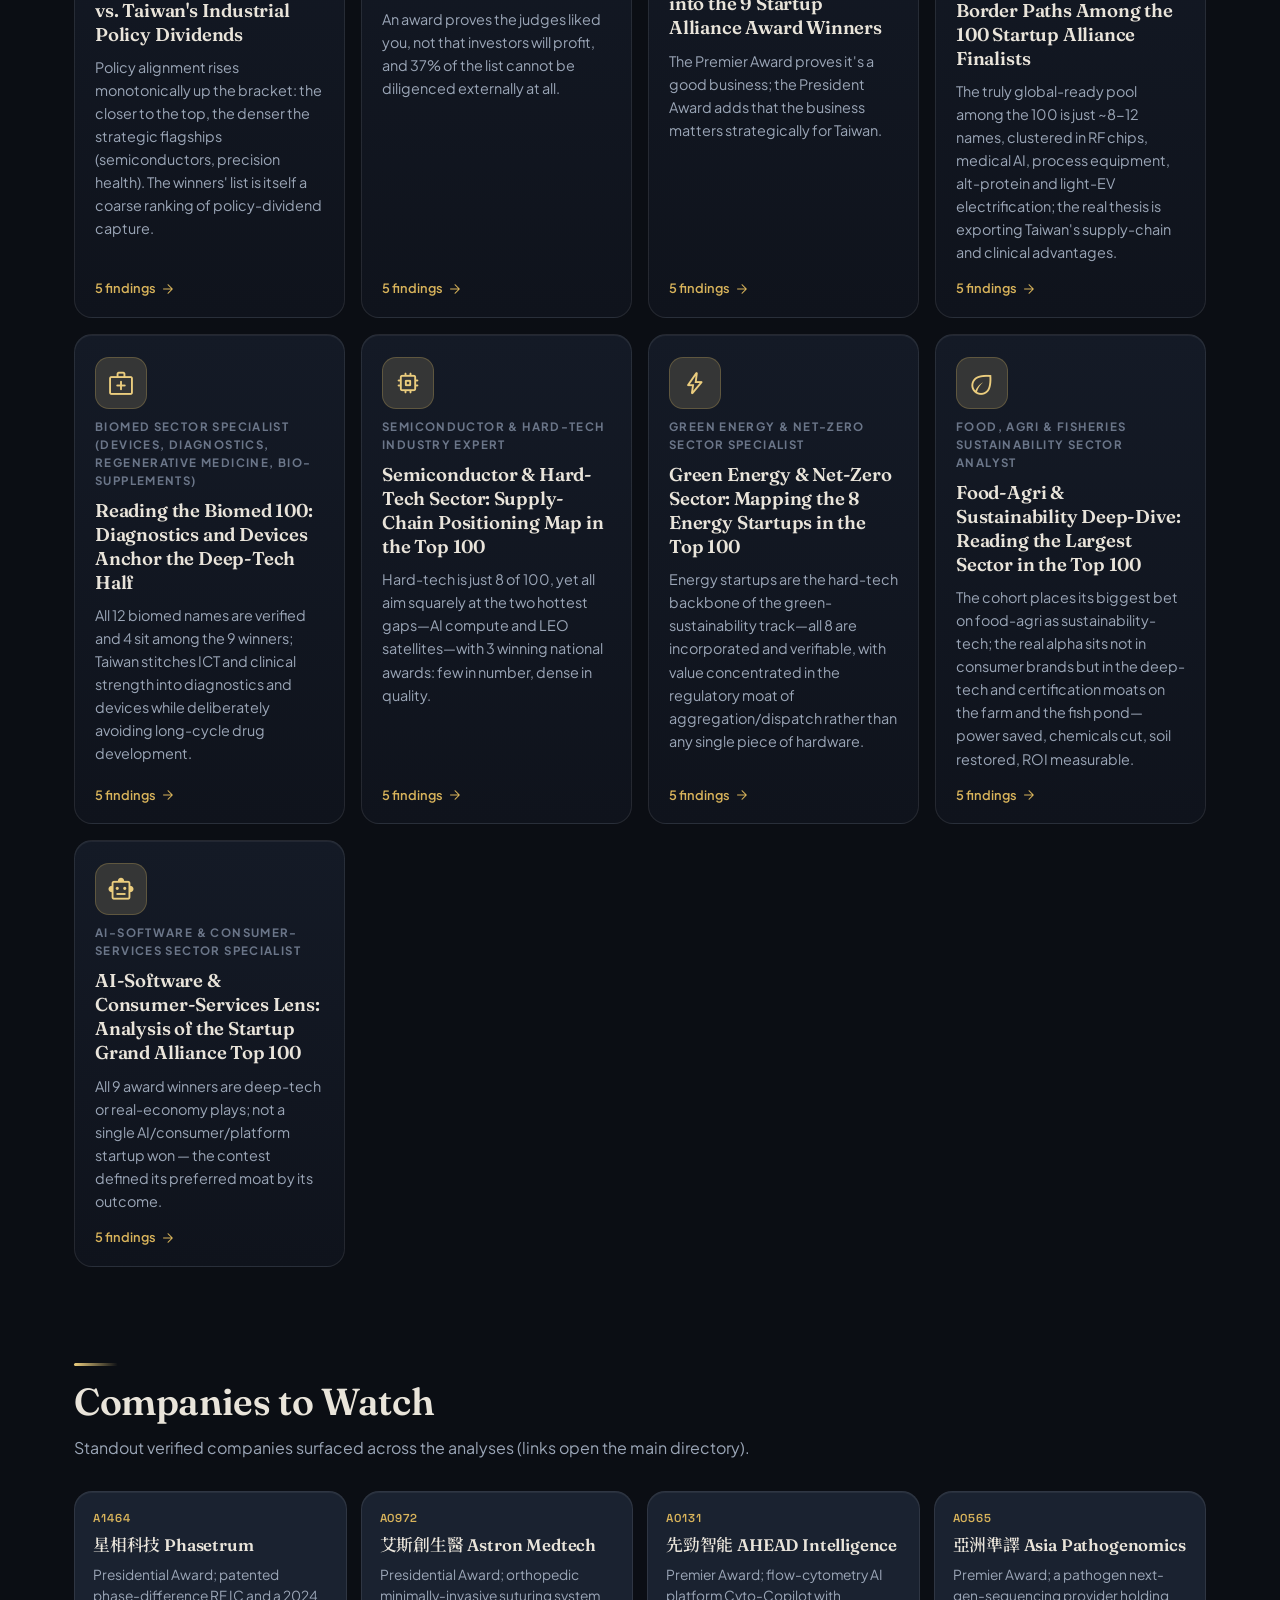
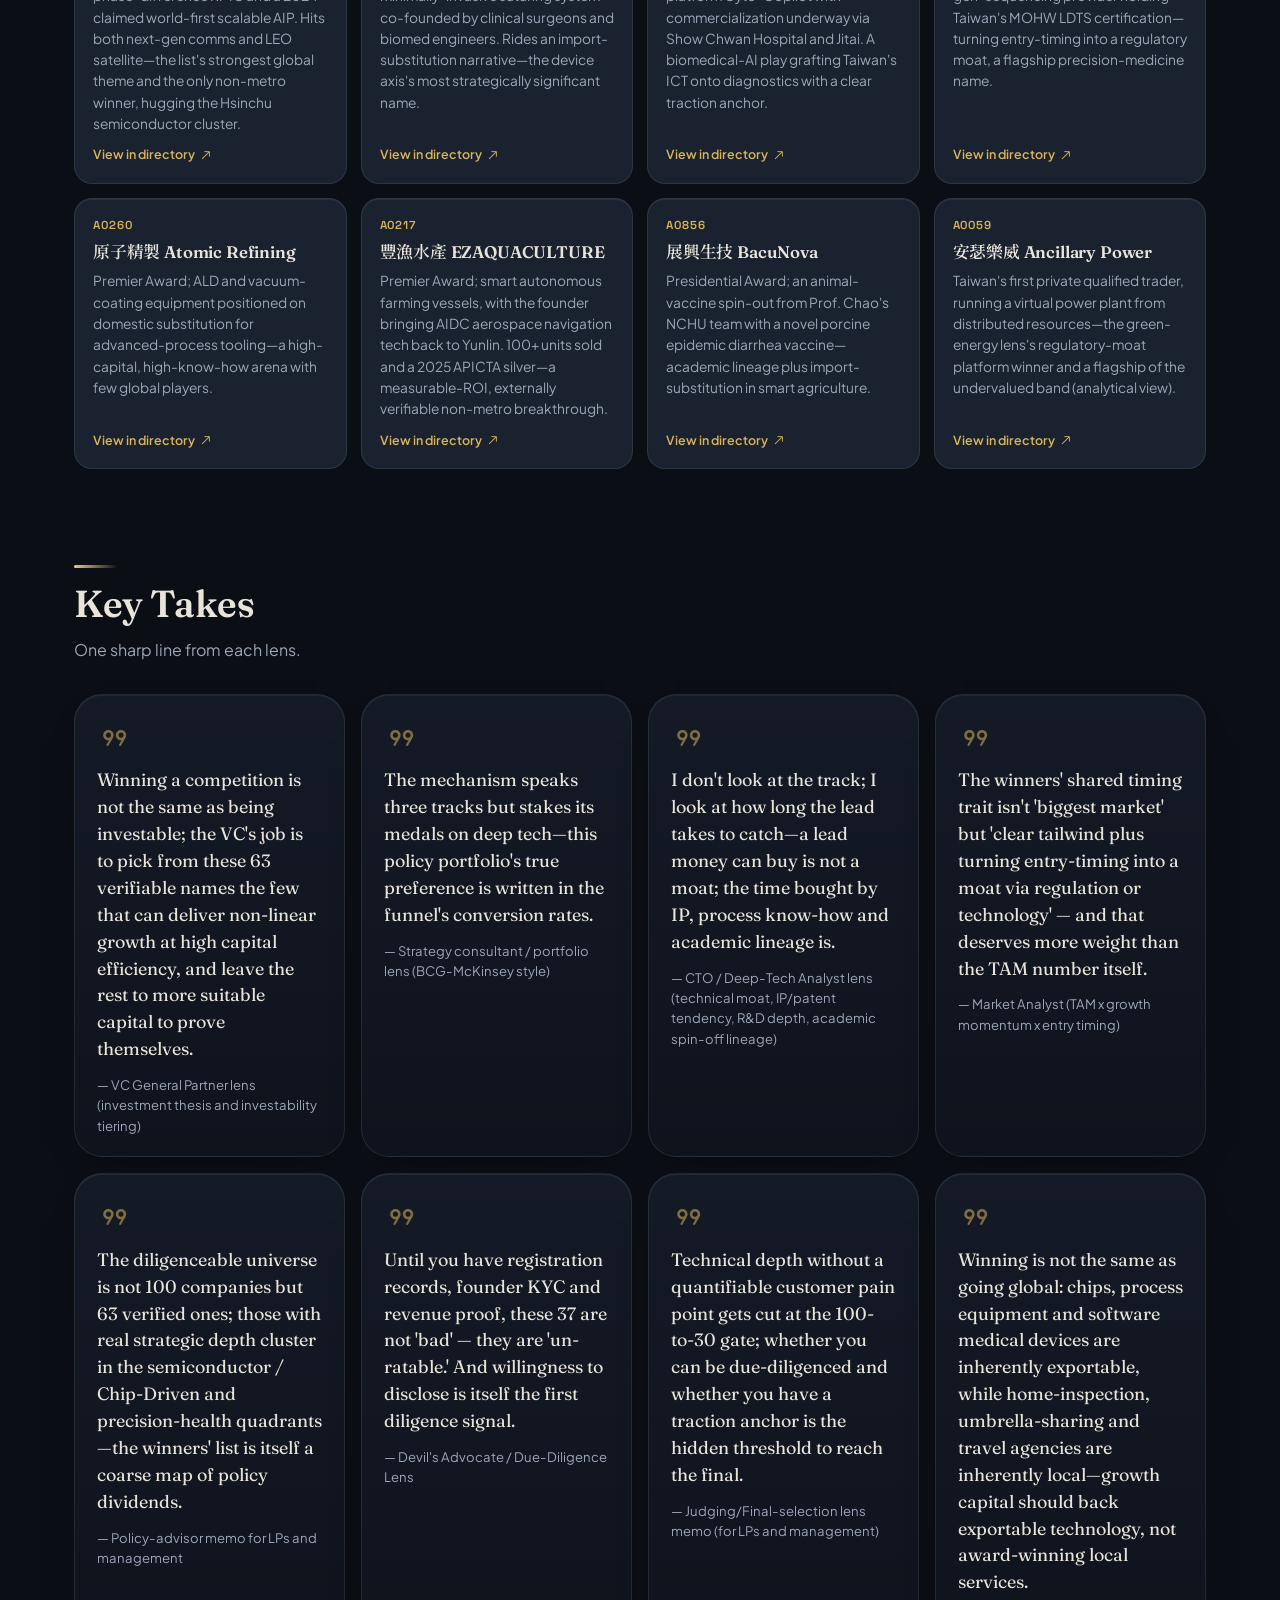
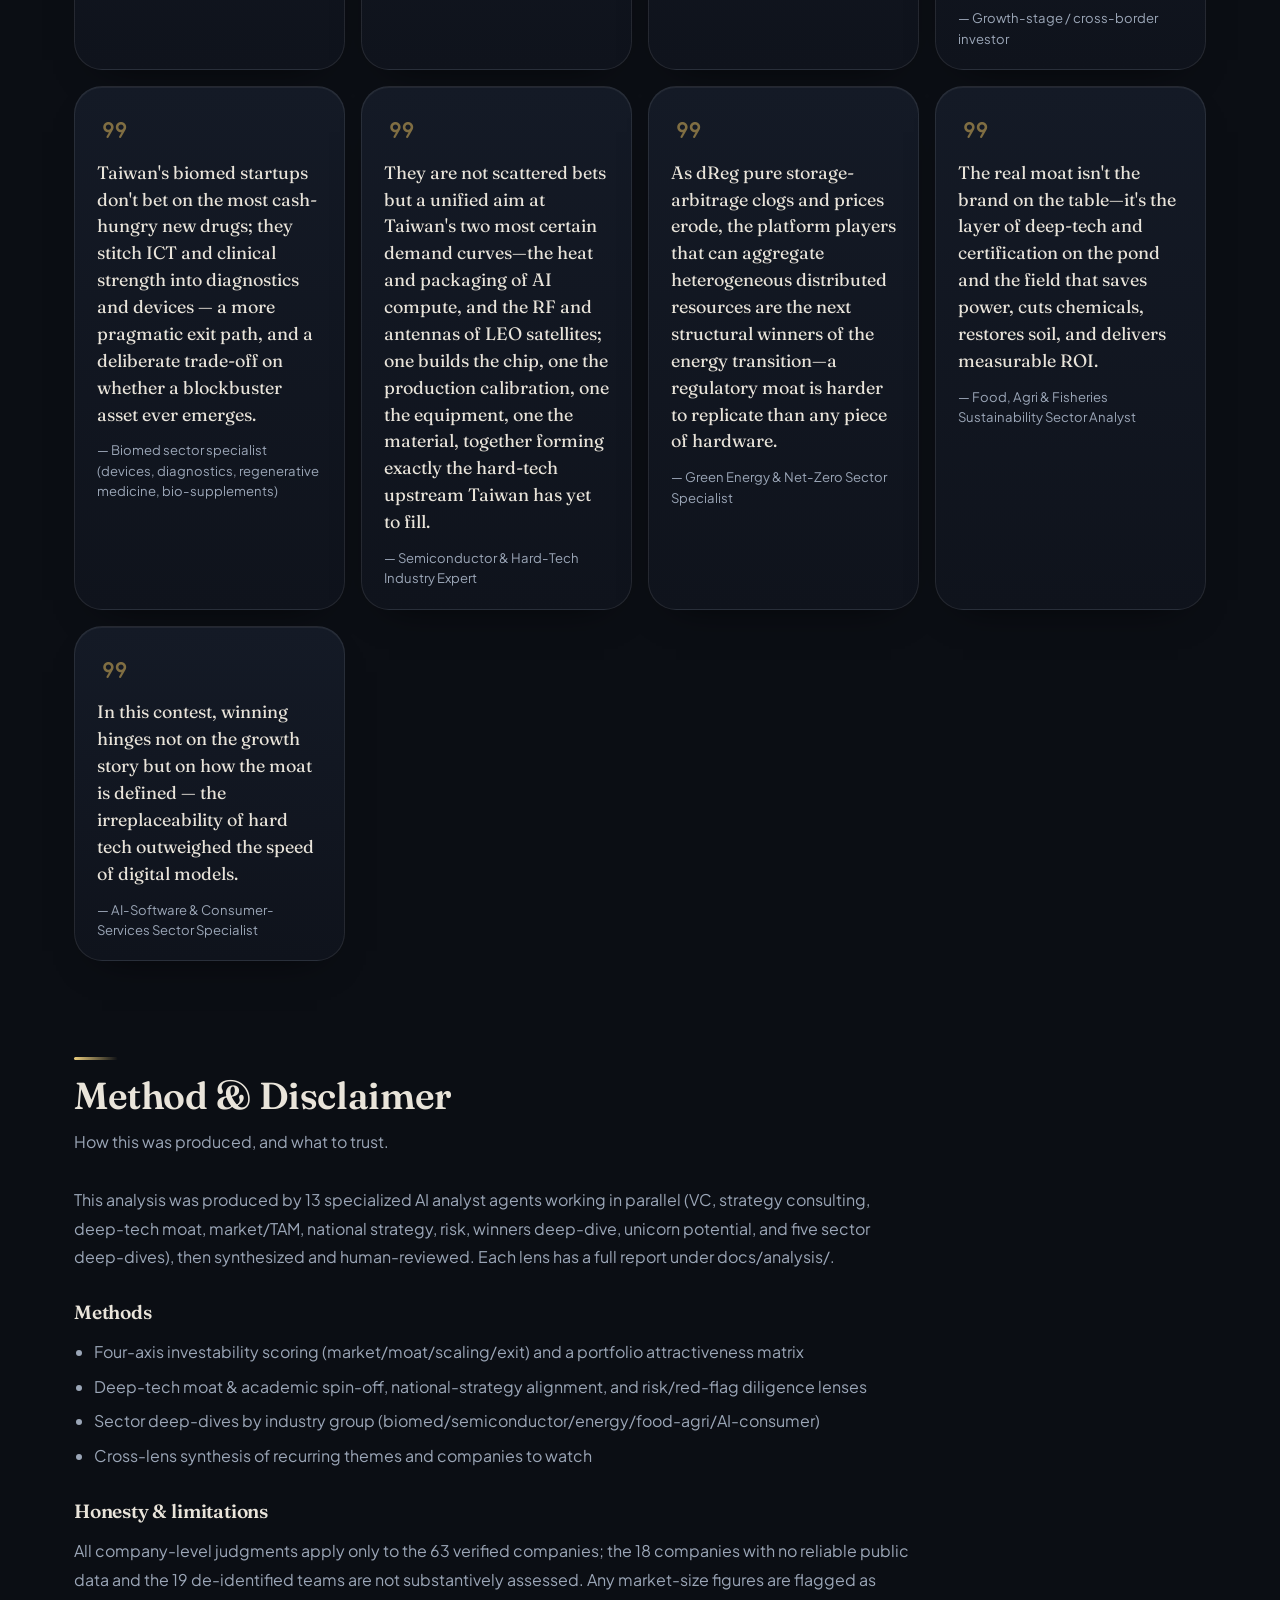
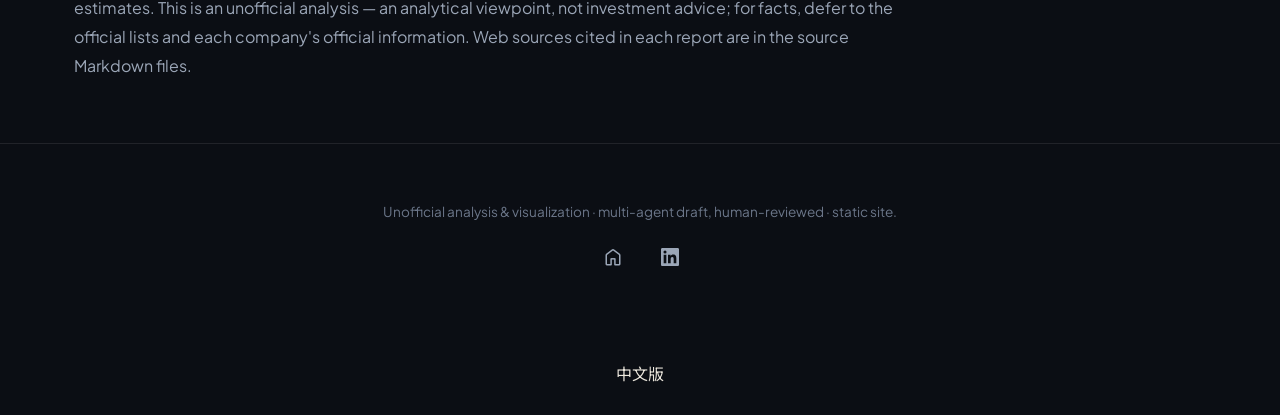
<file: en/analysis/index.html>
<!DOCTYPE html>
<html lang="en" data-theme="dark">
<head>
  <!-- ==== Google Analytics 4 (Measurement ID: G-B7RN36NKZJ) ==== -->
  <script async src="https://www.googletagmanager.com/gtag/js?id=G-B7RN36NKZJ"></script>
  <script>
    window.dataLayer = window.dataLayer || [];
    function gtag(){ dataLayer.push(arguments); }
    gtag('js', new Date());
    gtag('config', 'G-B7RN36NKZJ');
  </script>

  <meta charset="UTF-8" />
  <meta name="viewport" content="width=device-width, initial-scale=1.0, viewport-fit=cover" />

  <title>Top 100 · Deep Analysis · Read through VC, consulting &amp; sector lenses</title>
  <link rel="canonical" href="https://startup-asvda-org.peteraim.com/en/analysis/" />
  <link rel="alternate" hreflang="zh-Hant" href="https://startup-asvda-org.peteraim.com/analysis/" />
  <link rel="alternate" hreflang="en" href="https://startup-asvda-org.peteraim.com/en/analysis/" />
  <link rel="alternate" hreflang="x-default" href="https://startup-asvda-org.peteraim.com/analysis/" />
  <meta name="theme-color" content="#0B0E14" />

  <meta property="og:type" content="article" />
  <meta property="og:title" content="Top 100 · Deep Analysis · Read through VC, consulting &amp; sector lenses" />
  <meta property="og:url" content="https://startup-asvda-org.peteraim.com/en/analysis/" />
  <meta property="og:image" content="https://startup-asvda-org.peteraim.com/assets/og-image.png" />
  <meta property="og:locale" content="en_US" />

  <link rel="preconnect" href="https://fonts.googleapis.com" />
  <link rel="preconnect" href="https://fonts.gstatic.com" crossorigin />
  <link href="https://fonts.googleapis.com/css2?family=Fraunces:opsz,wght@9..144,400..600&family=Plus+Jakarta+Sans:wght@400;500;600;700&family=Space+Grotesk:wght@500;600;700&family=Noto+Serif+TC:wght@500;600;700&family=Noto+Sans+TC:wght@400;500;700&display=swap" rel="stylesheet" />
  <link href="https://fonts.googleapis.com/css2?family=Material+Symbols+Rounded:opsz,wght,FILL,GRAD@24,300,0,0&display=swap" rel="stylesheet" />

  <link rel="stylesheet" href="../../assets/styles.css" />
  <link rel="stylesheet" href="../../analysis/assets/analysis.css" />
  <meta property="og:image:width" content="2400">
  <meta property="og:image:height" content="1260">
  <meta name="twitter:image" content="https://startup-asvda-org.peteraim.com/assets/og-image.png">
  <meta name="twitter:card" content="summary_large_image">
</head>
<body>
  <header class="appbar">
    <div class="appbar__inner">
      <a class="brand" href="/en/">
        <span class="material-symbols-rounded brand__logo">insights</span>
        <span class="brand__name" id="brandName">Top 100 · Deep Analysis</span>
      </a>
      <div class="appbar__actions">
        <a class="icon-btn appbar__back" id="backLink" href="/en/">
          <span class="material-symbols-rounded">arrow_back</span>
          <span class="icon-btn__txt" id="backLabel">Directory</span>
        </a>
        <a class="icon-btn" id="langToggle" href="/analysis/" hreflang="zh-Hant" lang="zh-Hant"
           rel="alternate" title="中文版" aria-label="以中文閱讀這一頁">
          <span class="material-symbols-rounded">translate</span>
          <span class="icon-btn__txt">中</span>
        </a>
        <button class="icon-btn" id="themeToggle" type="button" title="Theme" aria-label="Toggle theme / 切換主題">
          <span class="material-symbols-rounded" id="themeIcon">light_mode</span>
        </button>
      </div>
    </div>
  </header>

  <nav class="sectionnav" id="sectionNav" aria-label="Section navigation">
    <div class="sectionnav__inner" id="sectionNavInner"></div>
  </nav>

  <span id="top"></span>
  <main id="sections" aria-live="polite">
<section class="section section--overview" id="overview" aria-labelledby="overview-heading"><header class="section-head"><span class="a-eyebrow">VC × Consulting · Multi-lens Analysis</span><h2 id="overview-heading">Three Tracks in Words, Deep Tech in Medals: The Top 100's Gold Concentrates in Semiconductor-x-Satellite and Biomedical AI</h2><p class="a-thesis">The Top 100 is a policy-balanced list, not a returns-maximizing one: only 63 of 100 are verifiable, and all 9 award winners are incorporated companies with 7 leaning deep-tech. Tracks enter near-even but converge monotonically toward semiconductors and biomed up the funnel, revealing the judges' true preference for defensible moats over growth stories. The genuinely global-scale candidates cluster on two axes—semiconductor-x-satellite RF and biomedical AI / software-as-medical-device—with multiple lenses independently narrowing to roughly 8–15 names worth real diligence; the rest are domestic cash-flow or asset/policy-intensive plays better suited to different capital. Meanwhile 37% of the list lacks reliable public data and skews non-metro, forming two structural gaps: a diligence blind spot and an urban-rural maturity gap.</p></header><div class="hero__stats"><div class="hero__stat" data-item=""><b class="hero__stat-value hero__stat-value--text">63 / 100</b><span class="hero__stat-label">Verifiable targets; the other 37 lack reliable public data</span></div><div class="hero__stat" data-item=""><b class="hero__stat-value" data-count="9">9</b><span class="hero__stat-label">Award winners (3 Presidential + 6 Premier), all incorporated companies</span></div><div class="hero__stat" data-item=""><b class="hero__stat-value hero__stat-value--text">7 / 9</b><span class="hero__stat-label">Winners are deep-tech-oriented (4 biomed, 2 semiconductor, 1 materials)</span></div><div class="hero__stat" data-item=""><b class="hero__stat-value hero__stat-value--text">84% vs 42%</b><span class="hero__stat-label">Verified rate: metro (42/50) vs non-metro (21/50), on a 50:50 regional split</span></div><div class="hero__stat" data-item=""><b class="hero__stat-value hero__stat-value--text">16 / 12 / 8</b><span class="hero__stat-label">Top three verified sectors: food-agri 16, biomed 12, energy 8 (biomed and energy 100% verified)</span></div></div></section><section class="section section--themes" id="themes" aria-labelledby="headThemes-heading"><header class="section-head"><h2 id="headThemes-heading">Cross-cutting Themes</h2><p class="section-head__sub">Patterns that recur across every analytical lens.</p></header><div class="theme-grid"><article class="theme-card" data-item=""><span class="theme-card__no">01</span><h3 class="theme-card__title">Conversion rates reveal the judges' true preference: deep tech rises</h3><p class="theme-card__detail">Tracks are near-even at entry, but deep tech climbs against the trend up the bracket: frontier-tech takes 5 of 9 winners, and by industry group winners are biomed 4, semiconductor 2, food-agri 2, materials 1 (7 deep-tech-oriented). Consumer-life holds the most seats at top-100 (38) yet scores zero at the top award tier. All 3 Presidential Awards went to biomed/hard-tech (Astron, Phasetrum, BacuNova).</p></article><article class="theme-card" data-item=""><span class="theme-card__no">02</span><h3 class="theme-card__title">The real moat is IP, academic lineage and regulatory time—not AI content</h3><p class="theme-card__detail">Top teams largely spin out of academic tech transfer (ITRI, NTU, NCKU, NTHU, NCHU, NFU); moats come from material/biological patents (FM&amp;G collagen, BacuNova porcine-diarrhea vaccine) or regulatory clearance (Asia Pathogenomics' MOHW LDTS). The AI-software lens stresses that what is defensible is exclusive data and channels (raingo's 117 Metro nodes, AI SOLLY's special-ed data, ICEshell's security know-how), not whether an LLM is used.</p></article><article class="theme-card" data-item=""><span class="theme-card__no">03</span><h3 class="theme-card__title">Investability splits into three tiers: global, growth/strategic, and domestic cash-flow</h3><p class="theme-card__detail">Three lenses converge: Tier 1 is semiconductor-x-satellite RF and biomedical AI / SaMD (global TAM, strong IP, clear acquirers, inherently exportable); Tier 2 is energy transition, alt-protein and light-EV electrification (asset-heavy, policy-paced, suited to growth capital); Tier 3 is domestic-demand food, desserts, travel and shared services, better fitting angels, family offices and place-based funds.</p></article><article class="theme-card" data-item=""><span class="theme-card__no">04</span><h3 class="theme-card__title">The winners' list is a coarse map of national policy dividends</h3><p class="theme-card__detail">Policy alignment rises monotonically up the bracket; about 7 winners sit in flagship quadrants (semiconductor 'Chip-Driven Taiwan,' precision health, smart agriculture). The hard-tech cohort (8 verified across semiconductor plus materials-mfg) aims squarely at Taiwan's two most certain demand curves—AI-compute thermal/packaging and LEO-satellite RF/antennas; Phasetrum hits both next-gen comms and LEO-satellite core strategies at once.</p></article><article class="theme-card" data-item=""><span class="theme-card__no">05</span><h3 class="theme-card__title">Two structural gaps: a 37% diligence blind spot and an urban-rural maturity gap</h3><p class="theme-card__detail">37 data-limited records (18 firms plus 19 de-identified teams) cannot be verified publicly, and 29 sit in non-metro areas, compounding the blind spot with the regional quota. Geography is split 50:50, yet the verified rate is 84% in metros (42/50) vs 42% non-metro (21/50), and winners skew 7-to-2 metro—the mechanism opened the door, but follow-on capital and commercialization support are what is missing.</p></article><article class="theme-card" data-item=""><span class="theme-card__no">06</span><h3 class="theme-card__title">The energy cluster is the thickest yet won nothing—a contrarian value band (analytical view)</h3><p class="theme-card__detail">All 8 energy startups are incorporated and 100% verifiable; 6 reached the finals but none won. The green-energy lens reads this contrarily: energy value is tied to policy cadence and long asset-recovery cycles, making an 'immediate-impact' story hard to land. Ancillary Power, Taiwan's first private qualified trader, exemplifies the platform-type structural winner via a VPP regulatory moat; the portfolio should watch correlated-cluster risk in semiconductor RF and smart aquaculture.</p></article></div></section><section class="section section--lenses" id="lenses" aria-labelledby="headLenses-heading"><header class="section-head"><h2 id="headLenses-heading">Analytical Lenses</h2><p class="section-head__sub">The same 100 startups, read through many professional lenses. Tap a lens for its findings.</p></header><div class="lens-grid"><article class="lens-card card" tabindex="0" role="button" data-item="" data-lens="vc-investment-thesis" aria-label="VC Investment Thesis: Ranking the Investability of the Startup Grand Alliance Top 100"><span class="lens-card__icon material-symbols-rounded" aria-hidden="true">trending_up</span><span class="lens-card__role">VC General Partner lens (investment thesis and investability tiering)</span><h3 class="lens-card__title">VC Investment Thesis: Ranking the Investability of the Startup Grand Alliance Top 100</h3><p class="lens-card__tagline">This is a policy-balanced list, not a returns-maximizing one—the genuinely VC-fundable gold concentrates in semiconductor-x-satellite and biomedical AI, leaving roughly 10–15 names worth real diligence.</p><span class="lens-card__more">5 findings <span class="material-symbols-rounded" aria-hidden="true">arrow_forward</span></span></article><article class="lens-card card" tabindex="0" role="button" data-item="" data-lens="consulting-portfolio" aria-label="Startup Alliance Top 100: A Portfolio Memo"><span class="lens-card__icon material-symbols-rounded" aria-hidden="true">grid_view</span><span class="lens-card__role">Strategy consultant / portfolio lens (BCG-McKinsey style)</span><h3 class="lens-card__title">Startup Alliance Top 100: A Portfolio Memo</h3><p class="lens-card__tagline">Three tracks enter evenly, but the medals go to deep tech—a policy portfolio that talks diversity and bets on hard science.</p><span class="lens-card__more">5 findings <span class="material-symbols-rounded" aria-hidden="true">arrow_forward</span></span></article><article class="lens-card card" tabindex="0" role="button" data-item="" data-lens="deep-tech-moat" aria-label="Startup Alliance Top 100: Deep-Tech Moat and Defensibility Analysis"><span class="lens-card__icon material-symbols-rounded" aria-hidden="true">shield</span><span class="lens-card__role">CTO / Deep-Tech Analyst lens (technical moat, IP/patent tendency, R&amp;D depth, academic spin-off lineage)</span><h3 class="lens-card__title">Startup Alliance Top 100: Deep-Tech Moat and Defensibility Analysis</h3><p class="lens-card__tagline">The teams with a real time-based moat almost all carry academic spin-off lineage (ITRI, NTU, NCKU, NTHU, NCHU) and a patent tendency, not mere business-model novelty.</p><span class="lens-card__more">5 findings <span class="material-symbols-rounded" aria-hidden="true">arrow_forward</span></span></article><article class="lens-card card" tabindex="0" role="button" data-item="" data-lens="market-timing-tam" aria-label="Market Timing &amp; TAM: Which Waves the Top 100 Are Riding"><span class="lens-card__icon material-symbols-rounded" aria-hidden="true">public</span><span class="lens-card__role">Market Analyst (TAM x growth momentum x entry timing)</span><h3 class="lens-card__title">Market Timing &amp; TAM: Which Waves the Top 100 Are Riding</h3><p class="lens-card__tagline">The 9 award winners cluster on three structural waves — semiconductor/satellite RF, medical AI, and net-zero energy — while consumer-life holds the most seats yet sits mostly in large-but-slow red oceans.</p><span class="lens-card__more">5 findings <span class="material-symbols-rounded" aria-hidden="true">arrow_forward</span></span></article><article class="lens-card card" tabindex="0" role="button" data-item="" data-lens="national-strategy" aria-label="National Strategy Alignment: The Startup Grand Alliance Top 100 vs. Taiwan's Industrial Policy Dividends"><span class="lens-card__icon material-symbols-rounded" aria-hidden="true">flag</span><span class="lens-card__role">Policy-advisor memo for LPs and management</span><h3 class="lens-card__title">National Strategy Alignment: The Startup Grand Alliance Top 100 vs. Taiwan's Industrial Policy Dividends</h3><p class="lens-card__tagline">Policy alignment rises monotonically up the bracket: the closer to the top, the denser the strategic flagships (semiconductors, precision health). The winners' list is itself a coarse ranking of policy-dividend capture.</p><span class="lens-card__more">5 findings <span class="material-symbols-rounded" aria-hidden="true">arrow_forward</span></span></article><article class="lens-card card" tabindex="0" role="button" data-item="" data-lens="risk-redflags" aria-label="Startup Grand Alliance Top 100: Risk &amp; Red-Flag Due-Diligence Memo"><span class="lens-card__icon material-symbols-rounded" aria-hidden="true">warning</span><span class="lens-card__role">Devil's Advocate / Due-Diligence Lens</span><h3 class="lens-card__title">Startup Grand Alliance Top 100: Risk &amp; Red-Flag Due-Diligence Memo</h3><p class="lens-card__tagline">An award proves the judges liked you, not that investors will profit, and 37% of the list cannot be diligenced externally at all.</p><span class="lens-card__more">5 findings <span class="material-symbols-rounded" aria-hidden="true">arrow_forward</span></span></article><article class="lens-card card" tabindex="0" role="button" data-item="" data-lens="winners-deepdive" aria-label="What Winning Teams Look Like: A Deep Dive into the 9 Startup Alliance Award Winners"><span class="lens-card__icon material-symbols-rounded" aria-hidden="true">emoji_events</span><span class="lens-card__role">Judging/Final-selection lens memo (for LPs and management)</span><h3 class="lens-card__title">What Winning Teams Look Like: A Deep Dive into the 9 Startup Alliance Award Winners</h3><p class="lens-card__tagline">The Premier Award proves it's a good business; the President Award adds that the business matters strategically for Taiwan.</p><span class="lens-card__more">5 findings <span class="material-symbols-rounded" aria-hidden="true">arrow_forward</span></span></article><article class="lens-card card" tabindex="0" role="button" data-item="" data-lens="unicorn-global" aria-label="From Taiwan to the Global Track: Unicorn Potential and Cross-Border Paths Among the 100 Startup Alliance Finalists"><span class="lens-card__icon material-symbols-rounded" aria-hidden="true">rocket_launch</span><span class="lens-card__role">Growth-stage / cross-border investor</span><h3 class="lens-card__title">From Taiwan to the Global Track: Unicorn Potential and Cross-Border Paths Among the 100 Startup Alliance Finalists</h3><p class="lens-card__tagline">The truly global-ready pool among the 100 is just ~8-12 names, clustered in RF chips, medical AI, process equipment, alt-protein and light-EV electrification; the real thesis is exporting Taiwan's supply-chain and clinical advantages.</p><span class="lens-card__more">5 findings <span class="material-symbols-rounded" aria-hidden="true">arrow_forward</span></span></article><article class="lens-card card" tabindex="0" role="button" data-item="" data-lens="sector-biomed" aria-label="Reading the Biomed 100: Diagnostics and Devices Anchor the Deep-Tech Half"><span class="lens-card__icon material-symbols-rounded" aria-hidden="true">medical_services</span><span class="lens-card__role">Biomed sector specialist (devices, diagnostics, regenerative medicine, bio-supplements)</span><h3 class="lens-card__title">Reading the Biomed 100: Diagnostics and Devices Anchor the Deep-Tech Half</h3><p class="lens-card__tagline">All 12 biomed names are verified and 4 sit among the 9 winners; Taiwan stitches ICT and clinical strength into diagnostics and devices while deliberately avoiding long-cycle drug development.</p><span class="lens-card__more">5 findings <span class="material-symbols-rounded" aria-hidden="true">arrow_forward</span></span></article><article class="lens-card card" tabindex="0" role="button" data-item="" data-lens="sector-semicon-hardware" aria-label="Semiconductor &amp; Hard-Tech Sector: Supply-Chain Positioning Map in the Top 100"><span class="lens-card__icon material-symbols-rounded" aria-hidden="true">memory</span><span class="lens-card__role">Semiconductor &amp; Hard-Tech Industry Expert</span><h3 class="lens-card__title">Semiconductor &amp; Hard-Tech Sector: Supply-Chain Positioning Map in the Top 100</h3><p class="lens-card__tagline">Hard-tech is just 8 of 100, yet all aim squarely at the two hottest gaps—AI compute and LEO satellites—with 3 winning national awards: few in number, dense in quality.</p><span class="lens-card__more">5 findings <span class="material-symbols-rounded" aria-hidden="true">arrow_forward</span></span></article><article class="lens-card card" tabindex="0" role="button" data-item="" data-lens="sector-energy-green" aria-label="Green Energy &amp; Net-Zero Sector: Mapping the 8 Energy Startups in the Top 100"><span class="lens-card__icon material-symbols-rounded" aria-hidden="true">bolt</span><span class="lens-card__role">Green Energy &amp; Net-Zero Sector Specialist</span><h3 class="lens-card__title">Green Energy &amp; Net-Zero Sector: Mapping the 8 Energy Startups in the Top 100</h3><p class="lens-card__tagline">Energy startups are the hard-tech backbone of the green-sustainability track—all 8 are incorporated and verifiable, with value concentrated in the regulatory moat of aggregation/dispatch rather than any single piece of hardware.</p><span class="lens-card__more">5 findings <span class="material-symbols-rounded" aria-hidden="true">arrow_forward</span></span></article><article class="lens-card card" tabindex="0" role="button" data-item="" data-lens="sector-food-agri" aria-label="Food-Agri &amp; Sustainability Deep-Dive: Reading the Largest Sector in the Top 100"><span class="lens-card__icon material-symbols-rounded" aria-hidden="true">eco</span><span class="lens-card__role">Food, Agri &amp; Fisheries Sustainability Sector Analyst</span><h3 class="lens-card__title">Food-Agri &amp; Sustainability Deep-Dive: Reading the Largest Sector in the Top 100</h3><p class="lens-card__tagline">The cohort places its biggest bet on food-agri as sustainability-tech; the real alpha sits not in consumer brands but in the deep-tech and certification moats on the farm and the fish pond—power saved, chemicals cut, soil restored, ROI measurable.</p><span class="lens-card__more">5 findings <span class="material-symbols-rounded" aria-hidden="true">arrow_forward</span></span></article><article class="lens-card card" tabindex="0" role="button" data-item="" data-lens="sector-ai-consumer" aria-label="AI-Software &amp; Consumer-Services Lens: Analysis of the Startup Grand Alliance Top 100"><span class="lens-card__icon material-symbols-rounded" aria-hidden="true">smart_toy</span><span class="lens-card__role">AI-Software &amp; Consumer-Services Sector Specialist</span><h3 class="lens-card__title">AI-Software &amp; Consumer-Services Lens: Analysis of the Startup Grand Alliance Top 100</h3><p class="lens-card__tagline">All 9 award winners are deep-tech or real-economy plays; not a single AI/consumer/platform startup won — the contest defined its preferred moat by its outcome.</p><span class="lens-card__more">5 findings <span class="material-symbols-rounded" aria-hidden="true">arrow_forward</span></span></article></div></section><section class="section section--picks" id="picks" aria-labelledby="headPicks-heading"><header class="section-head"><h2 id="headPicks-heading">Companies to Watch</h2><p class="section-head__sub">Standout verified companies surfaced across the analyses (links open the main directory).</p></header><div class="pick-grid"><a class="pick-card" data-item="" href="../#a1464"><span class="pick-card__id">A1464</span><h3 class="pick-card__name">星相科技 Phasetrum</h3><p class="pick-card__angle">Presidential Award; patented phase-difference RF IC and a 2024 claimed world-first scalable AIP. Hits both next-gen comms and LEO satellite—the list's strongest global theme and the only non-metro winner, hugging the Hsinchu semiconductor cluster.</p><span class="pick-card__cta">View in directory <span class="material-symbols-rounded" aria-hidden="true">north_east</span></span></a><a class="pick-card" data-item="" href="../#a0972"><span class="pick-card__id">A0972</span><h3 class="pick-card__name">艾斯創生醫 Astron Medtech</h3><p class="pick-card__angle">Presidential Award; orthopedic minimally-invasive suturing system co-founded by clinical surgeons and biomed engineers. Rides an import-substitution narrative—the device axis's most strategically significant name.</p><span class="pick-card__cta">View in directory <span class="material-symbols-rounded" aria-hidden="true">north_east</span></span></a><a class="pick-card" data-item="" href="../#a0131"><span class="pick-card__id">A0131</span><h3 class="pick-card__name">先勁智能 AHEAD Intelligence</h3><p class="pick-card__angle">Premier Award; flow-cytometry AI platform Cyto-Copilot with commercialization underway via Show Chwan Hospital and Jitai. A biomedical-AI play grafting Taiwan's ICT onto diagnostics with a clear traction anchor.</p><span class="pick-card__cta">View in directory <span class="material-symbols-rounded" aria-hidden="true">north_east</span></span></a><a class="pick-card" data-item="" href="../#a0565"><span class="pick-card__id">A0565</span><h3 class="pick-card__name">亞洲準譯 Asia Pathogenomics</h3><p class="pick-card__angle">Premier Award; a pathogen next-gen-sequencing provider holding Taiwan's MOHW LDTS certification—turning entry-timing into a regulatory moat, a flagship precision-medicine name.</p><span class="pick-card__cta">View in directory <span class="material-symbols-rounded" aria-hidden="true">north_east</span></span></a><a class="pick-card" data-item="" href="../#a0260"><span class="pick-card__id">A0260</span><h3 class="pick-card__name">原子精製 Atomic Refining</h3><p class="pick-card__angle">Premier Award; ALD and vacuum-coating equipment positioned on domestic substitution for advanced-process tooling—a high-capital, high-know-how arena with few global players.</p><span class="pick-card__cta">View in directory <span class="material-symbols-rounded" aria-hidden="true">north_east</span></span></a><a class="pick-card" data-item="" href="../#a0217"><span class="pick-card__id">A0217</span><h3 class="pick-card__name">豐漁水產 EZAQUACULTURE</h3><p class="pick-card__angle">Premier Award; smart autonomous farming vessels, with the founder bringing AIDC aerospace navigation tech back to Yunlin. 100+ units sold and a 2025 APICTA silver—a measurable-ROI, externally verifiable non-metro breakthrough.</p><span class="pick-card__cta">View in directory <span class="material-symbols-rounded" aria-hidden="true">north_east</span></span></a><a class="pick-card" data-item="" href="../#a0856"><span class="pick-card__id">A0856</span><h3 class="pick-card__name">展興生技 BacuNova</h3><p class="pick-card__angle">Presidential Award; an animal-vaccine spin-out from Prof. Chao's NCHU team with a novel porcine epidemic diarrhea vaccine—academic lineage plus import-substitution in smart agriculture.</p><span class="pick-card__cta">View in directory <span class="material-symbols-rounded" aria-hidden="true">north_east</span></span></a><a class="pick-card" data-item="" href="../#a0059"><span class="pick-card__id">A0059</span><h3 class="pick-card__name">安瑟樂威 Ancillary Power</h3><p class="pick-card__angle">Taiwan's first private qualified trader, running a virtual power plant from distributed resources—the green-energy lens's regulatory-moat platform winner and a flagship of the undervalued band (analytical view).</p><span class="pick-card__cta">View in directory <span class="material-symbols-rounded" aria-hidden="true">north_east</span></span></a></div></section><section class="section section--voices" id="voices" aria-labelledby="headVoices-heading"><header class="section-head"><h2 id="headVoices-heading">Key Takes</h2><p class="section-head__sub">One sharp line from each lens.</p></header><div class="quotes-grid"><figure class="quote-card" data-item=""><span class="material-symbols-rounded quote-mark" aria-hidden="true">format_quote</span><blockquote>Winning a competition is not the same as being investable; the VC's job is to pick from these 63 verifiable names the few that can deliver non-linear growth at high capital efficiency, and leave the rest to more suitable capital to prove themselves.</blockquote><figcaption class="quote-by">— VC General Partner lens (investment thesis and investability tiering)</figcaption></figure><figure class="quote-card" data-item=""><span class="material-symbols-rounded quote-mark" aria-hidden="true">format_quote</span><blockquote>The mechanism speaks three tracks but stakes its medals on deep tech—this policy portfolio's true preference is written in the funnel's conversion rates.</blockquote><figcaption class="quote-by">— Strategy consultant / portfolio lens (BCG-McKinsey style)</figcaption></figure><figure class="quote-card" data-item=""><span class="material-symbols-rounded quote-mark" aria-hidden="true">format_quote</span><blockquote>I don't look at the track; I look at how long the lead takes to catch—a lead money can buy is not a moat; the time bought by IP, process know-how and academic lineage is.</blockquote><figcaption class="quote-by">— CTO / Deep-Tech Analyst lens (technical moat, IP/patent tendency, R&amp;D depth, academic spin-off lineage)</figcaption></figure><figure class="quote-card" data-item=""><span class="material-symbols-rounded quote-mark" aria-hidden="true">format_quote</span><blockquote>The winners' shared timing trait isn't 'biggest market' but 'clear tailwind plus turning entry-timing into a moat via regulation or technology' — and that deserves more weight than the TAM number itself.</blockquote><figcaption class="quote-by">— Market Analyst (TAM x growth momentum x entry timing)</figcaption></figure><figure class="quote-card" data-item=""><span class="material-symbols-rounded quote-mark" aria-hidden="true">format_quote</span><blockquote>The diligenceable universe is not 100 companies but 63 verified ones; those with real strategic depth cluster in the semiconductor / Chip-Driven and precision-health quadrants—the winners' list is itself a coarse map of policy dividends.</blockquote><figcaption class="quote-by">— Policy-advisor memo for LPs and management</figcaption></figure><figure class="quote-card" data-item=""><span class="material-symbols-rounded quote-mark" aria-hidden="true">format_quote</span><blockquote>Until you have registration records, founder KYC and revenue proof, these 37 are not 'bad' — they are 'un-ratable.' And willingness to disclose is itself the first diligence signal.</blockquote><figcaption class="quote-by">— Devil's Advocate / Due-Diligence Lens</figcaption></figure><figure class="quote-card" data-item=""><span class="material-symbols-rounded quote-mark" aria-hidden="true">format_quote</span><blockquote>Technical depth without a quantifiable customer pain point gets cut at the 100-to-30 gate; whether you can be due-diligenced and whether you have a traction anchor is the hidden threshold to reach the final.</blockquote><figcaption class="quote-by">— Judging/Final-selection lens memo (for LPs and management)</figcaption></figure><figure class="quote-card" data-item=""><span class="material-symbols-rounded quote-mark" aria-hidden="true">format_quote</span><blockquote>Winning is not the same as going global: chips, process equipment and software medical devices are inherently exportable, while home-inspection, umbrella-sharing and travel agencies are inherently local—growth capital should back exportable technology, not award-winning local services.</blockquote><figcaption class="quote-by">— Growth-stage / cross-border investor</figcaption></figure><figure class="quote-card" data-item=""><span class="material-symbols-rounded quote-mark" aria-hidden="true">format_quote</span><blockquote>Taiwan's biomed startups don't bet on the most cash-hungry new drugs; they stitch ICT and clinical strength into diagnostics and devices — a more pragmatic exit path, and a deliberate trade-off on whether a blockbuster asset ever emerges.</blockquote><figcaption class="quote-by">— Biomed sector specialist (devices, diagnostics, regenerative medicine, bio-supplements)</figcaption></figure><figure class="quote-card" data-item=""><span class="material-symbols-rounded quote-mark" aria-hidden="true">format_quote</span><blockquote>They are not scattered bets but a unified aim at Taiwan's two most certain demand curves—the heat and packaging of AI compute, and the RF and antennas of LEO satellites; one builds the chip, one the production calibration, one the equipment, one the material, together forming exactly the hard-tech upstream Taiwan has yet to fill.</blockquote><figcaption class="quote-by">— Semiconductor &amp; Hard-Tech Industry Expert</figcaption></figure><figure class="quote-card" data-item=""><span class="material-symbols-rounded quote-mark" aria-hidden="true">format_quote</span><blockquote>As dReg pure storage-arbitrage clogs and prices erode, the platform players that can aggregate heterogeneous distributed resources are the next structural winners of the energy transition—a regulatory moat is harder to replicate than any piece of hardware.</blockquote><figcaption class="quote-by">— Green Energy &amp; Net-Zero Sector Specialist</figcaption></figure><figure class="quote-card" data-item=""><span class="material-symbols-rounded quote-mark" aria-hidden="true">format_quote</span><blockquote>The real moat isn't the brand on the table—it's the layer of deep-tech and certification on the pond and the field that saves power, cuts chemicals, restores soil, and delivers measurable ROI.</blockquote><figcaption class="quote-by">— Food, Agri &amp; Fisheries Sustainability Sector Analyst</figcaption></figure><figure class="quote-card" data-item=""><span class="material-symbols-rounded quote-mark" aria-hidden="true">format_quote</span><blockquote>In this contest, winning hinges not on the growth story but on how the moat is defined — the irreplaceability of hard tech outweighed the speed of digital models.</blockquote><figcaption class="quote-by">— AI-Software &amp; Consumer-Services Sector Specialist</figcaption></figure></div></section><section class="section section--method" id="method" aria-labelledby="headMethod-heading"><header class="section-head"><h2 id="headMethod-heading">Method &amp; Disclaimer</h2><p class="section-head__sub">How this was produced, and what to trust.</p></header><div class="prose" data-item=""><p>This analysis was produced by 13 specialized AI analyst agents working in parallel (VC, strategy consulting, deep-tech moat, market/TAM, national strategy, risk, winners deep-dive, unicorn potential, and five sector deep-dives), then synthesized and human-reviewed. Each lens has a full report under docs/analysis/.</p><h3>Methods</h3><ul><li>Four-axis investability scoring (market/moat/scaling/exit) and a portfolio attractiveness matrix</li><li>Deep-tech moat &amp; academic spin-off, national-strategy alignment, and risk/red-flag diligence lenses</li><li>Sector deep-dives by industry group (biomed/semiconductor/energy/food-agri/AI-consumer)</li><li>Cross-lens synthesis of recurring themes and companies to watch</li></ul><h3>Honesty &amp; limitations</h3><p>All company-level judgments apply only to the 63 verified companies; the 18 companies with no reliable public data and the 19 de-identified teams are not substantively assessed. Any market-size figures are flagged as estimates. This is an unofficial analysis — an analytical viewpoint, not investment advice; for facts, defer to the official lists and each company's official information. Web sources cited in each report are in the source Markdown files.</p></div></section>
</main>

  <dialog class="dialog" id="dialog" aria-labelledby="dialogTitle">
    <div class="dialog__bar">
      <span class="dialog__spacer"></span>
      <button class="icon-btn" id="dialogClose" type="button" aria-label="Close / 關閉">
        <span class="material-symbols-rounded">close</span>
      </button>
    </div>
    <div class="dialog__body" id="dialogBody"></div>
  </dialog>

  <footer class="footer">
    <p id="footerText" data-i18n="footer">Unofficial analysis &amp; visualization · multi-agent draft, human-reviewed · static site.</p>
      <div class="profile-links" style="display:flex;gap:12px;justify-content:center;align-items:center;margin-top:10px">
        <a class="icon-btn" href="https://www.peteraim.com" target="_blank" rel="noopener" title="Home" aria-label="Back to peteraim.com / 返回首頁">
          <span class="material-symbols-rounded">home</span>
        </a>
        <a class="icon-btn" href="https://www.linkedin.com/in/ai-med/" target="_blank" rel="noopener" title="LinkedIn" aria-label="LinkedIn (opens in new tab)">
          <svg viewBox="0 0 24 24" width="18" height="18" fill="currentColor" aria-hidden="true"><path d="M20.45 20.45h-3.55v-5.57c0-1.33-.02-3.04-1.85-3.04-1.85 0-2.13 1.45-2.13 2.94v5.67H9.36V9h3.41v1.56h.05c.47-.9 1.63-1.85 3.36-1.85 3.6 0 4.27 2.37 4.27 5.45v6.29zM5.34 7.43a2.06 2.06 0 1 1 0-4.12 2.06 2.06 0 0 1 0 4.12zM7.12 20.45H3.56V9h3.56v11.45zM22.22 0H1.77C.79 0 0 .77 0 1.72v20.56C0 23.23.79 24 1.77 24h20.45c.98 0 1.78-.77 1.78-1.72V1.72C24 .77 23.2 0 22.22 0z"/></svg>
        </a>
      </div>
  </footer>

  <script src="../../analysis/data/data.js"></script>
  <script src="../../analysis/assets/app.js"></script>
<p class="lang-alt-link" style="text-align:center;padding:12px;"><a href="/analysis/" hreflang="zh-Hant" rel="alternate" lang="zh-Hant">中文版</a></p>
</body>
</html>
</file>
<file: assets/styles.css>
/* =========================================================================
   創業綻放・創業大聯盟競賽 — high-end "ink + champagne gold" theme
   Pure CSS · no preprocessor · no build step. MD3-style token system.
   Dark = award-ceremony default; Light = warm editorial-luxury.
   ========================================================================= */

/* ============================ TOKENS : DARK (default) ===================== */
:root,
[data-theme="dark"] {
  --background:        #0B0E14;
  --bg-2:              #0F131C;
  --surface:           #141A26;
  --surface-2:         #1A2230;
  --surface-3:         #212B3C;
  --on-background:     #ECE7DD;
  --on-surface:        #E9E4DA;
  --muted:             #9BA6B7;
  --faint:             #6B7689;

  --gold:              #D9B45B;   /* champagne gold */
  --gold-bright:       #EBCD7E;
  --gold-soft:         #B9924A;
  --gold-deep:         #8A6B2E;
  --accent:            #D9B45B;

  --cat-frontier-tech: #7FA8F5;
  --cat-consumer-life: #E3A56F;
  --cat-green-sustain: #6FD3A3;

  --warn:              #E59A52;   /* caution amber (inferred / no-data) */
  --silver:            #C7CEDA;

  --hairline:          rgba(255,255,255,.09);
  --hairline-strong:   rgba(255,255,255,.16);
  --outline-variant:   rgba(255,255,255,.10);
  --on-gold:           #1A1306;

  --glow-gold:         rgba(217,180,91,.16);
  --glow-blue:         rgba(80,120,220,.12);
  --card-inset:        inset 0 1px 0 rgba(255,255,255,.06);
  --shadow-soft:       0 24px 60px -24px rgba(0,0,0,.7);
  --shadow-card:       0 18px 40px -28px rgba(0,0,0,.85);

  --radius-sm: 10px;
  --radius:    18px;
  --radius-lg: 28px;
  --radius-xl: 34px;

  --ease: cubic-bezier(.22,.7,.16,1);
  --ease-spring: cubic-bezier(.32,.72,0,1);

  --font-display: "Fraunces", "Noto Serif TC", "Songti TC", serif;
  --font-body: "Plus Jakarta Sans", "Noto Sans TC", system-ui, -apple-system, sans-serif;
  --font-num: "Space Grotesk", "Plus Jakarta Sans", system-ui, sans-serif;
}

/* ============================ TOKENS : LIGHT ============================== */
[data-theme="light"] {
  --background:        #F7F2E9;
  --bg-2:              #F1EADC;
  --surface:           #FFFFFF;
  --surface-2:         #FBF6EC;
  --surface-3:         #F2EADB;
  --on-background:     #1B1A15;
  --on-surface:        #29271F;
  --muted:             #6A655A;
  --faint:             #938C7D;

  --gold:              #9A7421;
  --gold-bright:       #B68F2C;
  --gold-soft:         #C2A45F;
  --gold-deep:         #7C5C16;
  --accent:            #9A7421;

  --cat-frontier-tech: #2C54C4;
  --cat-consumer-life: #B05E16;
  --cat-green-sustain: #16774A;

  --warn:              #B5701A;   /* caution amber (inferred / no-data) */
  --silver:            #8A8FA0;

  --hairline:          rgba(28,24,12,.12);
  --hairline-strong:   rgba(28,24,12,.20);
  --outline-variant:   rgba(28,24,12,.12);
  --on-gold:           #FFFFFF;

  --glow-gold:         rgba(184,143,44,.16);
  --glow-blue:         rgba(60,100,200,.07);
  --card-inset:        inset 0 1px 0 rgba(255,255,255,.7);
  --shadow-soft:       0 24px 60px -30px rgba(80,60,20,.34);
  --shadow-card:       0 16px 34px -26px rgba(80,60,20,.42);
}

/* ============================ RESET / BASE =============================== */
* { box-sizing: border-box; }
html { scroll-behavior: smooth; -webkit-text-size-adjust: 100%; }
body {
  margin: 0;
  font-family: var(--font-body);
  background: var(--background);
  color: var(--on-background);
  -webkit-font-smoothing: antialiased;
  text-rendering: optimizeLegibility;
  transition: background .35s var(--ease), color .35s var(--ease);
  overflow-x: hidden;
  line-height: 1.55;
}
/* ambient mesh glow (fixed, behind everything, pointer-safe) */
body::before {
  content: "";
  position: fixed; inset: 0; z-index: -1; pointer-events: none;
  background:
    radial-gradient(60vw 50vh at 78% -8%, var(--glow-gold), transparent 60%),
    radial-gradient(55vw 45vh at 8% 4%, var(--glow-blue), transparent 55%),
    radial-gradient(40vw 40vh at 50% 108%, var(--glow-gold), transparent 60%);
  opacity: .9;
}
a { color: inherit; text-decoration: none; }
h1, h2, h3, h4 { font-family: var(--font-display); font-weight: 600; letter-spacing: -.01em; }
.material-symbols-rounded {
  font-variation-settings: "FILL" 0, "wght" 300, "GRAD" 0, "opsz" 24;
  line-height: 1; user-select: none;
}

/* ============================ APP BAR ==================================== */
.appbar {
  position: sticky; top: 0; z-index: 40;
  background: color-mix(in srgb, var(--background) 72%, transparent);
  backdrop-filter: saturate(160%) blur(14px);
  -webkit-backdrop-filter: saturate(160%) blur(14px);
  border-bottom: 1px solid var(--hairline);
}
.appbar__inner {
  max-width: 1180px; margin: 0 auto; padding: 13px 24px;
  display: flex; align-items: center; gap: 12px;
}
.brand { display: flex; align-items: center; gap: 11px; min-width: 0; overflow: hidden; }
.brand__logo {
  color: var(--on-gold);
  background: linear-gradient(145deg, var(--gold-bright), var(--gold-deep));
  border-radius: 11px; padding: 6px; font-size: 22px; flex: 0 0 auto;
  box-shadow: 0 4px 14px -4px var(--glow-gold), var(--card-inset);
}
.brand__name {
  font-family: var(--font-display); font-weight: 600; font-size: 1.08rem;
  color: var(--on-surface); white-space: nowrap; overflow: hidden; text-overflow: ellipsis;
  letter-spacing: .01em;
}
.appbar__actions { margin-left: auto; display: flex; align-items: center; gap: 6px; flex: 0 0 auto; }
.icon-btn {
  display: inline-flex; align-items: center; gap: 5px; border: 1px solid transparent;
  background: transparent; color: var(--muted); border-radius: 999px;
  padding: 8px 11px; cursor: pointer; font: inherit;
  transition: background .25s var(--ease), color .25s var(--ease), border-color .25s var(--ease);
}
.icon-btn:hover { background: var(--surface-2); color: var(--on-surface); border-color: var(--hairline); }
.icon-btn__txt { font-size: .85rem; font-weight: 600; }
/* highlight the cross-link to the deep-analysis page */
.appbar__analysis {
  color: var(--gold-bright);
  border: 1px solid color-mix(in srgb, var(--gold) 42%, transparent);
  background: color-mix(in srgb, var(--gold) 12%, transparent);
}
.appbar__analysis:hover { color: var(--gold-bright); background: color-mix(in srgb, var(--gold) 20%, transparent); border-color: color-mix(in srgb, var(--gold) 60%, transparent); }
@media (max-width: 520px) { .appbar__analysis .icon-btn__txt { display: none; } }

/* ============================ SECTION NAV ================================ */
.sectionnav {
  position: sticky; top: 55px; z-index: 30;
  background: color-mix(in srgb, var(--background) 80%, transparent);
  backdrop-filter: saturate(160%) blur(12px);
  -webkit-backdrop-filter: saturate(160%) blur(12px);
  border-bottom: 1px solid var(--hairline);
}
.sectionnav__inner {
  max-width: 1180px; margin: 0 auto; padding: 9px 18px;
  display: flex; gap: 8px; overflow-x: auto; scrollbar-width: none;
}
.sectionnav__inner::-webkit-scrollbar { display: none; }
.navpill {
  display: inline-flex; align-items: center; gap: 7px; flex: 0 0 auto;
  padding: 7px 15px; border-radius: 999px; font-size: .84rem; font-weight: 600;
  color: var(--muted); border: 1px solid var(--hairline); background: transparent;
  white-space: nowrap; cursor: pointer;
  transition: background .3s var(--ease), color .3s var(--ease), border-color .3s var(--ease);
}
.navpill .material-symbols-rounded { font-size: 17px; }
.navpill:hover { color: var(--on-surface); border-color: var(--hairline-strong); }
.navpill--active {
  background: linear-gradient(135deg, color-mix(in srgb, var(--gold) 22%, transparent), transparent);
  color: var(--gold-bright); border-color: color-mix(in srgb, var(--gold) 48%, transparent);
}

/* ============================ SECTION SCAFFOLD =========================== */
.section {
  max-width: 1180px; margin: 0 auto; padding: 88px 24px 8px;
  scroll-margin-top: 120px;
  animation: sec-in .8s var(--ease) both;
}
@keyframes sec-in { from { opacity: 0; transform: translateY(26px); } to { opacity: 1; transform: none; } }
.section-head { margin-bottom: 30px; max-width: 760px; }
.section-head h2 {
  margin: 0 0 12px; font-size: clamp(1.7rem, 3.6vw, 2.35rem); line-height: 1.12;
  color: var(--on-surface); position: relative; padding-top: 18px;
}
.section-head h2::before {
  content: ""; position: absolute; top: 0; left: 0;
  width: 44px; height: 3px; border-radius: 3px;
  background: linear-gradient(90deg, var(--gold-bright), transparent);
}
.section-head__sub {
  margin: 0; font-size: 1rem; line-height: 1.65; color: var(--muted); max-width: 62ch;
}

/* ============================ HERO ======================================= */
.section--hero { padding-top: 64px; }
.section--hero .section-head { max-width: 900px; }
.section--hero .section-head h2 {
  font-size: clamp(2.2rem, 6vw, 4rem); font-weight: 600; line-height: 1.05;
  letter-spacing: -.02em; padding-top: 26px;
}
.section--hero .section-head h2::before { width: 64px; height: 4px; }
.section--hero .section-head__sub { font-size: 1.08rem; max-width: 70ch; color: var(--on-background); opacity: .82; }
.hero__stats {
  display: grid; grid-template-columns: repeat(auto-fit, minmax(160px, 1fr));
  gap: 16px; margin-top: 36px;
}
.hero__stat {
  position: relative; background: linear-gradient(180deg, var(--surface), var(--bg-2));
  border-radius: var(--radius); padding: 26px 22px; border: 1px solid var(--hairline);
  box-shadow: var(--shadow-card), var(--card-inset);
  display: flex; flex-direction: column; gap: 8px; overflow: hidden;
}
.hero__stat::after {
  content: ""; position: absolute; right: -30px; top: -30px; width: 90px; height: 90px;
  background: radial-gradient(circle, var(--glow-gold), transparent 70%); pointer-events: none;
}
.hero__stat-value {
  font-family: var(--font-num); font-size: 2.6rem; font-weight: 600; line-height: 1;
  color: var(--gold-bright); font-variant-numeric: tabular-nums; letter-spacing: -.02em;
}
.hero__stat-label { font-size: .9rem; color: var(--muted); font-weight: 500; }

/* ============================ AWARDS ===================================== */
.awards { display: grid; gap: 26px; }
.award-group {
  border-radius: var(--radius-xl); padding: 26px 24px 28px;
  border: 1px solid var(--hairline); position: relative; overflow: hidden;
  background:
    radial-gradient(120% 90% at 100% 0%, color-mix(in srgb, var(--g-accent) 14%, transparent), transparent 60%),
    linear-gradient(180deg, var(--surface), var(--bg-2));
  box-shadow: var(--shadow-card), var(--card-inset);
}
.award-group--president { --g-accent: var(--gold); }
.award-group--premier { --g-accent: var(--silver); }
.award-group__head { display: flex; align-items: center; gap: 16px; margin-bottom: 22px; }
.award-group__crown {
  font-size: 30px; color: var(--on-gold); flex: 0 0 auto;
  background: linear-gradient(145deg, var(--g-accent), color-mix(in srgb, var(--g-accent) 55%, #000));
  border-radius: 14px; padding: 11px;
  box-shadow: 0 8px 22px -8px color-mix(in srgb, var(--g-accent) 60%, transparent), var(--card-inset);
}
.award-group--president .award-group__crown { --on-gold-mix: var(--on-gold); color: var(--on-gold); }
.award-group__title { margin: 0; font-size: 1.5rem; color: var(--on-surface); }
.award-group__prize {
  font-size: .9rem; font-weight: 600; letter-spacing: .02em;
  color: color-mix(in srgb, var(--g-accent) 80%, var(--on-surface));
}
.award-group__grid {
  display: grid; grid-template-columns: repeat(auto-fill, minmax(220px, 1fr)); gap: 14px;
}
.award-card {
  background: var(--surface-2); border: 1px solid var(--hairline); border-radius: var(--radius);
  padding: 18px 18px 16px; cursor: pointer; display: flex; flex-direction: column; gap: 9px;
  transition: transform .4s var(--ease-spring), box-shadow .4s var(--ease), border-color .3s var(--ease);
  box-shadow: var(--card-inset);
}
.award-card:hover, .award-card:focus-visible {
  transform: translateY(-4px); outline: none;
  border-color: color-mix(in srgb, var(--g-accent) 50%, transparent);
  box-shadow: var(--shadow-soft), 0 0 0 1px color-mix(in srgb, var(--g-accent) 30%, transparent);
}
.award-card__id {
  font-family: var(--font-num); font-size: .74rem; font-weight: 600; letter-spacing: .08em;
  color: var(--g-accent);
}
.award-card__name { margin: 0; font-size: 1.12rem; color: var(--on-surface); line-height: 1.3; }
.award-card__meta { display: flex; flex-wrap: wrap; align-items: center; gap: 8px; margin-top: auto; }
.award-card__city { display: inline-flex; align-items: center; gap: 3px; font-size: .8rem; color: var(--muted); }
.award-card__city .material-symbols-rounded { font-size: 15px; }

/* ============================ FUNNEL ===================================== */
.funnel { list-style: none; margin: 0; padding: 0; display: flex; flex-direction: column; gap: 14px; align-items: center; }
.funnel__row { width: var(--w); min-width: 240px; transition: width .6s var(--ease); display: flex; flex-direction: column; align-items: center; }
.funnel__bar {
  width: 100%; border-radius: var(--radius); padding: 20px 24px;
  display: flex; align-items: baseline; justify-content: center; gap: 14px; flex-wrap: wrap;
  background: linear-gradient(135deg, color-mix(in srgb, var(--gold) 20%, var(--surface)), var(--surface));
  border: 1px solid color-mix(in srgb, var(--gold) 26%, var(--hairline));
  box-shadow: var(--shadow-card), var(--card-inset);
}
.funnel__row:first-child .funnel__bar { background: linear-gradient(135deg, var(--gold-deep), color-mix(in srgb, var(--gold) 30%, var(--surface))); }
.funnel__value {
  font-family: var(--font-num); font-size: clamp(1.8rem, 4vw, 2.6rem); font-weight: 600;
  color: var(--gold-bright); font-variant-numeric: tabular-nums; line-height: 1; letter-spacing: -.02em;
}
.funnel__label { font-size: 1rem; font-weight: 600; color: var(--on-surface); }
.funnel__note { font-size: .82rem; color: var(--muted); margin-top: 7px; }
.funnel__row:not(:last-child)::after {
  content: "expand_more"; font-family: "Material Symbols Rounded"; font-size: 22px;
  color: var(--gold-soft); margin-top: 12px; opacity: .7;
}

/* ============================ GALLERY CONTROLS =========================== */
.gallery-controls { margin-bottom: 26px; display: flex; flex-direction: column; gap: 18px; }
.search {
  display: flex; align-items: center; gap: 10px; max-width: 460px;
  background: var(--surface); border: 1px solid var(--hairline); border-radius: 999px;
  padding: 11px 16px; box-shadow: var(--card-inset);
  transition: border-color .3s var(--ease), box-shadow .3s var(--ease);
}
.search:focus-within { border-color: color-mix(in srgb, var(--gold) 55%, transparent); box-shadow: 0 0 0 3px var(--glow-gold); }
.search .material-symbols-rounded { color: var(--muted); font-size: 21px; }
.search input {
  flex: 1; border: none; background: transparent; color: var(--on-surface);
  font: inherit; font-size: .98rem; outline: none; min-width: 0;
}
.search input::placeholder { color: var(--faint); }
.search__clear {
  border: none; background: var(--surface-3); color: var(--muted); cursor: pointer;
  border-radius: 999px; width: 26px; height: 26px; display: none; align-items: center; justify-content: center;
}
.search__clear .material-symbols-rounded { font-size: 16px; }
.search__clear:hover { color: var(--on-surface); }

.filters { display: flex; flex-direction: column; gap: 12px; }
.filter-axis { display: flex; align-items: flex-start; gap: 12px; flex-wrap: wrap; }
.filter-axis__label {
  font-size: .72rem; font-weight: 700; letter-spacing: .14em; text-transform: uppercase;
  color: var(--faint); min-width: 52px; padding-top: 9px; flex: 0 0 auto;
}
.filter-axis__chips { display: flex; flex-wrap: wrap; gap: 7px; }
.chip, .mchip {
  font-size: .82rem; font-weight: 600; color: var(--muted);
  background: var(--surface-2); border: 1px solid var(--hairline);
  padding: 6px 13px; border-radius: 999px; display: inline-flex; align-items: center; gap: 5px;
}
.mchip { font-size: .74rem; padding: 4px 10px; }
.filter-chip { cursor: pointer; transition: all .25s var(--ease); }
.filter-chip:hover { color: var(--on-surface); border-color: var(--hairline-strong); }
.filter-chip.is-active {
  background: linear-gradient(135deg, var(--gold-bright), var(--gold-soft));
  color: var(--on-gold); border-color: transparent;
  box-shadow: 0 6px 16px -8px var(--glow-gold);
}
.result-count { margin: 2px 0 0; font-size: .85rem; color: var(--muted); font-weight: 500; }

/* category-accent chips */
.chip--cat { color: var(--c); border-color: color-mix(in srgb, var(--c) 36%, transparent);
  background: color-mix(in srgb, var(--c) 12%, var(--surface)); }
.cat--frontier-tech { --c: var(--cat-frontier-tech); }
.cat--consumer-life { --c: var(--cat-consumer-life); }
.cat--green-sustain { --c: var(--cat-green-sustain); }
.filter-chip.cat--frontier-tech.is-active,
.filter-chip.cat--consumer-life.is-active,
.filter-chip.cat--green-sustain.is-active {
  background: linear-gradient(135deg, var(--c), color-mix(in srgb, var(--c) 70%, #000));
  color: #fff; border-color: transparent;
}
.filter-chip.stage--winner.is-active { background: linear-gradient(135deg, var(--gold-bright), var(--gold-soft)); color: var(--on-gold); }

/* ============================ COMPANY GRID =============================== */
.grid {
  display: grid; grid-template-columns: repeat(auto-fill, minmax(265px, 1fr)); gap: 16px;
}
.ccard {
  position: relative; background: linear-gradient(180deg, var(--surface), var(--bg-2));
  border: 1px solid var(--hairline); border-radius: var(--radius);
  padding: 18px 18px 16px; cursor: pointer; overflow: hidden;
  display: flex; flex-direction: column; gap: 9px;
  box-shadow: var(--card-inset);
  transition: transform .4s var(--ease-spring), box-shadow .4s var(--ease), border-color .3s var(--ease);
}
.ccard::before {
  content: ""; position: absolute; left: 0; top: 0; bottom: 0; width: 3px;
  background: var(--cat-frontier-tech); opacity: .85;
}
.ccard:has(.cat--frontier-tech)::before { background: var(--cat-frontier-tech); }
.ccard:has(.cat--consumer-life)::before { background: var(--cat-consumer-life); }
.ccard:has(.cat--green-sustain)::before { background: var(--cat-green-sustain); }
.ccard:hover, .ccard:focus-visible {
  transform: translateY(-4px); outline: none;
  border-color: var(--hairline-strong);
  box-shadow: var(--shadow-soft);
}
.ccard.stage--winner { border-color: color-mix(in srgb, var(--gold) 42%, transparent); }
.ccard.stage--winner::after {
  content: ""; position: absolute; inset: 0; pointer-events: none; border-radius: var(--radius);
  box-shadow: inset 0 0 0 1px color-mix(in srgb, var(--gold) 30%, transparent);
}
.ccard__ribbon {
  position: absolute; top: 13px; right: -34px; transform: rotate(45deg);
  font-size: .62rem; font-weight: 700; letter-spacing: .06em; padding: 3px 36px;
  color: var(--on-gold); box-shadow: 0 4px 10px -4px rgba(0,0,0,.5);
}
.ribbon--president { background: linear-gradient(135deg, var(--gold-bright), var(--gold-deep)); }
.ribbon--premier { background: linear-gradient(135deg, var(--silver), #8b93a3); color: #1a1d24; }
.ccard__top { display: flex; align-items: center; justify-content: space-between; gap: 8px; }
.ccard__id { font-family: var(--font-num); font-size: .72rem; font-weight: 600; letter-spacing: .08em; color: var(--faint); }
.ccard__name {
  margin: 0; font-size: 1.08rem; line-height: 1.32; color: var(--on-surface);
  display: flex; align-items: center; gap: 6px; flex-wrap: wrap;
}
.ccard__verified { display: inline-flex; color: var(--cat-green-sustain); }
.ccard__verified .material-symbols-rounded { font-size: 16px; font-variation-settings: "FILL" 1; }
.ccard__industry { margin: 0; font-size: .82rem; font-weight: 600; color: var(--gold); letter-spacing: .01em; }
.ccard__summary { margin: 0; font-size: .87rem; line-height: 1.55; color: var(--muted);
  display: -webkit-box; -webkit-line-clamp: 3; -webkit-box-orient: vertical; overflow: hidden; }
.ccard__chips { margin-top: auto; padding-top: 4px; display: flex; flex-wrap: wrap; gap: 6px; }

/* stage badge */
.stage-badge {
  font-size: .7rem; font-weight: 700; letter-spacing: .03em; padding: 3px 9px; border-radius: 999px;
  display: inline-flex; align-items: center; gap: 3px; border: 1px solid transparent; white-space: nowrap;
}
.stage-badge .material-symbols-rounded { font-size: 13px; font-variation-settings: "FILL" 1; }
.stage--winner { color: var(--gold-bright); background: color-mix(in srgb, var(--gold) 16%, transparent); border-color: color-mix(in srgb, var(--gold) 40%, transparent); }
.stage--final { color: var(--silver); background: color-mix(in srgb, var(--silver) 12%, transparent); border-color: color-mix(in srgb, var(--silver) 30%, transparent); }
.stage--semi { color: var(--muted); background: var(--surface-3); border-color: var(--hairline); }

/* ---- inferred / no-public-data treatment (honest: never show a guess as fact) ---- */
.ccard__industry--nodata { display: inline-flex; align-items: center; gap: 4px; color: var(--faint); font-weight: 600; }
.ccard__industry--nodata .material-symbols-rounded { font-size: 16px; }
.ccard__summary--muted { color: var(--faint); font-style: italic; }
.mchip--est { color: var(--warn); border-color: color-mix(in srgb, var(--warn) 36%, transparent); background: color-mix(in srgb, var(--warn) 12%, var(--surface)); }
.d-warn {
  display: flex; align-items: flex-start; gap: 10px; margin: 0 0 16px; padding: 12px 14px;
  border-radius: var(--radius); font-size: .86rem; line-height: 1.55;
  color: color-mix(in srgb, var(--warn) 88%, var(--on-surface));
  background: color-mix(in srgb, var(--warn) 12%, var(--surface));
  border: 1px solid color-mix(in srgb, var(--warn) 34%, transparent);
}
.d-warn .material-symbols-rounded { font-size: 19px; color: var(--warn); flex: 0 0 auto; margin-top: 1px; }

/* ============================ CHARTS (donut) ============================= */
.charts { display: grid; grid-template-columns: repeat(auto-fit, minmax(280px, 1fr)); gap: 18px; }
.donut-card {
  margin: 0; background: linear-gradient(180deg, var(--surface), var(--bg-2));
  border: 1px solid var(--hairline); border-radius: var(--radius-lg); padding: 24px;
  box-shadow: var(--shadow-card), var(--card-inset);
}
.donut-card__title { font-family: var(--font-display); font-size: 1.15rem; color: var(--on-surface); margin-bottom: 18px; }
.donut-card__body { display: flex; align-items: center; gap: 22px; flex-wrap: wrap; }
.donut { width: 150px; height: 150px; flex: 0 0 auto; }
.donut-seg { transition: stroke-width .25s var(--ease); }
.donut-seg:hover { stroke-width: 32; }
.donut__total { font-family: var(--font-num); font-size: 30px; font-weight: 600; fill: var(--on-surface); }
.legend { list-style: none; margin: 0; padding: 0; flex: 1; min-width: 150px; display: flex; flex-direction: column; gap: 10px; }
.legend__item { display: flex; align-items: center; gap: 9px; font-size: .9rem; }
.legend__dot { width: 11px; height: 11px; border-radius: 3px; flex: 0 0 auto; }
.legend__label { color: var(--on-surface); }
.legend__val { margin-left: auto; color: var(--muted); font-family: var(--font-num); font-size: .82rem; }

/* ============================ PROSE ====================================== */
.prose { max-width: 70ch; color: var(--muted); }
.prose h3 { color: var(--on-surface); font-size: 1.2rem; margin: 26px 0 10px; }
.prose p { line-height: 1.8; margin: 0 0 14px; }
.prose ul { margin: 0 0 14px; padding-left: 20px; line-height: 1.8; }
.prose li { margin-bottom: 6px; }

/* ============================ CTA ======================================== */
.section--cta { padding-bottom: 40px; }
.cta-card {
  position: relative; overflow: hidden; text-align: center;
  border-radius: var(--radius-xl); padding: 56px 32px;
  background:
    radial-gradient(80% 120% at 50% -20%, color-mix(in srgb, var(--gold) 22%, transparent), transparent 60%),
    linear-gradient(180deg, var(--surface), var(--bg-2));
  border: 1px solid color-mix(in srgb, var(--gold) 26%, var(--hairline));
  box-shadow: var(--shadow-soft), var(--card-inset);
}
.cta-card h2 { margin: 0 0 12px; font-size: clamp(1.6rem, 4vw, 2.2rem); color: var(--on-surface); }
.cta-card p { margin: 0 auto 28px; max-width: 52ch; color: var(--muted); line-height: 1.65; }
.cta-btn {
  display: inline-flex; align-items: center; gap: 12px; padding: 13px 14px 13px 26px;
  background: linear-gradient(135deg, var(--gold-bright), var(--gold-soft)); color: var(--on-gold);
  border-radius: 999px; font-weight: 700; font-size: .98rem;
  box-shadow: 0 14px 30px -12px var(--glow-gold), var(--card-inset);
  transition: transform .4s var(--ease-spring), box-shadow .4s var(--ease);
}
.cta-btn:hover { transform: translateY(-2px); box-shadow: 0 20px 40px -14px var(--glow-gold); }
.cta-btn:active { transform: scale(.985); }
.cta-btn__ico {
  width: 34px; height: 34px; border-radius: 999px; display: inline-flex; align-items: center; justify-content: center;
  background: color-mix(in srgb, var(--on-gold) 18%, transparent);
  transition: transform .4s var(--ease-spring);
}
.cta-btn:hover .cta-btn__ico { transform: translate(2px, -2px); }
.cta-btn__ico .material-symbols-rounded { font-size: 19px; }

/* ============================ DIALOG ===================================== */
.dialog {
  border: none; border-radius: var(--radius-lg); padding: 0;
  background: var(--surface); color: var(--on-surface);
  max-width: 580px; width: calc(100% - 32px);
  box-shadow: var(--shadow-soft), 0 0 0 1px var(--hairline);
}
.dialog::backdrop { background: rgba(5,7,11,.66); backdrop-filter: blur(4px); }
.dialog__bar {
  display: flex; align-items: center; padding: 10px 12px; position: sticky; top: 0;
  background: color-mix(in srgb, var(--surface) 88%, transparent); backdrop-filter: blur(8px);
  border-bottom: 1px solid var(--hairline); z-index: 1;
}
.dialog__spacer { flex: 1; }
.dialog__body { padding: 8px 28px 30px; }
.dialog__body h2 { margin: 6px 0 4px; font-size: 1.6rem; color: var(--on-surface); }
.d-badges { display: flex; flex-wrap: wrap; gap: 8px; margin-bottom: 4px; }
.d-flag { display: inline-flex; align-items: center; gap: 4px; font-size: .74rem; font-weight: 700; padding: 3px 10px; border-radius: 999px; }
.d-flag .material-symbols-rounded { font-size: 14px; font-variation-settings: "FILL" 1; }
.d-flag--ok { color: var(--cat-green-sustain); background: color-mix(in srgb, var(--cat-green-sustain) 14%, transparent); }
.d-flag--inf { color: var(--faint); background: var(--surface-3); }
.d-industry { margin: 0 0 14px; font-size: .92rem; font-weight: 700; color: var(--gold); }
.d-overview { margin: 0 0 18px; line-height: 1.72; color: var(--on-background); }
.d-award {
  display: flex; align-items: center; gap: 14px; padding: 14px 16px; border-radius: var(--radius);
  margin-bottom: 16px; border: 1px solid;
}
.d-award.ribbon--president { background: color-mix(in srgb, var(--gold) 14%, var(--surface)); border-color: color-mix(in srgb, var(--gold) 40%, transparent); }
.d-award.ribbon--premier { background: color-mix(in srgb, var(--silver) 12%, var(--surface)); border-color: color-mix(in srgb, var(--silver) 34%, transparent); }
.d-award .material-symbols-rounded { font-size: 30px; color: var(--gold-bright); }
.d-award.ribbon--premier .material-symbols-rounded { color: var(--silver); }
.d-award b { display: block; font-family: var(--font-display); font-size: 1.15rem; }
.d-award span { font-size: .86rem; color: var(--muted); }
.d-facts { margin: 0 0 4px; padding: 16px 0 4px; border-top: 1px solid var(--hairline);
  display: grid; grid-template-columns: repeat(auto-fit, minmax(120px, 1fr)); gap: 14px; }
.d-facts dt { font-size: .72rem; letter-spacing: .1em; text-transform: uppercase; color: var(--faint); font-weight: 700; }
.d-facts dd { margin: 4px 0 0; font-size: .95rem; color: var(--on-surface); font-weight: 600; }
.d-sources { margin-top: 18px; padding-top: 16px; border-top: 1px solid var(--hairline); }
.d-sources h4 { margin: 0 0 10px; font-family: var(--font-body); font-size: .74rem; letter-spacing: .1em; text-transform: uppercase; color: var(--faint); }
.d-sources ul { list-style: none; margin: 0; padding: 0; display: flex; flex-direction: column; gap: 8px; }
.d-sources a {
  display: inline-flex; align-items: center; gap: 7px; font-size: .9rem; color: var(--cat-frontier-tech);
  word-break: break-word;
}
.d-sources a:hover { text-decoration: underline; }
.d-sources .material-symbols-rounded { font-size: 16px; flex: 0 0 auto; }

/* ============================ EMPTY / FOOTER ============================= */
.empty { text-align: center; padding: 50px 16px; color: var(--muted); font-size: 1rem; }
.footer {
  text-align: center; padding: 44px 24px 56px; margin-top: 40px;
  color: var(--faint); font-size: .85rem; border-top: 1px solid var(--hairline);
}

/* ============================ RESPONSIVE ================================= */
@media (max-width: 720px) {
  .section { padding: 64px 18px 8px; }
  .grid, .charts { grid-template-columns: 1fr; }
  .award-group__grid { grid-template-columns: 1fr; }
  .icon-btn__txt { font-size: .8rem; }
  .funnel__row { width: 100% !important; }
}
@media (max-width: 400px) {
  .appbar__inner, .sectionnav__inner, .section { padding-left: 14px; padding-right: 14px; }
  .hero__stats { grid-template-columns: repeat(2, 1fr); }
  .brand__name { font-size: .95rem; }
}

/* respect reduced-motion */
@media (prefers-reduced-motion: reduce) {
  html { scroll-behavior: auto; }
  *, .section { animation: none !important; transition: none !important; }
}
</file>
<file: analysis/assets/analysis.css>
/* =========================================================================
   analysis.css — additions on top of ../assets/styles.css (shared tokens +
   appbar / sectionnav / section / hero__stats / navpill / dialog / prose / footer)
   ========================================================================= */

.appbar__back { border: 1px solid var(--hairline); }
.appbar__back:hover { color: var(--gold-bright); }

/* ---- overview / hero ---- */
.a-eyebrow {
  display: inline-block; margin-bottom: 16px; padding: 5px 14px; border-radius: 999px;
  font-size: .68rem; font-weight: 700; letter-spacing: .22em; text-transform: uppercase;
  color: var(--gold-bright); border: 1px solid color-mix(in srgb, var(--gold) 42%, transparent);
  background: color-mix(in srgb, var(--gold) 12%, transparent);
}
.section--overview .section-head h2 {
  font-size: clamp(2rem, 5vw, 3.4rem); line-height: 1.08; padding-top: 0;
}
.section--overview .section-head h2::before { content: none; }
.a-thesis {
  margin: 18px 0 0; max-width: 72ch; font-size: 1.12rem; line-height: 1.7;
  color: var(--on-background); opacity: .9;
}
.hero__stat-value--text {
  font-size: 1.35rem; line-height: 1.25; letter-spacing: 0;
}

/* ---- themes ---- */
.theme-grid { display: grid; grid-template-columns: repeat(auto-fill, minmax(280px, 1fr)); gap: 16px; }
.theme-card {
  position: relative; background: linear-gradient(180deg, var(--surface), var(--bg-2));
  border: 1px solid var(--hairline); border-radius: var(--radius); padding: 24px 22px 20px;
  box-shadow: var(--shadow-card), var(--card-inset); overflow: hidden;
}
.theme-card__no {
  font-family: var(--font-num); font-size: 2.4rem; font-weight: 600; line-height: 1;
  color: color-mix(in srgb, var(--gold) 60%, transparent); display: block; margin-bottom: 10px;
}
.theme-card__title { margin: 0 0 8px; font-size: 1.18rem; color: var(--on-surface); }
.theme-card__detail { margin: 0; font-size: .92rem; line-height: 1.65; color: var(--muted); }

/* ---- lenses ---- */
.lens-grid { display: grid; grid-template-columns: repeat(auto-fill, minmax(260px, 1fr)); gap: 16px; }
.lens-card {
  position: relative; cursor: pointer; display: flex; flex-direction: column; gap: 9px;
  background: linear-gradient(180deg, var(--surface), var(--bg-2));
  border: 1px solid var(--hairline); border-radius: var(--radius); padding: 22px 20px 18px;
  box-shadow: var(--card-inset);
  transition: transform .4s var(--ease-spring), box-shadow .4s var(--ease), border-color .3s var(--ease);
}
.lens-card:hover, .lens-card:focus-visible {
  transform: translateY(-4px); outline: none; border-color: color-mix(in srgb, var(--gold) 45%, transparent);
  box-shadow: var(--shadow-soft);
}
.lens-card__icon {
  font-size: 30px; color: var(--gold-bright); width: 52px; height: 52px; border-radius: 14px;
  display: inline-flex; align-items: center; justify-content: center;
  background: color-mix(in srgb, var(--gold) 14%, var(--surface-2));
  border: 1px solid color-mix(in srgb, var(--gold) 26%, transparent);
}
.lens-card__role { font-size: .72rem; font-weight: 700; letter-spacing: .12em; text-transform: uppercase; color: var(--faint); }
.lens-card__title { margin: 0; font-size: 1.16rem; color: var(--on-surface); line-height: 1.3; }
.lens-card__tagline { margin: 0; font-size: .9rem; line-height: 1.6; color: var(--muted); }
.lens-card__more {
  margin-top: auto; padding-top: 6px; display: inline-flex; align-items: center; gap: 4px;
  font-size: .8rem; font-weight: 600; color: var(--gold);
}
.lens-card__more .material-symbols-rounded { font-size: 16px; transition: transform .3s var(--ease); }
.lens-card:hover .lens-card__more .material-symbols-rounded { transform: translateX(3px); }

/* ---- picks ---- */
.pick-grid { display: grid; grid-template-columns: repeat(auto-fill, minmax(240px, 1fr)); gap: 14px; }
.pick-card {
  display: flex; flex-direction: column; gap: 7px;
  background: var(--surface-2); border: 1px solid var(--hairline); border-radius: var(--radius);
  padding: 18px; box-shadow: var(--card-inset);
  transition: transform .4s var(--ease-spring), border-color .3s var(--ease), box-shadow .4s var(--ease);
}
.pick-card:hover {
  transform: translateY(-3px); border-color: color-mix(in srgb, var(--gold) 45%, transparent);
  box-shadow: var(--shadow-soft);
}
.pick-card__id { font-family: var(--font-num); font-size: .72rem; font-weight: 600; letter-spacing: .08em; color: var(--gold); }
.pick-card__name { margin: 0; font-size: 1.05rem; color: var(--on-surface); line-height: 1.3; }
.pick-card__angle { margin: 0; font-size: .86rem; line-height: 1.55; color: var(--muted); }
.pick-card__cta { margin-top: auto; padding-top: 4px; display: inline-flex; align-items: center; gap: 4px; font-size: .78rem; font-weight: 600; color: var(--gold); }
.pick-card__cta .material-symbols-rounded { font-size: 14px; }

/* ---- quotes (voices) ---- */
.quotes-grid { display: grid; grid-template-columns: repeat(auto-fit, minmax(260px, 1fr)); gap: 16px; }
.quote-card {
  position: relative; margin: 0; padding: 26px 22px 20px;
  background: linear-gradient(180deg, var(--surface), var(--bg-2));
  border: 1px solid var(--hairline); border-radius: var(--radius-lg);
  box-shadow: var(--shadow-card), var(--card-inset);
}
.quote-mark { font-size: 34px; color: var(--gold); opacity: .55; }
.quote-card blockquote { margin: 6px 0 12px; font-family: var(--font-display); font-size: 1.12rem; line-height: 1.5; color: var(--on-surface); }
.quote-by { font-size: .82rem; color: var(--muted); }

/* ---- lens dialog ---- */
.d-lens-role {
  display: inline-flex; align-items: center; gap: 6px; font-size: .74rem; font-weight: 700;
  letter-spacing: .1em; text-transform: uppercase; color: var(--gold);
}
.d-lens-role .material-symbols-rounded { font-size: 18px; }
.d-tagline { margin: 4px 0 16px; font-size: 1.02rem; line-height: 1.65; color: var(--on-background); }
.d-findings { list-style: none; margin: 0 0 6px; padding: 0; display: flex; flex-direction: column; gap: 12px; }
.d-finding { display: flex; flex-direction: column; gap: 3px; padding-left: 16px; position: relative; }
.d-finding::before { content: ""; position: absolute; left: 0; top: 7px; width: 7px; height: 7px; border-radius: 2px; background: var(--gold); }
.d-finding b { color: var(--on-surface); font-size: .98rem; }
.d-finding span { color: var(--muted); font-size: .9rem; line-height: 1.6; }
.d-h4 { margin: 20px 0 10px; font-family: var(--font-body); font-size: .74rem; letter-spacing: .1em; text-transform: uppercase; color: var(--faint); }
.d-spots { display: flex; flex-direction: column; gap: 8px; }
.d-spot {
  display: flex; flex-direction: column; gap: 2px; padding: 11px 13px; border-radius: var(--radius-sm);
  background: var(--surface-2); border: 1px solid var(--hairline); transition: border-color .25s var(--ease);
}
.d-spot:hover { border-color: color-mix(in srgb, var(--gold) 45%, transparent); }
.d-spot b { color: var(--on-surface); font-size: .95rem; }
.d-spot__id { font-family: var(--font-num); font-size: .7rem; font-weight: 600; color: var(--gold); letter-spacing: .06em; }
.d-spot span { color: var(--muted); font-size: .86rem; line-height: 1.55; }
.d-methods { margin: 0; font-size: .9rem; line-height: 1.65; color: var(--muted); }
.d-quote {
  margin: 18px 0 0; padding: 14px 18px; border-left: 3px solid var(--gold);
  background: color-mix(in srgb, var(--gold) 8%, transparent); border-radius: 0 var(--radius-sm) var(--radius-sm) 0;
  font-family: var(--font-display); font-size: 1.05rem; line-height: 1.5; color: var(--on-surface);
}
.d-report {
  display: inline-flex; align-items: center; gap: 8px; margin-top: 20px; padding: 11px 18px;
  border-radius: 999px; font-weight: 700; font-size: .9rem; color: var(--on-gold);
  background: linear-gradient(135deg, var(--gold-bright), var(--gold-soft));
  box-shadow: 0 10px 24px -12px var(--glow-gold), var(--card-inset);
  transition: transform .3s var(--ease-spring);
}
.d-report:hover { transform: translateY(-2px); }
.d-report .material-symbols-rounded { font-size: 17px; }

@media (max-width: 720px) {
  .theme-grid, .lens-grid, .pick-grid, .quotes-grid { grid-template-columns: 1fr; }
}
</file>
